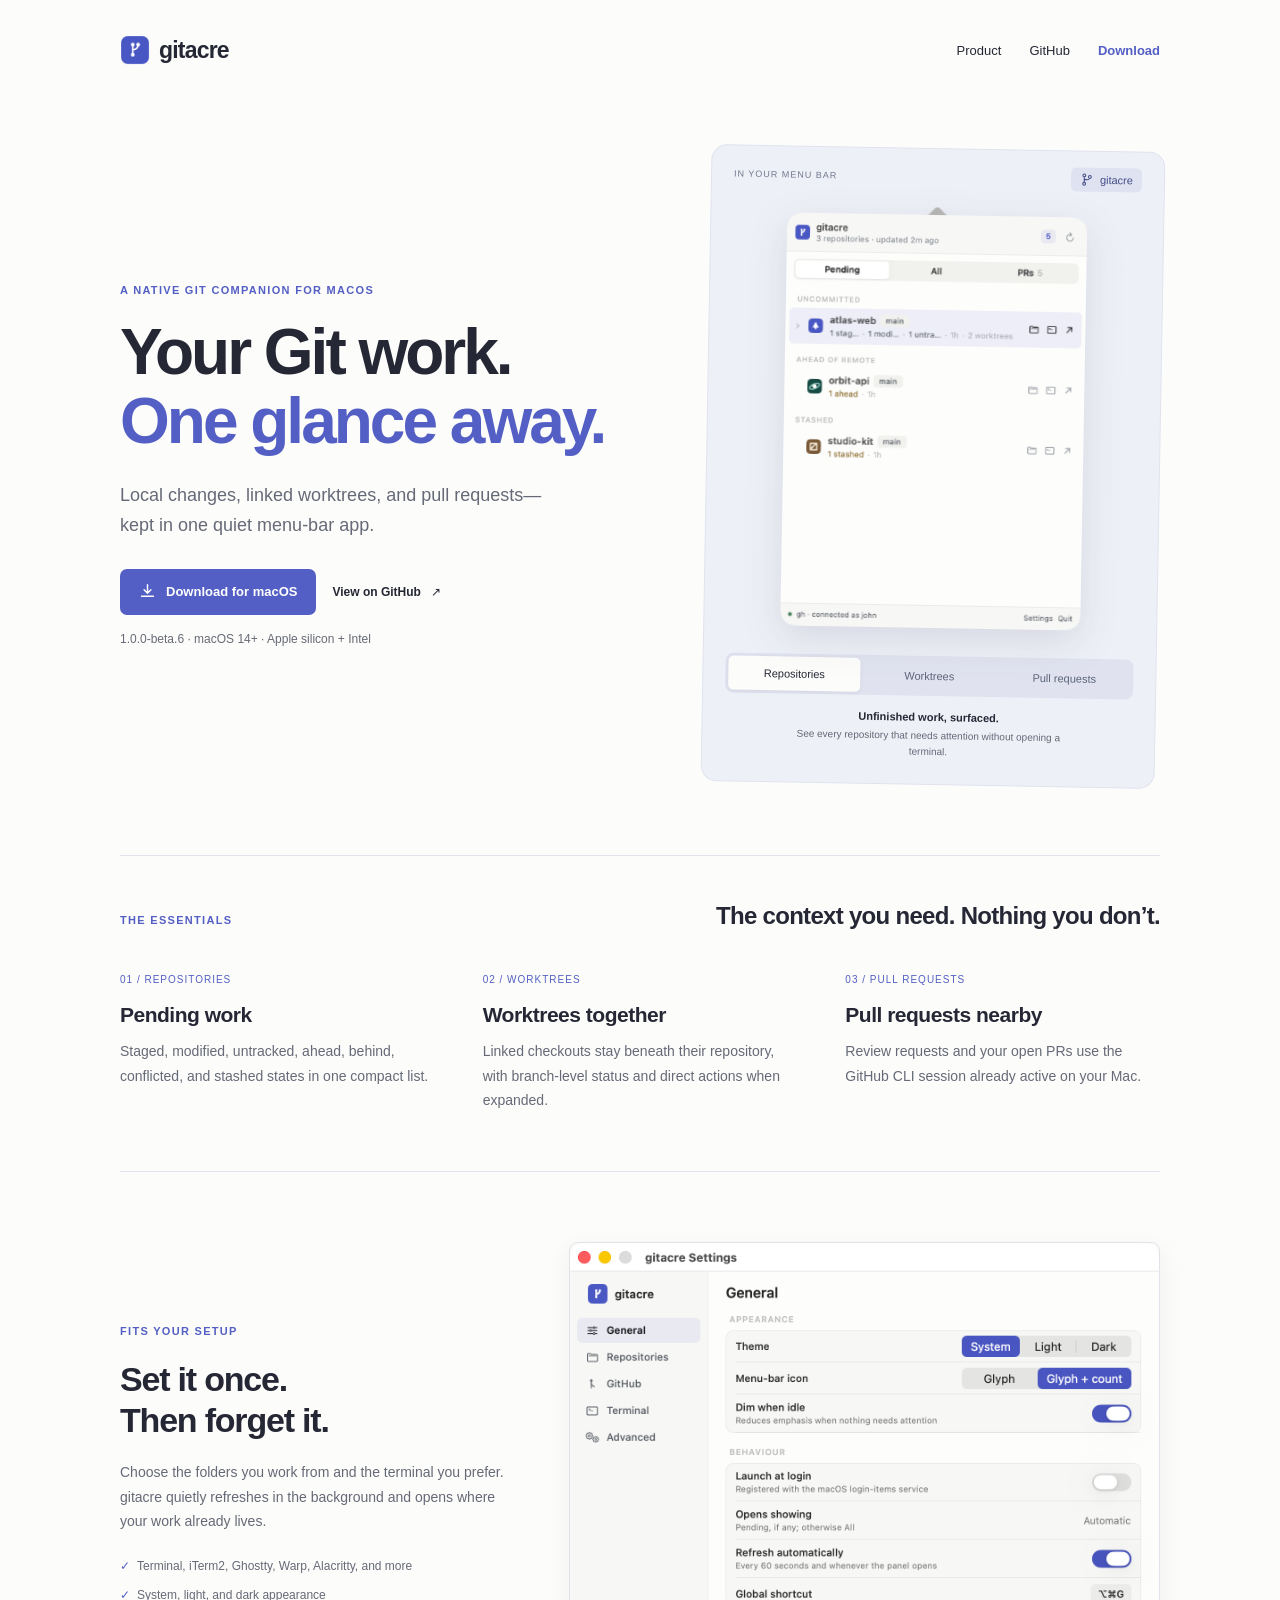
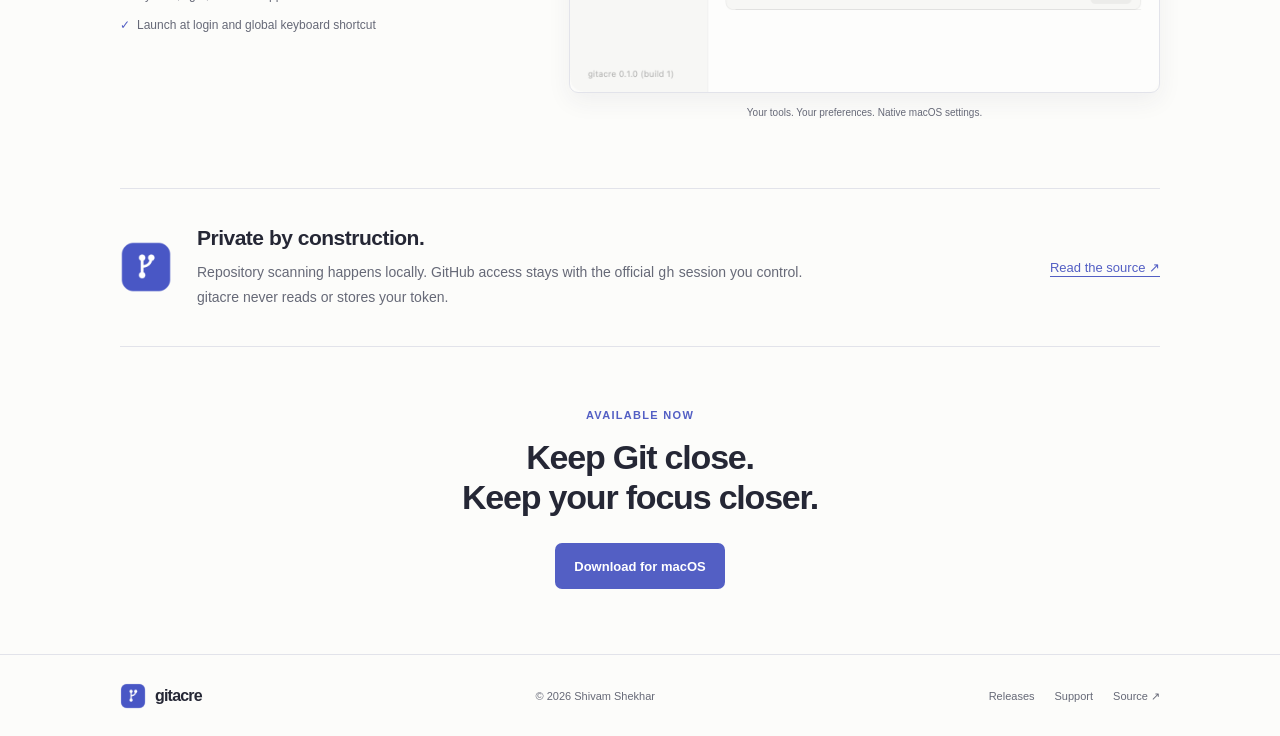
<file: website/index.html>
<!doctype html>
<html lang="en">
<head>
  <meta charset="utf-8">
  <meta name="viewport" content="width=device-width, initial-scale=1">
  <meta name="theme-color" content="#fcfcfa">
  <meta name="description" content="gitacre is a native macOS menu-bar app for local Git changes, worktrees, and pull requests.">
  <meta property="og:title" content="gitacre — Your Git work, one glance away">
  <meta property="og:description" content="A native macOS menu-bar app for local changes, worktrees, and pull requests.">
  <meta property="og:type" content="website">
  <title>gitacre - Your Git work, one glance away</title>
  <link rel="icon" href="assets/favicon.svg" type="image/svg+xml">
  <link rel="apple-touch-icon" href="assets/app-icon.png">
  <link rel="manifest" href="site.webmanifest">
  <link rel="stylesheet" href="styles.css?v=20261018b">
  <script type="module" src="script.js?v=20261018b"></script>
</head>
<body>
  <a class="skip-link" href="#main">Skip to content</a>

  <header class="site-header">
    <div class="nav shell">
      <a class="brand" href="#top" aria-label="gitacre home">
        <img src="assets/app-icon.png" alt="" width="30" height="30">
        <span>gitacre</span>
      </a>
      <nav class="nav-links" aria-label="Main navigation">
        <a href="#product">Product</a>
        <a href="https://github.com/shivamx96/gitacre">GitHub</a>
        <a class="nav-download release-link" href="https://github.com/shivamx96/gitacre/releases/download/v1.0.0-beta.6/gitacre-1.0.0-beta.6.dmg">Download</a>
      </nav>
    </div>
  </header>

  <main id="main">
    <section class="hero shell" id="top">
      <div class="hero-copy">
        <p class="eyebrow">A native Git companion for macOS</p>
        <h1>Your Git work.<br><span>One glance away.</span></h1>
        <p class="lede">Local changes, linked worktrees, and pull requests—kept in one quiet menu-bar app.</p>
        <div class="hero-actions">
          <a class="button button-primary release-link" href="https://github.com/shivamx96/gitacre/releases/download/v1.0.0-beta.6/gitacre-1.0.0-beta.6.dmg">
            <svg aria-hidden="true" viewBox="0 0 20 20"><path d="M10 2v10m0 0 4-4m-4 4L6 8M3 15.5h14"/></svg>
            <span>Download for macOS</span>
          </a>
          <a class="button button-quiet" href="https://github.com/shivamx96/gitacre">View on GitHub <span aria-hidden="true">↗</span></a>
        </div>
        <p class="requirements" id="release-note" aria-live="polite">1.0.0-beta.6 · macOS 14+ · Apple silicon + Intel</p>
      </div>

      <div class="product-preview">
        <div class="preview-menubar" aria-hidden="true"><span>IN YOUR MENU BAR</span><span class="menu-status"><svg viewBox="0 0 20 20"><circle cx="6" cy="4" r="2"/><circle cx="6" cy="16" r="2"/><circle cx="14" cy="6" r="2"/><path d="M6 6v8m0-4h3a5 5 0 0 0 5-2"/></svg>gitacre</span></div>
        <div class="preview-window" id="preview-panel" tabindex="0" role="tabpanel" aria-live="polite" aria-labelledby="preview-repositories">
          <img id="preview-image" src="assets/screenshots/gitacre-pending.png" alt="gitacre showing repositories with uncommitted, ahead-of-remote, and stashed work" width="836" height="1132">
        </div>
        <div class="preview-switcher" role="tablist" aria-label="Product previews">
          <button id="preview-repositories" type="button" role="tab" aria-controls="preview-panel" aria-selected="true" data-preview="repositories">Repositories</button>
          <button id="preview-worktrees" type="button" role="tab" aria-controls="preview-panel" aria-selected="false" data-preview="worktrees">Worktrees</button>
          <button id="preview-prs" type="button" role="tab" aria-controls="preview-panel" aria-selected="false" data-preview="prs">Pull requests</button>
        </div>
        <div class="preview-caption">
          <strong id="preview-title">Unfinished work, surfaced.</strong>
          <span id="preview-description">See every repository that needs attention without opening a terminal.</span>
        </div>
      </div>
    </section>

    <section class="essentials shell" id="product" aria-labelledby="essentials-title">
      <div class="section-heading">
        <p class="eyebrow">The essentials</p>
        <h2 id="essentials-title">The context you need. Nothing you don’t.</h2>
      </div>
      <div class="essential-grid">
        <article>
          <span class="essential-index">01 / REPOSITORIES</span>
          <h3>Pending work</h3>
          <p>Staged, modified, untracked, ahead, behind, conflicted, and stashed states in one compact list.</p>
        </article>
        <article>
          <span class="essential-index">02 / WORKTREES</span>
          <h3>Worktrees together</h3>
          <p>Linked checkouts stay beneath their repository, with branch-level status and direct actions when expanded.</p>
        </article>
        <article>
          <span class="essential-index">03 / PULL REQUESTS</span>
          <h3>Pull requests nearby</h3>
          <p>Review requests and your open PRs use the GitHub CLI session already active on your Mac.</p>
        </article>
      </div>
    </section>

    <section class="workflow">
      <div class="workflow-inner shell">
        <div class="workflow-copy">
          <p class="eyebrow">Fits your setup</p>
          <h2>Set it once.<br>Then forget it.</h2>
          <p>Choose the folders you work from and the terminal you prefer. gitacre quietly refreshes in the background and opens where your work already lives.</p>
          <ul>
            <li>Terminal, iTerm2, Ghostty, Warp, Alacritty, and more</li>
            <li>System, light, and dark appearance</li>
            <li>Launch at login and global keyboard shortcut</li>
          </ul>
        </div>
        <div class="settings-preview">
          <img src="assets/screenshots/gitacre-settings.png" alt="gitacre settings for appearance, menu-bar behavior, launch at login, refresh, and keyboard shortcut" width="1320" height="1008" loading="lazy">
          <p class="settings-caption">Your tools. Your preferences. Native macOS settings.</p>
        </div>
      </div>
    </section>

    <section class="privacy shell">
      <img src="assets/app-icon.png" alt="" width="52" height="52">
      <div>
        <h2>Private by construction.</h2>
        <p>Repository scanning happens locally. GitHub access stays with the official <code>gh</code> session you control. gitacre never reads or stores your token.</p>
      </div>
      <a href="https://github.com/shivamx96/gitacre">Read the source <span aria-hidden="true">↗</span></a>
    </section>

    <section class="closing shell">
      <p class="eyebrow">Available now</p>
      <h2>Keep Git close.<br>Keep your focus closer.</h2>
      <a class="button button-primary release-link" href="https://github.com/shivamx96/gitacre/releases/download/v1.0.0-beta.6/gitacre-1.0.0-beta.6.dmg">Download for macOS</a>
    </section>
  </main>

  <footer>
    <div class="footer-inner shell">
      <a class="brand" href="#top">
        <img src="assets/app-icon.png" alt="" width="26" height="26">
        <span>gitacre</span>
      </a>
      <span>© <span id="year">2026</span> Shivam Shekhar</span>
      <div class="footer-links"><a href="https://github.com/shivamx96/gitacre/releases">Releases</a><a href="https://github.com/shivamx96/gitacre/issues">Support</a><a href="https://github.com/shivamx96/gitacre">Source ↗</a></div>
    </div>
  </footer>
</body>
</html>
</file>
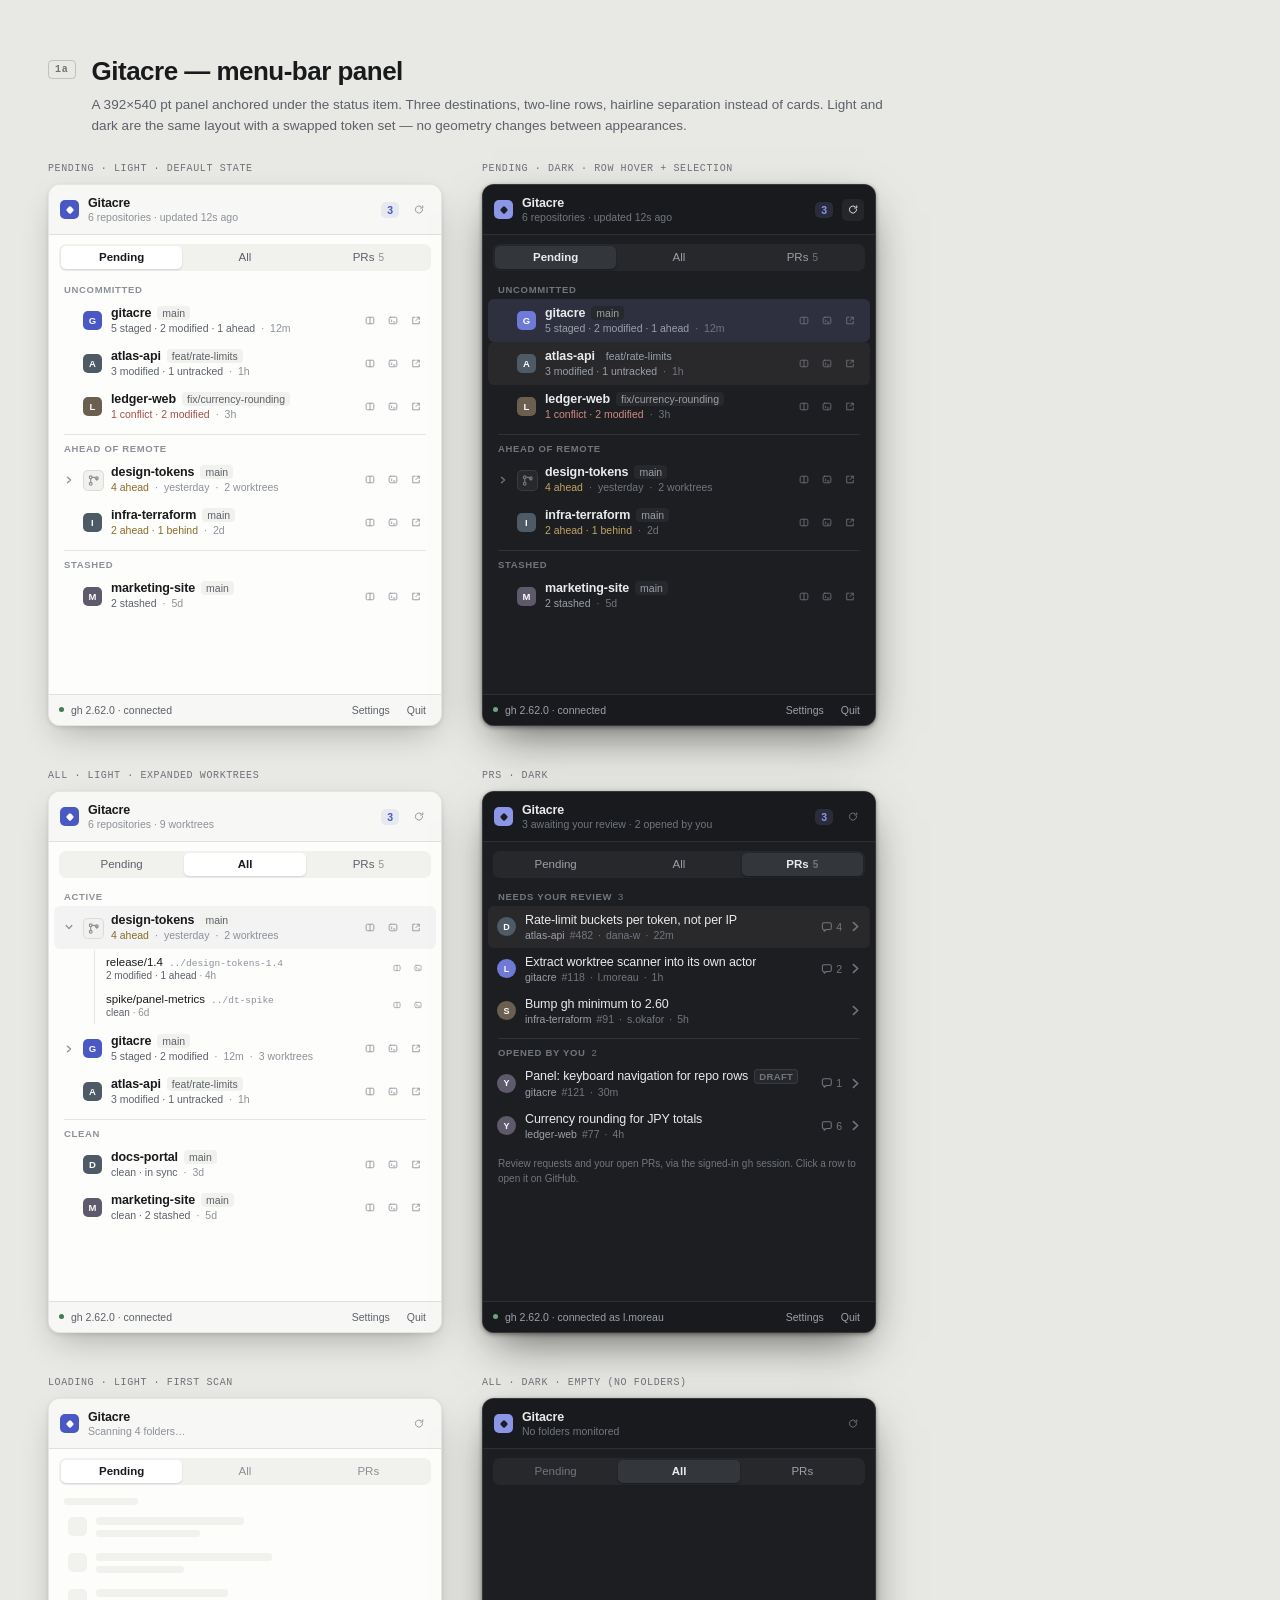
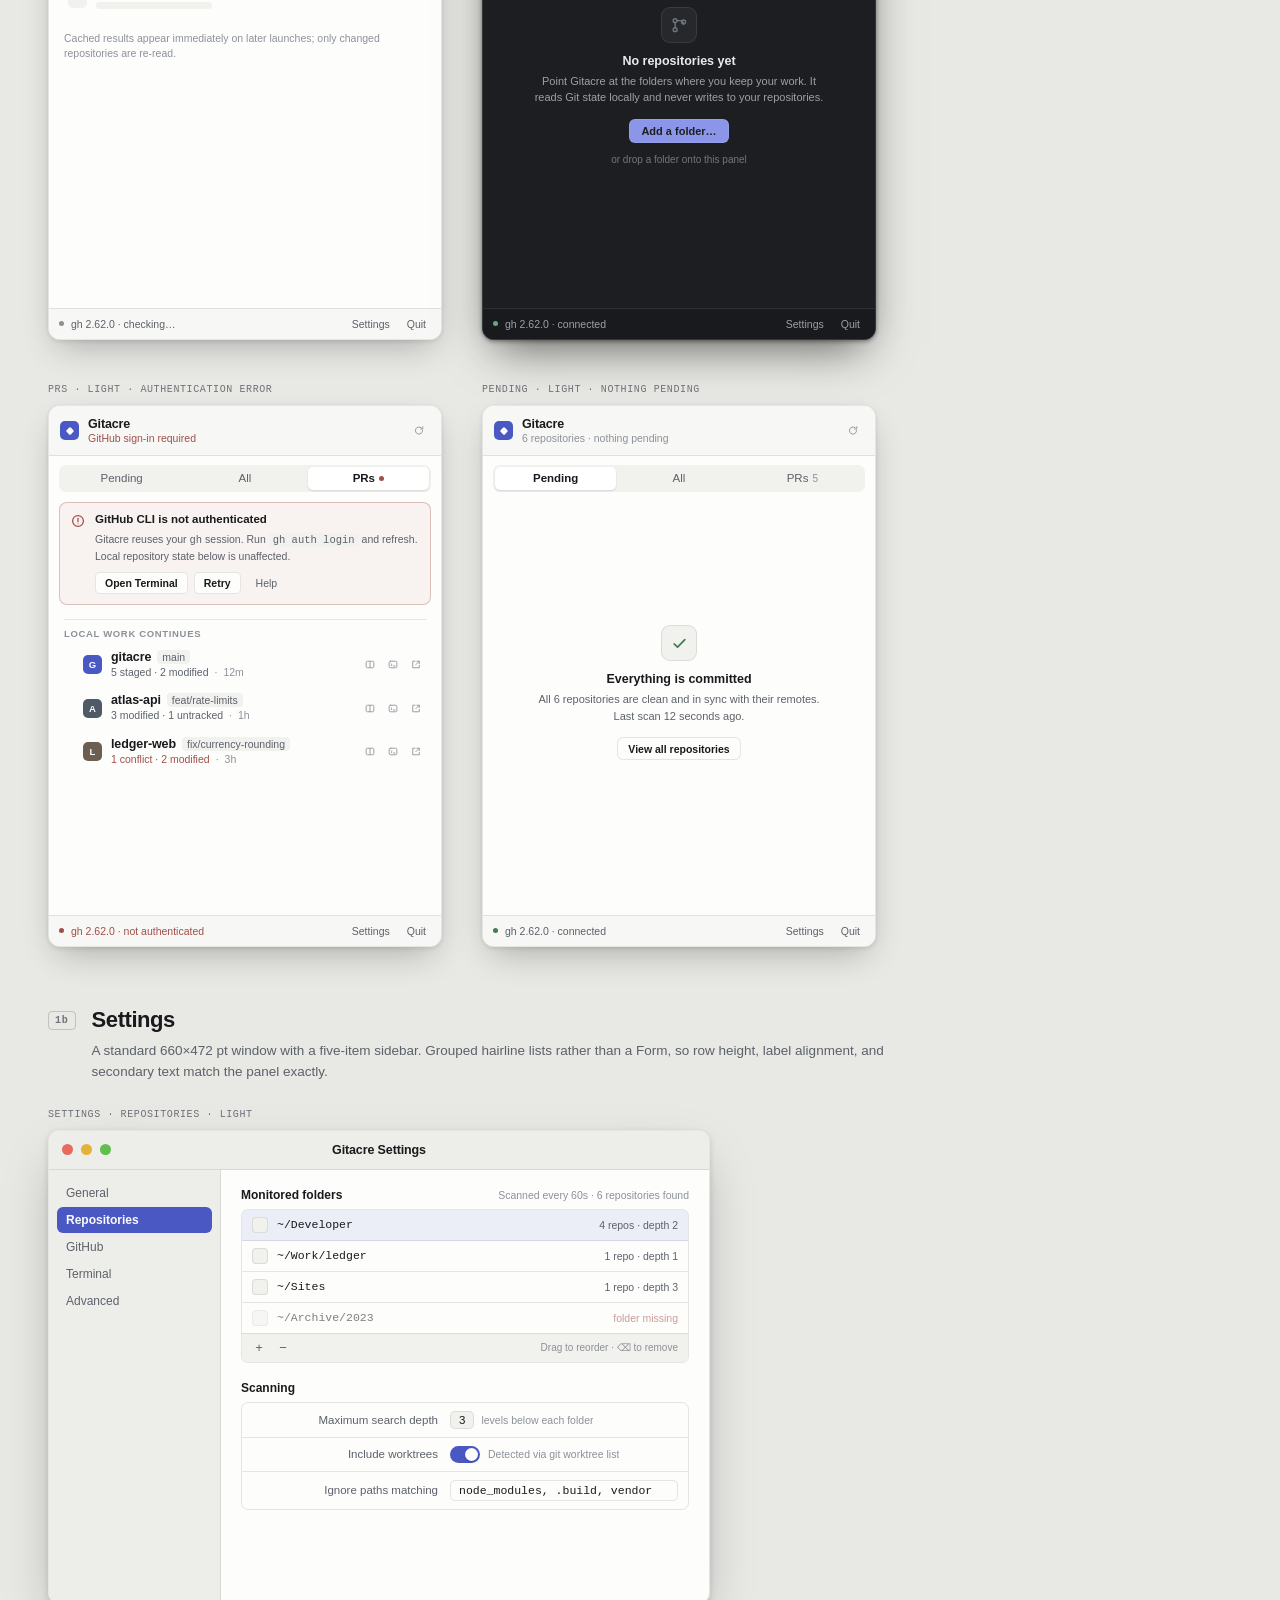
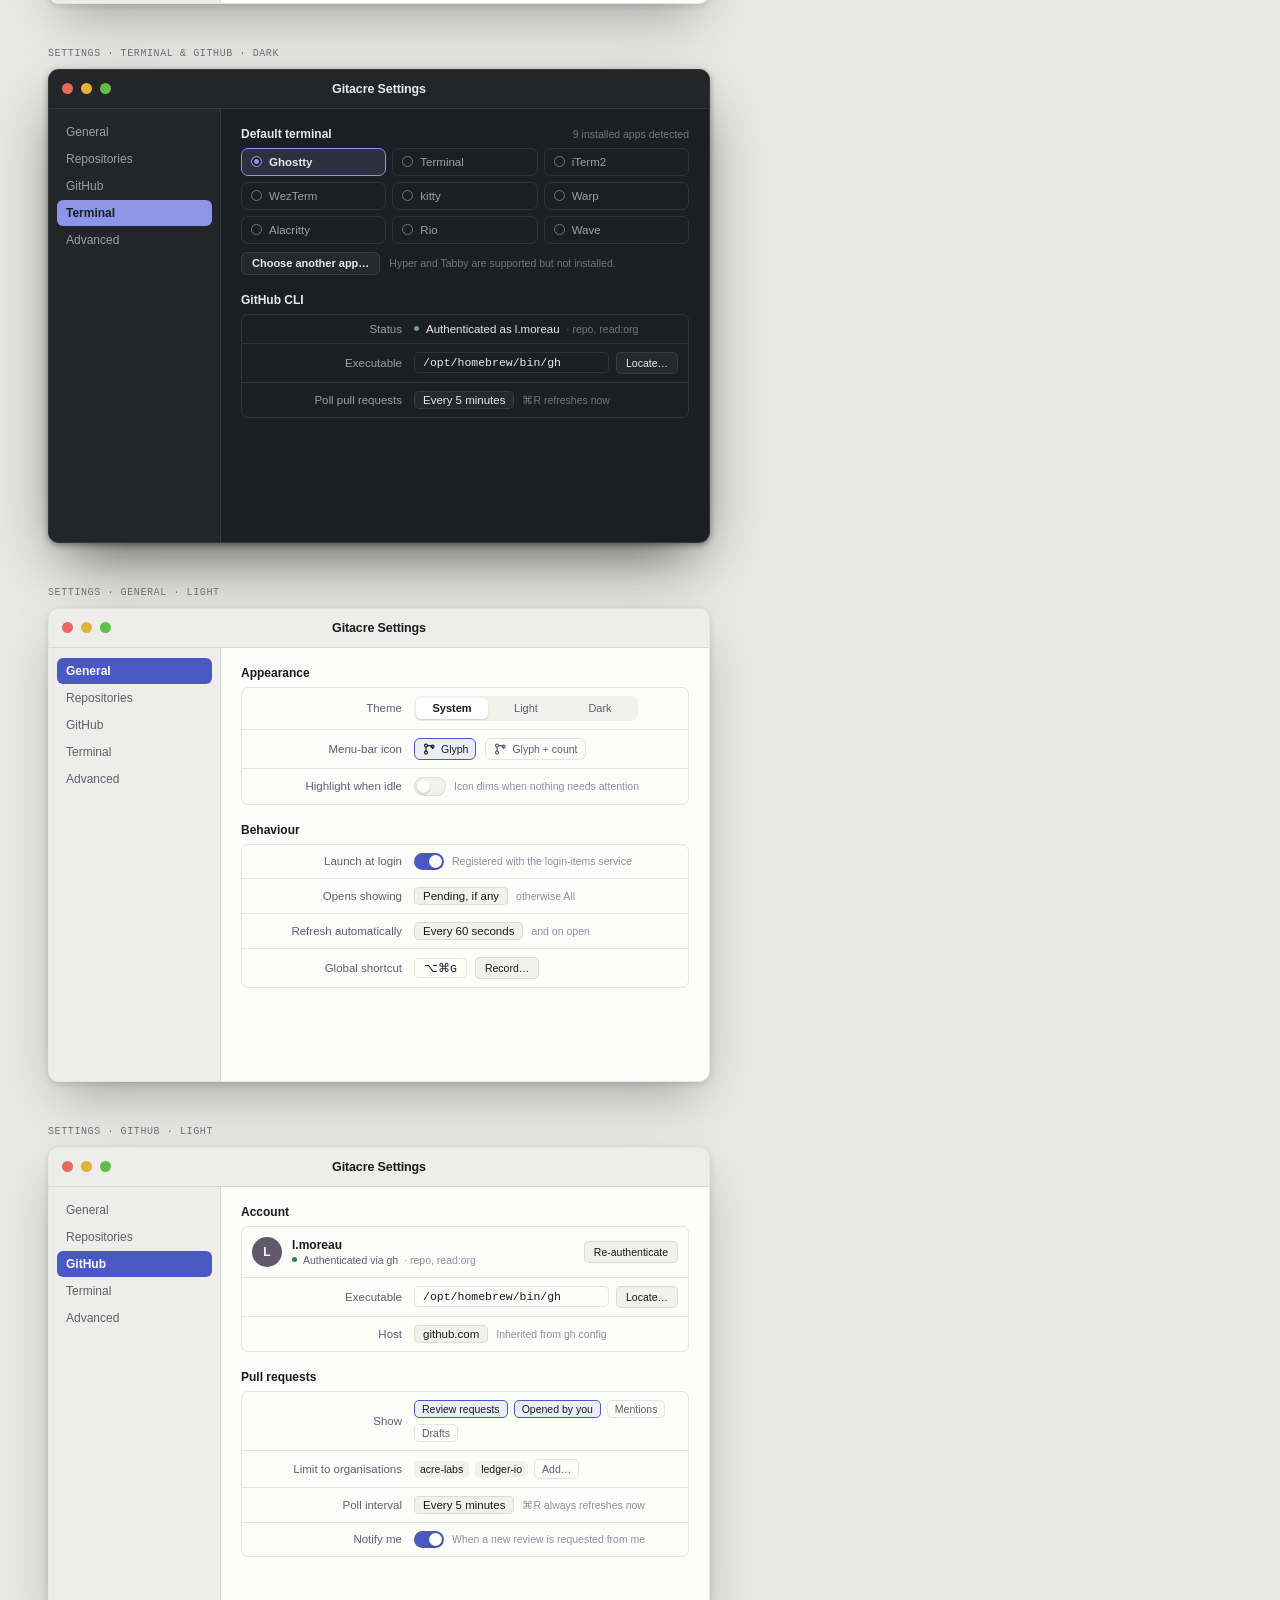
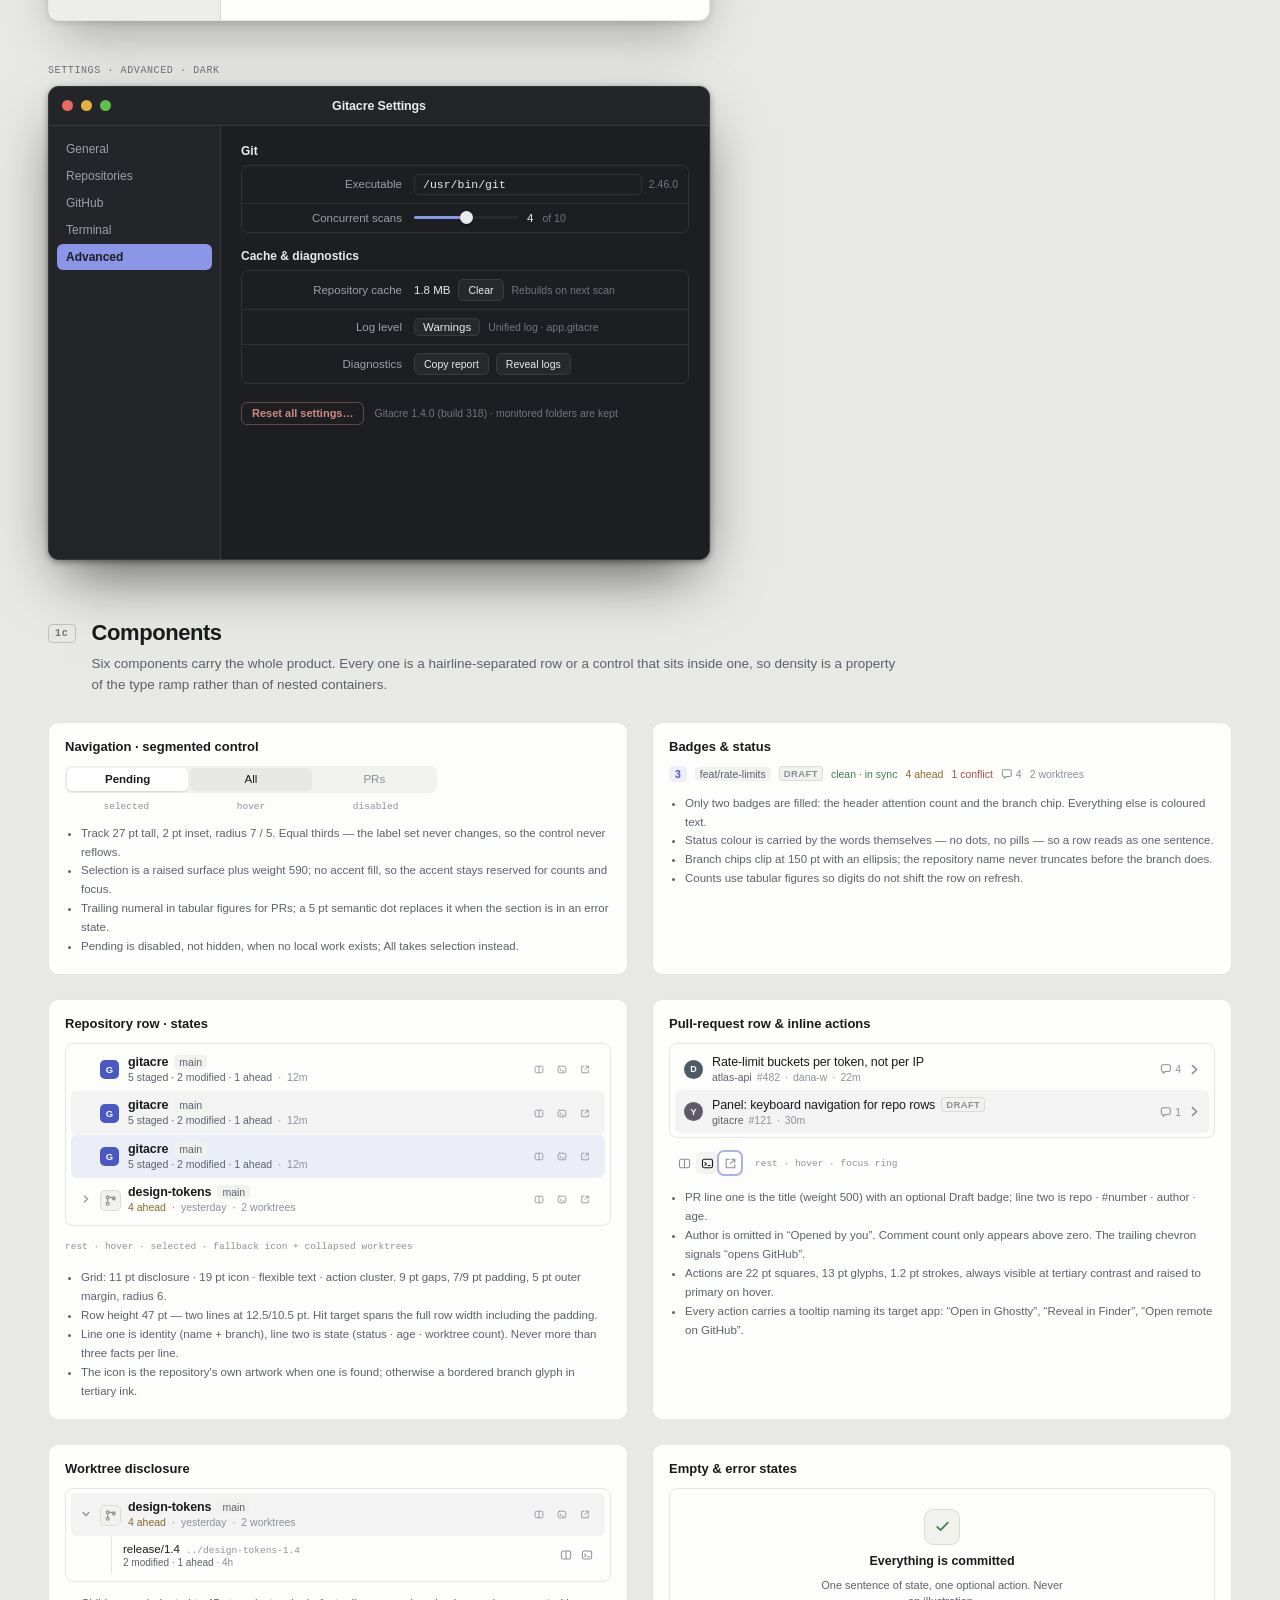
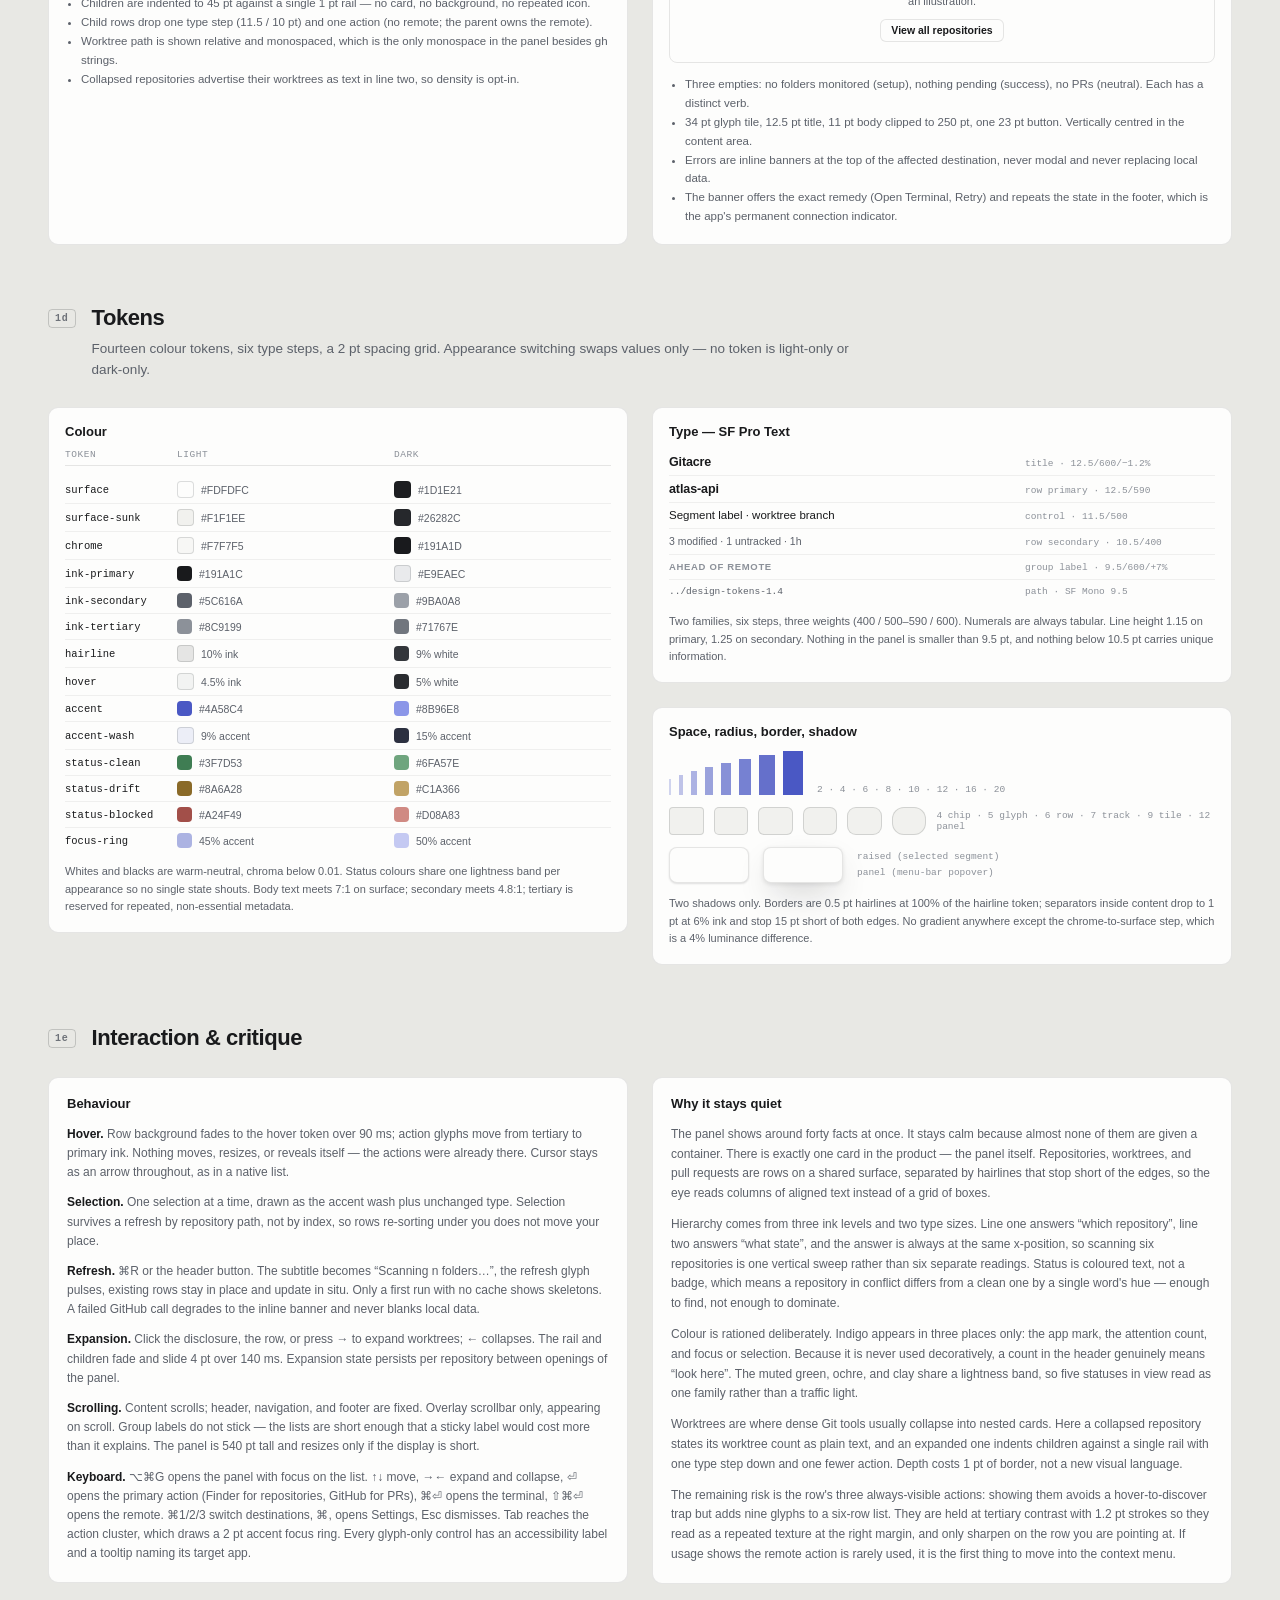
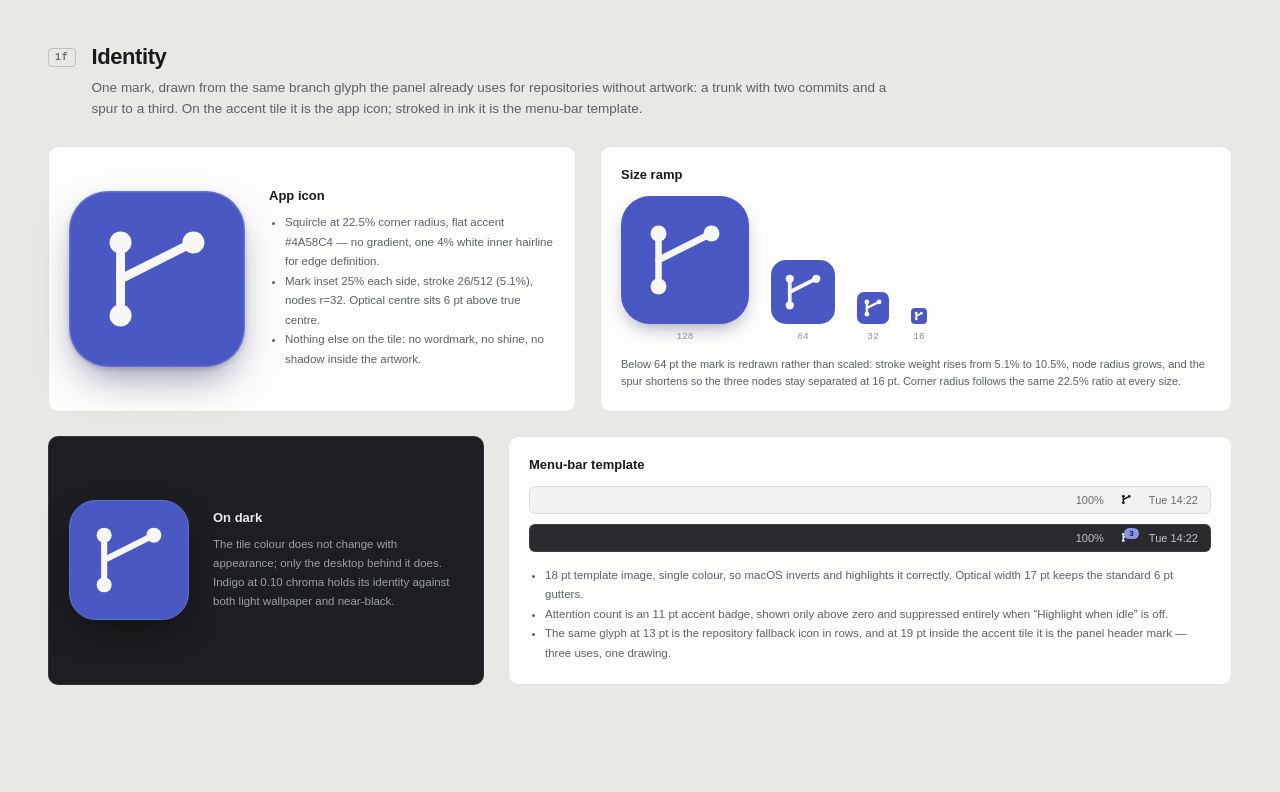
<file: DESIGN-SYSTEM.html>
<!DOCTYPE html>
<html>
<head>
  <meta charset="utf-8">
  <title>Gitacre — menu-bar app design</title>
  <style>
    * { margin: 0; padding: 0; box-sizing: border-box; }
    body { background: #4A58C4; display: flex; align-items: center; justify-content: center; min-height: 100vh; font-family: -apple-system, BlinkMacSystemFont, sans-serif; }
    #__bundler_loading { position: fixed; bottom: 20px; right: 20px; font: 13px/1.4 -apple-system, BlinkMacSystemFont, sans-serif; color: #666; background: #fff; padding: 8px 14px; border-radius: 8px; box-shadow: 0 1px 4px rgba(0,0,0,0.12); z-index: 10000; }
    #__bundler_thumbnail { position: fixed; inset: 0; width: 100%; height: 100%; display: flex; align-items: center; justify-content: center; background: #4A58C4; z-index: 9999; }
    #__bundler_thumbnail svg { width: 100%; height: 100%; object-fit: contain; }
    #__bundler_placeholder { color: #999; font-size: 14px; }
  </style>
  <noscript>
    <style>#__bundler_loading { display: none; }</style>
    <div style="position:fixed;bottom:12px;left:12px;font:13px/1.4 -apple-system,BlinkMacSystemFont,sans-serif;color:#999;background:rgba(255,255,255,0.9);padding:6px 12px;border-radius:6px;box-shadow:0 1px 4px rgba(0,0,0,0.08);z-index:10000;">
      This page requires JavaScript to display.
    </div>
  </noscript>
</head>
<body>
  <div id="__bundler_thumbnail">
  <svg viewBox="0 0 512 512" xmlns="http://www.w3.org/2000/svg">
    <rect width="512" height="512" fill="#4A58C4"></rect>
    <g stroke="#F7F7F5" stroke-width="26" stroke-linecap="round" fill="none">
      <path d="M150 184V328"></path>
      <path d="M150 256 333 164"></path>
    </g>
    <g fill="#F7F7F5">
      <circle cx="150" cy="150" r="32"></circle>
      <circle cx="150" cy="362" r="32"></circle>
      <circle cx="362" cy="150" r="32"></circle>
    </g>
  </svg>
</div>
  <div id="__bundler_loading">Unpacking...</div>

  <script>

document.addEventListener('DOMContentLoaded', async function() {
  const loading = document.getElementById('__bundler_loading');
  function setStatus(msg) { if (loading) loading.textContent = msg; }

  const FONT_MIME = /^(font[/]|application[/](x-)?font-|application[/]vnd\.ms-fontobject)/i;
  const MIME_TOKEN = /^[\w.+-]+[/][\w.+-]+$/;
  function toBase64(bytes) {
    let bin = '';
    for (let i = 0; i < bytes.length; i += 0x8000) {
      bin += String.fromCharCode.apply(null, bytes.subarray(i, i + 0x8000));
    }
    return btoa(bin);
  }

  // Error sink persists across replaceWith since it's on window, not the DOM.
  window.addEventListener('error', function(e) {
    // Failed resource loads (CSP-blocked links, scripts, images) fire plain
    // events at the element — warn only; real JS errors carry message/error.
    if (!e.message && !e.error && e.target && e.target !== window) {
      console.warn('[bundle] resource failed to load:',
        e.target.tagName, String(e.target.src || e.target.href || ''));
      return;
    }
    var p = document.body || document.documentElement;
    var d = document.getElementById('__bundler_err') || p.appendChild(document.createElement('div'));
    d.id = '__bundler_err';
    d.style.cssText = 'position:fixed;bottom:12px;left:12px;right:12px;font:12px/1.4 ui-monospace,monospace;background:#2a1215;color:#ff8a80;padding:10px 14px;border-radius:8px;border:1px solid #5c2b2e;z-index:99999;white-space:pre-wrap;max-height:40vh;overflow:auto';
    d.textContent = (d.textContent ? d.textContent + String.fromCharCode(10) : '') +
      '[bundle] ' + (e.message || e.type) +
      (e.filename ? ' (' + e.filename.slice(0, 60) + ':' + e.lineno + ')' : '');
  }, true);

  try {
    const manifestEl = document.querySelector('script[type="__bundler/manifest"]');
    const templateEl = document.querySelector('script[type="__bundler/template"]');
    if (!manifestEl || !templateEl) {
      setStatus('Error: missing bundle data');
      console.error('[bundler] Missing script tags — manifestEl:', !!manifestEl, 'templateEl:', !!templateEl);
      return;
    }

    const manifest = JSON.parse(manifestEl.textContent);
    let template = JSON.parse(templateEl.textContent);

    // Nested page bundles (iframe targets). Each ships ONCE, in the ROOT
    // document's manifest; frame srcs carry an about:blank#<uuid> marker
    // instead of a substitutable uuid. Every document mints the blobs for
    // its OWN frames — from local text at the root, or text obtained from
    // its DIRECT parent over the relay protocol below — so each frame
    // navigation stays same-origin with its initiator and a deduped page
    // loads at any depth on any host, including a file:// download's
    // opaque origins (where a blob minted by one document cannot be
    // navigated to by another).
    const pageOrderEl = document.querySelector('script[type="__bundler/page_order"]');
    const pageOrder = pageOrderEl ? JSON.parse(pageOrderEl.textContent) : [];
    const pageSet = new Set(pageOrder);
    const pageTexts = {};

    // ── Nested-page text protocol (parent-chain relay) ──
    // Page bundles ship once, in the ROOT document's manifest. Every
    // document mints the blobs for its OWN frames, obtaining page text
    // through a strict parent-chain relay: a document only ever SENDS to
    // its direct parent (which, for every document the publisher's own
    // runtime minted, is another publisher document) and only ACCEPTS
    // text from that direct parent; requests from below are honored only
    // for the document's own child frames, and the ROOT never sends
    // upward at all. That last rule is load-bearing: the artifact host's
    // frame-ancestors allows claude.ai (and friends) to frame an
    // artifact, so window.top can be a FOREIGN document — a top-addressed
    // protocol would hand page uuids to that ancestor and accept forged
    // "page text" from it, minting attacker HTML as an artifact-origin
    // blob document. The chain never touches the ancestor: requests stop
    // at the root, replies are origin-addressed per hop (never '*' when
    // an origin exists), and both directions are origin-gated (on https
    // a foreign sender's origin can never equal this document's; in
    // opaque contexts — file:// — everything serializes as 'null', where
    // an embedded EXTERNAL frame still fails the gate by carrying its
    // own real origin, and a sandboxed child of such a frame is excluded
    // by the own-child-frames check plus uuid unguessability). Shape is
    // deny-by-default: one request form, one reply form, no error
    // replies.
    // window.origin is the SERIALIZED SECURITY origin ('null' in opaque
    // contexts such as a sandboxed preview iframe) — location.origin is
    // computed from the URL and stays 'https://…' even when the document
    // is sandboxed, which would misgate every opaque chain.
    const OWN_TARGET = /^https?:[/][/]/.test(window.origin || '')
      ? window.origin
      : '*';
    function trustedOrigin(e) {
      if (e.origin === window.origin) return true; // https chains; opaque==opaque
      // file:// trees: Chrome serializes the file document's origin as
      // 'file://' while the blob: documents it mints serialize as 'null',
      // so the two legitimate shapes can never string-match — accept the
      // pair in both directions. https origins never serialize as either,
      // and sender identity (own child frame / direct parent) is checked
      // separately.
      return (
        (e.origin === 'null' &&
          (window.origin === 'file://' ||
            window.location.protocol === 'file:')) ||
        (/^file:/.test(e.origin) && window.origin === 'null')
      );
    }
    // Non-empty only in the root document (nested bundles ship an empty
    // island), so it doubles as the root marker: the root answers from
    // local text and treats a miss as authoritative — never relaying to
    // its (possibly foreign) parent.
    const isPageRoot = pageOrder.length > 0;
    const blobUrls = {};
    const resourceBlobs = {};
    const UUID_SHAPE = /^[0-9a-f]{8}-[0-9a-f]{4}-[0-9a-f]{4}-[0-9a-f]{4}-[0-9a-f]{12}$/;
    const pendingFrames = {}; // uuid -> [{el, frag}] awaiting text for own frames
    const pendingRelays = {}; // uuid -> [childWindow] awaiting text to pass down
    function mountPage(el, frag, text) {
      const pageBlob = new Blob([text], { type: 'text/html' });
      const u = URL.createObjectURL(pageBlob);
      resourceBlobs[u] = pageBlob;
      el.src = u + frag;
    }
    function deliverPage(uuid, text) {
      const frames = pendingFrames[uuid];
      delete pendingFrames[uuid];
      if (frames) for (const f of frames) mountPage(f.el, f.frag, text);
      const relays = pendingRelays[uuid];
      delete pendingRelays[uuid];
      if (relays) {
        for (const cw of relays) {
          try { cw.postMessage({ __bundler_page: uuid, __bundler_text: text }, OWN_TARGET); } catch (err) { /* gone */ }
        }
      }
    }
    function ownFrameWindows() {
      const out = [];
      for (const f of Array.from(document.querySelectorAll('iframe'))) {
        try { if (f.contentWindow) out.push(f.contentWindow); } catch (err) { /* detached */ }
      }
      return out;
    }
    window.addEventListener('message', function (e) {
      const d = e.data;
      if (!d || typeof d !== 'object' || !e.source) return;
      // Origin gate first; the structural checks below (own-child-frames
      // for requests, direct-parent + solicited-uuid for replies, the
      // root's never-relay rule) are what hold in fully opaque chains
      // where origin strings can't discriminate — a sandboxed root's
      // FOREIGN wrapper still fails all three even though both serialize
      // as real-vs-'null' rather than matching.
      if (!trustedOrigin(e)) return;
      if (typeof d.__bundler_need === 'string' && UUID_SHAPE.test(d.__bundler_need)) {
        // Requests are honored only for this document's own child frames.
        if (ownFrameWindows().indexOf(e.source) < 0) return;
        const uuid = d.__bundler_need;
        const text = pageTexts[uuid];
        if (typeof text === 'string') {
          try { e.source.postMessage({ __bundler_page: uuid, __bundler_text: text }, OWN_TARGET); } catch (err) { /* gone */ }
          return;
        }
        if (isPageRoot || window.parent === window) return; // authoritative miss
        const waiting = pendingRelays[uuid];
        if (waiting) {
          if (waiting.indexOf(e.source) < 0) waiting.push(e.source);
          return;
        }
        // Never-answered uuids would otherwise accumulate forever under a
        // request spray; past the cap (far above any real page count) new
        // relays are dropped rather than remembered.
        if (Object.keys(pendingRelays).length >= 128) return;
        pendingRelays[uuid] = [e.source];
        window.parent.postMessage({ __bundler_need: uuid }, OWN_TARGET);
      } else if (
        typeof d.__bundler_page === 'string' &&
        UUID_SHAPE.test(d.__bundler_page) &&
        typeof d.__bundler_text === 'string'
      ) {
        // The shape test is load-bearing beyond tidiness: the solicited
        // check below uses the in operator, which matches prototype keys
        // ('__proto__', 'constructor') — an unshaped key would reach
        // deliverPage and throw, painting the error banner.
        // Text is accepted only from the direct parent — the document
        // that minted this one.
        if (e.source !== window.parent || window.parent === window) return;
        if (!(d.__bundler_page in pendingFrames) && !(d.__bundler_page in pendingRelays)) return;
        deliverPage(d.__bundler_page, d.__bundler_text);
      }
    });

    const uuids = Object.keys(manifest);
    setStatus('Unpacking ' + uuids.length + ' assets...');

    await Promise.all(uuids.map(async (uuid) => {
      const entry = manifest[uuid];
      try {
        const binaryStr = atob(entry.data);
        const bytes = new Uint8Array(binaryStr.length);
        for (let i = 0; i < binaryStr.length; i++) bytes[i] = binaryStr.charCodeAt(i);

        let finalBytes = bytes;
        if (entry.compressed) {
          if (typeof DecompressionStream !== 'undefined') {
            const ds = new DecompressionStream('gzip');
            const writer = ds.writable.getWriter();
            const reader = ds.readable.getReader();
            writer.write(bytes);
            writer.close();
            const chunks = [];
            let totalLen = 0;
            while (true) {
              const { done, value } = await reader.read();
              if (done) break;
              chunks.push(value);
              totalLen += value.length;
            }
            finalBytes = new Uint8Array(totalLen);
            let offset = 0;
            for (const chunk of chunks) { finalBytes.set(chunk, offset); offset += chunk.length; }
          } else {
            console.warn('DecompressionStream not available, asset ' + uuid + ' may not render');
          }
        }

        if (pageSet.has(uuid)) {
          pageTexts[uuid] = new TextDecoder().decode(finalBytes);
          return;
        }
        if (FONT_MIME.test(entry.mime) && MIME_TOKEN.test(entry.mime)) {
          // Strict artifact hosts allow font-src data: but not blob:.
          blobUrls[uuid] = 'data:' + entry.mime + ';base64,' +
            (entry.compressed ? toBase64(finalBytes) : entry.data);
        } else {
          const blob = new Blob([finalBytes], { type: entry.mime });
          blobUrls[uuid] = URL.createObjectURL(blob);
          resourceBlobs[blobUrls[uuid]] = blob;
        }
      } catch (err) {
        console.error('Failed to decode asset ' + uuid + ':', err);
        const blob = new Blob([], { type: entry.mime });
        blobUrls[uuid] = URL.createObjectURL(blob);
        resourceBlobs[blobUrls[uuid]] = blob;
      }
    }));

    const extResEl = document.querySelector('script[type="__bundler/ext_resources"]');
    const extResources = extResEl ? JSON.parse(extResEl.textContent) : [];
    const resourceMap = {};
    for (const entry of extResources) {
      if (blobUrls[entry.uuid]) resourceMap[entry.id] = blobUrls[entry.uuid];
    }

    // Artifact-host CSP (connect-src 'self') refuses fetch() of blob: URLs —
    // consumers read these Blobs directly. Survives the swap like the error sink.
    window.__resourceBlobs = resourceBlobs;

    setStatus('Rendering...');
    // Page uuids have no blob here — they ride inside about:blank#<uuid>
    // frame markers the pass below resolves after the swap.
    for (const uuid of uuids) {
      if (pageSet.has(uuid)) continue;
      template = template.split(uuid).join(blobUrls[uuid]);
    }

    // Strip integrity + crossorigin — blob URLs from a file:// document inherit
    // a null origin, so crossorigin forces a CORS fetch that SRI then rejects.
    // The manifest bytes are ours; SRI protects against CDN compromise, not this.
    template = template.replace(/\s+integrity="[^"]*"/gi, '').replace(/\s+crossorigin="[^"]*"/gi, '');

    const resourceScript = '<script>window.__resources = ' +
      JSON.stringify(resourceMap).replace(/<\//g, '<\\/') +
      ';</' + 'script>';
    // Inject after <head> so the DOCTYPE stays first; prepending the script
    // would push the parser into quirks mode. DOMParser always emits a <head>
    // (synthesizing one if the source HTML omitted it) but may carry
    // attributes through, so match the full opening tag. slice() rather than
    // replace() keeps us clear of $-pattern substitution in resourceScript.
    const headOpen = template.match(/<head[^>]*>/i);
    if (headOpen) {
      const i = headOpen.index + headOpen[0].length;
      template = template.slice(0, i) + resourceScript + template.slice(i);
    }

    // Parse the template and swap the root element. Scripts inserted via
    // DOMParser/replaceWith are inert per spec — re-create each with
    // createElement so they execute, awaiting onload for src scripts to
    // preserve ordering (React before ReactDOM before Babel before text/babel).
    const doc = new DOMParser().parseFromString(template, 'text/html');
    document.documentElement.replaceWith(doc.documentElement);

    // Resolve page-frame markers: mint this document's own blob for each
    // framed page — from local text when this is the root, otherwise by
    // asking the direct parent over the relay protocol above. An
    // unanswered request leaves the frame on about:blank, the same
    // degraded state as a refused embed.
    {
      const MARKER = /^about:blank#([0-9a-f]{8}-[0-9a-f]{4}-[0-9a-f]{4}-[0-9a-f]{4}-[0-9a-f]{12})(#.*)?$/;
      const needed = [];
      for (const el of Array.from(document.querySelectorAll('iframe'))) {
        const m = MARKER.exec(el.getAttribute('src') || '');
        if (!m) continue;
        const text = pageTexts[m[1]];
        if (typeof text === 'string') {
          mountPage(el, m[2] || '', text);
        } else if (window.parent !== window && !isPageRoot) {
          const had = pendingFrames[m[1]];
          (pendingFrames[m[1]] = had || []).push({ el: el, frag: m[2] || '' });
          if (!had) needed.push(m[1]);
        }
      }
      for (const uuid of needed) {
        window.parent.postMessage({ __bundler_need: uuid }, OWN_TARGET);
      }
    }

    const dead = Array.from(document.scripts);
    for (const old of dead) {
      const s = document.createElement('script');
      for (const a of old.attributes) s.setAttribute(a.name, a.value);
      s.textContent = old.textContent;
      // text/babel scripts with a src: read and inline. transformScriptTags
      // does XHR against the src, but blob:null/ from a file:// origin is
      // silently dropped. Inlining makes it a plain inline babel script,
      // which transformScriptTags handles unconditionally.
      if ((s.type === 'text/babel' || s.type === 'text/jsx') && s.src) {
        const pre = resourceBlobs[s.src.split('#')[0]];
        s.textContent = pre ? await pre.text() : await (await fetch(s.src)).text();
        s.removeAttribute('src');
      }
      const p = s.src ? new Promise(function(r) { s.onload = s.onerror = r; }) : null;
      old.replaceWith(s);
      if (p) await p;
    }
    // Babel standalone auto-transforms type=text/babel on DOMContentLoaded,
    // which fired before we swapped the document. Trigger manually if present.
    if (window.Babel && typeof window.Babel.transformScriptTags === 'function') {
      window.Babel.transformScriptTags();
    }
  } catch (err) {
    setStatus('Error unpacking: ' + err.message);
    console.error('Bundle unpack error:', err);
  }
});

  </script>

  <script type="__bundler/manifest">
{"5e2a572c-d827-4810-b016-e7a4b13a6c59":{"mime":"text/html","compressed":true,"data":"H4sIAAAAAAAAE+1ZW2/bNhR+z684Y4ehASpFNzu2bBlYu7V9CTIMxYBh2AMt0RJbidQoypcF+V197y8bjig5duzEiZdeHgoDFnl0RB5+/[base64]/XcMvLTTmsm47qKyFQurSqjiVyEDuDPK5dg9BUX6SmZnAA0+N4CcJaz5T403teV5rOV1e5+J45lLlVryCz1zbgA4yq2+AzmNK/N3sUZm7/C3TP3UWOegmEQGRDIGE8z3TSRaS8l7i44MIABAao4tTKeJExERKuakcm4pDqDJCIXnt0D1/agZ/chAOz17QGBGc/ziCC+iIySH1hE4lopJvQrtLmTWq0Nru2vRbg1MS0j0sC8JX4vuejkk/EZWoE0nqftus+ahd8DwuVnAQEBwKUHDQx9e4C9bwCE8VnC57ep1kwWoieOzIpNG5nXOMRdHMqZ1kxt4Xd41G337O24p+ZCo4Meyf+ZFNqq+L8sHNo4eNNfmPnPHWdkbLaqksYYQWzHY0XrNM9ev8QfmWwubQ3YIS6l+arM/j8WjSR00HaoZM6TNkhklKvT0U6sqWo1806PBeuOYHHbE1z/xhWwveULbgBusM8bjiC717uL7ZNxzFWcM4iXEQkIxKuI+HafgMLnesh6o7BP0XUOahoVVA726649Gz3anQcXPbsHvt3PPNulPvhNTHfBB3+fB2443mF33NpM/[base64]/ij7Tz4QDfFLTO2sss6LhwMEHdsv3tDWCtnM4186ELEtNZaCtCrkkXEdEhX1v/O5ozmwAW8xppetZE9p1OW77u7leA87ybBNe0j81KbBZtifMM/m7q8pJhA9qTOHUpsl/gPq9pvB6y9leGXy4f3VHmYEQAzF+arVUQ8OyBrAx17o3od4jhqGREPUxM+t5HOzsGzgzmq7C0cDTsewJvLkgnkxZtMVlqvtmnT3dRMFVzQ/DttviBtHvTO8ERsCmwf+rnbvAEGVnu9OLf7MLTdzHsalilWSM1ACnjD9dt6uodrRuU7zb41mt28H7t2Hwa2P/dt/61nB394dpD5tn8xaF6csR3MfTswip4dQN8ewrntHiJQmzDXl/[base64]/9wavgmOsaE6TngaFY6ZfHIbgs83dnEx/3ekvv9700/Rp5t6oRo7zgvIrYHC9/Qmq/fZ0Zj6N/QfPcZBpMhsAAA=="},"1c7ed62a-b4d9-4f47-95d6-4758c1098584":{"mime":"text/html","compressed":true,"data":"H4sIAAAAAAAAE8VY7W7bNhT9n6e4Y7ehBkJGkj9iS5aB9WPYgA0rhqLAftISJbORSI6kbKeGn2v/92QDKTmxnaRpXQODAUu8Eu/HOYfktaffvfnj9fu/[base64]/[base64]/LqWelqUoc/0UlV/GC5zkTiWVri++MrKq4Mtx41Pw68qC53O4TzTAvYEmrpl1kuaaFo/WulONidlTsE/[base64]/zGd6+OvA3o+QSK48X1f2u9Oz29ISKxveqxRUrrN9mHpZz8SghmaxrJqzZp+Sg0C/JoP+Yjr8AkD1GlyW0DQIKIwTtwdLeu1bilXTHNwQQDiAcIHBecav9FFndMAQFr6oU+V0fjNXyxpHUaM2Efe2w2FnxLgyJ7kzuhP0ouUiR3yLQbKqoXUCeot/DCMYkygIgE0zGEJJrHLbXX0Zk8FufjCCMPkzIZIFJ/3VEBjAhEwjJCCYk9NcxiT70yXUWYDIhYxySawjb62JExlnoqiJj79P7/eQ6HRffNTzL8h6kQ7buJb0npf1taR/ScA/S8AjSMYwfA3QPg4gMISQRDMkIBuBGIzL+dsQzqnaAP03EERLdIrm7dJ1f1zTaW8VS5A4N/wBBTi3FeYa7536otFQmRZsf/26kTb5Xmjk42lHcWX3Gnak/iS7b2xbCzjyMtp3ZH5WH81nOrdSdrXuLrbup3bSuwzt46U/XgVa85hbmTXbDrAHFNFh5w8QlCGn98Nd3B46seX+r2IEfY13v1t7v0nQ7/3mypLaiBlPFT0lDNPV5shiMo1Pit0fDeVLIqaB4dVIW5ZkUE0X1KfF3G8mZqDglBd86nif+KeHbfvM88d+ckoD7QfRseH+MPxv/xfCnUTCanJLFvDwPBL5JV9Rt/qeBof4HKWwP/1To/k24av/s+A/stORRBBEAAA=="},"f5e4a34e-1112-4576-a8e5-cf44b8a2c3b1":{"mime":"text/javascript","compressed":true,"data":"H4sIAAAAAAAAE91963rcNpLo/zwFxPHYpNRNXWI7ScttjS3JjhPJ8khyMrOSRmKT6G5KbJIm2LpE7u/bh9gn3Cc5XxXuIFuXJLPn7Jn91lGDQKFQKBQKVYXC8jJ5v/1xe//N4fYWGVbFhCRxt5rmdTqhy6yKlxfDmpH//s//IklB8qImNEnrkOzTwTTNEnKV1mNyFidGK/L0KRlMc1JNc4KVzsJvvCmjhNVVGtfe+je+H5D+a3L7DSGXUUVOTxM6/FQVJemTvcE5jeswocM0p1BGq/pm3az4sagmUSaq+8XgvEMu6E2HXEbZlCLcC3pD0pwUg3OyoYEbVW8JzacTWkWDjPZIXU1ph8RFPkxHU6vsqkpr8zd2QWYB6QHwowt6c0L6vFSjWE4HWRq/S2mWzEPQGQevU9+UtBgi8gv9PvHYzWRQZB7ZwKIl4nmkZwJa/+YbQpaXCcxRRaO4Dmv2DSHDaR7XaZGTEa33odgPkNAERshqsk/65CrNk+IqxM/[base64]/UdZUOpjX1PYSPULyAbGwgktjEJv2tAFPTSZlFNe2RJA7TPKfVj4e7Ox3x9Zz19Kg21J9hTa/rzSKvaV6Tr1/5wvA82YqPQf3AkeCvWYMdxbwc0uvaZ5UzJ0VJ892ojoExll/BTPgbvWN29K/XJ4vBxuvlkF7TGJsZ86MazZ2mOCsYJX3glTCLWP0hT+j13tD3Xi1DH6/N6RZ1+33SXYWR8t+vNGphCq3n9iXJK7pjWRpT32lMljS4o5WTMKP5qB53eF8WeyQFcCmsv6293U9AusoPQqThu6qYHNRVmo+AIB3iwRQtj+tJZnPY/2Ye/R/mSjWaKrqSjIkshr8ljhxuD8egaMJ/csiEZLTmIBP+u65u1Nh4OemTnw72PvKpxP54zRmJkf9l7Ud0OtP4ij6+fpU7nCjATa7A7d6Dr2+qKroJU4b/9XmlIPj9nYtVPDiXDJKYfCTZpw81wify59OnEkuruG/iumF/6zWWXUVZTfrkVqAzLCri8y8XpBhKFeeC3jDY+Y0xAr0ujlZOOG2eeAGCOro44WgeXZyYA3QpYsKFdoFYy2SDY+TQrIXzkvhjNMHF/Cmqx34Z1eM8mlCJIHISUpOXczZv4SpY3jQuEvp5/8NmMSmLHHa9spWtzMkaRCgay5CVWVr73rIXhGVR+gH2tF8UtWctUagfVrTMopj6y8dhEh+HIHSeLHeI5wXmJyjeEOU2tJmxeQ+KQqhRoBK8fXOwfbp5cED65Izv+SzuIsRxkSW0uh1E8cWoKqZ50ouLrKi6k/TaT3PCqtGgE0+riub1Jnwg3/+1U1dRzsoIygQhCBkUVUKr3mp5TViRpQm5B8yLlbvgdKsoSaest1Zerw+K6y5Lf0vzUU98HBTX68UlrYZZcdUbp0lCc077v13Qm2EVTSgjLO6ycZrT25W/[base64]/9AOLUqRD87jlohdyopuDf6pHNIf3jZMKsTcR0KRx1bssoSQDF5+U1+b68Xh8Wed1bXS2vl1fD52SadidFXrAyimlH/SUR4ux8Dy7fuYLlqqiS7qCi0UUP/+1CgUaxuSyTlJVZdNNLc+C47iAr4ov1qzSpx701Olkf03Q0rnurdOIKIYnnJa3qNI6ybpSlo7wH6lR3UNR1MVk3aMr58MWLjvz/8NtgvSFGsdZKB/4vfPFoKdkQABLAlNGqy1BfxTlvo8c0rygrskua3MIsdYfRJM1uenPmCKvgigm/f0Enj5qzuZvBgzlw1YVgU+jb8lpJIcGAK+Tb8loPe1ywGv8bMcmprnTWlbNilMZuNSXV6qLsAWtndFjjH7918XzSW1t9/t3z7799+fy79Ul03eUs9XIlHru4vSyvyeoKzKomwF8GKysraytiSv8yHA7F2ll70Nqx6fG8vF6/Gqc17WKlXlnR7lUVlW2SmA97eZHspjBgRj7tf/h4eAoqxc6Hj1ytSHMSlSVbvqID0JcuuqyORrRLr8uiAjWEHE/XVlafkwtKSzIo6rHAChqymzwmYPzITMtbRUdRmjMSccMbYTUtQ7K4zPf5CU3SiJRVmtdKV/tbGY0ouSWTqBqleY+shC/iybrQyghBkxjtEDSDkVvCZUGaszShPRJdFmmiK/8FMCmKuqP+Iq8Vm5BbImQAiaZ1oVstdsiiktnwZzSsaaUQJBxhvit3o+R8yuoeoddguiLdKzq4SOvu/CoKCjBFUhVld5hmNa16BGaJLKQTIHaUG8Duralgqh2gm1CQfaT7ww/MgmnUmFZ8syDhysoquwdeWlNevRsX07zukdU5YIdplnUnBcwGcMg9YEFCA5eBxaWa5jlshiZcFAapg+9KG7IzpbyfSdPnu887O6ef3ryXOrMHe29nUCQ3t1L6g0IgOG1lpthF/vFa8opZf4ZKujqiQD08pBSVaU7rkEzb1OCcApo8HGJIH76EbUcWPJ0ap4aNJ8tpWFNW+ywa0i08wPgSTmAc08yzDjF7AtvI5/0dQCiEs8nn/Q/YIZ5jBAaKgM7hWhNUHW+c45hCpXFuM/BlEk0TSQmveSZjdx/1mT5vWh0CKr4QOh1hGErEdNhWNGVhaLOBGvMgzvvzLFnc5tw3bLLWgVswBenfyR/[base64]/ooasPmwPhzSunVlX5JsOwL2C3wRU38/xZ06WyGqgmRDHErLpgIVRkvhsOjA+CungdmK1SmhGa+o0nCn27JCjE/VB8CEdRtOsZuY4d+mkmDOYxLDtEde+l+YCFzTK7dI6gh3gdhZY6PLal6TvVt4Ijy5ONkKB0brRBJj0Eg2DoHSRlYAk3DB4aYzSJVRiDtvpSlNBVB77+6i83YJvS9KkAz90y71LWlVpQhkfVeuyVj64vu3v04tNlonlBN0GJj/Zn+RiDSuaJ7Tyx77NuoGATDNGdft5lTvEWvti7HKRuAZBel1W2iD4YWv74+Hp/jZ4hP519Kb7H1H3t9MnJ+Kvle4Pp09OFpelPvTx8+7b7X1ZvbtxnCz5x+FxshRsPFm2lRp+YvQvo4x1SMMTBUiQPtEOliCsq3RiUnQB6qjdk3OI/gofwayMZmzfAys3FuHohJG4S1ZFhQAr4JGQ/VpF5a/jIqMIo2mOtzFHeNzLtNoh3dWghTvoF9InwzRPDotyh17SbPvLNMrS+ob3YCD9xRVJGSyYuT2udAj9IhxizgKv7mwoW5ElAFCUgiIaCLtKQTfy8au5kGOwYXn9ft/rGStVkAaw7fdJZaxPXn9hbv2F1vp3gLdqiyU7D7RR19Q1G/yx4Ck+Wpg/vUFgsxdvC2ESujn8aqs1jDJmVMOfbfVAO/FaVEK71jTnwSKJN5f/1Urk6r1gZVH543QyoFWD+4yl8bpP1mBJWHR65j0DGWiR7pkX3L22RO3GMmosnBY/j5gLPAro+WgeBloXrnEySmiJh5UVwzsF5SmWkZS8Ig7u6yRdWrK9VDiQVEmUgENdWpIchrK4UTHwzNWDTbpdW/8U2PX7sMM1GaT1nCT5zCLDfBHzu2nh0EH484mY1vRk3SBQzEd8hK7N+H46iSonZv1A1tdEUvUNOiFriiZ9s/2CwY4pqFknspI5DQAtJa8FHFG5a1RWbG4WL3hBABSo03xK7SlcsIVyKnertvoy1EIRkSyRNd3zBokh8qnfB2c6/9NraIO3hBsKSdoBSLM7OEXKkFnL7usuLGsLBoVd4BhO8HgjdQFzE4ZarUIIeCqeVjxYjIHgRn/1hqhEelh+BO2PVk5OdCNgRFEqmRC/XY3TjMK8WQx6xxoNrTnng5rIEfG5QhYJ3OHJ2W+rtPyv42RpOXCmf9JKAuwWSYD/[base64]/IF8IIiyYlYZMoywgroxyjYC8wGLbIR3gyZtOSTBGRq0HlieAHMWCPePgXnI8Cie/+m19Pf91/8wkOovhV+KRwbFV0JXxUIvhIhLDKb/hTfgLrrPEJfspPIHaMT/BTfhoWhdEZ/pSfKqO8koUmHAVkbAIXhXFUcpuz/CIKgAYzc/SfP4rxi6AXCFzezusqpSL8S5RTUSYpBpKr9P2jiw65PMHT/dFlh1ycWOTd/gVk365B3yKPszS+6BGvyDfhL4FvkcfjKB9R/gH/VF/SvJzW+OED/KXK2XQwSfmHA/xTfbmgN0lxleOnn+nNVnGVm9+mpfzyuTTLy4oyJj99gh/q66SYMqpg7sIvCyp+F3DxqwEZv9EcPSDy8zb8tGtkNLqkusYO/FQ1hkU85ai9g79U+SCbcqhvs6mGlxTTQUY1pbfwt0NvMK5d1xOaTznR+e9dmk9tvCaFidZuYWCF38ELrb+DXcP5LiaPfzbmTzj7FFU/8d8WXUUdQVlRw6Ct+K5wFDUsLEUdPQOikj0HopaeBVHLngdRK47ymGZmtU0scesp2ohaFnVkHUEfWcWg0KioVYdlPa04Yu+LWnWKpap+VrC2BjsFm9eiLqbxmNVRxXE4hJ8H8NOuQfNEf9/OE/uroj5+tmiP3w1qYQ2HVkkVjTQKW1U0sjGA7xIB+Gr2z7/JieVfzVmF73pK4bs9n/BdTRJ8tmZI+fs0em9kkY2jqikRVfVMbFUt5ZW0636QxZp+yo+opkCVAGRTnMO2jCF2/kbv6F+vvWcnX72jf3kni97XZ0f/enay+CxYVD7GD7uf9vYPTw+2d96dbu7sHWxz8xrs1vt0tH1dig37lX/d5T7Lr0ks/gp8jyyJ7paIFyy/Fvh6o9Qz5b9WF4Txzj9mgX8UdX87WQJbn2HwO1kM/GO22A+WR5ZFj2sgm6BmQOQx88HBKLU9aW+F0CQZoii2e6trGS7sn3YIKzskR68L2MXAjF6SJVOxWcLPOuQREV0edYgfY32vC6OPw7rYKa5gRTEKRzKweXEFo3EukmNg1MIe/oZTSQv2bbNjDqLukIgj8wqQqckSiWAqXr9alr+9155Gp72z5Vdjmk1o7R+zr6+D5VHaId4r8Bxj6ZNV7862x8u83jFbfC3aLqvGr5227dNoGAuEr6SiUdYhUZZG7MQI8W1oH1rfv4OKxGRnz3+1vBEAdaAPIJC/[base64]/gUNDyzuwg+07OlSee+mLsHq7i4YQIubBcwoFryxQG/MtaH3pCBQgom3tNYJNsPVoVs0XC8CPkcQqILBkpbdxKCVuompOM4awmw+0tyT3zX5ldgzFJZTxuMGQqPcGMXLQN7MDB6IQpqLWzBJMWmYZAGwXkpdbspd4I2QGlLBQW9dYzxRlUZdftXB/YTz7AWBMT3zJkhHdbjWGWtiYiCFFwgg/Cd4Uw1brbKAqUbDotJNYEd6V1RzGljoF7nXgrk6s/NbuRB1VeSwF17Qm6O1E3t34sVi3r4N3MkxVi2f9SO8dmuKZD7RJ23S5NZs37GZqKO5Vd2+AY3zx72Dw9ODw3/ubJ9+2t/7BOrw8iL52+npp8/726enZHFZGaSOuMoqA2ilCgths/LvCoLn5I+6kMdOj0dTy194jUD+wKha+YNH38lfIg5XwQNFflhUE9DTOAGUZBzjiY0jdgALysdlZctEMIT15S0r/C6EErq30eYvVQXRuieqLQjDor6kZTTXt7N4Yc9xGC5EWdZq9RRKyHTOlS1uKmpR6gCeu7vh+oF19Fg93JR3LjOE4wjkzCAaBAHgaYV9WKxn3SybmhfAYHg9Y9htusahCOVCJbdtN6vLzIjzc2OhZCSY3GKXlxdIXjA6GVW07JEkrWhcd/GSbxd66EaMpaMcGmP9usz0FWBD95bHD7071mX2UTvtfB0GWUeTEndkZ+ODbRH+ObwpObd8hJLtne1dEBof97a2TemL1VnzyqjYGjsyEAPQWFoKGuLDYJ4Y+Abh4cUS6JYFAk8Z/jgLAFIobv5YcV0YxM11h6sou8BQsYrmZn0xT2YrHvmC19m5IhTX18h6EhzXngZSexpgNR7Qg5XhgxwWBxaenkZ5XkDsF7jBrKmy42iweoPDLOy5ymSyl2isVBhNrBOOK186AMWPRdMg5OHZvj/go5DiITAF68HOh63t0w9bp7+82fm8rUJ3Vro/RN3hye33sycqXGdre/Pn0829j4f7ezun73b2fpW1fbjfMfzK4u6wqOA/sDVps8JXuREHDqw3n/+hQMjF8ZVfF/6KMuqrOnd+5f8JnLiglG3R+GIXIsAPo5FP1RkcXUlZCMGi2UetwKk7BG0xGDLUoNHMViRo5lyXjmWwcBeM7N1RVgyirMvioqTiKqUXNPpv5QAYjOIC2ipiyijlqjJEnWXzGMG/[base64]/MekyoGU3hdAgN9hZu0YNoqNrViHU5nS0aArEI68s0q6DA9ZVC25JLPIUcIJagSItxERHpEtJqCxq/4LHPjzcSqMCX4FeG+nFrWpnmBvEKyZp0r1iPVBInK89/TWaXnvrDaDAH5zhMcgY+sDj9opZVVRgokKnEeyL2rtQsnMRzbLBEe7x/ywRj+MXODg4gSSN0NdbXOOYeofZ6QHsU5hB/4X7mFkje/6AM55QAUCEgWfctjzVEfA7fmyuCsCruRKiUfD7kVEg2xcRwn4A5XTgMkf9vmVnjmjhEnaLhcaWzFG4xL0E5C3qu5fWWB8xpwgBIscvVeeaUsjUyE+X7Uc3Db8lPQJXbmAX+zlNmC/qpsnP9Ibh2V/[base64]/vEBC+/ri2uPuilaqYSThGZtjZT2avenL4Y5PRp15IHPqiH17auoymnyY5GhSfNOtclgnyr/rG5N+8jWV+PI0Qy5mQe+boSnp+ou34YH1hzveAUWNbQyjN0aF3GEvlFCjtcya4DI0BYv6LPIaAg1fO9IX7E9IdBRAw19+MUdi0hs2heLZnT7fH1dC4Z1d3nDjFFf13NN7KqC0AlAc7LrEy9oWS6OJby+rk3haBvuAd79hnvTbC8lFb1B6GPp52oTPeITCiAykz/DMDTM/qU8uNq60YKPbgA9vtKNamveAiiNnZNfsOkbF2zcSL8FMesqkcTH4squJeLspIUEwqk2gPdaTAmQRrGoumjNdGAYN3KcckI8iCHzOo1yIbJTSNwlrK88iopnJiBWZgJPk9aAfHuLbFtK7lkiHpnNPKeipYfZoYfEXcpOU2ADp2hOpySnl7SSk5XIi/B8A6YJiRihk7K+sZFzUGthcxfjdjq30fgB9BWZMBrElWMzCs2baRYDGmsiZb9EWZpIccv1IztJ1qXDOmo4d+3qKezql3Mx4EsAVQedsosXeoOiyGiUt93JsLoXBLyPaEApaUy7NOxonFLtotPaeS3pmaWsfk9BgpqG+oY5A6opu4WpGERMXCFuNImYaJDWdOKZbcCa/[base64]/MkqyyXR71WgWLq5ZY8uYyyB4gTdAS2yhOY1328en+/ULiMsmZj3rsEs6Ci6k18xNegJQvhAyTJA8XCJXett4oEU2OCVSwRf/qUtAqCSzGkBjDpmcNT6e9k7FZOMQanWcUmWDtntByGLAbJ52wXGFrB783MtaXb4plCDBiEozagzP9ugLKOt2WGtuNG11Z0h2XiBlfEHEa18hu0YWFVMOBx3lWg25lXfm7jXseLrt3muCCNAByYG+M427JT/jkLQQf0MHUtgHDjkmbA01OJaE+hbH7F2enxSbJaFaxGh3lPk29jnjtdLZ1AuXTlBmFZ/rX/eoT+a4OgTXs/[base64]/XN2/bVm14F/vPH1L1+fBDLt1BRHfs6uMXX0OfP+fxTskDCPhxB8SFRzsPxL6Av9P7gZXN+xF4wjptPzSAdzRXN11Z+soJNiAVi2kdHbjuBVYcoXP9MbjIswoD992ua937jLDz5XhdNdbOi/Q/zYM/vcmLPHNdhZ+ggM0BsYNSTToTu8/zbNE0wAqJeRbYLU9klzQYD50WgdWEolJFpq2a6msFMBkABrAFFBJGdFlGxf17TKo8zna8qfBh0y5ems2/KMXMoYB+KPuHemZT9v2fZ0wqdL4yorCiRlq3D2DeaQQ9ZnxpbxCCVDbxfApGIcvrWJiAHZOAuF1GgOolK2t/aG1vab4IGXJm1z2jlTkJ4JmqsnoTiSy7l5jxWACzpGZeDAttq8Xq6TU5n5vg54bN/vU4hscCBzSgyJQumzMU99c6xU0F332jAEWrK2ocYxrsBp3CGiisi8uMQTEVvM0wd6JyoB7SebTeUMc6byDciYEyXoyBmsyjMSY4wWalRRmpPbW7Sbrr0Eg6qwoE6KZJpRSFLISFRRbWGNRKo+Ak6Odch0SyKS4YWvDKp7c6aQP8XSnEelMI/lEjbOu76pQ+KhX86QcWfcmhnCA96N3031mnA6Gef/hmlSdzPmieM6sqhDyjGwT6kTDLQq/hrCLcyeOIKuG4JNm9l/5Lc0rPQlj9HMDfVbK2kY0e0UQopIvvIOUIMy6gglzDHuzNW47zkM2P6Rxkh1sBn5X3B6cNDXFgsINz2YY778v8XVPf1MyZ/I241D1K1NPfM49dDoB7ePB6A39jflIQu3Cv1z3plLyNKf6Y0RFake2MmFXQb/hHgBHzizeW8vwftlUMlOQfkmy3xv0XTMicwgiXG7RtEsaWjPZjXIXGJIRlNFAXnCe3eCafEK0Brpkxfffr9qYO2kJmJ2XiJs4Y/XyKtX5AV40sZrZInAHEbVZpHQN7WfBuSr3ByV7iK0tSVIEgO+7fEaef0aUp2EdSE0nm9fWl7+j9u/bO9jJBHEYPy8/c/trUbKDB7oKoLxQZOOKhqRAtM5kDqtMyqyVsC2dRkxkuIbFOQyTWhBommSFg9JhfFx7/BUpO842N7Z3jzcwxwfvbyo8bovBJK66T1OxGWwDvfWB3aG4dYYB4vD4CbmIYaR6FQUR2Zc7Yk4ozqBXb/3IMdT6u/l2Y1xaMGoWPPYAtp2y8Rg6IPAmKeDypx8qy0kDJQT0Do20JuD6XCYXkPmHI3TBvG+4p0Ge026J+G77sXMM+vBbZXmIc48cv3PHLLud8c98Ej1xwyNPfEUoJqIu1XTP2IVlHb/u2yC3EbQ3MBFfBk39qvLPJcOEAmFe1BMtWZM4wtM5/f0KZkfkQHAnRZg1QFly+A98iiVwL7xN3dTlMcE8Po5RZgv1QJzImPS33LvubyKSrx5W+VYrteOfOwsDMOHbr/2lqnvsuLrCzolEtdv4CSxAx9wJ4oYM+VcNUXxwDdiRQTrgUu/HqesQzzxmtr6XXUw7TwEBWjdZXlxkbyN4ouuyP5B6gLyDildQSm4HUirVEdZBicVfB5AYQi5suULB3N65vZ1jR4Uh3KB8f/i5Rdzh2a05qmOeebrDokHRgJ4AMChIvfrn+DvojWStNHcBD8sqph+xm/+g+BaDWxVQtBoK01QDCp4ze+i/SmYTD6Z0+pU/TXNss+QBqcBDWbscEzJMIvwbTXYv2HG1EuDnE0ZifAhipr4E1qNaEIgW4nQ6dR08bq/RBkzaCBDcY3ZmFn7Mxg0tmIksfloo3PdDGp1ozzpynZdg6cNuT3MhebyTtRT2sbWJvahjv+es2T0B/RQqp+Mxxgc5+tS2AvpqPyJkABWZy19+lR9CL5+VeXrz7iyY+0bw9x3sOi4K7lj+EwDVwioGXautLNxlGXFFebJ9KMOUbyOFolBWyZOETRzoXNw4bXDSF/BueCP8fIrzvIgYWs2A7f54IHNAa/oQqo/UGVwoeR1E1n3Cb7oIuAgYC/A1kcXJ20N78ow+qlx9NOnOfscp1zg/Kc0U8xstfLoqkPGo/oEtXhp4ga7MzyD0Xm5Ul570k0BqquFoHKZ86OV+GEcW23LlnFqRZVfP421QTx8BU4W8Fcsg4aV65bwh3iIdKB01PMu4xFKr/FIxaEaLnrU/HtIKbn5yY/cymW5/63RgMN//jj4w0JW8B3PeLDB7aIiLBdHA1lvDFOR1Ar1grPmGebisNhNc5wVa2XwgrmXio0ZhZrzJu+WTNL8V5eckzT/cT5FmydivI2rRMm7CATdjS+fAugQmrNpRcVbF87jy3e+rvEmjymri0qkWlNZ8mWPWOqrrPpcj9BSSaFE6HVN84SJ5rrc0nzbtQ4CSRKpLNaq3Zz93gyeuKMamw4eUCunNGFyd/U6XDwYzWBPPMijko2LGoQL7IeS7M+YXvywaY4YqaMLmoO9VdzTxYeb/vs//0urtotE3/ytIPFsCnA54H1stFlfE0QwAJWpTOMLYiwFcsksYLyjbl7UY0SjqAzTHc9ZwQwdaj65DJtYCx3m6V6ONW0OBX8dA1U0D/DnvlmHVHRCIUM3Dt9H7uoo+oaXaN5CrrDGXFdpCSaGQo5evI8VF3kMppykoCx/BpPQjWrQXmqkMqgXtLrhSbRrh4pdcRmavFH9k8F0UhIfFAiBmXouGNkdTOTC6O4AA+rDbFymEQJ5A0GPPJskI2eXtDojUZ7wXK8Mxz6hkwIGFOUWKJpfdhMKT4nAWjLWEBhWwMYy7I5plD1kgodRmtFEaDfmpdl723xmtOIm3se1+wXS1umE55IZPtGqixp/HlNrSHyP+O///C9yQUtIy1xRuCOEM2euO/6uhs0SrCBgGZRwYWlO45gyNpxmBt/FEfDFOE3AA8LSQZbmo2eMAL7TyjTMLhKcochuK0LXr9KSQngp6KEC6zN+FviJnSEfVgmoxfZcnlUhntPQq3L2kCkDqmDtBxIewZtCTxwyhO+Qn2b5T6cOnt8wHvT09LJHVjrk9JRWlXsPT0E033xxrf4aYIhAAtGFPHTd2rAtkz/WbDkOEdPUobCYRBdcL/atR3GMUQeh0Jsd8ln7pdXAPbYDx+IcdAfw6GBU3ZBxUVz0SCRlfFxFbEyi/[base64]/4BtdXnSLkvBr1Shl4IUxcgYnd6T7mTnFIHCAZ+At3TTKCF+qICUh/S9/GDCqCc4uQsNcPXWXXUWlZTzRq0WsCdVf0wcGOVq47ejrV/cQaixD6608sSwzYXKCbXNHLq2p3EL8oLnerb3JSXPQqKQ2o/kVldhsVJEv4dn87PIUvR9FhxB34NgkwNxmv2AUw3xRdsmTr9wxWoe/+VVF/3euzyai5tQ6TGFfB2gO2vjcejtJw5c2Mj4a26ysObYVNWMbC8OwUS6S4IANV8JpyiBpBOOmQ1it0bQeF9UzJpbykraHMcoXIto3QRk8Pe2WFR2m1zQxlvBVChTF3PBlSRNrURokaixCELA8FaAOPe7IQOOOGVksjMisRl+LNoE2/MhQxx3xHVbNpm+ch225pG0EhuAqU4nAOEQRsyDOtGDP5+U4q3BM5z/X23jCmlioz6cRu3H1AqVo+EwmlEGlBjjyEnJUkFlg2GztqT+4ikpDbis99QpOMM7hb8cQ7Vy5N2fdsLvALpJRGDU4l+BcAiFvQUg4D8ZRBUnHUNSvk0QcRg1QFe0O04oyYR4HNEC6A9wJbA14EBoyQq/h8o/[base64]/Aoc2r1Y+GJ3G1Pw7lk6DJ9q8aeR+NhfvmLZy+v8uYaLd2/gk5x/cYWK8ziHjc1F7rULLyNhwYmC+SW3796vwnN1R+5yJum7XqGGJsORmn9pPoLWrUKtlzeDktmhnu6kZSqw73+A6ji7QWuv85vBY650YvOVpwiwBqL0tccbMo68b62x+46EoMsd0zzxxNKvpiBUTczN8xbLqyJxaEN/cd7IhIATxPgxEAZm/nRvVmPgLgOjAfZPl2rKoxTcxTtCRtRDCMORweC5hCZOnordAdprrkH8yymVgGkRrr/6wRjxrYc1JVmG7yAi6yYA7xJR2nFnEDBuweCLW4jKD/419w7PZaeQmyRHSnEklhu/TmdO20Faiw1u9OK3iaRZVhJu5+MEUqW41mD0oj0bTwNiaJ+PfTklnrC1dtHg1UT4LkB0is6rBdlDTbjyuClxWXksWl9bDvUsLq03w/8Lc34nh/RMu8HEPMs52WXGt53fxgWKBO4nVQp77CPKA0Yl7UQ+0F7VomKqeroXRffgS5byvfK/ernBrNpwSmBTGsSrN18BFH7iMVEcdx/JihQGJneqP2eNM5J0lYfX2pxm/GrxoukrhVtVCQ0f5+pVYakjzIOU6ThGOA6ZhvbF4ucHJ98kzX1NuoyHcuPpkyRxdHcITHiBO/yRJp/o1F491j8LGxQlhCD9VBcSZVy566AvvYdA4buUdk31OGliARBGhvOiMN7FRfzs2JP6v7ZtrCZboiPti1zUkPvQ67hCsCA3ALrk/8bCKFQEfzia/3O6EHY/TWrzwgbk9fUsDBzE6TnXAyzhVhkIFeitlaHKDWI2mon/UgcDKwzTGEFweBzJllNviVowloD5tD4c0rv2mG9FMUcO/Csi+n+PPZq5Z64jhGBTs85WTEO/WYb52MOLA5kIyZVmHqDAZ0nAxOqcdtaBbuYNbOTvC/MsDqgxHqRRIejpCcRFRxC2bDl4+3UyMpmM0ci+66i9mCKp09om6yF1ypbQg/42iihmaOJjmSUYTJzBRlL7NigFcMrTDlgZZMcA7eWmeFFeoAbBiWsUUqjMrzhDSpmLtDf5fuLgvw7H+4gXw7LBzOBKDGph7A8AFCMYtAiu6Msl1gPX+9pvNw9PP+zv8eZO6ZL3l5WleXozg5L1cAYP/bfX78NtwdXk6SXgB7NmJCGqepHkocgBoeAf7H/DwO46+/f55d+v9zc71m5vzLyvDHw4+lb/Qy62XH0a/1Zvvsnz33cvi1+V//P39ZEiXPrD/+P7wy3a6VcU/Xuzu/Pzh5TB9u/wfDvCtvd17EO4mxaSBNBTeizjAtpEfHb6/Hv+2tpr98v6fH3fj5Ke9my8rq9vJaOV8nC/Ha2s5u165uPnyaeXwOvrlxa+/JOzgx9Xhwdbn4Yt//nS+qjp4++bt9s58xP82iAY0W4ZJTCK4bfW378K1H8KVZSx3seXAbEwnK9//nCbpxy87SfnTl50vP7x4v7yznX7/98vzbPn68z+z7Nu/f9i5KXeLv7988fei+umHncu6XNv/xz/fv313vnpj3y+Kk/wA70a9kxdnWZW6F4xa2dpiaZHMkr96Bew8h4Fbr2bwmxVgR2BV3COXhN9lxR+IErirRlVa3/QAu+ZqlbFNmt9TtjlldTERV6fk1XsuixeMgzY+Rf70Kcnt543W7YcPeJwbyA3Y//yRGXYphjRyvEVqX1pImcCCv9HkJCW1m8t3Y54+JSOVfs640zIKnzwRf3IK3kwGRdZ84EDE020VdU0TfEu+Kopa3IoWyOtn4OFbIzSZ0RG+FwJZiYVsCt30rsYD23Pe8FYPcR8xOjppkdPqwWw+ce939t6+2Tn9tLezc/rh4+H2/i9vdk534QmiFyvrLXUOP+xu730+5FW+pc/Xm1Go8nL4Lga+Mb/I90W0oXNVM4rH9H69BciGi3WniBL3mQO5YsBmQJNdnoPzoY8wlEWWza9uvPBgPIoJW/ZbwMa3Z0YsV/ykpuZTVUxSRuWted/SpcwxqRZmoZpSkcd/gBmtLQGihF9Hiy7ViUs0eiUR8v2KYhjluaPg6Jup89754Rc7TdMUCxkmouQClVXOcxG8WEkU+xjH9AcFQZWsWxXjqmBsr0pHaPvzorzIb+Cp5tabXiyEd4WjRGmHFbXOyfBdplWo6Ln+oIYND56HcA8pT/Dqn6/dBTNXL2pOmpU6mebJg5hScRlg7vNHBVEco1PX1dXRlcvhih5QIwU1yeQyWU1xmCxQ3AWrENU/[base64]/KJDW0J2GSE4KRJjZeDLinV1Y9eC1F+TIoHpmhTJUS6TWMhmcDoS61Z9s9Y9v6apb7VCC7G4VQPdQZjQYTTNanMk8pbsvFPdpo0xfw8EEjOq5z/ch4kXnFOB8QqIGYVh12G0NpnNydeDpOMsCSN6lhdCCggbLGYaF76GZx7xxxHrEShzxIJMAtAhMgfJPOH9qCUgd587WJ+LNzKYYjJEkhc6UIWPwWr908Hex5AbDdLhjciH2iIKo8sozTAv2UOE4h+ThFbjECNxhWIwmbKanNlSF/Y8T0+KNzsjRQW2YnImtBrz61l4R+x+Y4056/[base64]/3QCzzrHGLBFvwsw3Cx5IG/SbTGgxrX3giM48i5BeD/KPR7Zs3/7MlJFte+BDeRolvuEjkGXQvqnGzuNnvZM6r1S2LO6W09e8NyaFGr6mXyCatzrWHeRdQ+iaRnG0pivfiV4LcnZ2wz+kZ0giYwa9x5BVEEVqJKGtYWxsPJRU7YQy6GRWROuqZYy+Q3lylAyO4J+sbODb8s7dQ5OkC/[base64]/Gq3EKEUkkNO/EZ0+c7xUUV1M0phpJ9Wbw73dD5unmwfgu+CrZHmZZNFNMeVuaS8cXt/KlL3DjF7PwrjIrJJ1+KfLn7NPi7wXF9l0ks/CUZUmqiL8mIVRfBtl6SjvwnM5rBdTuAQ2C8/j2/Mpq9PhTVfkzNOfBo1PrIxi2h3Q+orSfBYOV28Bgd7qLMwLNq7S/AILuvzv3soshPRZvAz+6sE/s3B49eJ2WOR194onFXmxsgKFL63Cl7zwO6vwO174vVX4PRay1VVeyiDEbXW1vMbCNbNwTRR+axZ+Kwqfm4XPReELs/CFKHxpFr7khWsrRuHaiig0e1/D3qeQTewW7KJdZbzsYWEcMToL65h/xMlSc5EXSMircVrTLs5CjxfNwlFUfn87isre9wB+FJWrK/hzdUX+XuO/1+Tvl/z3S/F77Tn+XsMhT1ZuJ1E1SnOYvEn9vfjVrQvRwaReXTMLOdhJvfrSKkXgk4FqPyjqupgIEAMNQpQLKAMNRX5AQGXBKprdliLfdq+iWVSnlxS/RAOmv0QDVmTTms7CCnT52wHkNqi6VZSkU9Z7sfLXWVhAPoVbuL02zIqr3jhNEmDmwaC4vh0U1zBZaT7qiZaDAvvHO5O38bRiRdUTP2fh1erKyi1PPgSJkWbhYEX02MuLnOKDhcG6IQX4Q6haCGxtH3x4//F0a2/zdHdvC14gBs/Mqwmto+PB0b9enyweD0DIHrPF/jFbPPKenSQUUhCfJkV8OikSCkWior/REwv1KwaPBUYr//hqKYA/llPpSN188/GXNwenb9+f7nx4/+Mh+LH+MlyhlL70mlW23uz/jDXW6Fq89tIJI0Cv3I84tt0oj0a0gocnOyQ1Ygotbyve8JgbJ9Z4zj5LLx/om+XU2SriXe4+0BsTOrwxvSveEtjOGl+jsjwcU4wV8DKQLMKbZ240IuuncEqG0kMnNocQogYZTDDAkbupARcaYhLqqLrAPJOygPcH+T4hxycM7PP+zgGNqnj8KaqiCfOxO26q+iWlVxuY0RWDXBhWk2+wj0yjkYeISA0kMDvfkH/07NHaW5ujhERlmd1sIhXfjhyn84JFXdeeILwhoGFrepjYOLzWc/lTuwiNXqx3MfrkDAJSO/[base64]/1fwZpQk25c0r3fgrJTTyveEy8TrEMenI8x4+LQ6oSgIucMF/gqh3DWwcz5AFudSqhmjWytYtkQVQCzRCV4AQ6LYJ1JDBNfrdnn7JGpzic38ZobeBXslCDcEP1bgsMqqGFCvaVm11oi91oQAcoMwxItG1kPdKogBn1WCOHF8rlumpzyxJS/XPDazguG2y1/2ptf1Ac8qZT5/hN+4WILM3htt9SwzBtRvf1lanHp4lN2C2PXRHIEU0t/N6ZLVwPTsVHOdyfSh6xxCeWDcNjzru72V6OPZPSubGsvZPg36pzoVcptZW+S5iutr8eCD+Yq75w5V52fAOxxYEV92UiqW75q02xL1V9GVnaq/5XohZnHqQ9Wj1PKGi1WJ+eaxVlhHo4+OdVJoeNHNW/opqjAJUN/AHhjBYkYYBC5cjRq8X2aCxNUeiWP9web+h0+HDV8+bi9Gp0HLgxzEsaYJWJgy3ucDmvPKmxht4xWu9SYOBpNzm1s7HiaXQ702LOeydyPujdgxFPL+V5R3+EUSMoOoCn6ZBEaiH4U4CSwguBSsfVDBaBlsgyxBcyU16thg7ltURO+TFhvsfPj4M5f6smR3+/DNn8IWAHFJvCTQyhbjig5NvriTaYppzR/U+LcxS5MuLhV0wBtwVOuYKpqpNwvDutgprmi1GTHqvEe43goXCDIPsCaW+2pdE7u7Ys3d2jwYDtpAQhWM1ZSWdBT/bExpLXYe+3OUYUxwzd93hJh1wNENWnf7g8saOkkQ9u6EsUPZhhWeh8F4vUbmLzlpALI5VY/e3EyQfAac3Thl4ItIvKCts+aK9yY0SSNQeNEAnmVtnRlrsm3WOYjHdngXpBYU7qCADQNTPXuBK+paceF123GRcJq4IOfAfIqYRxHdGDPWcm1L9exIStZgdeJknOT/e4jM5P9rFycu6Wb3S2RODecVozYh3czOIcWqdJSgXE1tjEBLQX4HUw/aMNrF3ALNxIM2QvNAdbuORk1GQ4dHFugnRZtiZ84Kq6ORLQEbDRFL5TFrofzDZsim++/dv+eM3GbdKA+QVHwnf/AmP2vMgMO1ALOpBTRVikfoBG0xl21u41aHkzgpdRr2jubFIf40ivv8QBzln/Mv06KmyecqgwXcIepOFMoXxo7SE+E9QrlvlnxGnSRmTKThSDskJUvkubOniuZV5mP95aOo+9tK94fT7ol8gReB8od8uWWv8S5Fd9WkAKygcwhOgN74B/FS2Dl5hQjpp1CXj9my7uX8JAjI+dLSujXEcx48+8x7JgYkS7xnOhBOojC3J9EORxt4trnJhHl87Bk4EP2nNb0O/A1yjgnyekZhw32IeQw3iwl6rLk81jegIEdtXx22oARn3ihrO0MZvdlnKHF+4qLcODvBaBGwGxASG6M3VzHgtdQnMSqgyAhLmhGsk5EmGWkV97OW/gQq7lDNjh0LlYHrM87gkjlMvCXA+DHwlvUS4oPE0sUWaxDFIDAgvsxq4y0ue3x9rZkRCxjFwW8NdFchYEyzTA+/LJnHS4GiRzwHyfb+5wgI2zSluw8aJCDNfVJWMaUGzRN7psWorKOxHURgrZViWjdd6RhuAfl+hzfmUogZ42d0Z6WYPpiE8mxXMncRrAmMXMN1oYoSWtZju+j/3pKyVofDeHMXwQNYvsHobgvfCzglNAJulUBWIX2yG9XjcBJd+ysdUdY18gW4LddxxYi2/b79GBlOU1hO2djX7ITzBFxq3joTc5eaq+HP4fwFwfktLGsy6nxUJZ6ClXnFSVT6foLadCKOkUHjPTOj0vLCMVtUHP9E7qsJnPkS0iMYcE8WVA1PBkKvcxHb8qTJJ9QYDuBgCf44cyehWctV0EdcKs31mpHmQ66fdIh7hpDXZPri4UKlUxvnBzOFho4HunhI/gyhZptM9eCT6EMtpE76vBItLfnSUvOdT107ZZz8MnxHDR8XBb8KhAvVLMZIVc8GxHA4LrgN8eaoyKbV68EPAarnfNOf9BoN0d4QpjmjVb0/zaj2wkKHS8TD2G+/2S9I315TNmMw/syIblN9xIxBB1JiigqaXOpyzQXk1dFX8+Sl68x8DN7UiFU6EVsn5rO+Lz4qt6+OOkvRcONyuQiY5619I6zQjGlzYtONmLSUGhc8fLvEzA0IPl9IzGM87FRm3OaiizAPl1topDzq8ditjgV1/tdLWsGzE3qGpwPWmx/LoCsOeYIVAVCuivagZHiKpTUzTsXfR7JDazGlsN5ujMPkMIezY4WZYQJ4t83qzsmYIugsMR7RWv4J6Jh/w8vEppAweszhCQMBKRDjcHMPNXiPR4Xq2JjNvd1Pex/h8ditD/iQbtgWdbLPm4E4Ni6KuzksxEss/QYrm9LaeCpT1XQlvlmfezFUVTv+5RslECXNxFTi/e9G1h6L3b4xlrO8Xy1StvfnpDXwbcBqfiwoQ/4QlwLy4Be6rFHzbPeaIwWMnjFA0VFoJHeSVDDehuoR+bRW/7WbwI5/kI04pXtE+D+hOg+ksvyisjbEnEr69EjL3fX+a0XQsP16uwQlolQNaEb0rQlGXu/Wn+eA4AGv9wJq3ESYA26b34GcB60laFhNhOZ2vSAb2SWshFAtYqjJyqYaUYVD+cab7QNXH5yk3CLBYAWMbq//JTwpLhGaw73lz/sfFPMK3CChXhLjQnL2+/vcCq47YW4aG+0ArUa48O/1BcC/eAHdBiBcCaangMNU1EPXgMgQJSzKpCcu7Yuq8t4+ZWuOiVncAWBreHd/fqZC4wMhz6zQfPHYFO8RRbtznZBfuu09uy9yn8+7c5UP2XhNZA5wGogge/54wZBWFN4zUE+5YoQ9PJF2Y0qSeTH2andrf4JZvzKx5mQqmAWSvHUbbetmxnL5kkTF4yvwj634EKDWzhFpgdf6N83M/VMi7lq+uu4m8WvgsPhCXm3gFx643VQ/EnsfeedZm/g4QyHkK/7HLq0jSaDEfffDakUvU3rF2+GfZissaG2nnjtBvx/Kg0C81fFjPclEXjmnsptDg389ZwIIao8Syk/MhnFuJmMRF94VNBElNXd2H7nq6nFFr+wZdubXuDNunwu0lRiiIGXqPXVgVXK/QSpOwceIfk51eGm0ntiRQpGI+pQoNI18PEKwJTA6pNc09hGZjfCIG0Ntv6oKMMQHB2yVKpAaQ3sYpHs+tSM1MbkmaE1c2zgUTIPIdFAhaoRi+o2h6em3L0EpfhXQZe6AIX9HD6egiaCl6ZnUn7XNpmJZ45Hqh02lPDF/wdy75+wA//Lln1+/gvXJMCDZhBMX+vGY776Vbc+bBAimI0a/NOWreS0/Y9yhMCevh5UjWLsdpXbQI694/AyRUWr852t+Z5tfByJn/KGc5oux4i3uM3NHaVp0XRycAAAhUkDLyVhTfLZz0YPo9MB7+uY7b/gupMl1RqtGpnxje248tA6v/[base64]/uUKjjSnDVwuq9LEXH0trAOo7cmapK9bGfdVdZmVIVQ8u6K/zpwos4euCHzL8xMqspZW61ztkYVtd3ruF4WPPQf8vlNAyxngEYq/pfbfq+q3mk6V9Uz8RutXzzaGyW8aL7vkJ3UclrJK/pYsJn8bM2dU2ReKtWmNMxRZQ/M3orZVVq1JVF28kxbqVgAPFYAKZJTnBaRUT6TW3A74gUtb5RUsM/6MXl1m4emp6sS+i26gIef7AE0/vfuNsRJSM3k4am6cC1wbNpeWXf58SJsPhUM5rKL4glbg68zoLiz9l/R5h+T4roJMDWObsFkKZpAHppKF6LS93Mh57FzSAV8uwONDtpYAv0LDZWXQcq1d3vjgmWtq8pqIQVgbDQKXGXOa82fBcy5NaCaarbctMnQXi8OM3Js6BOQAuM9+pjeuxmx8EteD4i6c+bLGxZzGds/HoZPR47CtSyWMOoO1dgplkE4vqWNBNc7DC02Ciwl02d/S9UQ4IO8ek1IFJwFCVa11OhFbJ5s/DQ2Oxkgbh5Xh/vR+dKWOwQ6n3pWv1/QXMycm0AN7lMpaAPentW9+Jk5b92XEtXz2YNrn2Yl5dtBG2l8ZVOjkIlYZKmCvtdaPk52Tj04cH7si34d9cH5E8mKZuthINoq5V9qSFdupiluSFD8gRfFM9Ruxmzx2DxZtWYt5isDArCITF8s6QDNfJ4o9s5Mzkie3rIpnZ3oV3Z/jeNY+s5iq9PMkcdjvSpn6eWu8nxtiZcwDyP/c2tu9Ly+2yhAc126ia/WeQkc/hdBstVVM2huKtw069nMEdshLW0Zig5/5Cw3I1fxPzSWdObW3ionRAH7pNtjkJDBTDwuJ1CA9vOvukFwYFbR3VbtkuTOWj8wxPXqgqngm1eCF+U32YPkhqjtS5O2bg219a8/mrrKiwF6+aGlNWV5A4MWP3Llpp6F7zBVvQ48R/uzGUVvSQJ24H3ot3DhT2xHf5m3xQQHhWa63RXRplyo1vEcqrk1pxdzRfmQDVLiN6lwjF5WNulaeVm+xLZFh+511c0r4Tqx98bbyZM1eVKaGTxoIwZVnoejNP+o7qoOlk4r+w/tVDmNrFbP+UEuDrXs07OPof7DuTjbP1ppz/abqAaQwwli02isHp3UTq4k4bCj6GSdaEPNilHOPvRIWvFGO4yiGaDLU+T3jaQUMnt2oXCARf7++BGsejB/fqt/[base64]/Y5CKYEKz7uIZgXsp2qO7SMjZKxZ3q+iqu/j6bBl/cEfM6zO4tcOCdQ6R0yGhABisx4TRKo2y9DfqTNibu86Tki8bh06bw+dP6mKBClOULRKfI5MEjYm0ETqcf7KUEU1WjeZie1sUda+R+tTYKkGm+wJax4hxgrSEopaWI/eKAxn81Ju7RTkGjOaIWuJ6lpfJmXSNQOo8oKbEFDL3wYu+3N2Algdy5hyoZSMNLp2UfN+PuKUqSyNGLmhZ4zkIbM1lVYC6yZk1yvhrDipogAHfCnACMz1kp/c5p/y59c3NSoQ5Rgy8iiorZFTKyGgVeJLEQk35md44BhMQ/kpXwXHgO3TczSXftAgAaCg5Rs4uHkJV22bGjq29XdHtjsgmL1jNBqY0vcbpDj7YCjfXE0ET1AneK/P9iKa/84Q4BwGukcMKBO73OpDNXYyIPzZBK/40ULD+zSwALP4P0gAYGB4OAQA="},"b27a5156-7ade-4b59-8e8c-737bc3ba6664":{"mime":"text/javascript","compressed":true,"data":"H4sIAAAAAAAAE606+3PbNtK/66+gOR0dUcGMZDd3N6QRNXGU1m0ePjtpr9Xn0SxBUGREkQofthWJ//vNAnxANt3L3Hw/JAKBfWAXi8U+/Oz77wfG98aPccRFkgvjSgAvcCbDgb3JUr/kRZQm9jpK7M/5wJDw5+lmm0XLsDAsTow3wIWXpitqXCTcNiDxjajIDQiCKI6gELldo30Mo9zI0zLjwuCpL4woN2rOvlEmvsiMIhTGu4uPzbQRpCWSS3ABSby9OJ+9v54ZQRSLetrI0rQw/CgTvEizrZEGRqExKjIhcAPPBlZQJlIYi+z+VubCyIss4sXf3G6B03uyM1Pvs+CFyRgrthuRBoa436RZkQ+HJu4yiBLhm0ft6jr1y1hM760ajDhmQ1CjofCGQ/Vrw9qfqqE1N2tE84beE8fijO/3uYgDem9xWx4J21WEVMRCwWi3W7Jrxsa9BWQXBVZSxjFjDPb7Roxuo0AyUZRZYiCQC+y34RDmv93s9zA3f/wxKkQGRZqZN64C65MCpuAgdtUyvrOAelSQHe4NLWaTM3DlB0+TQtwXzFOfmQhy9rsalxsfCpExsd//u6P1h0V23dev/4+U/[base64]/Myy0RSVN2BpYAnRnZP0bPxRxL1JFHAY6kJgzKWhjzYalBVg5b8O7wutZk/uu4wHCpLYFItDW/G2Lbb4AaQBKrdYzuTmY7JxiY1HRycmFVzh74zR7i1TQxcWM/mzLl5tuxucLsJw5vDTUU68u918f/LFtUI0PamG7BMZIl26Hh2kV4XWZQsrdO/a8RfqZtF19RXIvCWLtqb5uUYQ2dkemkaC5COgBNQ9wXxQnY0cTWvQ0J2NFbGmd9FBQ/RR3HIhWHmch+mo76Scu2JzHQkvJcJWLlqoZbUqdE77dd0torAF5CoFdpu2Li1kAH1mW+FhAIzcbPrqWmbo8F7K6Rj4qwpB8snU0sw06S11oZDS7DuiHyg5nfDZyYZmc9MQl9ZvtSUafYdGlSEOIqOPxxa7yxf3mqWguVTMbKOfDyH/T4cDkMc4Y2Rp2SaDh6T/CBP8B4BIdSzN2UeWj4hdOKGbOyuNcGc9ch0TNQ/R2MkjR+I2diNz6D2IW48GpEdZzCPb1zlJtaj9xanMXHDEXtlcSlhQH1SNW4lYPie0L4XIJBsgAXKwQGhyO7I4gzsRNwXFiG2nybCJZxx+xbiUtCW42hE6AOerSvTjJyTIszSO8NjtfUCobMsSzPL/[base64]/f0CqHbEJbekxr6L/I5WTAyrEPQQcDq0OdDDWYUlVv6Md1UavDVDzyLnK9jrxO419UE4Z9YM+o75foO6oR1xw8G644zPhNn5VHE9evHgxoT6DOb/Buzo+e41OhRCcYB6FubhhPhWMq6sgvaEB2lu40Q5WaUpxnqKJODAf33Sws/pMdbiDsK8+3Pn4hqIMm3RjEdyWwFiG7HCBiVoSJcIYN1+ToivmozwuP1vVMobs5HuLjybkeEJjBvPwhgYsHE3oksE8UCK/eG3FVBASnPnDIX4taUymltTAkiIYE5SzgDhqLqZIR86FnYfQsEWtPh35gfqam6C9+q+780N3ladZcZH44v7Y68bNRcHYjk+5A3bkH3t25Hc6vkQdN/rx2MbKiFu/xp6rR+HqFnrAV2SGQI0gnp0XkBUfo7U4YyDXqLYF5tnifhNlgNwQiH6wvlCPaAK6iq1mJP/CTX3F9xi3h1o/Kkkb07KN9YWQkh2N6ZV1rSjterY/HH60/kW1/R2DzuRaKbBENl+HQwv5UQHWS0JfsuMJcd/ge670u3KLbLu7xHuBukrkFhpGyXBoHVnJAzlfeGS/h+HwKACLkNq+1ixp1Sijk55HaU12HZAKTwYrltibLEqzqNi+FbdCmb7P1o/[base64]/61utU1ST0vneLaXYHmb/IRGASuu3dZJlvsBhiEvq1b30t1qlJ6Mu+tRi+bk1Cf2uWmiSf/pvtovxdWiaF8J3HAcTRpKIi+VKKUrxJMy4+yaxaA6Qe5WTXAl2pEPa6eAxF1xrctSiehKloDKyOwCDPo2VCf2e7yr1DHRcp3kY7yqXJnKfrTZqIpHi4ntf0mUZ/oGKMnnrIcNjd96PHuRWQA/NuaEsbd4wCViLHuK4OJNPAwMhCGLeQReDFIsfgUJUjjBTjw65mEkY8NJSm/5oE3g29rGE/0KOqCKEO2+2Z5FAlQXd+TD/oPrLaWTeUTQ0fSf/RkWYaG+lcC/artpqIO+MPV96AvMhKrM6xX90YrIJqiMQt7Ci/LDPx4GSbhwRUVcOOcvlLoTWSTsbD4gp9y3Z1RUEVq+jAA7bDYsHRWFYLjsZ0scASWz2SpUL0lNQH9uz/no2eLenyIZFf2K7IIMkj1KCacw/zltqANiIL0mwNCRe6hfUC2El6p965V8C0eSn7LdOccO3bXwGiWKSq2udkDew1FIKeA1vXq24farN4fA6VdLhfMJvI8L/XwCa0fVxO5eNC8Zmn8on/DKxPjlzI5yoti2k3lJqhoh+DxwKyBkf/UFgJsN4Say6Ki/Va+FhOnuofEs3txUngNlqirxsOB221rp20cx4Kv4yjZDkc/uWyHeUXyaYsLkXiS+hvALK9KPGtPkBV6fsZlfqTUjcGTjQC9pyGgMNP+sl1ccRPykpAhikhMKgj+aOxjLM89pN1NKZA2lDBm15YxLE0VrXNSO7VU6FUAjJgudB3kYD1iVRdpt6n7nciz2EpzkNIEhGTXSHv/+Gs3PIMmHq3T1z1O7HTZK3g2Cf3gPEME5S8qKlYuhAHcJ/B+kTHpHILtlNuRN3c11G+gYKHInOWdKCvfFCVR6rPvULQ8zQJoqXzC71WZyYyZ7dYSFezWCgrLZO8QO+8aM3wso4znUm3+CkX2as45asoWbbrJ936e7zpcbtyqpH1447i827+bXrXTv/QTWdl8ntUhO2S/rSSXVNIq+tnE1U/O1E/p+rnB/Xz3FG5RZ0IO8BOqyaWX2HpPdu29QWrM7QV41XVbQeLQAcRRb2D1RM7UGZ86h7y9thK4+3pvOFp3vU9E+d1uO4chAEYsajcXYb6j/w2b4uqfIpdGNsXMWwpZ0258gB0fManYsQdQRzOhPtIzyrbOJ7o5c0Tx2cnzw8qns8dn03G/zj9xw+Tf56c6is/4MrshweK8dnz2WnlMz7yXWC7yHdew2hEmwTF8ehB0uMAbdMKh9PDxMfxaZt0OseTyuUvxNTSEmPG6Qcro0BondGqxAfkKMNi59eppeV/zlfMKTCb4ceCEEznNWK+zGOB0HK/f7PfW206StryFGiHyfEdjHuOkuzgMNnTkO4y2PSiKDMbrBpOmvd4ys5s2GzibR0INf2TB7ansV6KxpFcHpzA44d4pZtsmJax/0ckYt8JQLvV4ksp8uISoqTQSegKSpMiSkoxuxe8lEGJBvdIxxriBsq8H+tQnDdRlheNNt+nvuiRRaa7dCkKo/[base64]/aGfv9/KaiaRIf4mE1CVtmhwmRyt4boW3Ewla54Jjyy8I4F3hCYORRsozrPy8w6pReFci1OjgoHbYJwJ3L7Td1Bs9ycLl9WefirJRfZSY66F9dbl/LdP5d6gtWIMR1nTmzLX4tFtez86vZx8XF+4+zq/cv314vXn9YvP/wcfHperb4cLX448Onxe8Xb98uXs0Wby6uZq/ZoHC5jf33FRLgcZqImdo9e3imB733tkEKfRrT6dTJ5MdQGM3JG+syR5NuWxq1wqjhlYVsPWwgxz+ZMEcwMlGB6lGLwdpVtG5+Elm0XYktXTHVGw1Z0wjVW927Ry3ulRrRkLV9WeI+anf7Xbsbyal+LHZLZT520EmuW9uPV2RdMMDikN4wD/ob5jhtCSz2tsr15sGNFrzH03ge3Dg4SyrV6Hq6nx4Q0bXAudZPD8guZgPVSA9U6VIV8Mbu8ixwl6MRiedLvaG+xIa6Ri2u/nvT2pdp6KpuWIumVR3KK8AzAYU4r//G4eDdYx3RO6CL+nx+wy6b8+D7BCeKMBPgn0sfMqaXda1KhbHnaZKX6+ZrUZ+MoqWmlnHqQfwe1qJOd8FuSGgbuUXGarMOVO1tthv6DDqhmtvzZzvzBuSf7bDHHu7POovCrYDsP2FVAToX19K4EsHjdPcwe0fgutZ2AA2P/8TgHuhA9fQc5ZKi/DfsMjZ7f+dyWVf7SyIvgS42sI1T8J1d3XJyjie0bio5UNFFlESFkykeWMRjh5H7Q5JfoflbCp6uN5AJp7sJqhXkSVIq3msrFQ+oeuwXuytjuPoHFtMw/tED7IN1Rb99AVvHWOZtxN0rg7FsPIkOKiGqGr3H2HtxFZwFDeJr4ZVLabMPOLfrgcgy4T8E6Sd/AC2ZDCSVWRAIXnyDbApQl+zC76nEHOBc+FYLvN5gfTa6FT9D4sfi0SvTi/8AqYZtSCa5yJDEN8vwAEMX5i1s07L4Zko6uE7m3VPGfoiOYDralfBLLrJvUkoNe6iL/pv/EDHQDv5hMbkfR5ViW5u83iZ8dl+ILIH4ukizbzvGR1iHe++70P2EOkhlV7ciyxHNnPzTPrUnZkXcQUUs4g7+A4hKO9r/KQAA"},"07d8180a-a9f3-4e82-be76-243b16b5996d":{"mime":"text/javascript","compressed":true,"data":"H4sIAAAAAAAAE9S9+3PbRrIw+jv/Cok3Fx+wGtGkXpYBT3gc2dk4sZ3Edl6ro0oNBgOAIglSICRZFrl/+63ueYOQ4t0956u6VS6LGAzm2dPT737yt7/1dv6281+zCRfVSuy8F4w3UFLDj/1sMR8s60V2zZvJohrMJ9XgctXbwW/OFsu7elKUzU7Io51vGRfpYjElO68rPthhVbYzaVY7LM8nswlrxGqgPvtYTlY7q8V1zcUOX2RiZ7LaUb1nO9dVJuqdphQ7b19/1MU7+eIamqvgBTTx5vXZq3cfXu3kk5lQxTv1YtHsZJNa8GZR3+0s8p3G6aiphYABPOmF+XWFkwmj+yd/6+28XWSiriaf653DwXAwXNZiJzy7XjWL+c4315NZFu2sYSy9vz3p/Z/rldhZNfWEN/8nse38TD6n0X1/kV4K3vQppc3dUizyHfFpuaibVRD0YVb5pBJZf9e8nS+y65kYf05DVY/U4up6Uouwj0vfj6K4r/twWpUtBYH8O2DzbCx/hud91VKfqCYuYGRx+DP9eb1eiVlOPqfhzwPc4pc/vqX3G6KeomgThbBepDUr/bgzD1l0ny/q8IbVOyntl02zXMVPnmBHl6vBoi6eZAu+eiLqelHvZwK2th6UzXw2nlQ3rJ6wqqH9PUY4HSX8OauL67momtVgJqqiKRO+txele7QfsLpYnV/Q/p6ooI1f3r8+W8yXi0pUTWi+OucXUVKL5rqu+m8n1SSfiEzC7g4OYOf/6e+xvX6yczNZTZqd/l6619/JFxK08uvZbGcuVitWiJ1FvQPbCuXVotqf68YycbMjqptJvaigR/wYP8T2VwjgLMsmsDpstlOK2TK/nu3csrqaVMVq0N/07OKlISNpdP9C/k3g717/jC2b61r0SRptTFVV5f6r9Jxd0DSBJWd0mLDnqV4ptrcX8WLAsiyESs7H6SXs0iQP/5ENOJvNwqwgLIrkOu0OE+eNcN+M4A2/HDRi1YSmeCcrYAy7w0ToH7q+7TK7hPESTjLsuLqezXYp5UEwpJTyAQCt7WV1O2l4GSpITqN7zlZix0J5LJ9Xd/N0MevHZtyyOF0sZoJV/XiSh5k3dN2rLuQDxrlYNqtv5CerhFE2aBZvFreiPmMrEUaDFSCXcEiODRxlrGH7cEJZEPQBYOVDkomcXc+a2Ezezl5sz55S2kvXa+fM27ObrtfOenn78sCE1IqphZTrdahHksqFOTIjo5SqsmNVtjNZvWPvwjSSxSft4vV69HW62d7WP/QoiSA5KaJ7QA7tVaUH0OF6fSj/HGH3smLT1JP0uhHv2FzQrKNwtWRcUCHfzK9XzS8r8VO9WIq6uaNcFi/VMzbCZBmsg+5lxapJM/ksfnn/huayqBbzxY14NV82dx+aelIVtLCT+iqzuwVoTND3g5KtfrytdM9hGo3fn6cXMWyAsxFiPIT/sfc4W693wwNzHqP1ur8ASOml58OLIOj/CA/we73uV/L3CMrf6d+RuAxhGIJkURCEnEIvEcnWawVAYpxehim8UwV8zNTUXuhFDNMoZoOVaJwS0u/v8SiKRXtFx+xceMt5QU3LsHtyZuPdUdzvxzwOUyr87SJZuwQ3kDw+vlColgmn2I0EEhEEu4gexv1+DEMm2difyrsPYQY71TFFHkUOxmNcYTw1EAabIS9ie9UyjdBwVxnNiyBg53lxsV6z8/5//dekETVrFnX/QqOCjnuXjRlChYNtOYJTj+MAbhaTbAdmxUTU1Hf3TVkvbndewWURRsmGMzjHWXTPBA1Tmg1WDePTQVNP5mE0mOPbJ/9dhTt/C1mzE42jJ1EUBAAt63W/r05o/7+r/h4Te8wZhJD3xSQPd9l6zTW27fcTLgBlA6BziuMYLGuxZLX4AF1/rBkXyQPlVM4mgYlM8jCN4D/qUE6t2ZEfcc0HEuXZ0wQw1ywQAvoAfqs+uV+JJn64pU1Etimp9yKfCd4Egfox4Itq1dTXvInuYYhbxWFKzi8iteiVPO0ZrTbbFRk5v4ALWMxWAttK5f3ofAwfMlnqTMj5xJ9Cr/VlGG1sCUBqEGRB0F8henImWUmQsFSWoKposFrOJk0Iux+R3MCOW1pQodDR/oiUNDcPyeg5LYJg+JyWQSDOi4tdSvPz8iKJyv19pC6cGkmxv0/K/X3YbqcuDnu0S2mxXsOfMrrPFjuTPFTVyfDrcr32PoDxTynCK5QParGcMS7C/g5rdipxu9Mn+LMfJWyQTVbLGUO8FATTwaTis+tMrML+c1Ytqrv54nr1dR+w4ZRObUvuS+I1EukrfWe6uS0nMxHaKUabtBZsutls8knFZrO7ezgmI/LQQeDq6IWMsrHXy3rNBhWbi7jfj8aAC6K41+/bk5kjMaYucDZoWKHub3M3w0fyYpe38+jEedN/wz7f9fWbQ/fNh+vVEvgi8/ZZ19s3k1WjawwlZXUg/4zMCBgF/CFR9O4oIkw1OOqoMKgFMGdevc52hvDeJ5r6fYdoyoSHs33sPMnDTuyrK3Vugbw48dutY2W/1OQnU/vwTapH923NCiDy+3JaZ+bFT4u6YTNVLIQprhfAetbqRW5efEDmEFjKftLDd4V9p3dNflRuvcAN28AkthAgiwwcffWVLFOTKIpYA6i/Mv2zRdWIT00/2usPzhbV6npuBlw6H/3JZb1Hvv6pXtxMMvP1RMSSCWQKJJC6dj5P2HodMpr6TaZqq/p9wmgfSetx/9tFfcvq7L3IQ2TYon7slPXNQVYAdykMpNPWfAECiCLX0nEaZxoggT57K+YLNfqPLIZv/1yyu9mCZTj2PyfVpMHLTnM+ImRhGulLgEf3m40DpRaWCzzkejmgu6TXceQPNI3eP2O81CCgj22YfvnWjYb2o39960anehwvRXmX1awRWQv4vbOvzzxrrzazm9kafPjFW4vdPX3gDFok6TM5/pHUaLH/frHQX2ok2v8Ii9DGrJkwzNCphSVKczF2T2/cl4dY7t6BbvLHPF/xWohKt3uwjRLkuT8YmePNF0vdksHjbWxgULiPDVT/x2ZKNeOTqnjL6qnd09hF8aOnPqo/Mij/Acyaavz4wHF9GLPaL7vPxi/MuQANIrtvMfPysbqep6I2AgDZlXqynHTsYwONJ23xI7fOpNg6qfZmH1SLDLmaKAj6k2p5jci3JTIIgrDPS8Gn6eJTX7K8/Zplk0UfeX6HKykdrID9juWHMIX+DZtdiz7hVNHMhWgcDvSlWPF6smxA7GPJVCRNNCWdRiSj/f4eO08vEqT7t7nYB4SOPAi6YIDDIB56tRKNZpexHskpFibdND+wRPd8UeWT4rpm6UzEu0NS+DS/2i8hiWpg3KMN8fgCBsQzzDHJbSXCos0meqxfUQGqxF75wD5s9D1yX4jmV1j/jtFkOITWWzOODVk1iyWcv+mkKtzP2eBP3FJ8J2rawxOTiZloxA7s0WbjgOFPyLC2voHrstUKgpADUpeFIpp2mZUUaWj2PkWQSK1wSTKA6UBPPYwSyQ71+wkLgjBTIMoGCkbH/aa+BhSYs9lK9GM2wOajhNHM3McgnRqH6UAvWcgioPxiV4j0s5wrMOVhJzhmC47i3LH+EUu+M0KE0yVB84lF58ZmA8abyY14NRPQENxQ6SK7Uxd4Gtl6WGwHOVUMtF4mtQh6oq/C+w1AlsIsZ/KtGidRpRJoVFnvxn1SzcWSMuFjHrPBn7c1Wy5F/aFhjRgA7TFhM9XyxtnzaeEOTVLL6cDtEwQofgnJqOzKzGRsftmqqrOE019YqOvjuMfqb8yBM/NGSu/9ocYZUQVy/pwAPVIvZjORxT6mRHzroktZMm4NNfaG4mzSTK1E6myQqhsEKNYzCJakwKE4n6r9VU2o4/ALC1UvgEzlaKy8jwMDrO8kSqmU7qLIKgj68mrAjwHM8Mcu7fFI/QZ8wVE6sGPeYlkQhG6VKME6eLdep/MJ3jkZrJJYiUb1uy1XUxeIRmmbtI39dYXxHKeuBHBRvF3RBRxgsN0PcIXcClGUaBBUax0Eer98sMJ5+kV0d7ddy9mjeSEFs7jMD84HaJLHZ6AFPXY/d83a7lIKYhe5tru40PKIAr8gd0XPRz9rCX2S4hXQfW6x66TH1+vUhQuz0ylKOJxh0nTDqaSfE6SVJVzAM+33ndp26R5HGVutcHdphbO0GqR3kXgB9DxY3FaifqnQbwSUeyR3GUS63rD/Ygliv7oL8u1m3PG9TK1MHgixxRKKVwlKHe9Ter9JrDxsmIjnXKvBBCgMz/tf9ff4ubhA9RTU5HQI6kVXrSjoNuB8BfQTv9A4AH+vBAgHRbaLIurQK6MiIgIld7JczemDft3bHSqJIIcp/sJCHiUp4mIclhw8cwcPO8LOhRoDIJfoHp9Nn7vDRHYotjvcHRoMoKEWxNlQc7ICoidbr8OUQklkagQBXtm2CQfHVlaSbI41qwpRL65Xs7sPonldVaL+7uPbN5Er8JyHz0ZW4KavS+8O7LoleTmZZbWo4r8AK/c+rAr/qsZOEiNI4tG9vMBly0nauixd/O7Msj2bgwjJD85DHknJp4G5dtXDKEp6nPLz4cUmpXyj8COsMh5lTtPNQ5eoXA2EE2cTFt4U/VtqGyOrO5CjEgkVKXzX4CDntuER6aIegmDrzHYcWB7pfrLO0+wi8qW5p9kAZBAoiqiaRKLGh3cZblUJnw6kWgxqO7gqXKGqZiZXN4VmAtEwIX7y5Pb2dnB7iGYJB8Ph8AlUUVzjnDXlI9VHz56dPnnLmhL/e/um3+YqOz959uQT2Dr0N47af6FOlEOySg3Voy3AUo2vCtCfPTYZKvXU+aIWk6L60UgM0/HjzceO8qg29643RGBsNX/uKa/7qoN+zEG3aS4TW2Mo+eKMtxEui4Ig4+fsYhz2+3tppDRfcbrXX35ypOYrBUFwF6yau5kw6J+DpY/URLUb5+bml1YHkyoTn37Mw/7+fj8igtZFyEl6zi9IFiX9fLZguFTq3PDV6lssihKlh7QNExHFgO+pS40uLaaU/08uz9lFEPRCS89KHCTFJ4+h0hZKGR0+BbuM5AuQsIuodX+t1k6GsqltleiDzYJuu//nnwgqk+rheu2Bn8AlsHGGhJsXBF1d46v294B2nTW+smu8P0LsYTe1rwmzDpnUYLJqy/n7rKoWDYNm9z/[base64]/QSkD6sFw+cIBGe7WYJ6Z0dGzejuCBCmL9LqAenpimId4W37GB2OSErMS3N+uSM1vPTtuEhJptF9wenuKPkgRUrJ9HLAlsvZXTi7JMa+0uUgO9u41F9Jwaz5DoCrkGcB/gDYVfQDT7w+pXCkdfM9O42i5CNfr8OPnO4OybWglcefpI4An3DKoCs2YLNG1BVrBB7ZBFRWyLNHKTW/[base64]/cwei6uQgoBetb3dRdMZploBEclJdC2X1AXYtkliCT+UvaXAD7eNjkie4VrmLQl8UIQgJElWe+eVpktN8sJqks0lVbDqXFk61GiQMTgMap4Ba8qSHEKrXpgCDlNIMqJQDKqWEoID7hFORwHdmVqWUFuLLjIqEm5clLc3QYP8KOd9ST7+7+RxbeaD5HPt/qPn2/J8hYYcLYDYQN6h9/odqoQ530XKYbTflABW3d96AX9dAoEg7xDi1cPxNIQkmhOfEORsIkWfwtnWGz/RROdZHeL0+MafZ6BkldcDUCuoWE31mzgrneHhnFc0N9Hq5h9XhGi8N5XvGupVyZ2ywqM4W8/mk+XaSihq032h02PUi/IUTRpTYZXRwSikF1aJcM4UDRwenvrGD5XUQFbCvv/6aavNvaeU4PjyID0f74RVUeFJfrofReuioQLnLqAf7mhg31gUjpdvWzwe+nn/nqKWkP21r8kcnygbANHGo2jjRSu+DU6UMPz6RP45HWi8+PFCVDoZHqtbR8Jmqdjp6puudHJ6qiocHT09UzZPj40NVdXQ4Gj5VlQ9ODkZHqvbxwdHB6anu7Oj0+OmJ7u/[base64]/ikSKCnHGS15WEZxmAe0QNIgR61oycMcbI2RVoHW/inwbSG/KKK4XVcPOLMDVv2mQZBKBQS8D9MADA16oaBZsJ+RnKbBfkrE1zRfr0cn0kIaaZQ8UMARRRaF4JssOAKiJVtTHoxOQNTMBqJqWFXM1AqYviONrfR7pNRIGtAsGT5Pk4jTw9F+AwZPRNDR8+ecZGsKUg+o809tJ7GTOVIahaNanPbIsz0xoJDuHRwP9XHWp1if3f/fndh07/jV4f/gYd0fKZMhe0ZbR7J1ArsP3P6odc72XUeVRm2YQ361D1DWOkBwxsSn5aRGycnHyVwfMveIDp/n6tYrFBDlESkBiAoypWD6m2gJztQoUcMy4NF6jXBcBlkUQT26ugxLbYm9M32uRMA4AjWkNS2jJA/oP0tnZjdGKOIOLNg3C3Rsri289VnMArt4Y2cdndvrJUgLpJjgN578xp8/p6MEh/4bN0cyCMLfOD05skaKjlBA+P5y5xcEFFOHo6+59HTT0oqkZ4yorKkS1xIFf1JrmiYGDIyQ3N9GOiTeNtJhhDSHuBFVg5uYpOa4J2CeQh1+8fryYXQc/DNN/BIKBe3uk1b3ib+HAX40v26Ax34vmFvq4y8oS9tYS90A3nwMevOBNRk+54a7kDPmYD4/ev5cJOm5uKDDJIM/+6OEqb88oP/MHeD6JPz18Ee4Nv557VHqjjPbMWLWLBFBumbn2UXQw907zy7WoCKGjl0R8ytJuQZ0n2noGj1n46PnDD2RQmbvtmg8OoktdjiKHQucb4tOPN3PF/x6NamsiJJfrxbXTT/+lUmhgGS85NusZoWQEhJbMBMMJDG/ddQHk3yxuLH1ZQE0/3tH9eViAo27H+gi+OSSD6QtFThfyPLXWeS1UCwa9Yb74p3ZYrX1ZtrZnmtrwl15R8u5CDTsaGYE4AfXv+EJ6H06W4A6/scqTkm2mGMVsCmMOUFo/XC3asT8WyC444z0nIbinEiJLujL2KQS9So+FxcbY8+M0gCBglFb9HfQEQFXqk6D0/6aZnh22q1qVkUEAeLk1EjVgSBRSEl0IbQbRwpk4Cndgif14a+Mznj4KyP2G2L8OB14UtV/w+q/dVd3wElV/x2r/95d3QMnLTkwG51cou1imJMZDy/RnjHMI2U9bpvTK2Ba7QAxNRiveTJ1mp92NN9T7ZPdYYfX5XeOjeoiDfX++aykNgdLAYG7vqLoo4WMM0EJlNJQ0c9FyC3cwKViIJWmye1lyAbLerKoJ82ddf+O7j9dgmraGBlstLHSoRRcdTDgvrRqMFlZI3O/10OqOPyx14oG09dVvpAemLpv92OfYf/ddQBE5bepae0k7T3ccSSGVsKv1/YOlA/uESbbR4yAhyfx8EHkSd/vpZWPeZv0lBeauN3hrmmv8u4FbcFncJblaoxojw0sOX4eZvjaik+N8brg7v4qvEDcJeNkd5Skg1U5yZtQSzJ3HXrntdFh4HrC7mok6UiC7y7D6P4FuEtpPPIrC4Lf4aADMaTuDm0tQH+TL3/Dl7+1Xv4uX/6OL3/XLy/5IF/Urxgvw9dFlEy9R0ckrbhGd46aHPIBhbwAWywY85B8X4Q/FOTu0nMgrTT8DJ//Ycw87uc8/IPj/kYO8IyS1FZKUjDhkfDyBwe9CfdGAxJctwQlu9Fm46zcXKJIb8HmEg966zSXyA6YPHM+rVnBnIcpWEa7i5d6a5fKSaR0CBNg7gQ4/QNoQPL42OXmoHx9aBvAS+kPBsukxcDO4Uui7wp9X/mvguAPZmDRSs8dV3pJs30mOf17OmhqVq0wzELiPVFjAvyZjsg3wnxuFGufqSD+Jy5t9+I/6fDoCzvsuT06n2CQBq47vrMvPPH3mSzPyFec8IggNZdZs9Gby1AQE00A3EIXSzBdYAWTONzUVF+SNDiCm//5N5fm4gfFLe6sJg0UFswBrxgTI5BznF2GeZTk3mi1FD4I/LFqSbkW4Quabyzt0TFUidNMI3h2Pcsop9f7r5TqitFaAF5keFu6tyGTtyHqKQwIRor61KvCpSJH3pbAbcFVmfrNGJEvc1CvugW1veq/dBE6aqSe1COlj9+BbsepUg1pfPkVqME6dT5vOg2lOKu4sBYQrqaWzxYrYW0j0IVsLqprW7S8M7+vjXUDu/7kNZOlM/8Zib3MfVw1rG5swWLpsSFdXIl8lgpX83DDZhPT7lTcZY4eeSrulrVYrZzn66XHjri1scC+X7JVI+zDtV0W8I5q8Sj+iqpCt3FVZJsHMOAlWNWYErRJtg+Tz+bVSgj0GlJP0pRZPTWLa176/WORs9z47K33zWJ2PW/17z9JVfZkUfnFAA+v3R3gEJVHojmvB6fcGYlTer3MmF3gVIAJWzq7NtwfyxtRuwWyirf97muIyiO98vwRI/zoh5KtSv/1crHEc+fP239SEzMqi56FYh/AW9yx+DRp3GfFLduCLfZ47hg2WH75AYZawZT7jcsyP8hXrzh4Z1jgKApr+YSg4rZ4WwoLWDgEb5pY4s1LdejVUmWqnq/a6asQTH1tb/LyMowUpnopWnqit0Xra5bJLl5dthVC74ptJUVLBTE62WyXWOT5ozIWSg26TjNJvjOS0lcQzkTzDMDOUeWhMKl2/sHG/1B2q/E/PBtYkpsQDU5QJw4xPtgF3JTn7AJNjBIpTeX7Us2Y0VGSYfiC9JzvZ7Jqvp9dJBlUNuOjQoU0YmT0PBuP9rWTkkNj8czV60/F3RmYDMH5r+EXTICNlWJTFpGhJAdHh8ZcYXQYRTEYU4zUO1lmrMcOnoOgRNpAjJkrVc0y423nMh8/FbbYYYan6D5qA52EaSsa0Z8YewyDA6mAQH9Kxul1tWp0aCGMF6QCEDnMmI4XJD+ghXxS1/[base64]/GWyUhxPLoGq68br+5TtOZHK9bAA4V5OH9wCEvRb2arLz13pDJ6idZDLLALNvYY+2Ich2bnK1pGVOgQoD/[base64]/FkHwoVB2Vu0LDydgZ/C9tTH5ThuntIcvBd67fxdBoDYerga4Gkma0VeC/kNyIeS7FOyVlCnNlvG1oqY9O9PtpdgN0wFv6tkP4g7c/NisUb/momE/iDt0/lMVQFAtKyj+Cy6rIBg9l7+0EMecCShEo15/pWV8uEFeL+Zn6rYzVVzTHE30PbC7vxRB0J9iALh0MFtwNpNurbHcmr/YiF/dqATgj6MDEbi//TAEGnSN/Wk63t394fJcWqpexJ71aTreHXqH+40OEbn72nEkZ7S/gNBi2igb7jrtk52k6EimHwe8FqzRRuNhP5vc9COS+mHaGEQgRYs8eEc7404A+unAc78Vls+/LoC7T6nIILbdojqTBHzkyGxl/Dxxu/OdCG0NonkaJUgA2QeT2o17vEFiTmaIb0HVkm5cieBbXKHfYRg9l3jKHeLptRY3XKIOZltd8s4eMD0U6ogTnPn+AdTPAlxRFhyRk5b39heVjtinJ/OPIiJLThcqYqBt5B/abE1Romix5sb7C4I8C5faTwb00clvRZiSJdiGoV9BlNwW4dtL0MA7hPCllgsb5hzJuhBGTRacQguUkwWH4IB/MXSIZ6uRtqQcoRWHDnTWrM2EKsNqedPYB7wQ3IWVs3SuLHcfUC7Rqu3Kt987lc3p6kFXHVvY+vbDpefrxRS5jDYH6/XoCRSMnkDATSZlOCDKccDgipu+rxn+9MKDdgQ1NNEiO2MepuZ1ao+5lFar+BlTcbcC6VjmFUjxlxZyo62qh0+VNiUD5bn1xc20LFxQfp7JqCQ60mxKIATTLszqXFwQ0LzbwLMduoivCm06kSBGzCf1qjlDQ8sILnDnefvcsdJV2GNTCXBamorPUDWv5XfGyQWMiNked/k1PTUwyGdojZJ9bdbyHj6MOVnkOYQtSffZBqJjbFgsB6464YNKfGo+SHNPUAh5BdojYAPl1sdmw1X0xQ1OwBOCpqUPZUGQjplG8ywIWq47u6M4lYWpLZRtOB1GcV+JHVea6NHPMsgo3HysFtpL/Cd1C453d8MHX0IMmtEJxAPxrh9ehtYshlHpsURS+jMPoyTdmYAoqeKS1gY3s9ff1myuL5tERnuUe9vl+8Xl1v2GreJlDJ0OylrkNgAnV34XPALyyftESoalxLqHgwI1oPKN32zj7tfi3729dwA5OFc4PGHQLmlrLKNlrASreekVNWLmPV/X/vOSrVa3izqzhVHLHwXcODG+C9ZQ03+VTdAgx0FoHx1+A3YNPC4GiL9FBvuB9mIGTb8H/[base64]/iZd3uOedw6Gsn3QtMf36fr9feAFX7mIfrUZfT7tOuoytOeReOM3iOwx1nr6BJRZW7hqyrbgNNemLVRTdbGM9tnM2odRJLR3r2F8jhzQJ64YG7eyEdi4DzOLMwTB851uXzaRKTmQXDFwxrO3Hod1hzPpsjCHwRwOXJQ/YgMn2euqt1yOaqGXkXF5cC+tbic1OFysg2cKCXw/D71rCCKzCWb7jcJP28Fv7sAXal3kfHz/m8inU6a/h67oP1b9TuFF28Xn2XpHH6kHZ6JZaY4ljcg+NZENT4g9fhD6hRrvhQLCZeH4LFwAEGAr0XpNYxnpINo/[base64]/ucG0vNHgv5qH7XDLaPXgoBT6gidUtGWz/GW/MaLSnP+Vlwk5oaWISawEM/vB7DmU9u11//zzxQFx/0E42VI/FiWYM9DDjDQMsc0H5l7Vt8JHwqH6DefrelRlJRwkTOSeSlFVtrEaZedT7ILCDI0yTBeEi+MjZBrWLTFfSsT1F8ucZTAxL6DUPwo9SPyJ0A1WAvKg/qsFUIgbgWaMg6w63UKgwEJkxoUtLc1AOjK9/0vyw571DcojdG+KIJ+vnTthI9iQV/oEi2WE7T3DbBcYpBOqizUiBTOqImCv/sjkt5Wly7Xw1GZqgKpMpWhmEJUByTZ2EQZg1AKLMtQRPJGwSjmgbhXNqUQKRMI+MmNiMUGOK/O6hBm8Qsa/[base64]/1zqW1+5lTZbSRTOlPYrsOqnvmVFp/bNd51JTEqa0F+tJOaZKHB0jOyvAOrSn8lX1TtzHRljVHy/roMeMOz/ZqSiflljPGI7ZV/5klygPWWVP6m79hX2p55C6Da4o0pb97DV6WstJU/Z2V8ZT+4VWZQ9E//GFoc5YpZVPvhTJdmdLUL3/Ahk2pqKa0x6f/vmPJv2UW9i+b8DjmZFNalRs4pDNLJpIl3Z1BdhG5NHANk1s6G2vcMy5t3jHU18VlMtPMLbT1gmak0ajqBUjc6AvE4m9p44SZAdTUAJ4yF8HbIAgb+lbbod8GQfiW5jx8QW61cfrbIJhJ9qSB8rekiSLpNbtUCPwFfaFR2PD5zDI/JRJP07Akc63REREpPF6ndHidGWh0NvbuehpF9yy+L6lz3JTk3F1jFPcnU2oPaauSKsGbKQgg2N5nMAOYY/SKGdh3flSRmTgqFnVoJdDupOE8Wq/n59+zC4sn4cZZr0sgb4XltcVYxCGU+NE5x6XPyGr0L4WXsQr/BE3iXdw5qmahZW1TmpE5nY9xYAgLeu/mQRAuwXZ2HpH5LqXL9foYiuV+n+ifUTR3TFOnkjCeS5oB6O55dD8D9PWW6jg7bxD5JLfUD7yTvFAr3kdVR2uxt/eIRTNalQTb/Um+ki2TW6dItk1eUP15P1mqIMrTcRm/TsNplDSqpDeXRfMokbA2C9+SF3t9iS7JFAEuKTX7vExKf2lpk7yVBkOLNBQRReFlOFNN3UJTEjWTuYTdmW6qIbNWU0vyls6iZEnf4koGwTxK4/[base64]/u54z+dIkI8obRHy9xsqE7Ji+jwPTxjALlVpxsNRzAMYz+fInzmDP5OGdo1B9F978VYUHmTAKp1irdsCC4gSqljHroq17DG0ZLPyJnBPUHNoZ3EDghsOVAMER0SXQ5KVV00s0Na+/Lgy6nci1vWOQoIm62NRHfp/SGkR9Abl3zba9Rx/yH0x8E/T59wBFVXrrfYxg2nxbYMnFvUWqGvPoeo7MlGYCjXWJNhLTNpSGZ4zRyq3STwaY5vMNZClv7dwFH/RG7IkVAIUWPRhtn9p2UpCb6NHZbrWx99arKHvlG22pvffaLfKG/3GRMay3xwHyXjtFoCK0jO/uMYk+BHwQHB1KqrOzAur6TM4ySDADYMbzhyvAmCMLvQL/V8RGwqmy8PQzA1CwIvkPb1hTNm6I4/AejgrwStPdFlr1gADWMInLDQIibkYyB7PbG8ZPKGN4EV2WYgdfqQyRMxhwa5oZtIsLScSZt0ChLYxjhe9ebk6Hox1TQ5BRLqZiO0UyNR/[base64]/vZm1xMs6mtC6VeQ32JGWG7aCORwfHXii+KdjMO/ZMXkhpP9AkhGReyOxBJixlh42ECU3s3O5db7dMYx+MBezkTfiLGg9WGMiQw04MlCn6rwmM8bG4blx5lpLKJ+7mvffTuBA0UFqY2IKu2Y1WHaMNkYqHKoLglGrFNloEoX9gT+Iv0n/yVd84/A39zByyGfCUhPgM2mU929/Hm7D/lUrO0P9qbH7t4q/1Otvbg1B6KkklV03YSf3AjCmUXD+GSMQzKtLeHHrgMJuRk5fZikZPZUwAzJwHlqlAEn+lTUK+2jW/xn3/OzX51MVIJh2eo0bDeDYyEk8tbiaL65VecetCPUyYZCpOPQ2BjbDij4ybkXEzMrsJqdUPpnq51UYFQbq3t+kYS3eEzIUbW/T8JbtA2bATts+Nm+To/pWdV0o5sPXrNYdvZRqCrWCVu1QH6ja8FDcnh6tYlNLGQEYGcm4uBEYcmB4SmCFgNWuWBLYJ/vi6Jyt0WiZoD3JGfM+0VhRSCJtLRbL66ufo0P42P01QT2MQpW+xR8MnOreHj/wODz3c9547jgjs/JpfyJVz7OFSW+NekQmxG1/uRmKF4ddvU8zJokNFfhDnb9MLIv9IycXbdH8/cuIw3mna5G26t5eomqYFq8F1rTjfpX68IMybqjgNgHMMyrZrAtrx1MQz8i7UDOiHP+X9/LpCOJq9VS7Fv1RztpqKDNGOSvXonoUHP3y79ZmyPbrfkBwBPN9BiylxnoOqPL+QyUeoH4f7XxlW+nD97dFQG3dGOMDKNFLhTl25lg50S5tao71ww5Qbpf0kD7/XmwZHbito7QnEF+3dhd+D/v8u/EBcS+LrLeW/E7hcn+yz1lZ3hXHOQN3iTtweadDgtF6GVvMv0Co/Qm8JIa0f2jMYnhLMSLpe939R3ktONBuZnUVGLDDRjjK5vv4+R0A0PbRzoi78nVuveZosU2pWN4E1ZHINP+hCG1PHOZ6PLCrMcytI7AlEk+XgiKL2YwnZEL98qJSRm/BDRG7C7yMiRxnFUAL77m/4LV5nihx/w8ZvGIaVf8N06DaHzENiZY5Ocrf+qyyVrqS7H216qTcsuv8orEfdkKT0c2JNW99Iz8/PdAQeom74eW2WBVYy2WIno1kISmZJPxiN7OaNCnQAIxopy1eh6SYziCAI3zD6hmm/0b1RFJFPZfhSkAxCQSZOXIuUwIBHD2TBvVJo78f0/Kd0b++CVllifi+yZJFRllSZiynvzM5X7HzBoOJblpjf75zfdZrUKWUKVb4FGugdU7jr8ADCq2URRD8M6D9DCO4WJXyPjlTUaFkhjfYQoA6Hz3MdrlDsi//3OOnlEEsTviui/VE0aBbSLyg8PIiS7OuvaZGIfVokbxnEb7Otrfnz52KdJe8YzfeYFHrIOrl6Rd4xFw/9IjQ4SetKXMcgCHHtRhHBBRmRoWvq8auwpvCUwkpGCzDXP9/f/ym9ILjE6vaqussT83GdJlGd0oqd7+8v2AXB5VUfv2Pd5W+7y52gLZ65/[base64]/YRiqNWkHq6b0NRx+npKmFULg35qQWTX0HsRNjG3dzQxByRqce6BAPRIgFEaIoAco75/iID+hvrl8rUAm9kA3mIGo0pi3MiYftmOPphPUvNY+QM5WgTrGbeFkpmMOa2FebtR8BfZECFPiOIQqzzRhYcqlWxp/LMAPpnR4T1WPbPxo+e7o+IC/BHg2WIJKx2R7v9oFWEmglgVbcJLXflBrvOFInS2Ydd7ACLocg/XTUZzMPCy612Sd4Qc0cD0RYwJeaEsL+YYJDorPcJmFKTQdREOyGKT12nkOd1RncDUvBMm2TBele1e/dn3VOeLDw1lCLx0vKTWWcxZy5e6iWIWfAueIR9hnwpGu1pcFPmkQKQZJUnn33ww3OMmnli2BbuSKYPoTojWzPVqUSc++2szkcjp7Chsf3LVmBCQL2pSx4W+gBgtauFdAap3Rb5rHbkn6s15ovd1rYqDOsYgzmjM7YGLuxllhuh25sQJea/BloLfxa3n0A246jpXDoud4tG99Kgu62g6C7sRF4UaiYuzGhurOzsK5cV0y5gf2JinzpASZ/o5edzBbyQLqDw+GzSKMGBxluOuniI5k2TBJFEFEcc2c7kgdHRleLvDutgHqFfwZ/Stnhe5FTJ8wpvnPj0BmxCeTgyM2VzcYqATbwkTH8R9kmSd1Wc+v866SXd9eunTXqSJ7SXbOerQrP0Ag16RBNXWU6q1xPOTuaSBiG4lPeiu0DfTgi/XO5sTvy2wvpA6t2e+d20pQ74Du5c9/f810pB5eLSRX2yU4/2utv+jHzxBtnpRuN5U/[base64]/lyiWtVpJsa80chV/1wAYd6Q2CiBcPWCJLgbFb4leezJdy4dDbAWv7RXbzv/rrzXeUQucXfwEJM6NszFvzeroNeKvU6RvUe/8G6F276a23dXapzizbqe7yzgCkJdWj4a2xOB74zuf2TrURsQ0AKm5zlWl2iwMYqeTqCrt1gBGPkNdRYCTdESKX/eGSjTtLY3cPHxw5Vv7IYn09eNcMLB6MyVw1IACTuY8xUgF3glvgdtlucGitvtQt2y0jqtvRVg2biYthyNltnSVXe8i79tDLcgg8nWJjJf7DnMhZ1L1/jvbF7B9/ZP9gmGicadGdHHVrQ2zFqqviR6YrgmIS94PIxRFAKZqtyPRWcLkVPGpNVc3UHjncErkL/IFdWLrGAJ2rnanVzrpW29xqypEZx4ZAKp2WIB00GEh1rnfmOI3o9c4eXm/dhSZjkDjgMf7VvU6x14z0dHQpuwtf8nmlPtdfq3OS08w/J3rV8jBzNkjoDcrkBmXRg6sz0x3ZPUphgzv36FModJZFLfqvtHGtbI0WpKEFHZIrz6pyFgTN81LLixuQF88k7fF1Mw6vKHyJ/cdXdGZoKGn1XYeCzEh53lyQqeuX8sKwTDM0aL1S7N6GBcHMUCYvXMokhaaipKB5+IIUpDFRgufjir6I54YKe5HM6YtkRq9gHRs0F/FjN3FsibwMgitotImImx5wpkSjzfOeN+kZvQZfPjkVYtcmhBHNcETEGdHMGREs8SxKbIeGnEWOfkYzObfWMl/RZTgjgjTtXq9AgWbA/spdpZmOsK6GcoUA2sT4F3x08vBqa6xXzlivyBx2A/Zh24vPCrpgHgw88zonZRS3FuYkvDGu/JO6eN12nunRMeTuK2kleSjXsancqgqJojVcz6iC7CsD0i9kwS2Y0Er9l13L3dtBtqgErDm5pT1dI7q/smD+gl6pYxHFL+iVB+afEMyvyK204/Mh/ZOBdNi1K/rCgfQrA+mf2pB+JSH9kwfps3FFP8XmjNFPyYx+Sq7oC4B0OQkXxq8ehPErBeP+zM3EbxHU7XRc7wsY1a0HQTCqW2dUt2RGbx+G9iuE9qvo4c6X4RVCffcALODfuot21QL8WwX4txbwHx92T40b9uU/h3ywEMhITsro/i+Zi0byId+kBhxyGHQQhJAA1GdqHrgEnRbNJZh3XIIqkpD0wcNeSEVNqslKeVsqSmMa3UMlzXNNJc8FNZ5SSiul/AB6Ui8ihBERYUW2R+0wLYyarMU2/UfVYsqmXUzZ1MwSjALbTNlZGU4jOTAUPD42Mo+r6lUQs+SBEWIr+szKQD6ypKKm8Y2zh+MwA5K2vQKawi1JLgHS4QUZzSJwzKmzUDYk6+ixeoR8GZHSjhzZm9JtyQYZxCBVmnpR+17JPXdELbCbmdrvKlKerpkUvT/[base64]/dbxVrW19I+1sGaovpCGjY33tRO1ThgsNGCjI9alkzgVQtWBeu4pPxMpRfhkNvtTjStWmivQXssFMjQpMnRkGBPZrtiM3XjFPCOwuN2qkcp3MgtF7ZUgWM6I1RFgPVLZQjNuqL833qSt/adoKg8MhqKneg1lFk3lTpfc4hXhI3GHH+gZ4n9L3Uo/VKY4RuaNkadJxk6KOpUm3dSyvyrZEAKSuOlh8lvRUK2Ks1KWUEwFKVzgWskCqhYhQr0FU5LRAuR7gj9JTyolryXQCoZlO5Ke1XxZstXAAk+HMDFxByo0HVKNJ1AZqr0XiteiDK9QkTpNq5J2ZsloW/jmuORtIX52fr8W1oPcpWwnUH8YtfaLc1m/YSkgXHqnEn7HtslXJapHF98oMQRY666u/RGjZEJHnkDFBDs6JJl1qibw3wiT1xqsy3ntlPW8S5vfWBNQBsyXt2cAue+/[base64]/p6f5+rtn0eRtCvFvNS9OYQgb49bluHWurJPk8m4BHXALYL00fvfKbaGgDqxxm/BUQp3ESAh6MuWfBj8IJYq/LAzygf7pQKJJ3TQWEFgkBg4G96xIdJzSjWdXyCP/k9R+ksq7AUsT7iKf7JFzu3VOc9JTJzNrn8zMnMzER3Qax4P1e+uYW1301oLTNGZq6En7M5fKuc3ad5R/[base64]/+caxLBzFn+iNbteXnVnO4FN0P6efpKAMfNtraz8zp5/0b8njHMaflNnWJ222BYnMn65HB6eyxtDrsu6MtP5p7HUXf3Jul3q9NrHKahOVYk7RUtwdnOzuIAaIH5oshnbJZMJ6uWWYGEMpp0+OSE2FPr2aOq3Hpoj2zsuLuJb0YRmpRHDLjm2s/[base64]/k2IfJjKyId6551vIba3KaeKiOIPSbZFW1z9bIQOFEKeIEgU7eietbcT8Jm3bU/O0dOjqCuTcqH47bvwE5eOJndcOku8YuSWg5+wtclth1F4JmMIjEZxSpESakVQjoDeY3OxWjIufnn/Ol7I+xvcUluR7xhFA8CxGwo8Tgn6Ejot6OTF0kARvYVTuhAy5+hN+EqP3PVb/Cjd6fDlTXjH4f9PLrH3Gmd0nYafuHUP6Uku+DoNXzFbKgkx2aGUFyYqxnSoVo5g/9w1nC+RJbozjeuYFzAigiNyKn/KtLWrYsMdy6R7bZ4pTRe0vW/LRNMh3zDeI3fsNDWmcBwY0cLSejbio9WzG0nr6Jnu1/FsSn271QEkRGKzH+sMzAs1S5A6Zszb7erZKZfDe/VDS5RS685kos1t0MkRDqKEISPzwRFqFYtn8aGaA8MU1XDbqT01lTamDV23p18ljrlXt7r0MvdCykNWtWnuOs1M83N2MfjzdlFPX0OQ2ALi1v0KCZcW1U/1ZM7qO4kXzGfUMSr91TgcG9nJwciz45vlJnWDnvx26mk/ZnMQtEK4gpkZZkgA6zxIG2Zb2LZzned+hvqblObJGWxcC+fKZfboZVWk0HZyZ0R+VFPLNq+E39p4No3nIEfjodbxfwbxn3S0/gzhUZMXME0IqHf8nOZbIifU/IFrzjv6w4Nj67lDst2pq/EzjzZOhc+Q5l7B8w9GNveDvMBu4MKArs5kyy/AG0ra7bdHNuzE1FVuEonBsXrB5fy2K37LTMV7b80k+2/ZIfOIE5aPV/bnNnf2bnzW2tN3lMXv6LuWCO6d44bNQhcWf9AjO3P4AM+mfHvEElUws5CIFh8aUfzOo5mQXnhHU/IDZYn2S9AQtWWpDgv/g5Txt1buh5bYyi7iDw5PaddSlkpe5kqV4N9/Y1U326v6DfcCL3RZT4/h1osd7nGRW5EG7EoCN8dVS77TJhsOR3BMJFP6HqSytcjei+yai9r4wP2AxI6dLxhcbrOT1gJPkkHK7U3ulhLQSAY+0az/xmmVCpon3KdPvfZy3VZGHTY/kUFD5AdERYWrLF83oxViH+TkbtKgN4vQlsPqC8OpYnOlKDoeEobrGVcD+YOUbPWKFSpsVVwNvGci3Ff2wWXqSEZbX43dqjELM6J7k1m0cezXakSz//ERacicjsOSTuk1KUD9YxbiOjnTEugZUtqzDWg1t4U0VRBUuPW2wYJmsWqmTK5hZq1rAoNOo65i6wIBWZllPAr1JMFj2gJS9QUKYrrZDQbsBgN2I4fIGshumHnlBOaVd/EfzOc/hBXII+OBJ/K8NXTCB9lktQTX1wvH/O1/60Ta3oiwh5Hkj5CKoPjeFvMU1CwArhMLc1JoSCQQUthZnAKbgU3N/4VNzS3lZnYThe92p/P2fFWxQoznOcmcVf3e+PI6oUtMGadnapFgxUlP0BRydVCgd7LWpokoyVGX549YEDUVwDRyu67y8E3pxOwGYohFGLAfIyhgdoeKLVflopH2v7kJu/EuCN61UrQDkT2CDdE29cOj0+SMh8/I23YvAgxyVSR/VOY5oPNjG3SOwIcHafKbNDgcQuR0CNEOObH0JeMEO3hnFs3xbz08PUoYvXfmE6dExiHjmySlZ55EUm/tOEwBWa2aV8hSK41Os6iF0tAQ7zuaQrYVfA0KO1CxUV1gOJixWwUEzVKl5+bOc3R6qTQKojxJ3c2gvSz5EQIhBcFPvkLwjZm9MY1ygv5437iqPM+LxukIlbg4BMe1PjUZmJDcBtm/SQxlCG1H9+M0jhoLG6kyDYJPDM06R2TfjaP+s/MNEIadmV1kziIWRtvH0z2HYE7xZfo3ovGP1ee1cFX8DSdbRzpGryw8Uiq4kG6HLqYO4J+BhOIBTMscVHDGLQAweg8CO0ZkVp84Jb1MrJp6cRdzkonlKs7cG/B/EpJtdeVpSJkCafvGBeuO+pBYRqpBiNI2g+sx/shaPXQyD++daGJIk/ur5lCWWzoGhJozjQFYIloQcsbD0Rq+UFjI5oOSFuGupvtsq3W899wkUuqjpJ0fRHNTmnJsUeRJTouB2lBfGTbLw4zAO/CrvW+PvnfG0c0qBxsgbZHxJbPNPRX+Bz8V3jdZeHr4bHhyfEJOiS+Nusq9mmdZCNh9q9rHsl3tiBy06vzSUeeoVefX0maR7GITHCNxyHEFns4OmktxHaONr/S04p/W14YTZl4jHlPvusA7t7KVWJnWIccTX1ScNSFeApXjJqfm+mvpJcpgkafErdVSO77znj61h8CXWuBLdQQFTUY9RC1Z54EUASwl2fnowvpznQ8vktbX9JyRtCvfzx/emP5Xh4Tb9MUD+4cbqwgDEtykAUibdFV7NaCOxV4UuyNizI38vjiQhyBoXq9DTl9C3lZDc3OkucEHy2lp2OVOuJxawPmcfEZ5CA+Co6/5mMdHCcMwNIrKywdNzSoZYjXxnmjvfoOXMQshuU0K2V9NiBlO/LqZA7dfQdrIL8ClV1PfqKLEPL1csW2ZZtt4i1/[base64]/7SZz9JGY/3Q3FhTfUqF1rg7UpPTN8SBoEIFQ/c+LZTSRm+szpi0wHiOLWiCVxaJaWWY9Pq6DjszHrcYw9Jy6GaZnP/OfWM3fM3H3gfMt0vgIZY+M+lXrlNFIGlvadlZNDYDMWWWx8zi+AOT3nF5jgzEFO21iqyR32YyuQBkdRMlrwWZ2MzdQ1TmM5OoDTbSzqHxXPDMTBnu5lmE1cMT1RwT1sgLOHRYlgmLa4hqBl8yXE7W6kSnf8QDnYDpMC4yDpqAaYhdKEOJisfrquxXsIkWY+He9eSS//9Rp+gSIhdpUMYuKjJsA5VAUszHXiXBnqLul0c+hp7DDO6RULczigVED0rPEyjU2sOJL5ja0IROSi9o411EkWjTG+oohinsKVDYEEUpnHtL1fRse1kpeloz/DkrH6G3tqiJq+zBIvjlKiwyTr0HIrEGD9h2ERH6nfERYx77qP84nLZ6nJdHKaKWZoxi3/bTKbvRdcTG4EHjoAkgdfyoyw3S3+8u7Di29f/flIw72/riQ7UEOXttUvIX8tMqPvZUBl3MxQyia0Aa0bkzFvMzfu+RLSK4PyRIX73sIIMmYJ5LtEG9ovh20D2ia6pwbxvAvEbS0E4BwNCrqHBN0Xonkp6smNKvu2XswlkuzaDZCXKbyXg/f3Aw0/tJUP9bVed9UXroBFhoeXKMitvmvd70UnFLyFpMLdUXTEYLsmJAfUEdtJ96i6mu8qDaMHGnhkmI+8BA4Msx4rLPMA/Aq9KcppHq0KOZIY/9p2OVN6OcnU+KytFVzkYNjv8Kvav8GmTYew+Gjyw/dofhmq6C1K2S7FypnJSq1IpBwE9/3/rlCsuVNA7HTWTKpiZ9WAxdVOfy8fzMVqxQqx14OI6Hv5AF+pO/peiisZWS2uaw6SIPmhINmkEKst2+ib3JcEtr9XIiBtX70LjKssdNrbhdAC7ZZvc7sgfFGtFjMxECisTXUqEzll/njwcQ7Bxx2bnollj35i4f4IaAi0y6WHibHIpSYltCTUNbklhZTWSpc63b3K1uvwFdCC5FNOsyhRM9h05dR9bBQ3TsrarlOPe/uQ0aLjoqEHq+fkjFUzvqGINkmvez56+BvNj1h8rZFqd3Cq3IP9M9gk6UbxcCdJZ/hdy+hM0vEk1WlZw/OmnKwuoniSYs5VeIq0+VEqwTmBwu1xaNgh9+bVBwc4ETr7/Q24om5v2qRFZ7HBclIVZ4yXvhfAvfcKR11P1TlVU0gyGSsJlAvKIBv1IKFRWCjtmfmC2C8Ub4YxC0KBSwDppOnKFQOr8DjpoCkFBLfwhP+XyPsoNW8qI6hTJ7bdFkVOjO1GOjYEm7WcGu8O491RvKuSFWsWyvXk8nSfzLr3egZCU4cOt5IVE/oxcnizdGwNV4+PD09ii1xHB6fEqIdGh6Ph0wP9HND944PT4TEZaW8dC2PcMoFjeRRHT+MwVedzJFNyF/SA5Cmyk6MognAvSkAzighL/CEZE0vRIUBizNW/yDiZ2vZiPANxgFZjRfGvMpwLVmoFhZ57KybzagA/bwgkCAL3IZXShYw69ki5DMVBwXTGj5m3WzphtFx5ve9jkZolPRgeHxLNcdF/CvKznJxAh24eBL8IiNZmY3IlavYobTFd4fwcm542MBjTlK3QVQ9QW7t3eZhHmqVAQYnLyRrXcI6IgtXCqcp9htgMEuHimMjoQDQni4ki6HAuzAlAJW85AiQx+oLCa3QzlpvCrBWfvwIQhFMHUU/sGZCrKyIt489980J0BVHTSKzIeMzjKzSh5WFBMgwWXmOcQDTbM8ECzYZt3E2CyGwo+//icRtpWdfe7Tp71wrqCSO84tiZHaIcIRh1M+BpUy/KLoU0uZ4np4gi9axMKvHkW/dOZfmtxyyPpvrYQqyWVXx2LPec87Zs3QH+oKRls3ZPzx833ULALSdZJhBsM4SSyGTCNEivrXVEn503SpfI4Yr5abGYSaLKCmW1xu0u/DsjKYtICvLjpKftvLATHtjgvg52teKAgelrzWNO9KqljksktU20LRvcobK/Huq2iaE/ehlka0sL+y+tR5J1zi7mie4qga4ya8aCVcOMemuxNVNkF2IIdewNOdOYDsJ9PYjpriZeRhw3iil1PZm5kUcydUpQim2O7PHowAaMPBg+ezo6PnAigOfKlN9NGy5YyH0WOMmB9U1BVKPvDe7fG3iT/K9fG9nD1wZ/7Nqo26gHp6jnuztMZlmo3SRyMDPVs3Qtom16hW9lpDQiJiriJLlWsSdBsoySX9da295PhdsMKdvm4EmhZB6l8hkrtOSBVCpk4MNyjcom6oJQQyysojisOjaTVHIze5UikGeUPyhIIPNOp6RZt4CheEjAkMxbIgbzwV8Lo7q/e/[base64]/EN06QoPEU8M00isNpF76ZSnwzVehm+Qi6ScJZJ75Z/ov4Jvq/jW7mCh+46Gaq0c2XohrpqNqFblTzn74I3SwtulkCutlqMiK9sHLxTYX45hOZgjppFI3D2b+yfnLJv2jltLj5S5CObrazOMxwuP8C7rHNPfxWtfolKEg35xzfhz57AEbdb0dDILbjTqfGrn7X69Jz8VGwW2/7/YD4XffS84a4+9dD/Pe6wcl8AS791IVLPzm4dAqG/v/rq/J/c1EkZldk6gufgHbS37Q8xBQvoCzMt3wEZa6tINg1wZlBaFHiyQZDnZ6ioSH4mnedNFObBU87fnQf406MjTJnZX6oREyhR5pbPqCAkCNSIuAJrpAhw9DRzkssLEHPFiviHh62vRuU2tSZ7PBhFmDlmXY4yd/0HagUtmOZca5VulUgPTBVBrjY/AwC9bmm23dHUSJdhv1Abm4aZY85gSwYyR8iFM5KHhyfJI5s8ME5fpM7+RRdNrv3Vyywo5T9K2HGt+ZeB06JdMAjKRMgZ9GHgVoY0KxQyy9xdxRjCwIC4QAolxGwZA5PODp4tsVPWa63dbUJALy78FsCcpLE48B+R9aRPeLUoey62/6/KKTSZ8uXxIy1+GMUK4dgmYHFlJ/GpoaViaDMonDkQhB3b5Br93fVE4oYlKAw1/IVUtB7KIm1mIjoNuJiQ3BwGWZEUgPvQSw7VzQzhHiHrtCsiOKc/j0DWSBRPhGgOMAwfyZSeG4kfMQK+0huonoyc4Rz/at1XL+BjClbd8BZTlgUvwRqpYCARW2FuuNwg+mnRcfelGZvrqVBHsyklOIVyGEAvm7O6hZqTRNhJKoYIcKJNDt9cI3tlm3QpigscLHVlDGsN26a3KvMX/jMX/gpcTN7SGlRmIGAFWOxZoPVdQoJuL7FGCLCewxGRyenw+HJkTFzK8c5fAqoEuwYehAckxTOBtp8E3Yzk8z9qTczT/RmQvqEPDHAlxR6ydr0rNZTFGPc59hBP4UnJHsEExWO/ehqk+QtUCkSD469qIT/5FvXw5nJUJM5snNGDcwmmZRlq62+mUC56N7rKPGPPXo5KUO6qHsRKye0N8O4As5uW+8FP7sLa2V3sV46zpZ0+ombudoUuC8dd7m/Z+GD80w3OjSldonaztmg07Y5RkzfOb4J1t7rDzRA2L7kMTIGnnP/RnFi1xpN2cGjU3RUCtdTl1ACGz2Tl0lfHwfHJ638LyBlPH5KMnqThzZv+wFo7tSUCpV0wGg1/[base64]/aE2QHWJwif1yenh6enJUH9z8vTp04OR+ujw8Pj46OhQfXXydDQ8PT2BlegdemtxfHhy+nT4bHQAi3RyenR4fHR80ophI+hwI6ii/kK471YYyVTF1SyiaDyMBcKsCAKwMkT4ljkowbDdPlFB0MNPoJV3RhgR4NcXbV7loYIIe9ZBS98FFAiXYwcufcQhT/[base64]/PMW8K/YxGE+cJpDmta0oAI/DrabRCoaGoVsfQNoj3L1AxqmLjd/+9fqYScMEMkxyvRkZuwhrPIYSA3Lf5kQohlwThnNgtH6wLuFvAAeEop8bTgEGGKxDIerSTxd14meJA2AuhmuIOghlGAwLC/2kfxq+6VpRwUw0hSlE4NcU2tuACM08DEx7twQRqwzhBEzIYyYDWFkG3DMkFg7fJEJ48ts25ssoKMNMJaSNvgLhTweXpyxujeEujT6+aJGUOvH3Kw5zEZ4B55DtlK+HXzY8tEY9wqtwSDpFOSYVIvAqbCOJqEwzIhrUYTW/OYTwj2qNUq+BUQBLgMEzfMdtN5P9VGB8ffkNL15uN3o2YgEc/p1hl9tzchaPgmdwMNhzswvynGegrKNHOxQcTrt8TaLQjSlqPuxnlRl8hRr+sC/lbq2cvOQyEWpgu/b7IErULDTlggl3S4wvJnjiM402nDaSv1g336YcxnFT/v/WHsO1zLDy0Ll74LlYfXRbOd+OYxcsrhnQpBZ5MFl4kY/+bXlXThCCLdEqsEF5gQ7R86F6s52idOSD8IP7tetcdkzKd9sBNDDeDUBERHK4FxaJn5dotWBQ+rFQqvVoiBA8wH39VFc5NbxYTuzg9/W0OR3Q/PeP7XwUGzFi5Pmu3fhNcgWvHDzwIX64f6F18dhnD0i+Mpcg6zMkbFocAHEZ26eoIeWj212x/qkaQaiA+6MfDHxmxwBf2hgvpWSHYyl1PZKeeXWt+5Un8UZ9Qdiqfvt+w8zc+jRmbs6cae3EVtL5wilRJtgEJIgqGzsUBVqQCJXb+wy3IkXhtQ5n5JM1zS9Tf2uw+cQY3qmAd6soJN2lhuvvt2XkY5IaWgVfS8pUVeMmbiB/rCx71xU3nMTvroJTTltZXc1dxCz6xH7x9TD1Hwxm7HlSmRws7TGkLUvR/3LG0LWvgornUM3dcLiQcPemORvb2CxL8dxffCtGsEgL2cMzoPCeQadEg4iQKrsofXMrBDS3pVch3NdrYUDwCRbPyQFlK9yv0zYLCPCvUPRygkpji/vurfVt9PlQz0x7wO0fHMleLyD4/g0fYxYTn5FEX4H6jZMsvp7HKsAyzrgKv59qthbzZTHXlTWI32+fgOTe3sARybjo4Pyw5vwAwQj/T6KSKu+RLVWxfQRrhOonkD15BI50pY+SaZAUXrP9kvSLqBVK3KRG/ZRXspLuJLGlsGLbc0WBT+YrF4afB8EipKRsNQD8VlbjWmyhAFF8vc8vGURUfxqFCWflLISFiXZQmbHcQnQrzwfWiFkuboBt6nDXc/+7s4R+0VEGz2q/Ofho6aPkeGJdv3UvU7zLbLn5CTans2GtSPdTvIQ1xxER+7um0lp63vfcCc7f8kuQFx3fs0vaJ4w6ovoNLBzjaezCZstin78TdjnrOJi1geOBJ5mi5Xom2RNCqtO8prNRV+CuLbiUU9ingK2/Sbsgy+Q82lPvr+ZZGKhK7PrbLLoxxJxDBPx/BXXIVDF3l70TfiKn4uLdvfS5Qv7QEet7fHNC93DZM4KM9LZpJq2Ptsep1oRAfh7hbWbRVHMOlahWl43/XhaYKImaGlS3bDZZLuxlZjhCmWDP29rtlzq0Ab3t2z19nrWTJYzEe/u5oO5etg81hocVlYL1o8r2TXxK2+WQnpAK+5P3woF+NGjnXsObj0/3kLk26Wom7tQR1YoaX5eXCR9LR3oo/ZlO9FVOc4GMAxEHRUorsHzaneI0rTV9XIJ8XS/w+M/WVS/sbpCAWzvMgu9D0mJsi16bnsk5UUUb2fPKiFLmd9lv7/3Rb1+SafQ1kUUf5Vur4xGFmUQ9BfVB14vZjNclyD4Juyv5DMse/tQKfj4CdLAJnPcKrQm6N5LWW1ZhA/AjjprSzSiiH3usts5blGdzSYQhj/MBouKw286zaINcsGe4bS5rDPf9kibCz5D6aUOQD4WsRgsbitRv1SRxpN+2TTL+MmT29vbwe3hYFEXT0bPnj178qls5rhYPakFvyrARPqvq7MxLOxkibaBfBwysCLEkGEqqHnYzyY3fcDTk6oS9Xcf376h/efym6//+9Mhf6J+91UGpfniRqAPfaiTb+GNFsUd6Y4Hk9V4u0dO7ieQdWSy2kRxx4h4RPRmURkgBDTYmTnT48L8pLtDJAY/A4FZ4A8qnyOwT2k3/e4DBtVImELrDNF6lnyWV9buCC1CnPsB5F3xfUGvhPSo/wJ0//81965dbeta2/D3/Arw6Mhj3whWApS2drUZlENLC6ULSldbFm+HbMuOsUmCk3BM7t/+jDl1sOQYytp7j3c8XxJblmUdp6bm6WImuWdAO+J/m+Rbr/8HZL+hGvOkv6muzyT/zCD/DcU0bQFNX9PbAEIYcppzcWVSZWYvarWM55onFzt7eqOIjY2CiwAqMZEe0UL+NHvy89YOImvdf6rWlXIlFrsLB3thjltLAtuKwMSoE89EB+xp9c6S88AZje8K7qAAfgRfzj3fiVk/5eVgMiruTvh4Xy1nkQsC/27mK79+AWXwjRCbixAW+C7DMjzf2rCShg0r33SrVkvgeEfa1u5FsiZzm04uHzrOEjxXW4zcR3bjbMzCgsuNxpGOyo9tROo5m4wHe4NoMpIJ7vymk3ibuo3WnpNYew5TGIh5u/0CoSlJDkGSntiJGO5EYISz2H1iJ2K4Ez0yacU3YyE3gtPpiI+3xuMyCydj7jqYjDvqKURzFS70XtBqnucVSTRmNSq5hVhKfCzZ3AFRnZkHNtOupysjZ+g3Uaf53HYOYx9+ag/lxh7KrD203sPhZDyGvrH6u2kDr7o5xibr2WCj6ggahl4/Kl1VFMw9Z7P6Tq3FJ885r8yaz1EbvgjSNH842hI7Tc0+FQmHPPmoJWd51ctzUOt3B6Gofmj7B8eg5pMPMLk0RpYFBxz911DhU7DK/[base64]/[base64]/OOBPdAu3IuUHpguwfMKj0fV/SltoQrWEL+loI41DAr092KazoV71odS67xKzKENbZvWTqB1gvUKRUBEIoDHVqarbSol2xsEesVWjaPwY97QWTr0K8RzZdBhV4LUwiaoXPMLmiTz7uiJrZJVX9BUXKrbraqlpmhd1TKVYQdUXWWmpuraVsNz9U9re/+cJW0tkEvLbpY1smDVAn6FqXAhZBg1umpvU/NRKIBaFAlGrQIq2JDUFrD2zFbc1PR709U5pwfTNEORddTjtNtfXO9fH6zNGVSUGIRJzV8dtUCavUnxiRALI+9xG7upV7EfhkmpUVwdYlbN3blVEJmrQNaio6mXqrgR+aGyJQK/HlPDtLgzRznEjrL6P19cb7nJWgl7o3I/0DVUbmG/757AspLaREGIUI/VrUtSjNQujKN0f2xWar/U1zmVCVVqAY1iw/U2Ju8tq6xQmVxpXWOzjdYXDLFt6vFIZLivoC3PZgSzy4/a0OhHdp4GBSyj7zXPS67d9wwxaRrNhWuWO/PbbV2WB/usR+I6z7UpbpkZnqPddnES2GS1vTFXnOfXtqhVvZ1iWksap5qJs7r5x4aIdmShp73T+rpHVXO/VZ/BZiT0iEwyOKr2lBmQqSSUIc0l82+yA7o0Ato1o0Sx/YliFdvKcB98zkd0f6DSytzhJQv+G2ciPeDN/KuhQJ9DHgFoLWA2Z7ot2v79+Z3UfaMaALU16m8zU63nMkb/dE08Ot/UAdmcboaOPbRRvI3YJ+pw2CQCiDCOdSRD8GtgkPfCjFKezyI7uL7+5r52lhCFNBVg4DLkooYfE/ozApS7noh8ss/RhA0P2ShLyAZ9JEiOiIuMDXoYQQrg11tZCO/HZuJuP54JZT3zHyLqQk/[base64]/Jp5rpafm9ASPmmgwc7g6xFdhrB2vekU/3PBl7XkFOzhnMtncmmIJRFBX8oMHczQsTIEnxL6gIPNY9B6QGBPNauOYRYBsNFPBJSEtheVmV8ReBhVsCD6/KEOlLZVSwfP1Jr5MjwOCwlLuKANgEW5DyEtNFDQrUlZg7ljMvraN2xUNWOR7kvfMvirxuBWkKZreltjtO+NFLH531gRf7bozWNe5a4VtkNAx4L06NqI33HtkXsvuKlHn24qjm7NjMqvoYHh2JLu2SfkAGbHuBJajU0tLHUc/431vN0e17GLIcnU3c1lqEnjpBhTbkfqoG0LeusCSDBAnVUk5D2aWEoHg0OxVaoThBVfrppAyrIb5pEwLy4qHNtbep8F9xnVsK0LtxXJfx/VLZPM828lY9mMV2pwR7adpaSmIPEUMHFAGVyBYcY8M5Yh1/g8+krh++iA6Em7vS9CfSTgPstNUEHkLL2Z4RG4L62Vw1rtjUie4RO1r8KR0dCqfTRXe9h+hJQziHTlY9hVJdSBrGMkAMoNGLHE9NO3d36DJagEyw2C4Zc+A9yyGl52NHsK97OC4jEqs/UIHoSqT5N19xaYEHvK0k1QTFY7sQfMNoN8qdwlgHG3QtMbX8Ii+EII4kiibyaRcXPIjZud/Bwgu+Tdbn6OtbIFE1XkRl3P2mE+YA3CkcaA/YFtna0bWv9gXYJiHCYyA3RL98l0ulZdrqtLgxfDt5jFGjzXNQS+KG9sy/hnuYcISVr1jZeLehg3qsvua3UtKqGEcauecm9ZYKbkXkwco6lmPsEP1jxmiPaYgYP0ov5Ca9XAHtLjYMzvw8SmaaKWWeJC58fT6QbGLrbBEsLN1zX9hsFzrGT9ES/lToS0xo8a0txaEW5IzVJIWH8nguA4IYpRQNXej6V9iCfERtLfbjDAHQs3NUMWUwFkVdgtSkOIto2GtrByU1qX53Ldt0YoCBh43XfEnAKVOLXxuQEW+W91fVNnRrUuEfE8n9OEz79pQuNzI2J0qJogJLjRnAR3R5mnm8I9wzLdhLPZZs2Rw7dBm7s9uLzMxntZyMvT/iWeUoDZe+SZexpV0JA970GrgK094vt0+hdGbfaUSlWMxFfC6T0Lvgp6pRsZfAUzHkY19f/abrv3DAyevorm6XF6jStXz25mLhCTRYo8n9USPP+rnWKoY20vh9e+XY/W7ytyzF2zLiTy/K6Vo90+FquN9MGwwPOPufuVPFqHdT+mXwPZW9GjrOU9hNpt6kijqDrvva55cKBo34Vxf5OsFX1OaVxHhkTWB+ALLU5L8lWoP1C8VYIixrRiqWATxgND0l71NvcTDOyder5MA6mbTgRrnCaeq2ps/QiBbZHzjsTWaDWG7q8FP5OTH2d/rGL5RXVdv4ylVQOuI82FucZKeY/t6j3SgNWu35y+6kdSTLnpfgf8n++eJrX1SugSyHcAya4XqPg1nW5sV7sWO2YysBaPOM9iBPNso9xtI/RcsbgUfrOwl6OmelDuMsDPUNAEoSLW72tR9QGnAaLvC5g+jL4f6jj7MYKMme3Y0q59VlAQS8ZVeb50gvittrmLl5bUEaIVncXn+sybUEZANN6jaSB5IVlWL9DObj2LAH6lPaNDYJV2bcuWNTtL47K2Xlh//guzHu0pDqtifr7O2ZyAHHQnw1A23FNEWdRVmKvxeb4cUehNxtYLuHlbQce9dzkJSd+bzVC/Y0shVl+/XMdxCOvKyTDw9iByIrM8ngyv0DlUiKqOMNuEPLfh5PI4GdxCtGIvaH1gUkUbtdeFsPJ95K4RpuMyeWQ/hgS1rPeFBFN74u97M/nWS/Otx3PPLBqmKiLqEbVfdlcrQ412+68QJrwq1D7y/7NXDVZ5bbUJIQpasQfYZ47zVO1FV6Gn9PzJinuPRJ8nqXmitx75CelJKBaS1whRA+2pVnWOZFuanFE0xHdKBva1QuOHO7DIm6z02SVvt4sUsd2C1hVHVEWc9H2Kd4mHJ5CUdoL0ba4oRLpEZW9d0fwsPScT+FvqmiadV2DSycnkaZPOq827TOYybTavNrHTJ57/InY5uSITWECKwtTsGGFLnHPJ1nZ1g3T+qbLBEzGauW1du2IY1wZPPKOmh4aMOptYZopDMFPkxMxHhmimCIFWzWRp5LJYIUWgJLjh/WTOcNFvyqStzM/OfceBb3ozLtx/HpnGrdoq3KgtJUUNzFPk42Z8q8i2mCtpHnsBJiqvxN6P1qxWsbXGipmLPH7C+QyXRx/seGqxEh/9tsWM2p+2nZ/tZ5Xno3KaBC0pQqXKmtZgrBXQlzjjjj6gnp4mZDHRfA43lfTzaXORQY8SUFCDRSV0ELI2NZ7qihqBVdRVTd3ITL6rj3zXFZGNJd8hemrDgKBK+KFfObDOqTBd1tReCKa+eKVtipQhpJDyM3JV9ye9ktKYCS3olSmsL2kRDGkpc0vSUT5rH3wfueukJGXTDtP1/wpd85lQBpTGTH9EdXjbzGY/RLQMQqoKxFUBeA63Kmxtbc+4lYx3bZRIc/GuNbGB8a5WU0tumbUG2ROk2lnKmgXfw/vMnXhV/BRlIjPcdIeKEypJQYeejzlnV/RKszGCfbwS4swJZVJ79RI1YzhGFZ258h6u6ESQCzoxt9dNAFNcwS2n8WSTgC26MqPftO7AY2g0LNidQ5z+oA8W6tnlcFCOWX/[base64]/+hCqigJciVqAy65V2mUUnALrKljkoCwgsb3nQ8UrxXbJ3ulNa+on2x5qbbbVcxzkSl0uW1NYWhiiL1AMV/CO1i7fBytxUK+/ix0x7pyVJQDoqs69O6va6h28trkzr3Zqyq5ixsQ7yyCjuzTZfXO29eGTEvPmizJFD0fdBRMqoMmSm7lAdta1sz9yvRlwUBiqYxuFZX0dUSF1es8F2a2Yfp9CO+spgq312DMyC5eqtXRe3t1Qv4HvTox1iy/9+DjzFFabH7Hf2iFvtyF+ZGtVNakFybkWJ1U1FdmadmB7q5n7lcuekARLs+Q6ekoLnn4/PAlC0kgVfQhHyAAzrKdBIjvirU5iMEaPxO+7OPegyQOomgf/aB+/UrhOZSRW+6OpolJwVNPL8qoxrIj9ZA1i0C6rp//IQQu1QncliezRmfZSTwfTrdj92XpB4gSKmJLeZDlb/ebi9+9ypSGHnxPDiIK2X5Gr2z0UKgJv0z7AVqTyDqxHzQfNfMp+SEz7Aw8GYqoEGDHXjSbn+AmOxJzSF+zVcwSM3Su1TbBZnhV8UupAdD7EUmrdPW42Zgd3MsGjLMsIIpzCZLSCHWZ23YKmmhHkCoqcJpqrs2VfMGrB3/fb+zvPI5a7dbkTCxcmuhDcD7LF8ZlSjKhH+Kd/UTo3VUMjtn1bePSqZ9Yo2rFNQnbIzj1ldCh/6jFpFXIsuQXhkGkWrKDNvtfuQOgVGyt2llGqL247r9oTJdfYbpyPfpVI0fyp4OwKxT7jllzZ6klEJBYdNQGNZqs6jRzgTEuQ12JtG8nYlhVIIS7TrlElwEroEQHfJr39eotv+VOuw/WQcgjs8igxVQnT4q7cfuOtEdnIsOjmA3/z2h/I0yRJHICtnYPKI1kVK7FhBhfaYpmPGuOSVk3qRW45eaiD39XorfsNNCg6V5ZHZpAiRHt1UNb8976DUMb++p4f0Qud7DBxQ2LL3sdKoHPyvMZ9z6hu0Nb/OL6/nL3UVKP8Wbn2L/UwzvGRjVYCzzOAhvV2+4wzZs5XB5qh6etpdPjam6nxvh3k1whQNQ6R3EdCcFMLADiNl+r8plJo6wsHZd4dcQ1oJRDdPKNrsb/kHqChGt1xA3/NYA2oWTbeftfiTFZPsQpeuLkAMRTT5ev4TQhxGGMjXif0Irp1O2SOmRB/FJj0B1SHXz3cN4CiHJ1oUfXA4qrVPPIxlD/30BOCyM0ofapVK71rVcGDpyCUKz0DWhmvF9wxhKgWgLqfhFBRYT029QZ6za5qnf0TWPdQC1dvtThlDRVimi+VXalzIblNn4jlbIhiGN28txQx6hhBPlq+Lhu12Mv9pRVi2bF7l7kFmRkz3/[base64]/0E8WACy+ilX7E6lpP4CHdbzpMYdAkdCRLWjWJvwJcGwOgh92Axpx3ePxDdOaYeE9MBTzrOh9wDnohDVQ9dgvU+kGTkgcZCQ/plgVHHPmMJiPCL6MRK17XgEl3YsVzaIdQkCLG9gfvlQdAyKnkU9zQjaiqJgP7fbiwe5i24yuluJqmZiVDPBaiaqmglgGIg6PreS4IXXz0Y9Hv81KHPKjQThqqjFs2Ft5/frHitAIgUv5t/Cly4YOWY17l91BZxc43Z3rdNZXVtfXfekrXtIjxLYpJbBdavbeRsKXwpoKs7WjrJ2R/WFFS0ei+Tt2BNWtj9dMHYcZv1URZOfe6OtAwyvjLNLPpiMP7B+XHB6nLi3oaXgF03RJ7zZI+1br7UPvOdW1zvYOllxEA7hhgUeaqOgJeLqLHeDzts4UEKEte7ymEFwqYR2375NAbEGQn2l/8Jwo+APELfp/yYYHQo36GXAaXG7q51/xZvd1Y6//hqu1l93/G4HL+HP774RGd6sdvy13bV/xZtru2v++hqmwp/ffbPR+Z/D3I3/gCsPyoVZ33mLYbqf2Uvxb3rpZcP0aOba11bfoFBopmesAUdiklNwMazRYd82LcX1obfMTzDx1Sp8KhiiK8mRgcQFTl+fhR11sKrCMtMLaBCNDHvd9wnaAc8zH+/RwlkesVoXbPOCUeZfMIR6AVu+4s69YKC/r4yic8WiSwGjFMlrlwbAhqiwopvP1sLUBQyOBiUfaftI7xmmJmBpgsIvw3kBLZ+ERlUKUBYnzAXvO674wcWuJNqp4jQhHMqs8vVuMLqAllTg1l51miEhjbSbe1gJii05c9goZw61nDk05cyySp0grPjmsC5I1my2aegxU69WQ5RLn7WwTf/3JAng7zAO6jRniqyAQZbatPW/oTYkxl0Vo5AI8tB5GwZqWAVRQKOx7tu3UcDOonMgHPCl2DSgzxSL/[base64]/RIY0JHUG24idLqd4rcelWb/dxR3NoVq7RoBnywhF9/Z2stwln3OMOFhRrA+eMCz+0KAuUUqSb4g31aAB6fpg+YkOrEhstis045ERrkJrBGPLKdlmW5oi+Fo7Wi+pxYJcF+/YkjV0GTb1uypQiB0MPkrcuOZ5W7e2lKKvBp9bU1l0BLoPyjB2foX+jgqzUxoC1swB7QQf5QHqJKGHMS0Z7QQXjH6ak8OOQ7EFhbQThG/HodonwqUlEGRHdByehedo05qB3Ljg7LoC6YtBMmWkV3aZXBrokgScAIQHifHZRHFFIpxQIP6A8xEX6Uy/RePZOLTi/xvb7hd5zJJmwBH9gKsGzw531dnhHnelrdhUDG03B3+PtWYoXrkypd8iKryqlOhwZYY824ppa7E7u4Zu/Ew/0W1p0ogOk1sR7QSnieWjbMqftepWjbH3cEC7MIRh8MEUIjHfsApVmUmPRgA+H4T0NOgpngbRpEwrNQhk14D23SSRy9HEVQmGc1LQHhnSQvkyIC0pjGhBSBun025X/oNNwVCqPEtaGDS73HQLy5autKy/i5oDUs0AghQygEUp/j2/VhrSxnohOFIz4dp5kbmW3+2193Bt4scFeeZekxSgaVHaIhvZbmegC+vjWYFeBznta1hvky1rVYMqvUnv0fL4hI+DezQgRhNks8r3QnN2q59K7bAO/aP37oeqDruaVC2wWV4Bpa1ueIahwE673VOjhJW5m2v/nRS93JmRqGBI7yzeOM/cu6pXfnD3NHRz0vOqSswSmlOZGoCHiogQteopHu5TtPkpomfJuf9Jwh+CoSNNwYBf0vnEigKnsfCwTsAQLQMSngVYdUNT6JMcavW+5ybkRtdIiaF7NMesW9IUk4xpYsuksQNUNCIZ96tpVWw9ipY8nSqTrnHzghpboutt4J6rIFtZOJ0uZhiC0h174N7wnKa/oz1oek83/Z01GErJKsUpmurO/[base64]/msrTbi1+gwvWcx4bXxZ+56fAKrg/Mm/MQtf1A9dFs808oyP9Aw/oOZxzTTQ+PQG/[base64]/1inD5Ixs791nnVBwmtDqxFg3lH71Svhx1/UiQaNeRLBbkaS9kRHhLWhNLlA6Gygd0QdaiaMltHBky0FWAdpZUis1GTFtOv0ST6fuF4zXdZi5LCaGdgS72xwXDIQpwJDUvvXyzZtONQS174qn0ymCZtszZn62BIIxvw/u5dG0J2jl+hwLi/FyIi/YA40J84KvF+6nxMMoIYsfE4go8jHRfStfjIIPsDRB+h6c5Egje8E9TWsVSWbKJ1q/9wXOctBDXVKElJE/Ywp2SxVhEsPSEaFW3CyUPPrgwvS3RDmulg2YqxLIJjj1DPrHPAKUTQgtjdMGMH6C6K0+G0VLSx6nrfAMvPRdKS8jD3qPPxmzKPfRuDzKSZylfDT2wboULmb41V2Nw4YNYvQ2IbdSP8kEnu+fAvHdkMXgPJhvsPBg7HqbMBG/JJv70dKS7yqVJ/N8uAzi+iTSixuKNYDCilBt5bup+2cMzlC2aCKSoomGqXNPuxv/Qk2t6fxehJ4gWItdIetjtAiDQgxQ8OfvVGNrXc8z1U7rMgKNnhx1C4eEFugMqsWRWHShxaoV1kajm16vOiXmtBPkb3tq4HMlPO1DPPX8XFakX6/[base64]/bU2EEx+N3RvSCshitMWQ3hjWEpWfXDjPdzoOlUWHjeSYw+hddrGQ5xWqskt5tiWWfVUDvdY2YHqhqRP9czYG5u2n2OzZ1L7Cz2jc3pW5ximQ70nO2g/dt+AQtc4bLx3e0SZupBLhjLjHsa9tabkQjiTR5yGvnznPbxTrehVffnO6EvtgjoDjTESvt+FIvgygKClOuQABJ2oYhE0PIRgBC1mHqRmsHcr7ik2BLJRTSAbakVDt6LBJ9rgNYRjdCQkDalIRRTFJFTXIQU9qOJXYasDUX9Xy9dD06rkvRGMoUL9xc/h3j1HTsJA55WmYSfoFKudubV8oVtlebaxlww++PhJ+vcWYk8cnzE4ABMdCEcYOCND1bHTklBdM7MDQ9GBIQGJOnQgOAKops7CJuOrEfA9LcsTGJQ/2yzqmTGTY7G7YARNMWa/011HwZEIe+2etiNPOrKvGydifGIp2E/b7Zedzr9AXXyUbEp9i3+SgIlSIKeDofbIKmDbUJk1aYOvzZB2ISDLcUyO47dvaVeoDY5NnX677R7HOoKstlnB1tEj8b25uYlG5FiZyJyb17npXWGL+oBlMUZI2iAKWHgvwHaYlv/vc/Ns32nywu6u+Wq0qmmqTiCP4oBGlJsfNkE0EJKUzRknP6L17q6D1rt5dsw151COkwpY1quPo3EeG/eyETSTsgAvc35HI3GptlW8EXswXkryKfLoGAmiILBCxyvTLB1pM6Zm/[base64]/7GGHvzUdhDKwp72BSFPbSjsBsw2lVAqEguZSb+gwhXswjOJ6dNVE2bMq7AOYlW3q0GMWWPbfXMw1mNMGzdKgLXPDQU81L6UsXEVYRbEu13oYomPApdORol70MldIinhPspfR3wKX1talQ5V68ymM/dVQKSQz5dBbNYcxZzTuR404RIxUFqvNyCt9fE2/V304Z3e7UPv2l+tdfw6mmmXn0fA8iXaKXaUaD35nR4JpHQu54iFLIXe6mf0m4trEsKiW/stAy6slsLGHOBiet24lcGiRsyRKZWPdSEbWsdGQ2fbTJfVRgcFL1gFkLnpLJvAtsNigWCUQR0NtVHDbjCo7DaBrGvXxFA1gqB0ypsNGLTVCuuvbW6Wr1m1qJ1mhkFmeGEHpT3vL/YnTV84idXbDd+YIMIzKPf1ewFr04BQ+ZqTF6mJ/[base64]/FLyJLtVfNW8+JPywKzrCSJA7rKUlxpea4eNWY1v+paYOwZqj3NSwIIAjbieMj2SeximOIR4kV2yqOS34ZS+9jwfDCoSWAxrYgVVy6iyCzeBWVhQx0V5kEvaj4lpBurDuTzqcTHrq/P5SCS0ZGeeYD+P+LvBpB+zMuPi+SxIEtBgz6/hv2pY52tvWZlixOSRFCMa5kn60dna+aZ54xuKpAdFzf3tkOT8ToJ+x4IPcJylmGiawIi95MP6ejZ9FL4po8JFzYhGIQZJtR1FRwBmChIYMHETGtKukkrPqVc6nrJuY4ZuP7R0+yGth6wGG6Ca5j5L3ApbQkQ3rt6pubIeyhE/5GXKRczMbbtU6yhfV7fV2wAC55YyaGSViCOSfGgg6hZpg8pJD52IQm82Tx3/yh5bCN8g4GBMFjugDlGPcGpLyvQtcyUra8gDYzxsc9oLwQUnoV+YC3Q3SDT5qgJihJo5CCW+WJCAcAT9/yujSrF3cOELValI4qb5fWLsnspLT1mhJVA1kkLVOFT6G3oJKb5VNWtTX9HID+ukOQpCaFKCsQVWhuwO4GGrRcxmQVw5hck1UINP1v0QS8EZx7COplgCfcU4SQG8+zoW15WtaGpE1/4au/L0pQYAF4x0Xzb1k5r7mndlrgzca/7MNciMuQzGav0uZQKsKbRP1TTNMpjoJEaACiHJCIxr1CRG7Xb0NtyM/NCE7JBWsvLTAZozV+gm7bZ8YFQyF731DsFL6yYfOFhm0GL93o/cCBJdU0/hARx3oF+ZXO8ggqXGpDyNf5/nR1J9QpzcBRGrwqS+ActdM6Fr5zDa+S1+TmFPlNVuu6+thOnUWUCatoxhhJaHg6w/Xp70R7jpLjg68zeB52o0DIxvDN7T4saAUj0qf4iVvgw8TQyFs1D/fQWwLElWMCyKOPT9BTLVmDAieHuBfk0ch/zIgKY0RG2G4JVnH9k5aCvkGhpF7hPxdH3mBXeGvjIVeBscz+USkSPw7Ci73HvUwVip+x5rZe4FrZ7dzJwi/9KBplV8xzOamsum5v+sqUa1TmI3JLkw1NA9kBuLMjbHVxkoNNQFMVi1ne1jvcN18JKAPzYHjM7B2qWovxeKgJT+FDY5cueQFcYXhU97qmwgyYuQPszIPqOLrjPpxzzJ+jw26iJ8f6fTJx5q/Inn5bJx3D3yM6ZHeIKuhHm1MFGkFV3QP/6/M39r+ecvtnz/96TT2e4sw9/OBv6+xps9vNnDm9W9vb8nnbVXmG3t1Q7+7i3/PenuwZPVTmd7Gf924BezrXZfw5PtDt7s7e79PVnrdLrLf092XsE7e2/wyd7ONtzs7OHN3t7O+f+rFft7eaWz/AY+/e4VfKYjvrmBn1nbw8+sd87/58UfhKcwDWL8PaYPs0BHolx4JHDlghmCUd1s93iU83gh07mexgdfeAwVeEGE0FwZDYts7DoLjjcfJZh5D8dn7Jy2YC7/UKSBGXQBVuvZmcOiiA/H2z1WjvjYIfJ+OZIJ5+TMiQo2Gn1mlxACDa8xFQDW9walQ5xkUMqU8XD3apJdOwSvlznenJ83Vk8y3Wed8+D4LDynoqKg14KKnnXP63V1IrubHOLEJUtTeT0a8qLAPnaIxBRv/jD2i+qWVfzaynhwMLjh5TYbcdeb+zDEPznm17wcwYf4rdyw+QiPlqNjaGfJY+yKaDKSFYKx4+U13yqGPfb8utS+7rCiGNzsTYriJCo57y+w0V0/WtAhWfDqS8HuFqB7ykExUvMN/nm5EGdYoVhdfMmi8aTk+315odKP+eVgzKEk4EVBx3r5efCNFRlIfBcEKORCMRgMF/qDw0E8KfhCv3o+GPL+AgSgG+33i6zPgTeIj/rF3UIpe2ehFD0YL4yiwRD+OLss+Gi0kI355Qmk/cMpvfacsYvEqnOIoyKe4uUYk0TIGx4/Z3TWxMFnrnw2hF6EyTi46QPz/5zC1htXoxMNipFDnHJwA3+j7F5MbNZ/TpkbzWWWg5sTKIE4iKb1nJJe/r5jYfX+TOgfZ38v++fuGVu+P/[base64]/fFywi6zQl7DYFdXyyy+mIzGMmFc8nHUUzd3hcx4zcqM9WWmG9EdaXE37C1D2GZ5OSgzJUxZ7g3K7B7YraLh4TUvx1nEigXMtczi6+VbeT0oszTrL98uZJcs5UbXFHw85uXyCBoFt1CFrJ/KFl+yMuflMu/[base64]/uxKWeRubd3cLNoIz1FLopM5xBoL5duL0s+iP/tsj6+cKtXPC/3SMEX9GC09awYBF3fybkReI1MRn1rRa/5LNoPIEtTd6VUTko1J1xOeoNbuTlOBvrZGDRn1nHZ1UROSn/jz9ubm5WbtZWBmX6R/fNmzd/4Ncck9DfXhY+kCiH4GXB+qm8hM59jBv6z6ry/fAAqvP6D6A44jNmlcYs3AdtLTCO5WA0OsIxf84W1P39FnS8gn3wAa068DVHJzikJc6+YlB6mPS7ruwgqPyZMyojyCzeYeIAilzu5Za4+c/q34GY7HILPWH0Plz59etkd/t49+uv/c9fd48/bx2c/No5+vX56Ouv05PdX0fHv34cnf76a//g4Ne73V97+8e7O2QU05O7y3BQQFVcB0/TShnoeGQ7bHiMwYsLxyPvmp4mJUvl2wlveA4UMRr/goXpeIQ3ZZE7aOl4pJc2P7/OYnyeNj2XYlbHI1lT8cmgBOTvXzAwHkkbKynVH45HWr2nMvwqshF86KIpE4grHY98ZQ3PCnZ/53hBQ8nIwTY9iXk4SX+NSxZx2X049qdZQ/GwhyCf31hSwVMW3f2SCO1NOVBH1PgEvp/1019i/5V1SPQwwHbExoOS7CqJAxuNsrRPGCcRB6P/KKJbsOWtZCP8J99jcpc18HuGoGNRCzoOT7aGw3Yb/1b4LY9O+yOW8INBxIo9WcRmBXKj5EVP5jfFUFUgBNIS7868mc9mxhIF0TBIlebJwGqn0/ljdJ1KqaWiZafH+9Opo8/rAj4ZDFBkAg2Ff8D3mH6Pp9NmIQ6E5r52vOB7bLzovB1dp/9ylkLhjHGUuN7KeHCCpiaut+S8/QOfB8LV/XtsQPuiD1H5iFTRfCaD5Ia17CZOm/nMm808shfRuf4yrK+MkjCGf1u4LmkhZ7u9ZmHqeRJ/WUQQ105kEOzIAHYNZySO6APrZ5fI2OzjVMwAVG3SH/tw7BoNeTQ+hkS4DZEX3Adm9GgyHnHM0zJST4os4rWcfwE/JdJu9wp+a1y+LweTobw/KmMwhdZJ0aCYXFY1EbcjuExkIYko4UZdf0Hu65qr+5NeCXuQvPvMU2Y+PYIKwk1aZvFWyZm6PhYlysvdfmzcwYHOvEWYZHm/jTW074y3RYJZgExRZcBp4i9kteAOmMftgl0O1c0H/Ujyq3ipGjEohz0mumfMwpPsHtt5k8WDG0y8R3YArwaDS/xcVhRHVUl4SjLugVe3boE33lHcN457lSYY8Crfoeaxq7S5wtS8mJEXOT1z/uJhnoEg7BKO4IeDe4c4R855IIlizu9Gbhw1s3Uv8ka4rpCGS6ApY+XW2O149kl4CR02hZEZOOLGEXBecXTGzmeKS8gu6K77cMn7ExCVYF0fmJwqwPHhfymnJ/zxy5DjiPcwNbtM8Q+i/cJFzu9S3pcjijPzko+xtCErGQ6LEG3hOJbgHQajiJ+YeeReRi4Yyf9d4RlF9uT/bVojImaQGnKXmmL7GRnj5nIEvwhezzyFJnYQgbBVdrzYUTQ4wkFEWs4Qtqhr7pCHlI99o1QorTObeYEUr7M43oVz4kE2GvM+L11nzEdjhxxE5CDSuQQhfSKjdJ9g4gNdoXm5sBpr680F5SzkvlmJ8EdAn6SSQllRkDUP3dRCGX0rIoX64JXUFQ76Qud/5c1mJIVYHeREREghX/FOx5S4oA8ys29OUHinE5xEgC9M3v2bvOfKSdTjIP8ryceUvmMrSun3ayQfbEuFNvlkP/88KC9ZoayVyG2PfkzJp8zKE7F+xAtdwpfc/kJvMCniHxkvYtI6sZ+BoJGPxl9AWkC+WI/6gxuyc2ElpXy8LTReqj4H/JoXZIdb2fYvL3mcsTHXtT6023Q64uW7YhDlaAQs87CYfkrJrv3Fg8GNzvDZLmQ/LqoPnMoh3Zb+/GNGD9m4txIV92urm9WlP7wgVxfiWTFISSmvDz6vkr8iurFOKs8Hck87ZAtX2o+Inp2Tb7Lwv+T/d/l/EeER5pANSV5d/mDwzrsL6lwOJiMOks4FvJoMF8aDSdQToyauQd6DF0LEwya3CGy7EIeFuJCiG/mOvMMy5fVkuACSfSgI/kU5cTkYLqBjjRBuwFPjVmTK+R0WlPM7VJ3AxWS4gJQP5SX7eBUNhncL0WS8MGSjMV8Q1Yp6KASRhxCgtgsgwR8vjCbhZWYJHkjrfUhP2IowoxfT6B0s1e1BP8lSAi7FHfJCDuRP2be7cnWGwgiV/AjpA4qvvvSAiHdIOAnDgo/[base64]/w8HDj0E3GC0COn0wOI3vwZvKfgRywyeOgIey5Ep2ZoDS96e/lzpC5JWKX/qNJ/[base64]/HCI0lOr3okKejD7ijynd1RxIbcISdwwgxZ6TsLDjngydh3tspycAOXDjkdytvToUOOkeUW93jtkJ3BTV+mwKVDdnjhOzvoouWQv7K+7xydOOSQ9ye+I23V4MYhW8PhqJZ0AiLOwnfE/8EAVKiHg/svZdbH/QlWonPa1ya4sTMjaUEfXvvOOxblUu73xne+stAh3VXf2S44Kx3SXfOdXaDoDulu+M4JrHSHdF+J75eDwiHd176zVUDqG9/5wiYgv1zt+M42G45ETVZfVZ22tordtbYGeVMOnbO2Lq5FN6y9hC/GDlnb8J0PA9BZr72yenbttdGza2/sbl3vWJ26/tJ39hHr3CHrG1X/trrQyL2uQ7rQxL1VuFj3nb01uHjpO3vrcLHhO3sv4eKV7+xtwMVr39l7BRdvfGfvNfRVx3f23sBFFwrswBUWDWWvQtldKHx93Xc+Ty5Fh3ShWuZYra6u+84hHzNnRt5f0IetYuw7gpY6RPa070iKC5NizHxHkliH4Kj4jiLDzoz0jBULBrw1eoZW/EpynBRneH8+neI/2u1YcwVtVrWdqVx5aoO2KByNwEyNdNHxd1POHF9IRZD4gpnC9iDmCAvuyM2+KmI6dXC/NwpNZfXgrfPp1K6Z7zgzAvoPv0OKQSQsjn+3NbWqvankQ87G8mXcqpt2q0hWuokANXQD9gFs0LLWj7z225brZkNZN70s6v2jCvzjb8w88g2pcK/wSGZsDZKp2wcOBJVafocIXQ6Qcvj4pEQ2B9iv/jiDE0KVmBXISMA/sA3jm2yE74lCQciEjM2XMrtk5R2S3j6S3qzwyIUxkQVvOsIPwe7zVd8Lxi+uEhrYkFbjpGgY7plHvmM3XBQeyY2dYSiPrs/c0X5iIXnhkcLcZnkxZt+bBlI8UXuYzOfc9DgvdoxHy2zFSIOpgVkbWQHxxCryh1nkj4YirQwNz/UXfyKXWYzZoZg+HglxQy0Kj3y4oGdvSHeNrL4ia6vn5D2n+xANYbti9/GUDuWL/ZkcyUihmE8JYqFoyKPu2233KKJaTGtmkxFbcvGhr/x2rL7QEl9otxePInKaYgZ38T2fTo+idvv1W/jtdv9FjyKPfE1pE7VaW/XISQqHrw8h/H66AFenYoDCGTCfUf/AysO1o26WkbI4QqYDHDnIagZ9IcjsTy5DIXYDQQioUeEaVbkowuGsjDDjmBfi7xbFP+orkxKTbzjPUaY0kOeVofrvgUwG2zvs0YMLV+JFgY/[base64]/ktdTMGJWi9mwke/9SpFufg9FPeloS8jOjDgsHQq6xLeQGQo4Rsb4wwxP/X4XpiJItFIORFi0A012JIEDCgT+7UtyBbI+4us3E8wOIVoxXR9fy2UklFIknUl0iBBj8cjjOeLzA+1F5NxzjVQy/IA5cSAfjL2Lv3BaWa1I4kvWvwZYPBCY7UoLyRUlQTocLYNiGPxxPQPISOMlY3YoaFYNR/QN4nN3RMqPDwbVMO5qM5QW0Cq9Oh1ImM4SjAFoU4g/[base64]/RttVMH0zG+OBdMSlF+iV+qE4SPdcLtkLXGfQPYT7J0+eZkKmIQsTlNS+dcysvrrLf55WzW5csZ5bIr26a3tDlP/XGJb4h5opDWo6SSiIZkT20oHpErl1D6jkZLgij1mzQF6+aU0kVfyKgHonuWkvqqWSv6mt28fMS4Gd8UGB2ovAVOsAW4zqkOoYQR0tpoW+AFBi9YvB/+FpNHKxb84gYWFe9qYpG4WLOWsUL8fJ/6wOCbthfEKE1/t1PtGDp70Zqc4pYfyg3I/iXdox6p4ies1MIEh9X1P7SpPaiQ5qotEleI01enySsFUWVvSAopnxbUkZLAH96obx0XEdtwLjHqn0MNyyL1lpWedGgH7GxuxsBEl5MHeGPJNR+8K0lVKWUrB8PLk3bjLUNTxLMVY+kOf3j7/Lv/uYfKenB9aTT6XSmwsHkj5TIcKLkk/w/ThrZ3xFHX/3BZLxZXfpCYE0+543vRCBgU2+1zDv14ous8cUv5eAyG/FN+a9yf2z+DCIKHGZRORizUb5p3/qNhj4vss0G8fuLbKXko0FxLfyYPQzZ7zJvRWg4s9yb+ccJ+RnS53T8DqOOdKnGEHcvnKWfIZlEOhWj24jUj1Ve7Womnhxy/QSZT/nCTq6TlRpYPtmtnogIDjL9hIN67DAE/[base64]/W94J5/hzS5aLovr/cshMjbXXAy2TEVxMOxARtYDdjeYjM0U8PAXV8c8nkS8VDeJuBDiIrzcAfNAtJBS9wkvSx4bSRWT438jLSjejG0hS7zrR7vSNekE0LVkfWP4V4rmbPSZ30DAjH4EhpoQDoYU+ZOdZJty7DHXqwWsOGNEK9dksKfwvPLEN/tYFC376aTX2Mu2NYWC4hYu3zpQQLQZKRJ+xs49M/[base64]/7NWWY5nMr8eGva1hTYhijWU756n8pyC70gOS0aHZcHCY8oKGcltM9UeoesAmBfVZMGsmDc2TZZtw0XWAxoKqHj0x67Bn6x0RIT9yPYVhIOPWyugJR3M4aQCjiAF6r0OB4/q558b4+RmvNTOSgewf0DrWj4gB+QeTh8vJkwQnPffAXOIxSWCRA1EIYg0K01l/HWxDAOTDel4IgiLJlwSl0sHkJPWcGznoIRLSo7mQRLLbJDwdk1gdhyyIAFL1f93u27drqwJUc7nrmbzNqrcEcUQc31kKl5xjZykKIroVLS0FnbcRgDCHS9T54CxF1jteAMm+IxzbI3pZLC0RXUpZz77k+E4FXWl3eDh7eo+4fHqP+N57lMpfJY1U/q9eEzH92psjzac9TUB/9Ex6N0jU+j/uVWu4YXkOEvedJPr/YG0LQjJiVVSHnz03JJ/qZMj77UoX3z/rnBNRXi0ailzPQNgb1vPHHu738yv4U0/Ozxe9p4eu///e0A2fO3TD/9LQSZr0aXOO/Pv/7qgO/8NR/e2gtp4c1Z0Ygvodglk6jxu6zm0Ii+VtYkQsUN9iGbyPVPSEj+sDoGIBzkfWEjQNwiZhRCfmETOikwp/FAYVw2HhNBlBnyIZ5JqJ6E5G8ORbDGqN4Tkg2BFee56u77HwVPtv1RlC/3X//6r73qCMpNS4xg82Vbylg1WTWNacQ80jBPLGmq8GTcGzEPpP1zbUtcWIJ/O1jSHetawtQKPOSNksDviLs/[base64]/vyXVdyyalJXAqtkZdBHNUQz3kJcPXYBXQEl8TSPvdmQi5WIEYsCaYCA8BcLIKMHPNLFuBauxy28djtpShTzLzkrzj0RdhhivAA4d6HhX84KAeGSQvk9r1cvJgXNfDSduiCT8Uh0lp5TxxEMuvNIqBroiKLd1iFt1P3TsWnqueohatRzHaZEJrgvwvm2b/Lp1IXB8nyXUz6dnp17AnNRxLHyvKpXZXCsnMbQGT0pG0g2oW/kRIGp3NjtOYDlSCSGRZoLGNNF2vPsDi/gVoLqyJ5ebOjq6TRvt/Om9IYhqIYt9xreabd7Z+k5wJ6epediDFtmCZAs41dB2bq/CFf9BHLsiObBk0MNjdt0c5pv5iu/fkEAHyX+7dHeZq+WJrup3e4JPNa5scnBCE/PGyxcRctetDBbhaGKmYgNsEtznKXc8/[base64]/AuoqDGhBg5Bqn9QSzB8/6s75km1Bjz0PrV2jiBk7JAAKbTE71dAg/UCSxsXBlPux0pYD2FG9kCLFdlJyuYpxsVmzfoMYGfp7EB1rqdV6ve5mIHOHkkDOKVHYHApkvtdtZfv3wFGLl3cNDpxyQUAfSrGNwafcQMervqK4wcDCC7J7BIEffSwtUUIVU/A1bNx4pLOIF7QOuhl4kSvcbIFsulkdA+YgKrud0N5iPFc82T8eadGZBOQKqo5MKUUq5DyW+K5tAuqZ/5RH3mgZg5CGY23QRcd8A32vP8BLq06X2olGCSDKG0TNmU/4K3TcCBmnD5uZLuwAhU8Z9bnPA6309DMklk0MoIRE1bRieCjyxQe1+2rwNDnrTbp4DMQhhTObl4VbLL+iQcynDFGz6MrRE9HmImPzrKIB7+BastiCl345Vf8rDkVXHvucBWoqe5i2Fs7+CAxTw1t7jG3QrpvTUnojkM5JCW2ZM5IMvl01nW/ZD2jSxQHYHJgSqARwAA1jobJJbx/u0O66iQt2pJEF7rJEwww/FDuF/u34mDJrkX8cVjsQZasqn/YaFlZhYqo1Uz/[base64]/QUaHrr0XEUrbcarQNRqzH7FppD6Rs9bte3+x9Tlst5yvJKR/0Wn62VV6/D6yezV4M1V/fVf/fFDpA+1eCVXypOf73lFpkTKTB7UNYQ3LmTmMQrvyQrI4JXB7UEagI84jl/wtxE4uqmAvs70RWFM3w1OdvtxYo/bFxHxspXq4hUU9hVyJu0Aq5LAhMh1kBkskBiK4jZCi62ZyEvqfJyIbPKddx7lAtJfAEJM5qDIBLsXdrLkRfkShiJx57EwokyoHoBN7NYgeAdPMa8Q1qosVGCs+FmvtKHj+a+K6+G+EeGMt0L9Es0n80SiXZNoyC38F5Va9ptN9d5vCBOdB+i+i/oVQUIGMWcig/[base64]/zJPJMotH+vNEsqt3uEEmDvOyxDlqKfO/+k8ptWTaiTruyGMMM44xeDLUHSTi4XNPHTLwpFA7YrCqgnoQbux9bVXT6aF6UIfTerkhagXstFjurEGur7ZWfmPiRM4Iu2gUbpQc4tjhNzaNa0sHFg36o0HBV9CQFeLAB6exEX5FHBvp92Q+bV6POI/SYKzhcM4sAqwcWhJ0pK8i8dcrMOkjaIJdA5U4p2p8vAYCarEBRwJXrQrtaLEZ89H7hcWJWVkvCBEUAO5mc1WvBXvRIjir77Kk6sF+IaxxQgiTwuMjidwl3DB9RoYy8glYdqitSUDY/2Aag0hquMK3P9hZdL6i3kFw++AHQ9veCATyHTh1dgQY7YcUQQCwJ7YvrAo2IK4KwNXQwkhF+Z3CnbHOBvaJRlp9tHqRG1rAVsLmBWSFtxwW4LQrUXu/uJ4nAGsBRL7ddj9EoOcLXc/zZiZs65pvD5moJGLXdj1jJmijMsDbkZq9LqxKiMaQYG7ZFe/T+lh112zkIFX+2vpq99Wr1de//Y7KCN8TH9OvKiXVxe8/KnSckQbmrT6qbZTkRyOClFd+LFQf6Rfm8pGU5V48u7moaclEK+4x6pLKShkJXc+Ew57NghGfEwoqkVlNAVaA6qmFW1qEcQTRHb5kcTZwhF4SsVREo0Kl02RBZEBsBB6cvox7uL2a8PJOuG0Myq2ikL6YZ/AN6ix9PDn6vCJk71ly5zrgwrP0f87PkFGR3z//P56MJ9gJwreRchwKleNQTCH0WCAPrAwgfyHmKY4RXCj8pOMIJDyg3OI16vcGwLQuUnhciCPYbDZr1tcNUreS2tQUg9B3gpeW/dRu74D2enExWlFB3EmIUWBngVsfmVtAFr5LaTTz3K8JeVwDek9SakGdmxPBxkAX0nLgIXRkSmOKJDXE9FaK63rYbsOSns3IXSjEJIOCPoBHTbqNYXF2++PyDn2DQOYhTND9Mx6R/ZAcR2SSkuuUfE3OrUaCfvYhnIAlDjq/s5XqhkCAfYGCKK+I2NZ4+YVFOUs5Op+zlYZUnVNI7Y1MUowPDkplFvMPg0F+Usk355JFjIwvbNx7JMMxh0k7n8E4zVtJjxWID+uFjbhgB4StUqkTlYDITpdbmDTIEPKSutYDzJQeV4kkWT/+MBiN92Fb7Ef83R06JPjfc9KCZ3j37s7MAoGEmp9Mpz/yuRJHewOoQ8lHPbvWzYmDwVg3Wuaw2lzFPRMVlQYYyrjom5xBTvf1ytpK15khAWtCrvn163h3a/vrr53db1+Pjg5Ofr0/OHq3dfDrw9HRp1+/POA5hehIkPans4t9NhvtSLCK6XQxXAEl36Acj7CiXqVKgWV6CpYgWR9UBrBlbDMaymB5YPTK8EDBo3xne1fqSNTRgs089+GxkRmExFhaHb2eZG8sw6FwOemurb1OXnded5ZXO6vrnfXVDYe0mhaaiLy7HA8unZkX/PlvxNqjgyL4Uzpyf8HwzY172OrzQBtXTdDGVQnaCIT8BygpasR8tdOpEOYkSqSU+c50nZDZnIsYu4jYZfXy3ryRUQDQSSMGJxZO2YVhj2SaMrmIrBka/CbGnwbnfoS5B++VKv+cLW677cYNydY789ChqNFtegC2tgJiq2tDbLUiuEdTMgGkFf4DIC3j5PMdRgD6FabmztEhKodq/JI4czALxE+DPuqQu2qea/a/blVmmnWHj2O9S/pfB8x8/doDZt4Mh8q8FUA2cB3i1LEpVzdeEwbHP4TYQ9VS/zF0vcqtAbqhmIx6YCDZhCdyF+KZ7s8VyX43qWwXv8W/m9P66BPCkTcyS5yb16rUppm93nmpPDBjKaaG0MiqrFgYfY6EvQlBn68EZn9qzH7LuUXN/uiR2c/t2R81zf6kIdl6p3H2p40PcPb/pdUIsAhkMzcjsYFwWAWIgdmwCpjQHHjAfAq39dj0Wo9oDP7qHFDhUj6WOxDhlLvRyi8RiFapCsLfofpu/jYHPYsIP/d/m0+YdKBKxlinp7Fcp1Je0PrPp15XTj15/kc34T7vj7fGTURgEaEc52ZgVXYjzt+ma58hVQVkLWDwqofNSIFIblglF/BmHgAZIKL4n9VEDZExigVLNaJfE/Oh6LSTSQgmoPv98aAqfl4uJBsbNfdkRQ+nUyO2Y93kua73tMZAfAroNw6A3O3pb3f7GcDtQqCB1v8F9qB6efsCAgA="}}
  </script>

  <script type="__bundler/ext_resources">
[{"id":"./RepoRow.dc.html","uuid":"5e2a572c-d827-4810-b016-e7a4b13a6c59"},{"id":"./PrRow.dc.html","uuid":"1c7ed62a-b4d9-4f47-95d6-4758c1098584"},{"id":"./RepoRow.dc.html","uuid":"5e2a572c-d827-4810-b016-e7a4b13a6c59"},{"id":"./PrRow.dc.html","uuid":"1c7ed62a-b4d9-4f47-95d6-4758c1098584"},{"id":"https://unpkg.com/react@18.3.1/umd/react.production.min.js","uuid":"b27a5156-7ade-4b59-8e8c-737bc3ba6664"},{"id":"https://unpkg.com/react-dom@18.3.1/umd/react-dom.production.min.js","uuid":"07d8180a-a9f3-4e82-be76-243b16b5996d"}]
  </script>

  <script type="__bundler/page_order">
[]
  </script>

  <script type="__bundler/template">
"<!DOCTYPE html>\n<html><head>\n<meta charset=\"utf-8\">\n<meta name=\"viewport\" content=\"width=device-width, initial-scale=1\">\n\n\n<script src=\"f5e4a34e-1112-4576-a8e5-cf44b8a2c3b1\"><\u002Fscript>\n\n<\u002Fhead>\n<body>\n<x-dc>\n<helmet>\n<meta name=\"design_doc_mode\" content=\"canvas\">\n<title>Gitacre — menu-bar app design<\u002Ftitle>\n<style>\n  body { margin:0; background:#E8E8E4; -webkit-font-smoothing:antialiased; }\n  a { color:#4A58C4; text-decoration:none; }\n  a:hover { color:#333F9E; text-decoration:underline; }\n  @keyframes gaPulse { 0%,100% { opacity:.5 } 50% { opacity:.95 } }\n<\u002Fstyle>\n<\u002Fhelmet>\n\n<div style=\"font-family:'SF Pro Text','SF Pro Display',-apple-system,BlinkMacSystemFont,'Helvetica Neue',Helvetica,sans-serif;color:#191A1C;padding:56px 48px 110px;display:flex;flex-direction:column;gap:60px;background:#E8E8E4\">\n\n  <section id=\"1a\" style=\"display:flex;flex-direction:column;gap:26px\">\n    <div style=\"display:flex;align-items:flex-start;gap:16px;max-width:860px\">\n      <span style=\"flex:none;font-family:'SF Mono',ui-monospace,Menlo,monospace;font-size:10px;font-weight:600;letter-spacing:.08em;color:#6E7279;border:0.5px solid rgba(20,22,26,.18);border-radius:4px;padding:3px 6px;margin-top:4px\">1a<\u002Fspan>\n      <div style=\"display:flex;flex-direction:column;gap:8px\">\n        <h1 style=\"margin:0;font-size:26px;font-weight:600;letter-spacing:-.02em\">Gitacre — menu-bar panel<\u002Fh1>\n        <p style=\"margin:0;font-size:13.5px;line-height:1.55;color:#5C616A;text-wrap:pretty\">A 392×540 pt panel anchored under the status item. Three destinations, two-line rows, hairline separation instead of cards. Light and dark are the same layout with a swapped token set — no geometry changes between appearances.<\u002Fp>\n      <\u002Fdiv>\n    <\u002Fdiv>\n\n    <div style=\"display:flex;flex-wrap:wrap;gap:44px 40px\">\n\n      <!-- P1 Pending, light -->\n      <div style=\"display:flex;flex-direction:column;gap:10px\">\n        <div style=\"font-family:'SF Mono',ui-monospace,Menlo,monospace;font-size:10px;letter-spacing:.06em;color:#6E7279;text-transform:uppercase\">Pending · Light · default state<\u002Fdiv>\n        <div style=\"--surf:#FDFDFC;--surf2:#F1F1EE;--chrome:#F7F7F5;--fg:#191A1C;--fg2:#5C616A;--fg3:#8C9199;--hair:rgba(20,22,26,.10);--hover:rgba(20,22,26,.045);--sel:rgba(74,88,196,.09);--segsel:#FFFFFF;--accent:#4A58C4;--ok:#3F7D53;--warn:#8A6A28;--bad:#A24F49;--ring:rgba(74,88,196,.45);width:392px;height:540px;display:flex;flex-direction:column;border-radius:12px;overflow:hidden;background:var(--surf);border:0.5px solid var(--hair);box-shadow:0 14px 34px -10px rgba(16,18,24,.30),0 1.5px 4px rgba(16,18,24,.10)\">\n          <div style=\"display:flex;align-items:center;gap:9px;padding:11px 11px 10px;background:var(--chrome);border-bottom:0.5px solid var(--hair)\">\n            <div style=\"width:19px;height:19px;border-radius:5px;background:var(--accent);display:flex;align-items:center;justify-content:center;flex:none\"><div style=\"width:6px;height:6px;border-radius:1.5px;background:#FDFDFC;transform:rotate(45deg)\"><\u002Fdiv><\u002Fdiv>\n            <div style=\"display:flex;flex-direction:column;gap:1px;min-width:0;flex:1\">\n              <div style=\"font-size:12.5px;font-weight:600;letter-spacing:-.012em;color:var(--fg);line-height:1.15\">Gitacre<\u002Fdiv>\n              <div style=\"font-size:10.5px;color:var(--fg3);line-height:1.2\">6 repositories · updated 12s ago<\u002Fdiv>\n            <\u002Fdiv>\n            <div title=\"3 repositories need attention\" style=\"font-size:10.5px;font-weight:600;color:var(--accent);background:var(--sel);padding:2px 6px;border-radius:5px;font-variant-numeric:tabular-nums\">3<\u002Fdiv>\n            <button type=\"button\" title=\"Refresh (⌘R)\" aria-label=\"Refresh\" style=\"width:22px;height:22px;display:flex;align-items:center;justify-content:center;border:none;background:transparent;border-radius:5px;color:var(--fg3);cursor:default\" style-hover=\"background:var(--hover);color:var(--fg)\">\n              <svg width=\"13\" height=\"13\" sc-camel-view-box=\"0 0 14 14\" aria-hidden=\"true\" fill=\"none\" stroke=\"currentColor\" stroke-width=\"1.3\" stroke-linecap=\"round\"><path d=\"M12 7a5 5 0 1 1-1.9-3.9\"><\u002Fpath><path d=\"M12.3 1.8v3.1H9.2\"><\u002Fpath><\u002Fsvg>\n            <\u002Fbutton>\n          <\u002Fdiv>\n          <div role=\"tablist\" style=\"display:grid;grid-template-columns:repeat(3,1fr);gap:2px;padding:2px;margin:9px 10px 5px;background:var(--surf2);border-radius:7px\">\n            <button type=\"button\" role=\"tab\" aria-selected=\"true\" style=\"height:23px;border:none;border-radius:5px;background:var(--segsel);box-shadow:0 1px 2px rgba(16,18,24,.13);font-family:inherit;font-size:11.5px;font-weight:590;color:var(--fg);cursor:default\">Pending<\u002Fbutton>\n            <button type=\"button\" role=\"tab\" aria-selected=\"false\" style=\"height:23px;border:none;border-radius:5px;background:transparent;font-family:inherit;font-size:11.5px;font-weight:500;color:var(--fg2);cursor:default\" style-hover=\"color:var(--fg)\">All<\u002Fbutton>\n            <button type=\"button\" role=\"tab\" aria-selected=\"false\" style=\"height:23px;border:none;border-radius:5px;background:transparent;font-family:inherit;font-size:11.5px;font-weight:500;color:var(--fg2);cursor:default;display:flex;align-items:center;justify-content:center;gap:4px\" style-hover=\"color:var(--fg)\">PRs<span style=\"font-size:10px;color:var(--fg3);font-variant-numeric:tabular-nums\">5<\u002Fspan><\u002Fbutton>\n          <\u002Fdiv>\n          <div style=\"flex:1;overflow:hidden;display:flex;flex-direction:column;padding-bottom:4px\">\n            <div style=\"padding:8px 15px 4px;font-size:9.5px;font-weight:600;letter-spacing:.07em;text-transform:uppercase;color:var(--fg3)\">Uncommitted<\u002Fdiv>\n            <dc-import name=\"RepoRow\" hint-size=\"100%,50px\" repo=\"gitacre\" branch=\"main\" status=\"5 staged · 2 modified · 1 ahead\" age=\"12m\" letter=\"G\" tint=\"#4A58C4\" tip=\"~/Developer/gitacre — main\"><\u002Fdc-import>\n            <dc-import name=\"RepoRow\" hint-size=\"100%,50px\" repo=\"atlas-api\" branch=\"feat/rate-limits\" status=\"3 modified · 1 untracked\" age=\"1h\" letter=\"A\" tint=\"#4E5B66\" tip=\"~/Developer/atlas-api — feat/rate-limits\"><\u002Fdc-import>\n            <dc-import name=\"RepoRow\" hint-size=\"100%,50px\" repo=\"ledger-web\" branch=\"fix/currency-rounding\" status=\"1 conflict · 2 modified\" sc-camel-status-color=\"var(--bad)\" age=\"3h\" letter=\"L\" tint=\"#6B5F52\" tip=\"1 merge conflict\"><\u002Fdc-import>\n            <div style=\"height:1px;background:var(--hair);margin:6px 15px 0\"><\u002Fdiv>\n            <div style=\"padding:8px 15px 4px;font-size:9.5px;font-weight:600;letter-spacing:.07em;text-transform:uppercase;color:var(--fg3)\">Ahead of remote<\u002Fdiv>\n            <dc-import name=\"RepoRow\" hint-size=\"100%,50px\" repo=\"design-tokens\" branch=\"main\" status=\"4 ahead\" sc-camel-status-color=\"var(--warn)\" age=\"yesterday\" glyph=\"1\" wt=\"2 worktrees\" sc-camel-chev-c=\"1\" tip=\"2 worktrees · press → to expand\"><\u002Fdc-import>\n            <dc-import name=\"RepoRow\" hint-size=\"100%,50px\" repo=\"infra-terraform\" branch=\"main\" status=\"2 ahead · 1 behind\" sc-camel-status-color=\"var(--warn)\" age=\"2d\" letter=\"I\" tint=\"#4E5B66\"><\u002Fdc-import>\n            <div style=\"height:1px;background:var(--hair);margin:6px 15px 0\"><\u002Fdiv>\n            <div style=\"padding:8px 15px 4px;font-size:9.5px;font-weight:600;letter-spacing:.07em;text-transform:uppercase;color:var(--fg3)\">Stashed<\u002Fdiv>\n            <dc-import name=\"RepoRow\" hint-size=\"100%,50px\" repo=\"marketing-site\" branch=\"main\" status=\"2 stashed\" age=\"5d\" letter=\"M\" tint=\"#5F5A6B\"><\u002Fdc-import>\n          <\u002Fdiv>\n          <div style=\"display:flex;align-items:center;gap:7px;padding:0 10px;height:30px;background:var(--chrome);border-top:0.5px solid var(--hair);flex:none\">\n            <span style=\"width:5px;height:5px;border-radius:50%;background:var(--ok);flex:none\"><\u002Fspan>\n            <span style=\"font-size:10.5px;color:var(--fg2)\">gh 2.62.0 · connected<\u002Fspan>\n            <div style=\"flex:1\"><\u002Fdiv>\n            <button type=\"button\" style=\"border:none;background:transparent;font-family:inherit;font-size:10.5px;color:var(--fg2);padding:3px 5px;border-radius:4px;cursor:default\" style-hover=\"background:var(--hover);color:var(--fg)\">Settings<\u002Fbutton>\n            <button type=\"button\" style=\"border:none;background:transparent;font-family:inherit;font-size:10.5px;color:var(--fg2);padding:3px 5px;border-radius:4px;cursor:default\" style-hover=\"background:var(--hover);color:var(--fg)\">Quit<\u002Fbutton>\n          <\u002Fdiv>\n        <\u002Fdiv>\n      <\u002Fdiv>\n\n      <!-- P2 Pending, dark -->\n      <div style=\"display:flex;flex-direction:column;gap:10px\">\n        <div style=\"font-family:'SF Mono',ui-monospace,Menlo,monospace;font-size:10px;letter-spacing:.06em;color:#6E7279;text-transform:uppercase\">Pending · Dark · row hover + selection<\u002Fdiv>\n        <div style=\"--surf:#1D1E21;--surf2:#26282C;--chrome:#191A1D;--fg:#E9EAEC;--fg2:#9BA0A8;--fg3:#71767E;--hair:rgba(255,255,255,.09);--hover:rgba(255,255,255,.05);--sel:rgba(139,150,232,.15);--segsel:#33363B;--accent:#8B96E8;--ok:#6FA57E;--warn:#C1A366;--bad:#D08A83;--ring:rgba(139,150,232,.5);width:392px;height:540px;display:flex;flex-direction:column;border-radius:12px;overflow:hidden;background:var(--surf);border:0.5px solid rgba(255,255,255,.11);box-shadow:0 18px 44px -12px rgba(0,0,0,.62),0 1.5px 4px rgba(0,0,0,.4)\">\n          <div style=\"display:flex;align-items:center;gap:9px;padding:11px 11px 10px;background:var(--chrome);border-bottom:0.5px solid var(--hair)\">\n            <div style=\"width:19px;height:19px;border-radius:5px;background:var(--accent);display:flex;align-items:center;justify-content:center;flex:none\"><div style=\"width:6px;height:6px;border-radius:1.5px;background:#1D1E21;transform:rotate(45deg)\"><\u002Fdiv><\u002Fdiv>\n            <div style=\"display:flex;flex-direction:column;gap:1px;min-width:0;flex:1\">\n              <div style=\"font-size:12.5px;font-weight:600;letter-spacing:-.012em;color:var(--fg);line-height:1.15\">Gitacre<\u002Fdiv>\n              <div style=\"font-size:10.5px;color:var(--fg3);line-height:1.2\">6 repositories · updated 12s ago<\u002Fdiv>\n            <\u002Fdiv>\n            <div style=\"font-size:10.5px;font-weight:600;color:var(--accent);background:var(--sel);padding:2px 6px;border-radius:5px;font-variant-numeric:tabular-nums\">3<\u002Fdiv>\n            <button type=\"button\" title=\"Refresh (⌘R)\" aria-label=\"Refresh\" style=\"width:22px;height:22px;display:flex;align-items:center;justify-content:center;border:none;background:var(--hover);border-radius:5px;color:var(--fg);cursor:default\">\n              <svg width=\"13\" height=\"13\" sc-camel-view-box=\"0 0 14 14\" aria-hidden=\"true\" fill=\"none\" stroke=\"currentColor\" stroke-width=\"1.3\" stroke-linecap=\"round\"><path d=\"M12 7a5 5 0 1 1-1.9-3.9\"><\u002Fpath><path d=\"M12.3 1.8v3.1H9.2\"><\u002Fpath><\u002Fsvg>\n            <\u002Fbutton>\n          <\u002Fdiv>\n          <div role=\"tablist\" style=\"display:grid;grid-template-columns:repeat(3,1fr);gap:2px;padding:2px;margin:9px 10px 5px;background:var(--surf2);border-radius:7px\">\n            <button type=\"button\" role=\"tab\" aria-selected=\"true\" style=\"height:23px;border:none;border-radius:5px;background:var(--segsel);box-shadow:0 1px 2px rgba(0,0,0,.35);font-family:inherit;font-size:11.5px;font-weight:590;color:var(--fg);cursor:default\">Pending<\u002Fbutton>\n            <button type=\"button\" role=\"tab\" aria-selected=\"false\" style=\"height:23px;border:none;border-radius:5px;background:transparent;font-family:inherit;font-size:11.5px;font-weight:500;color:var(--fg2);cursor:default\" style-hover=\"color:var(--fg)\">All<\u002Fbutton>\n            <button type=\"button\" role=\"tab\" aria-selected=\"false\" style=\"height:23px;border:none;border-radius:5px;background:transparent;font-family:inherit;font-size:11.5px;font-weight:500;color:var(--fg2);cursor:default;display:flex;align-items:center;justify-content:center;gap:4px\" style-hover=\"color:var(--fg)\">PRs<span style=\"font-size:10px;color:var(--fg3);font-variant-numeric:tabular-nums\">5<\u002Fspan><\u002Fbutton>\n          <\u002Fdiv>\n          <div style=\"flex:1;overflow:hidden;display:flex;flex-direction:column;padding-bottom:4px\">\n            <div style=\"padding:8px 15px 4px;font-size:9.5px;font-weight:600;letter-spacing:.07em;text-transform:uppercase;color:var(--fg3)\">Uncommitted<\u002Fdiv>\n            <dc-import name=\"RepoRow\" hint-size=\"100%,50px\" repo=\"gitacre\" branch=\"main\" status=\"5 staged · 2 modified · 1 ahead\" age=\"12m\" letter=\"G\" tint=\"#6F79D6\" bg=\"var(--sel)\" tip=\"Selected — keyboard focus\"><\u002Fdc-import>\n            <dc-import name=\"RepoRow\" hint-size=\"100%,50px\" repo=\"atlas-api\" branch=\"feat/rate-limits\" status=\"3 modified · 1 untracked\" age=\"1h\" letter=\"A\" tint=\"#4E5B66\" bg=\"var(--hover)\" tip=\"Hover\"><\u002Fdc-import>\n            <dc-import name=\"RepoRow\" hint-size=\"100%,50px\" repo=\"ledger-web\" branch=\"fix/currency-rounding\" status=\"1 conflict · 2 modified\" sc-camel-status-color=\"var(--bad)\" age=\"3h\" letter=\"L\" tint=\"#6B5F52\"><\u002Fdc-import>\n            <div style=\"height:1px;background:var(--hair);margin:6px 15px 0\"><\u002Fdiv>\n            <div style=\"padding:8px 15px 4px;font-size:9.5px;font-weight:600;letter-spacing:.07em;text-transform:uppercase;color:var(--fg3)\">Ahead of remote<\u002Fdiv>\n            <dc-import name=\"RepoRow\" hint-size=\"100%,50px\" repo=\"design-tokens\" branch=\"main\" status=\"4 ahead\" sc-camel-status-color=\"var(--warn)\" age=\"yesterday\" glyph=\"1\" wt=\"2 worktrees\" sc-camel-chev-c=\"1\"><\u002Fdc-import>\n            <dc-import name=\"RepoRow\" hint-size=\"100%,50px\" repo=\"infra-terraform\" branch=\"main\" status=\"2 ahead · 1 behind\" sc-camel-status-color=\"var(--warn)\" age=\"2d\" letter=\"I\" tint=\"#4E5B66\"><\u002Fdc-import>\n            <div style=\"height:1px;background:var(--hair);margin:6px 15px 0\"><\u002Fdiv>\n            <div style=\"padding:8px 15px 4px;font-size:9.5px;font-weight:600;letter-spacing:.07em;text-transform:uppercase;color:var(--fg3)\">Stashed<\u002Fdiv>\n            <dc-import name=\"RepoRow\" hint-size=\"100%,50px\" repo=\"marketing-site\" branch=\"main\" status=\"2 stashed\" age=\"5d\" letter=\"M\" tint=\"#5F5A6B\"><\u002Fdc-import>\n          <\u002Fdiv>\n          <div style=\"display:flex;align-items:center;gap:7px;padding:0 10px;height:30px;background:var(--chrome);border-top:0.5px solid var(--hair);flex:none\">\n            <span style=\"width:5px;height:5px;border-radius:50%;background:var(--ok);flex:none\"><\u002Fspan>\n            <span style=\"font-size:10.5px;color:var(--fg2)\">gh 2.62.0 · connected<\u002Fspan>\n            <div style=\"flex:1\"><\u002Fdiv>\n            <button type=\"button\" style=\"border:none;background:transparent;font-family:inherit;font-size:10.5px;color:var(--fg2);padding:3px 5px;border-radius:4px;cursor:default\" style-hover=\"background:var(--hover);color:var(--fg)\">Settings<\u002Fbutton>\n            <button type=\"button\" style=\"border:none;background:transparent;font-family:inherit;font-size:10.5px;color:var(--fg2);padding:3px 5px;border-radius:4px;cursor:default\" style-hover=\"background:var(--hover);color:var(--fg)\">Quit<\u002Fbutton>\n          <\u002Fdiv>\n        <\u002Fdiv>\n      <\u002Fdiv>\n\n      <!-- P3 All, light, expanded worktrees -->\n      <div style=\"display:flex;flex-direction:column;gap:10px\">\n        <div style=\"font-family:'SF Mono',ui-monospace,Menlo,monospace;font-size:10px;letter-spacing:.06em;color:#6E7279;text-transform:uppercase\">All · Light · expanded worktrees<\u002Fdiv>\n        <div style=\"--surf:#FDFDFC;--surf2:#F1F1EE;--chrome:#F7F7F5;--fg:#191A1C;--fg2:#5C616A;--fg3:#8C9199;--hair:rgba(20,22,26,.10);--hover:rgba(20,22,26,.045);--sel:rgba(74,88,196,.09);--segsel:#FFFFFF;--accent:#4A58C4;--ok:#3F7D53;--warn:#8A6A28;--bad:#A24F49;--ring:rgba(74,88,196,.45);width:392px;height:540px;display:flex;flex-direction:column;border-radius:12px;overflow:hidden;background:var(--surf);border:0.5px solid var(--hair);box-shadow:0 14px 34px -10px rgba(16,18,24,.30),0 1.5px 4px rgba(16,18,24,.10)\">\n          <div style=\"display:flex;align-items:center;gap:9px;padding:11px 11px 10px;background:var(--chrome);border-bottom:0.5px solid var(--hair)\">\n            <div style=\"width:19px;height:19px;border-radius:5px;background:var(--accent);display:flex;align-items:center;justify-content:center;flex:none\"><div style=\"width:6px;height:6px;border-radius:1.5px;background:#FDFDFC;transform:rotate(45deg)\"><\u002Fdiv><\u002Fdiv>\n            <div style=\"display:flex;flex-direction:column;gap:1px;min-width:0;flex:1\">\n              <div style=\"font-size:12.5px;font-weight:600;letter-spacing:-.012em;color:var(--fg);line-height:1.15\">Gitacre<\u002Fdiv>\n              <div style=\"font-size:10.5px;color:var(--fg3);line-height:1.2\">6 repositories · 9 worktrees<\u002Fdiv>\n            <\u002Fdiv>\n            <div style=\"font-size:10.5px;font-weight:600;color:var(--accent);background:var(--sel);padding:2px 6px;border-radius:5px;font-variant-numeric:tabular-nums\">3<\u002Fdiv>\n            <button type=\"button\" title=\"Refresh (⌘R)\" aria-label=\"Refresh\" style=\"width:22px;height:22px;display:flex;align-items:center;justify-content:center;border:none;background:transparent;border-radius:5px;color:var(--fg3);cursor:default\" style-hover=\"background:var(--hover);color:var(--fg)\">\n              <svg width=\"13\" height=\"13\" sc-camel-view-box=\"0 0 14 14\" aria-hidden=\"true\" fill=\"none\" stroke=\"currentColor\" stroke-width=\"1.3\" stroke-linecap=\"round\"><path d=\"M12 7a5 5 0 1 1-1.9-3.9\"><\u002Fpath><path d=\"M12.3 1.8v3.1H9.2\"><\u002Fpath><\u002Fsvg>\n            <\u002Fbutton>\n          <\u002Fdiv>\n          <div role=\"tablist\" style=\"display:grid;grid-template-columns:repeat(3,1fr);gap:2px;padding:2px;margin:9px 10px 5px;background:var(--surf2);border-radius:7px\">\n            <button type=\"button\" role=\"tab\" aria-selected=\"false\" style=\"height:23px;border:none;border-radius:5px;background:transparent;font-family:inherit;font-size:11.5px;font-weight:500;color:var(--fg2);cursor:default\" style-hover=\"color:var(--fg)\">Pending<\u002Fbutton>\n            <button type=\"button\" role=\"tab\" aria-selected=\"true\" style=\"height:23px;border:none;border-radius:5px;background:var(--segsel);box-shadow:0 1px 2px rgba(16,18,24,.13);font-family:inherit;font-size:11.5px;font-weight:590;color:var(--fg);cursor:default\">All<\u002Fbutton>\n            <button type=\"button\" role=\"tab\" aria-selected=\"false\" style=\"height:23px;border:none;border-radius:5px;background:transparent;font-family:inherit;font-size:11.5px;font-weight:500;color:var(--fg2);cursor:default;display:flex;align-items:center;justify-content:center;gap:4px\" style-hover=\"color:var(--fg)\">PRs<span style=\"font-size:10px;color:var(--fg3);font-variant-numeric:tabular-nums\">5<\u002Fspan><\u002Fbutton>\n          <\u002Fdiv>\n          <div style=\"flex:1;overflow:hidden;display:flex;flex-direction:column;padding-bottom:4px\">\n            <div style=\"padding:8px 15px 4px;font-size:9.5px;font-weight:600;letter-spacing:.07em;text-transform:uppercase;color:var(--fg3)\">Active<\u002Fdiv>\n            <dc-import name=\"RepoRow\" hint-size=\"100%,50px\" repo=\"design-tokens\" branch=\"main\" status=\"4 ahead\" sc-camel-status-color=\"var(--warn)\" age=\"yesterday\" glyph=\"1\" wt=\"2 worktrees\" sc-camel-chev-o=\"1\" bg=\"var(--hover)\"><\u002Fdc-import>\n            <div style=\"display:flex;flex-direction:column;margin:1px 5px 3px 45px;border-left:1px solid var(--hair);padding-left:0\">\n              <div tabindex=\"0\" style=\"display:grid;grid-template-columns:minmax(0,1fr) auto;align-items:center;gap:9px;padding:6px 8px 6px 11px;border-radius:0 6px 6px 0;outline:none\" style-hover=\"background:var(--hover)\">\n                <div style=\"display:flex;flex-direction:column;gap:1px;min-width:0\">\n                  <div style=\"display:flex;align-items:baseline;gap:6px\"><span style=\"font-size:11.5px;font-weight:500;color:var(--fg)\">release/1.4<\u002Fspan><span style=\"font-size:9.5px;color:var(--fg3);font-family:'SF Mono',ui-monospace,Menlo,monospace\">../design-tokens-1.4<\u002Fspan><\u002Fdiv>\n                  <div style=\"font-size:10px;color:var(--fg2)\">2 modified · 1 ahead <span style=\"color:var(--fg3)\">· 4h<\u002Fspan><\u002Fdiv>\n                <\u002Fdiv>\n                <div style=\"display:flex;gap:1px\">\n                  <button type=\"button\" title=\"Reveal in Finder\" aria-label=\"Reveal in Finder\" style=\"width:20px;height:20px;display:flex;align-items:center;justify-content:center;border:none;background:transparent;border-radius:5px;color:var(--fg3);cursor:default\" style-hover=\"background:var(--hover);color:var(--fg)\"><svg width=\"12\" height=\"12\" sc-camel-view-box=\"0 0 14 14\" aria-hidden=\"true\" fill=\"none\" stroke=\"currentColor\" stroke-width=\"1.2\" stroke-linejoin=\"round\"><rect x=\"1.6\" y=\"2.4\" width=\"10.8\" height=\"9.2\" rx=\"2\"><\u002Frect><path d=\"M7 2.4v9.2\"><\u002Fpath><\u002Fsvg><\u002Fbutton>\n                  <button type=\"button\" title=\"Open in Ghostty\" aria-label=\"Open in terminal\" style=\"width:20px;height:20px;display:flex;align-items:center;justify-content:center;border:none;background:transparent;border-radius:5px;color:var(--fg3);cursor:default\" style-hover=\"background:var(--hover);color:var(--fg)\"><svg width=\"12\" height=\"12\" sc-camel-view-box=\"0 0 14 14\" aria-hidden=\"true\" fill=\"none\" stroke=\"currentColor\" stroke-width=\"1.2\" stroke-linecap=\"round\" stroke-linejoin=\"round\"><rect x=\"1.6\" y=\"2.4\" width=\"10.8\" height=\"9.2\" rx=\"2\"><\u002Frect><path d=\"M4.3 6l1.5 1.4-1.5 1.4M7.6 9.1h2.2\"><\u002Fpath><\u002Fsvg><\u002Fbutton>\n                <\u002Fdiv>\n              <\u002Fdiv>\n              <div tabindex=\"0\" style=\"display:grid;grid-template-columns:minmax(0,1fr) auto;align-items:center;gap:9px;padding:6px 8px 6px 11px;border-radius:0 6px 6px 0;outline:none\" style-hover=\"background:var(--hover)\">\n                <div style=\"display:flex;flex-direction:column;gap:1px;min-width:0\">\n                  <div style=\"display:flex;align-items:baseline;gap:6px\"><span style=\"font-size:11.5px;font-weight:500;color:var(--fg)\">spike/panel-metrics<\u002Fspan><span style=\"font-size:9.5px;color:var(--fg3);font-family:'SF Mono',ui-monospace,Menlo,monospace\">../dt-spike<\u002Fspan><\u002Fdiv>\n                  <div style=\"font-size:10px;color:var(--fg2)\">clean <span style=\"color:var(--fg3)\">· 6d<\u002Fspan><\u002Fdiv>\n                <\u002Fdiv>\n                <div style=\"display:flex;gap:1px\">\n                  <button type=\"button\" title=\"Reveal in Finder\" aria-label=\"Reveal in Finder\" style=\"width:20px;height:20px;display:flex;align-items:center;justify-content:center;border:none;background:transparent;border-radius:5px;color:var(--fg3);cursor:default\" style-hover=\"background:var(--hover);color:var(--fg)\"><svg width=\"12\" height=\"12\" sc-camel-view-box=\"0 0 14 14\" aria-hidden=\"true\" fill=\"none\" stroke=\"currentColor\" stroke-width=\"1.2\" stroke-linejoin=\"round\"><rect x=\"1.6\" y=\"2.4\" width=\"10.8\" height=\"9.2\" rx=\"2\"><\u002Frect><path d=\"M7 2.4v9.2\"><\u002Fpath><\u002Fsvg><\u002Fbutton>\n                  <button type=\"button\" title=\"Open in Ghostty\" aria-label=\"Open in terminal\" style=\"width:20px;height:20px;display:flex;align-items:center;justify-content:center;border:none;background:transparent;border-radius:5px;color:var(--fg3);cursor:default\" style-hover=\"background:var(--hover);color:var(--fg)\"><svg width=\"12\" height=\"12\" sc-camel-view-box=\"0 0 14 14\" aria-hidden=\"true\" fill=\"none\" stroke=\"currentColor\" stroke-width=\"1.2\" stroke-linecap=\"round\" stroke-linejoin=\"round\"><rect x=\"1.6\" y=\"2.4\" width=\"10.8\" height=\"9.2\" rx=\"2\"><\u002Frect><path d=\"M4.3 6l1.5 1.4-1.5 1.4M7.6 9.1h2.2\"><\u002Fpath><\u002Fsvg><\u002Fbutton>\n                <\u002Fdiv>\n              <\u002Fdiv>\n            <\u002Fdiv>\n            <dc-import name=\"RepoRow\" hint-size=\"100%,50px\" repo=\"gitacre\" branch=\"main\" status=\"5 staged · 2 modified\" age=\"12m\" letter=\"G\" tint=\"#4A58C4\" wt=\"3 worktrees\" sc-camel-chev-c=\"1\"><\u002Fdc-import>\n            <dc-import name=\"RepoRow\" hint-size=\"100%,50px\" repo=\"atlas-api\" branch=\"feat/rate-limits\" status=\"3 modified · 1 untracked\" age=\"1h\" letter=\"A\" tint=\"#4E5B66\"><\u002Fdc-import>\n            <div style=\"height:1px;background:var(--hair);margin:6px 15px 0\"><\u002Fdiv>\n            <div style=\"padding:8px 15px 4px;font-size:9.5px;font-weight:600;letter-spacing:.07em;text-transform:uppercase;color:var(--fg3)\">Clean<\u002Fdiv>\n            <dc-import name=\"RepoRow\" hint-size=\"100%,50px\" repo=\"docs-portal\" branch=\"main\" status=\"clean · in sync\" age=\"3d\" letter=\"D\" tint=\"#4E5B66\"><\u002Fdc-import>\n            <dc-import name=\"RepoRow\" hint-size=\"100%,50px\" repo=\"marketing-site\" branch=\"main\" status=\"clean · 2 stashed\" age=\"5d\" letter=\"M\" tint=\"#5F5A6B\"><\u002Fdc-import>\n          <\u002Fdiv>\n          <div style=\"display:flex;align-items:center;gap:7px;padding:0 10px;height:30px;background:var(--chrome);border-top:0.5px solid var(--hair);flex:none\">\n            <span style=\"width:5px;height:5px;border-radius:50%;background:var(--ok);flex:none\"><\u002Fspan>\n            <span style=\"font-size:10.5px;color:var(--fg2)\">gh 2.62.0 · connected<\u002Fspan>\n            <div style=\"flex:1\"><\u002Fdiv>\n            <button type=\"button\" style=\"border:none;background:transparent;font-family:inherit;font-size:10.5px;color:var(--fg2);padding:3px 5px;border-radius:4px;cursor:default\" style-hover=\"background:var(--hover);color:var(--fg)\">Settings<\u002Fbutton>\n            <button type=\"button\" style=\"border:none;background:transparent;font-family:inherit;font-size:10.5px;color:var(--fg2);padding:3px 5px;border-radius:4px;cursor:default\" style-hover=\"background:var(--hover);color:var(--fg)\">Quit<\u002Fbutton>\n          <\u002Fdiv>\n        <\u002Fdiv>\n      <\u002Fdiv>\n\n      <!-- P4 PRs, dark -->\n      <div style=\"display:flex;flex-direction:column;gap:10px\">\n        <div style=\"font-family:'SF Mono',ui-monospace,Menlo,monospace;font-size:10px;letter-spacing:.06em;color:#6E7279;text-transform:uppercase\">PRs · Dark<\u002Fdiv>\n        <div style=\"--surf:#1D1E21;--surf2:#26282C;--chrome:#191A1D;--fg:#E9EAEC;--fg2:#9BA0A8;--fg3:#71767E;--hair:rgba(255,255,255,.09);--hover:rgba(255,255,255,.05);--sel:rgba(139,150,232,.15);--segsel:#33363B;--accent:#8B96E8;--ok:#6FA57E;--warn:#C1A366;--bad:#D08A83;--ring:rgba(139,150,232,.5);width:392px;height:540px;display:flex;flex-direction:column;border-radius:12px;overflow:hidden;background:var(--surf);border:0.5px solid rgba(255,255,255,.11);box-shadow:0 18px 44px -12px rgba(0,0,0,.62),0 1.5px 4px rgba(0,0,0,.4)\">\n          <div style=\"display:flex;align-items:center;gap:9px;padding:11px 11px 10px;background:var(--chrome);border-bottom:0.5px solid var(--hair)\">\n            <div style=\"width:19px;height:19px;border-radius:5px;background:var(--accent);display:flex;align-items:center;justify-content:center;flex:none\"><div style=\"width:6px;height:6px;border-radius:1.5px;background:#1D1E21;transform:rotate(45deg)\"><\u002Fdiv><\u002Fdiv>\n            <div style=\"display:flex;flex-direction:column;gap:1px;min-width:0;flex:1\">\n              <div style=\"font-size:12.5px;font-weight:600;letter-spacing:-.012em;color:var(--fg);line-height:1.15\">Gitacre<\u002Fdiv>\n              <div style=\"font-size:10.5px;color:var(--fg3);line-height:1.2\">3 awaiting your review · 2 opened by you<\u002Fdiv>\n            <\u002Fdiv>\n            <div style=\"font-size:10.5px;font-weight:600;color:var(--accent);background:var(--sel);padding:2px 6px;border-radius:5px;font-variant-numeric:tabular-nums\">3<\u002Fdiv>\n            <button type=\"button\" title=\"Refresh (⌘R)\" aria-label=\"Refresh\" style=\"width:22px;height:22px;display:flex;align-items:center;justify-content:center;border:none;background:transparent;border-radius:5px;color:var(--fg3);cursor:default\" style-hover=\"background:var(--hover);color:var(--fg)\">\n              <svg width=\"13\" height=\"13\" sc-camel-view-box=\"0 0 14 14\" aria-hidden=\"true\" fill=\"none\" stroke=\"currentColor\" stroke-width=\"1.3\" stroke-linecap=\"round\"><path d=\"M12 7a5 5 0 1 1-1.9-3.9\"><\u002Fpath><path d=\"M12.3 1.8v3.1H9.2\"><\u002Fpath><\u002Fsvg>\n            <\u002Fbutton>\n          <\u002Fdiv>\n          <div role=\"tablist\" style=\"display:grid;grid-template-columns:repeat(3,1fr);gap:2px;padding:2px;margin:9px 10px 5px;background:var(--surf2);border-radius:7px\">\n            <button type=\"button\" role=\"tab\" aria-selected=\"false\" style=\"height:23px;border:none;border-radius:5px;background:transparent;font-family:inherit;font-size:11.5px;font-weight:500;color:var(--fg2);cursor:default\" style-hover=\"color:var(--fg)\">Pending<\u002Fbutton>\n            <button type=\"button\" role=\"tab\" aria-selected=\"false\" style=\"height:23px;border:none;border-radius:5px;background:transparent;font-family:inherit;font-size:11.5px;font-weight:500;color:var(--fg2);cursor:default\" style-hover=\"color:var(--fg)\">All<\u002Fbutton>\n            <button type=\"button\" role=\"tab\" aria-selected=\"true\" style=\"height:23px;border:none;border-radius:5px;background:var(--segsel);box-shadow:0 1px 2px rgba(0,0,0,.35);font-family:inherit;font-size:11.5px;font-weight:590;color:var(--fg);cursor:default;display:flex;align-items:center;justify-content:center;gap:4px\">PRs<span style=\"font-size:10px;color:var(--fg3);font-variant-numeric:tabular-nums\">5<\u002Fspan><\u002Fbutton>\n          <\u002Fdiv>\n          <div style=\"flex:1;overflow:hidden;display:flex;flex-direction:column;padding-bottom:4px\">\n            <div style=\"display:flex;align-items:baseline;gap:6px;padding:8px 15px 4px\"><span style=\"font-size:9.5px;font-weight:600;letter-spacing:.07em;text-transform:uppercase;color:var(--fg3)\">Needs your review<\u002Fspan><span style=\"font-size:9.5px;color:var(--fg3);font-variant-numeric:tabular-nums\">3<\u002Fspan><\u002Fdiv>\n            <dc-import name=\"PrRow\" hint-size=\"100%,50px\" title=\"Rate-limit buckets per token, not per IP\" repo=\"atlas-api\" num=\"482\" author=\"dana-w\" age=\"22m\" comments=\"4\" letter=\"D\" tint=\"#4E5B66\" bg=\"var(--hover)\" tip=\"Open on GitHub\"><\u002Fdc-import>\n            <dc-import name=\"PrRow\" hint-size=\"100%,50px\" title=\"Extract worktree scanner into its own actor\" repo=\"gitacre\" num=\"118\" author=\"l.moreau\" age=\"1h\" comments=\"2\" letter=\"L\" tint=\"#6F79D6\"><\u002Fdc-import>\n            <dc-import name=\"PrRow\" hint-size=\"100%,50px\" title=\"Bump gh minimum to 2.60\" repo=\"infra-terraform\" num=\"91\" author=\"s.okafor\" age=\"5h\" letter=\"S\" tint=\"#6B5F52\"><\u002Fdc-import>\n            <div style=\"height:1px;background:var(--hair);margin:6px 15px 0\"><\u002Fdiv>\n            <div style=\"display:flex;align-items:baseline;gap:6px;padding:8px 15px 4px\"><span style=\"font-size:9.5px;font-weight:600;letter-spacing:.07em;text-transform:uppercase;color:var(--fg3)\">Opened by you<\u002Fspan><span style=\"font-size:9.5px;color:var(--fg3);font-variant-numeric:tabular-nums\">2<\u002Fspan><\u002Fdiv>\n            <dc-import name=\"PrRow\" hint-size=\"100%,50px\" title=\"Panel: keyboard navigation for repo rows\" repo=\"gitacre\" num=\"121\" age=\"30m\" comments=\"1\" draft=\"1\" letter=\"Y\" tint=\"#5F5A6B\"><\u002Fdc-import>\n            <dc-import name=\"PrRow\" hint-size=\"100%,50px\" title=\"Currency rounding for JPY totals\" repo=\"ledger-web\" num=\"77\" age=\"4h\" comments=\"6\" letter=\"Y\" tint=\"#5F5A6B\"><\u002Fdc-import>\n            <div style=\"margin:10px 15px 0;font-size:10px;color:var(--fg3);line-height:1.4\">Review requests and your open PRs, via the signed-in <span style=\"font-family:'SF Mono',ui-monospace,Menlo,monospace\">gh<\u002Fspan> session. Click a row to open it on GitHub.<\u002Fdiv>\n          <\u002Fdiv>\n          <div style=\"display:flex;align-items:center;gap:7px;padding:0 10px;height:30px;background:var(--chrome);border-top:0.5px solid var(--hair);flex:none\">\n            <span style=\"width:5px;height:5px;border-radius:50%;background:var(--ok);flex:none\"><\u002Fspan>\n            <span style=\"font-size:10.5px;color:var(--fg2)\">gh 2.62.0 · connected as l.moreau<\u002Fspan>\n            <div style=\"flex:1\"><\u002Fdiv>\n            <button type=\"button\" style=\"border:none;background:transparent;font-family:inherit;font-size:10.5px;color:var(--fg2);padding:3px 5px;border-radius:4px;cursor:default\" style-hover=\"background:var(--hover);color:var(--fg)\">Settings<\u002Fbutton>\n            <button type=\"button\" style=\"border:none;background:transparent;font-family:inherit;font-size:10.5px;color:var(--fg2);padding:3px 5px;border-radius:4px;cursor:default\" style-hover=\"background:var(--hover);color:var(--fg)\">Quit<\u002Fbutton>\n          <\u002Fdiv>\n        <\u002Fdiv>\n      <\u002Fdiv>\n\n      <!-- P5 Loading, light -->\n      <div style=\"display:flex;flex-direction:column;gap:10px\">\n        <div style=\"font-family:'SF Mono',ui-monospace,Menlo,monospace;font-size:10px;letter-spacing:.06em;color:#6E7279;text-transform:uppercase\">Loading · Light · first scan<\u002Fdiv>\n        <div style=\"--surf:#FDFDFC;--surf2:#F1F1EE;--chrome:#F7F7F5;--fg:#191A1C;--fg2:#5C616A;--fg3:#8C9199;--hair:rgba(20,22,26,.10);--hover:rgba(20,22,26,.045);--sel:rgba(74,88,196,.09);--segsel:#FFFFFF;--accent:#4A58C4;--ok:#3F7D53;--warn:#8A6A28;--bad:#A24F49;--ring:rgba(74,88,196,.45);width:392px;height:540px;display:flex;flex-direction:column;border-radius:12px;overflow:hidden;background:var(--surf);border:0.5px solid var(--hair);box-shadow:0 14px 34px -10px rgba(16,18,24,.30),0 1.5px 4px rgba(16,18,24,.10)\">\n          <div style=\"display:flex;align-items:center;gap:9px;padding:11px 11px 10px;background:var(--chrome);border-bottom:0.5px solid var(--hair)\">\n            <div style=\"width:19px;height:19px;border-radius:5px;background:var(--accent);display:flex;align-items:center;justify-content:center;flex:none\"><div style=\"width:6px;height:6px;border-radius:1.5px;background:#FDFDFC;transform:rotate(45deg)\"><\u002Fdiv><\u002Fdiv>\n            <div style=\"display:flex;flex-direction:column;gap:1px;min-width:0;flex:1\">\n              <div style=\"font-size:12.5px;font-weight:600;letter-spacing:-.012em;color:var(--fg);line-height:1.15\">Gitacre<\u002Fdiv>\n              <div style=\"font-size:10.5px;color:var(--fg3);line-height:1.2\">Scanning 4 folders…<\u002Fdiv>\n            <\u002Fdiv>\n            <button type=\"button\" title=\"Refreshing\" aria-label=\"Refreshing\" style=\"width:22px;height:22px;display:flex;align-items:center;justify-content:center;border:none;background:transparent;border-radius:5px;color:var(--fg3);cursor:default;animation:gaPulse 1.4s ease-in-out infinite\">\n              <svg width=\"13\" height=\"13\" sc-camel-view-box=\"0 0 14 14\" aria-hidden=\"true\" fill=\"none\" stroke=\"currentColor\" stroke-width=\"1.3\" stroke-linecap=\"round\"><path d=\"M12 7a5 5 0 1 1-1.9-3.9\"><\u002Fpath><path d=\"M12.3 1.8v3.1H9.2\"><\u002Fpath><\u002Fsvg>\n            <\u002Fbutton>\n          <\u002Fdiv>\n          <div role=\"tablist\" style=\"display:grid;grid-template-columns:repeat(3,1fr);gap:2px;padding:2px;margin:9px 10px 5px;background:var(--surf2);border-radius:7px\">\n            <button type=\"button\" role=\"tab\" aria-selected=\"true\" style=\"height:23px;border:none;border-radius:5px;background:var(--segsel);box-shadow:0 1px 2px rgba(16,18,24,.13);font-family:inherit;font-size:11.5px;font-weight:590;color:var(--fg);cursor:default\">Pending<\u002Fbutton>\n            <button type=\"button\" role=\"tab\" aria-selected=\"false\" style=\"height:23px;border:none;border-radius:5px;background:transparent;font-family:inherit;font-size:11.5px;font-weight:500;color:var(--fg3);cursor:default\">All<\u002Fbutton>\n            <button type=\"button\" role=\"tab\" aria-selected=\"false\" style=\"height:23px;border:none;border-radius:5px;background:transparent;font-family:inherit;font-size:11.5px;font-weight:500;color:var(--fg3);cursor:default\">PRs<\u002Fbutton>\n          <\u002Fdiv>\n          <div style=\"flex:1;overflow:hidden;display:flex;flex-direction:column;padding-bottom:4px\">\n            <div style=\"padding:8px 15px 4px\"><div style=\"width:74px;height:7px;border-radius:3px;background:var(--surf2);animation:gaPulse 1.6s ease-in-out infinite\"><\u002Fdiv><\u002Fdiv>\n            <div style=\"display:grid;grid-template-columns:19px 1fr;gap:9px;align-items:center;padding:8px 14px;margin:0 5px\"><div style=\"width:19px;height:19px;border-radius:5px;background:var(--surf2);animation:gaPulse 1.6s ease-in-out infinite\"><\u002Fdiv><div style=\"display:flex;flex-direction:column;gap:5px\"><div style=\"width:148px;height:8px;border-radius:3px;background:var(--surf2);animation:gaPulse 1.6s ease-in-out .1s infinite\"><\u002Fdiv><div style=\"width:104px;height:7px;border-radius:3px;background:var(--surf2);animation:gaPulse 1.6s ease-in-out .1s infinite\"><\u002Fdiv><\u002Fdiv><\u002Fdiv>\n            <div style=\"display:grid;grid-template-columns:19px 1fr;gap:9px;align-items:center;padding:8px 14px;margin:0 5px\"><div style=\"width:19px;height:19px;border-radius:5px;background:var(--surf2);animation:gaPulse 1.6s ease-in-out .2s infinite\"><\u002Fdiv><div style=\"display:flex;flex-direction:column;gap:5px\"><div style=\"width:176px;height:8px;border-radius:3px;background:var(--surf2);animation:gaPulse 1.6s ease-in-out .25s infinite\"><\u002Fdiv><div style=\"width:88px;height:7px;border-radius:3px;background:var(--surf2);animation:gaPulse 1.6s ease-in-out .25s infinite\"><\u002Fdiv><\u002Fdiv><\u002Fdiv>\n            <div style=\"display:grid;grid-template-columns:19px 1fr;gap:9px;align-items:center;padding:8px 14px;margin:0 5px\"><div style=\"width:19px;height:19px;border-radius:5px;background:var(--surf2);animation:gaPulse 1.6s ease-in-out .35s infinite\"><\u002Fdiv><div style=\"display:flex;flex-direction:column;gap:5px\"><div style=\"width:132px;height:8px;border-radius:3px;background:var(--surf2);animation:gaPulse 1.6s ease-in-out .4s infinite\"><\u002Fdiv><div style=\"width:116px;height:7px;border-radius:3px;background:var(--surf2);animation:gaPulse 1.6s ease-in-out .4s infinite\"><\u002Fdiv><\u002Fdiv><\u002Fdiv>\n            <div style=\"margin:14px 15px 0;font-size:10.5px;color:var(--fg3);line-height:1.45\">Cached results appear immediately on later launches; only changed repositories are re-read.<\u002Fdiv>\n          <\u002Fdiv>\n          <div style=\"display:flex;align-items:center;gap:7px;padding:0 10px;height:30px;background:var(--chrome);border-top:0.5px solid var(--hair);flex:none\">\n            <span style=\"width:5px;height:5px;border-radius:50%;background:var(--fg3);flex:none;animation:gaPulse 1.4s ease-in-out infinite\"><\u002Fspan>\n            <span style=\"font-size:10.5px;color:var(--fg2)\">gh 2.62.0 · checking…<\u002Fspan>\n            <div style=\"flex:1\"><\u002Fdiv>\n            <button type=\"button\" style=\"border:none;background:transparent;font-family:inherit;font-size:10.5px;color:var(--fg2);padding:3px 5px;border-radius:4px;cursor:default\" style-hover=\"background:var(--hover);color:var(--fg)\">Settings<\u002Fbutton>\n            <button type=\"button\" style=\"border:none;background:transparent;font-family:inherit;font-size:10.5px;color:var(--fg2);padding:3px 5px;border-radius:4px;cursor:default\" style-hover=\"background:var(--hover);color:var(--fg)\">Quit<\u002Fbutton>\n          <\u002Fdiv>\n        <\u002Fdiv>\n      <\u002Fdiv>\n\n      <!-- P6 Empty, dark -->\n      <div style=\"display:flex;flex-direction:column;gap:10px\">\n        <div style=\"font-family:'SF Mono',ui-monospace,Menlo,monospace;font-size:10px;letter-spacing:.06em;color:#6E7279;text-transform:uppercase\">All · Dark · empty (no folders)<\u002Fdiv>\n        <div style=\"--surf:#1D1E21;--surf2:#26282C;--chrome:#191A1D;--fg:#E9EAEC;--fg2:#9BA0A8;--fg3:#71767E;--hair:rgba(255,255,255,.09);--hover:rgba(255,255,255,.05);--sel:rgba(139,150,232,.15);--segsel:#33363B;--accent:#8B96E8;--ok:#6FA57E;--warn:#C1A366;--bad:#D08A83;--ring:rgba(139,150,232,.5);width:392px;height:540px;display:flex;flex-direction:column;border-radius:12px;overflow:hidden;background:var(--surf);border:0.5px solid rgba(255,255,255,.11);box-shadow:0 18px 44px -12px rgba(0,0,0,.62),0 1.5px 4px rgba(0,0,0,.4)\">\n          <div style=\"display:flex;align-items:center;gap:9px;padding:11px 11px 10px;background:var(--chrome);border-bottom:0.5px solid var(--hair)\">\n            <div style=\"width:19px;height:19px;border-radius:5px;background:var(--accent);display:flex;align-items:center;justify-content:center;flex:none\"><div style=\"width:6px;height:6px;border-radius:1.5px;background:#1D1E21;transform:rotate(45deg)\"><\u002Fdiv><\u002Fdiv>\n            <div style=\"display:flex;flex-direction:column;gap:1px;min-width:0;flex:1\">\n              <div style=\"font-size:12.5px;font-weight:600;letter-spacing:-.012em;color:var(--fg);line-height:1.15\">Gitacre<\u002Fdiv>\n              <div style=\"font-size:10.5px;color:var(--fg3);line-height:1.2\">No folders monitored<\u002Fdiv>\n            <\u002Fdiv>\n            <button type=\"button\" title=\"Refresh (⌘R)\" aria-label=\"Refresh\" style=\"width:22px;height:22px;display:flex;align-items:center;justify-content:center;border:none;background:transparent;border-radius:5px;color:var(--fg3);cursor:default\" style-hover=\"background:var(--hover);color:var(--fg)\">\n              <svg width=\"13\" height=\"13\" sc-camel-view-box=\"0 0 14 14\" aria-hidden=\"true\" fill=\"none\" stroke=\"currentColor\" stroke-width=\"1.3\" stroke-linecap=\"round\"><path d=\"M12 7a5 5 0 1 1-1.9-3.9\"><\u002Fpath><path d=\"M12.3 1.8v3.1H9.2\"><\u002Fpath><\u002Fsvg>\n            <\u002Fbutton>\n          <\u002Fdiv>\n          <div role=\"tablist\" style=\"display:grid;grid-template-columns:repeat(3,1fr);gap:2px;padding:2px;margin:9px 10px 5px;background:var(--surf2);border-radius:7px\">\n            <button type=\"button\" role=\"tab\" aria-selected=\"false\" disabled=\"true\" style=\"height:23px;border:none;border-radius:5px;background:transparent;font-family:inherit;font-size:11.5px;font-weight:500;color:var(--fg3);cursor:default\">Pending<\u002Fbutton>\n            <button type=\"button\" role=\"tab\" aria-selected=\"true\" style=\"height:23px;border:none;border-radius:5px;background:var(--segsel);box-shadow:0 1px 2px rgba(0,0,0,.35);font-family:inherit;font-size:11.5px;font-weight:590;color:var(--fg);cursor:default\">All<\u002Fbutton>\n            <button type=\"button\" role=\"tab\" aria-selected=\"false\" style=\"height:23px;border:none;border-radius:5px;background:transparent;font-family:inherit;font-size:11.5px;font-weight:500;color:var(--fg2);cursor:default\" style-hover=\"color:var(--fg)\">PRs<\u002Fbutton>\n          <\u002Fdiv>\n          <div style=\"flex:1;display:flex;flex-direction:column;align-items:center;justify-content:center;gap:11px;padding:0 44px 26px;text-align:center\">\n            <div style=\"width:34px;height:34px;border-radius:9px;border:0.5px solid var(--hair);background:var(--surf2);display:flex;align-items:center;justify-content:center;color:var(--fg3)\">\n              <svg width=\"18\" height=\"18\" sc-camel-view-box=\"0 0 14 14\" aria-hidden=\"true\" fill=\"none\" stroke=\"currentColor\" stroke-width=\"1.1\" stroke-linecap=\"round\"><circle cx=\"4\" cy=\"3.6\" r=\"1.5\"><\u002Fcircle><circle cx=\"4\" cy=\"10.6\" r=\"1.5\"><\u002Fcircle><circle cx=\"10.6\" cy=\"4.6\" r=\"1.5\"><\u002Fcircle><path d=\"M4 5.1v4M5.5 3.6h2.1a3 3 0 0 1 3 3\"><\u002Fpath><\u002Fsvg>\n            <\u002Fdiv>\n            <div style=\"display:flex;flex-direction:column;gap:5px\">\n              <div style=\"font-size:12.5px;font-weight:600;color:var(--fg)\">No repositories yet<\u002Fdiv>\n              <div style=\"font-size:11px;line-height:1.5;color:var(--fg2);text-wrap:pretty\">Point Gitacre at the folders where you keep your work. It reads Git state locally and never writes to your repositories.<\u002Fdiv>\n            <\u002Fdiv>\n            <button type=\"button\" style=\"height:24px;padding:0 11px;border-radius:6px;border:0.5px solid var(--hair);background:var(--accent);color:#1D1E21;font-family:inherit;font-size:11px;font-weight:600;cursor:default;margin-top:2px\" style-hover=\"filter:brightness(1.08)\">Add a folder…<\u002Fbutton>\n            <div style=\"font-size:10px;color:var(--fg3)\">or drop a folder onto this panel<\u002Fdiv>\n          <\u002Fdiv>\n          <div style=\"display:flex;align-items:center;gap:7px;padding:0 10px;height:30px;background:var(--chrome);border-top:0.5px solid var(--hair);flex:none\">\n            <span style=\"width:5px;height:5px;border-radius:50%;background:var(--ok);flex:none\"><\u002Fspan>\n            <span style=\"font-size:10.5px;color:var(--fg2)\">gh 2.62.0 · connected<\u002Fspan>\n            <div style=\"flex:1\"><\u002Fdiv>\n            <button type=\"button\" style=\"border:none;background:transparent;font-family:inherit;font-size:10.5px;color:var(--fg2);padding:3px 5px;border-radius:4px;cursor:default\" style-hover=\"background:var(--hover);color:var(--fg)\">Settings<\u002Fbutton>\n            <button type=\"button\" style=\"border:none;background:transparent;font-family:inherit;font-size:10.5px;color:var(--fg2);padding:3px 5px;border-radius:4px;cursor:default\" style-hover=\"background:var(--hover);color:var(--fg)\">Quit<\u002Fbutton>\n          <\u002Fdiv>\n        <\u002Fdiv>\n      <\u002Fdiv>\n\n      <!-- P7 Auth error, light -->\n      <div style=\"display:flex;flex-direction:column;gap:10px\">\n        <div style=\"font-family:'SF Mono',ui-monospace,Menlo,monospace;font-size:10px;letter-spacing:.06em;color:#6E7279;text-transform:uppercase\">PRs · Light · authentication error<\u002Fdiv>\n        <div style=\"--surf:#FDFDFC;--surf2:#F1F1EE;--chrome:#F7F7F5;--fg:#191A1C;--fg2:#5C616A;--fg3:#8C9199;--hair:rgba(20,22,26,.10);--hover:rgba(20,22,26,.045);--sel:rgba(74,88,196,.09);--segsel:#FFFFFF;--accent:#4A58C4;--ok:#3F7D53;--warn:#8A6A28;--bad:#A24F49;--ring:rgba(74,88,196,.45);width:392px;height:540px;display:flex;flex-direction:column;border-radius:12px;overflow:hidden;background:var(--surf);border:0.5px solid var(--hair);box-shadow:0 14px 34px -10px rgba(16,18,24,.30),0 1.5px 4px rgba(16,18,24,.10)\">\n          <div style=\"display:flex;align-items:center;gap:9px;padding:11px 11px 10px;background:var(--chrome);border-bottom:0.5px solid var(--hair)\">\n            <div style=\"width:19px;height:19px;border-radius:5px;background:var(--accent);display:flex;align-items:center;justify-content:center;flex:none\"><div style=\"width:6px;height:6px;border-radius:1.5px;background:#FDFDFC;transform:rotate(45deg)\"><\u002Fdiv><\u002Fdiv>\n            <div style=\"display:flex;flex-direction:column;gap:1px;min-width:0;flex:1\">\n              <div style=\"font-size:12.5px;font-weight:600;letter-spacing:-.012em;color:var(--fg);line-height:1.15\">Gitacre<\u002Fdiv>\n              <div style=\"font-size:10.5px;color:var(--bad);line-height:1.2\">GitHub sign-in required<\u002Fdiv>\n            <\u002Fdiv>\n            <button type=\"button\" title=\"Refresh (⌘R)\" aria-label=\"Refresh\" style=\"width:22px;height:22px;display:flex;align-items:center;justify-content:center;border:none;background:transparent;border-radius:5px;color:var(--fg3);cursor:default\" style-hover=\"background:var(--hover);color:var(--fg)\">\n              <svg width=\"13\" height=\"13\" sc-camel-view-box=\"0 0 14 14\" aria-hidden=\"true\" fill=\"none\" stroke=\"currentColor\" stroke-width=\"1.3\" stroke-linecap=\"round\"><path d=\"M12 7a5 5 0 1 1-1.9-3.9\"><\u002Fpath><path d=\"M12.3 1.8v3.1H9.2\"><\u002Fpath><\u002Fsvg>\n            <\u002Fbutton>\n          <\u002Fdiv>\n          <div role=\"tablist\" style=\"display:grid;grid-template-columns:repeat(3,1fr);gap:2px;padding:2px;margin:9px 10px 5px;background:var(--surf2);border-radius:7px\">\n            <button type=\"button\" role=\"tab\" aria-selected=\"false\" style=\"height:23px;border:none;border-radius:5px;background:transparent;font-family:inherit;font-size:11.5px;font-weight:500;color:var(--fg2);cursor:default\" style-hover=\"color:var(--fg)\">Pending<\u002Fbutton>\n            <button type=\"button\" role=\"tab\" aria-selected=\"false\" style=\"height:23px;border:none;border-radius:5px;background:transparent;font-family:inherit;font-size:11.5px;font-weight:500;color:var(--fg2);cursor:default\" style-hover=\"color:var(--fg)\">All<\u002Fbutton>\n            <button type=\"button\" role=\"tab\" aria-selected=\"true\" style=\"height:23px;border:none;border-radius:5px;background:var(--segsel);box-shadow:0 1px 2px rgba(16,18,24,.13);font-family:inherit;font-size:11.5px;font-weight:590;color:var(--fg);cursor:default;display:flex;align-items:center;justify-content:center;gap:4px\">PRs<span style=\"width:5px;height:5px;border-radius:50%;background:var(--bad)\"><\u002Fspan><\u002Fbutton>\n          <\u002Fdiv>\n          <div style=\"flex:1;overflow:hidden;display:flex;flex-direction:column;padding-bottom:4px\">\n            <div role=\"alert\" style=\"margin:5px 10px 2px;border:0.5px solid rgba(162,79,73,.32);background:rgba(162,79,73,.06);border-radius:8px;padding:10px 11px;display:grid;grid-template-columns:15px 1fr;gap:9px\">\n              <div style=\"color:var(--bad);margin-top:1px\"><svg width=\"14\" height=\"14\" sc-camel-view-box=\"0 0 14 14\" aria-hidden=\"true\" fill=\"none\" stroke=\"currentColor\" stroke-width=\"1.25\" stroke-linecap=\"round\"><circle cx=\"7\" cy=\"7\" r=\"5.4\"><\u002Fcircle><path d=\"M7 4.3v3.4\"><\u002Fpath><circle cx=\"7\" cy=\"9.7\" r=\".5\" fill=\"currentColor\" stroke=\"none\"><\u002Fcircle><\u002Fsvg><\u002Fdiv>\n              <div style=\"display:flex;flex-direction:column;gap:7px;min-width:0\">\n                <div style=\"font-size:11.5px;font-weight:600;color:var(--fg)\">GitHub CLI is not authenticated<\u002Fdiv>\n                <div style=\"font-size:10.5px;line-height:1.5;color:var(--fg2);text-wrap:pretty\">Gitacre reuses your <span style=\"font-family:'SF Mono',ui-monospace,Menlo,monospace\">gh<\u002Fspan> session. Run <span style=\"font-family:'SF Mono',ui-monospace,Menlo,monospace;background:var(--surf2);border-radius:3px;padding:1px 4px\">gh auth login<\u002Fspan> and refresh. Local repository state below is unaffected.<\u002Fdiv>\n                <div style=\"display:flex;gap:6px;margin-top:1px\">\n                  <button type=\"button\" style=\"height:22px;padding:0 9px;border-radius:5px;border:0.5px solid var(--hair);background:var(--surf);color:var(--fg);font-family:inherit;font-size:10.5px;font-weight:590;cursor:default\" style-hover=\"background:var(--hover)\">Open Terminal<\u002Fbutton>\n                  <button type=\"button\" style=\"height:22px;padding:0 9px;border-radius:5px;border:0.5px solid var(--hair);background:var(--surf);color:var(--fg);font-family:inherit;font-size:10.5px;font-weight:590;cursor:default\" style-hover=\"background:var(--hover)\">Retry<\u002Fbutton>\n                  <button type=\"button\" style=\"height:22px;padding:0 9px;border-radius:5px;border:none;background:transparent;color:var(--fg2);font-family:inherit;font-size:10.5px;cursor:default\" style-hover=\"background:var(--hover);color:var(--fg)\">Help<\u002Fbutton>\n                <\u002Fdiv>\n              <\u002Fdiv>\n            <\u002Fdiv>\n            <div style=\"height:1px;background:var(--hair);margin:12px 15px 0\"><\u002Fdiv>\n            <div style=\"padding:8px 15px 4px;font-size:9.5px;font-weight:600;letter-spacing:.07em;text-transform:uppercase;color:var(--fg3)\">Local work continues<\u002Fdiv>\n            <dc-import name=\"RepoRow\" hint-size=\"100%,50px\" repo=\"gitacre\" branch=\"main\" status=\"5 staged · 2 modified\" age=\"12m\" letter=\"G\" tint=\"#4A58C4\"><\u002Fdc-import>\n            <dc-import name=\"RepoRow\" hint-size=\"100%,50px\" repo=\"atlas-api\" branch=\"feat/rate-limits\" status=\"3 modified · 1 untracked\" age=\"1h\" letter=\"A\" tint=\"#4E5B66\"><\u002Fdc-import>\n            <dc-import name=\"RepoRow\" hint-size=\"100%,50px\" repo=\"ledger-web\" branch=\"fix/currency-rounding\" status=\"1 conflict · 2 modified\" sc-camel-status-color=\"var(--bad)\" age=\"3h\" letter=\"L\" tint=\"#6B5F52\"><\u002Fdc-import>\n          <\u002Fdiv>\n          <div style=\"display:flex;align-items:center;gap:7px;padding:0 10px;height:30px;background:var(--chrome);border-top:0.5px solid var(--hair);flex:none\">\n            <span style=\"width:5px;height:5px;border-radius:50%;background:var(--bad);flex:none\"><\u002Fspan>\n            <span style=\"font-size:10.5px;color:var(--bad)\">gh 2.62.0 · not authenticated<\u002Fspan>\n            <div style=\"flex:1\"><\u002Fdiv>\n            <button type=\"button\" style=\"border:none;background:transparent;font-family:inherit;font-size:10.5px;color:var(--fg2);padding:3px 5px;border-radius:4px;cursor:default\" style-hover=\"background:var(--hover);color:var(--fg)\">Settings<\u002Fbutton>\n            <button type=\"button\" style=\"border:none;background:transparent;font-family:inherit;font-size:10.5px;color:var(--fg2);padding:3px 5px;border-radius:4px;cursor:default\" style-hover=\"background:var(--hover);color:var(--fg)\">Quit<\u002Fbutton>\n          <\u002Fdiv>\n        <\u002Fdiv>\n      <\u002Fdiv>\n\n      <!-- P8 Pending empty, light -->\n      <div style=\"display:flex;flex-direction:column;gap:10px\">\n        <div style=\"font-family:'SF Mono',ui-monospace,Menlo,monospace;font-size:10px;letter-spacing:.06em;color:#6E7279;text-transform:uppercase\">Pending · Light · nothing pending<\u002Fdiv>\n        <div style=\"--surf:#FDFDFC;--surf2:#F1F1EE;--chrome:#F7F7F5;--fg:#191A1C;--fg2:#5C616A;--fg3:#8C9199;--hair:rgba(20,22,26,.10);--hover:rgba(20,22,26,.045);--sel:rgba(74,88,196,.09);--segsel:#FFFFFF;--accent:#4A58C4;--ok:#3F7D53;--warn:#8A6A28;--bad:#A24F49;--ring:rgba(74,88,196,.45);width:392px;height:540px;display:flex;flex-direction:column;border-radius:12px;overflow:hidden;background:var(--surf);border:0.5px solid var(--hair);box-shadow:0 14px 34px -10px rgba(16,18,24,.30),0 1.5px 4px rgba(16,18,24,.10)\">\n          <div style=\"display:flex;align-items:center;gap:9px;padding:11px 11px 10px;background:var(--chrome);border-bottom:0.5px solid var(--hair)\">\n            <div style=\"width:19px;height:19px;border-radius:5px;background:var(--accent);display:flex;align-items:center;justify-content:center;flex:none\"><div style=\"width:6px;height:6px;border-radius:1.5px;background:#FDFDFC;transform:rotate(45deg)\"><\u002Fdiv><\u002Fdiv>\n            <div style=\"display:flex;flex-direction:column;gap:1px;min-width:0;flex:1\">\n              <div style=\"font-size:12.5px;font-weight:600;letter-spacing:-.012em;color:var(--fg);line-height:1.15\">Gitacre<\u002Fdiv>\n              <div style=\"font-size:10.5px;color:var(--fg3);line-height:1.2\">6 repositories · nothing pending<\u002Fdiv>\n            <\u002Fdiv>\n            <button type=\"button\" title=\"Refresh (⌘R)\" aria-label=\"Refresh\" style=\"width:22px;height:22px;display:flex;align-items:center;justify-content:center;border:none;background:transparent;border-radius:5px;color:var(--fg3);cursor:default\" style-hover=\"background:var(--hover);color:var(--fg)\">\n              <svg width=\"13\" height=\"13\" sc-camel-view-box=\"0 0 14 14\" aria-hidden=\"true\" fill=\"none\" stroke=\"currentColor\" stroke-width=\"1.3\" stroke-linecap=\"round\"><path d=\"M12 7a5 5 0 1 1-1.9-3.9\"><\u002Fpath><path d=\"M12.3 1.8v3.1H9.2\"><\u002Fpath><\u002Fsvg>\n            <\u002Fbutton>\n          <\u002Fdiv>\n          <div role=\"tablist\" style=\"display:grid;grid-template-columns:repeat(3,1fr);gap:2px;padding:2px;margin:9px 10px 5px;background:var(--surf2);border-radius:7px\">\n            <button type=\"button\" role=\"tab\" aria-selected=\"true\" style=\"height:23px;border:none;border-radius:5px;background:var(--segsel);box-shadow:0 1px 2px rgba(16,18,24,.13);font-family:inherit;font-size:11.5px;font-weight:590;color:var(--fg);cursor:default\">Pending<\u002Fbutton>\n            <button type=\"button\" role=\"tab\" aria-selected=\"false\" style=\"height:23px;border:none;border-radius:5px;background:transparent;font-family:inherit;font-size:11.5px;font-weight:500;color:var(--fg2);cursor:default\" style-hover=\"color:var(--fg)\">All<\u002Fbutton>\n            <button type=\"button\" role=\"tab\" aria-selected=\"false\" style=\"height:23px;border:none;border-radius:5px;background:transparent;font-family:inherit;font-size:11.5px;font-weight:500;color:var(--fg2);cursor:default;display:flex;align-items:center;justify-content:center;gap:4px\" style-hover=\"color:var(--fg)\">PRs<span style=\"font-size:10px;color:var(--fg3);font-variant-numeric:tabular-nums\">5<\u002Fspan><\u002Fbutton>\n          <\u002Fdiv>\n          <div style=\"flex:1;display:flex;flex-direction:column;align-items:center;justify-content:center;gap:11px;padding:0 46px 26px;text-align:center\">\n            <div style=\"width:34px;height:34px;border-radius:9px;border:0.5px solid var(--hair);background:var(--surf2);display:flex;align-items:center;justify-content:center;color:var(--ok)\">\n              <svg width=\"17\" height=\"17\" sc-camel-view-box=\"0 0 14 14\" aria-hidden=\"true\" fill=\"none\" stroke=\"currentColor\" stroke-width=\"1.4\" stroke-linecap=\"round\" stroke-linejoin=\"round\"><path d=\"M2.6 7.4 5.4 10l6-6.2\"><\u002Fpath><\u002Fsvg>\n            <\u002Fdiv>\n            <div style=\"display:flex;flex-direction:column;gap:5px\">\n              <div style=\"font-size:12.5px;font-weight:600;color:var(--fg)\">Everything is committed<\u002Fdiv>\n              <div style=\"font-size:11px;line-height:1.5;color:var(--fg2);text-wrap:pretty\">All 6 repositories are clean and in sync with their remotes. Last scan 12 seconds ago.<\u002Fdiv>\n            <\u002Fdiv>\n            <button type=\"button\" style=\"height:23px;padding:0 10px;border-radius:6px;border:0.5px solid var(--hair);background:var(--surf);color:var(--fg);font-family:inherit;font-size:10.5px;font-weight:590;cursor:default;margin-top:2px\" style-hover=\"background:var(--hover)\">View all repositories<\u002Fbutton>\n          <\u002Fdiv>\n          <div style=\"display:flex;align-items:center;gap:7px;padding:0 10px;height:30px;background:var(--chrome);border-top:0.5px solid var(--hair);flex:none\">\n            <span style=\"width:5px;height:5px;border-radius:50%;background:var(--ok);flex:none\"><\u002Fspan>\n            <span style=\"font-size:10.5px;color:var(--fg2)\">gh 2.62.0 · connected<\u002Fspan>\n            <div style=\"flex:1\"><\u002Fdiv>\n            <button type=\"button\" style=\"border:none;background:transparent;font-family:inherit;font-size:10.5px;color:var(--fg2);padding:3px 5px;border-radius:4px;cursor:default\" style-hover=\"background:var(--hover);color:var(--fg)\">Settings<\u002Fbutton>\n            <button type=\"button\" style=\"border:none;background:transparent;font-family:inherit;font-size:10.5px;color:var(--fg2);padding:3px 5px;border-radius:4px;cursor:default\" style-hover=\"background:var(--hover);color:var(--fg)\">Quit<\u002Fbutton>\n          <\u002Fdiv>\n        <\u002Fdiv>\n      <\u002Fdiv>\n\n    <\u002Fdiv>\n  <\u002Fsection>\n\n  <section id=\"1b\" style=\"display:flex;flex-direction:column;gap:26px\">\n    <div style=\"display:flex;align-items:flex-start;gap:16px;max-width:860px\">\n      <span style=\"flex:none;font-family:'SF Mono',ui-monospace,Menlo,monospace;font-size:10px;font-weight:600;letter-spacing:.08em;color:#6E7279;border:0.5px solid rgba(20,22,26,.18);border-radius:4px;padding:3px 6px;margin-top:4px\">1b<\u002Fspan>\n      <div style=\"display:flex;flex-direction:column;gap:8px\">\n        <h2 style=\"margin:0;font-size:22px;font-weight:600;letter-spacing:-.02em\">Settings<\u002Fh2>\n        <p style=\"margin:0;font-size:13.5px;line-height:1.55;color:#5C616A;text-wrap:pretty\">A standard 660×472 pt window with a five-item sidebar. Grouped hairline lists rather than a Form, so row height, label alignment, and secondary text match the panel exactly.<\u002Fp>\n      <\u002Fdiv>\n    <\u002Fdiv>\n\n    <div style=\"display:flex;flex-wrap:wrap;gap:44px 40px\">\n      <!-- Settings, light: Repositories -->\n      <div style=\"display:flex;flex-direction:column;gap:10px\">\n        <div style=\"font-family:'SF Mono',ui-monospace,Menlo,monospace;font-size:10px;letter-spacing:.06em;color:#6E7279;text-transform:uppercase\">Settings · Repositories · Light<\u002Fdiv>\n        <div style=\"--surf:#FDFDFC;--surf2:#F1F1EE;--chrome:#EDEDEA;--fg:#191A1C;--fg2:#5C616A;--fg3:#8C9199;--hair:rgba(20,22,26,.10);--hover:rgba(20,22,26,.045);--sel:rgba(74,88,196,.09);--accent:#4A58C4;--ok:#3F7D53;--warn:#8A6A28;--bad:#A24F49;width:660px;height:472px;border-radius:11px;overflow:hidden;background:var(--surf);border:0.5px solid var(--hair);box-shadow:0 22px 50px -14px rgba(16,18,24,.34),0 2px 6px rgba(16,18,24,.12);display:flex;flex-direction:column\">\n          <div style=\"height:38px;flex:none;display:flex;align-items:center;padding:0 13px;background:var(--chrome);border-bottom:0.5px solid var(--hair);position:relative\">\n            <div style=\"display:flex;gap:8px\">\n              <span style=\"width:11px;height:11px;border-radius:50%;background:#E9695E\"><\u002Fspan>\n              <span style=\"width:11px;height:11px;border-radius:50%;background:#E4B23C\"><\u002Fspan>\n              <span style=\"width:11px;height:11px;border-radius:50%;background:#5FBF4B\"><\u002Fspan>\n            <\u002Fdiv>\n            <div style=\"position:absolute;left:0;right:0;text-align:center;font-size:12.5px;font-weight:600;color:var(--fg);letter-spacing:-.01em;pointer-events:none\">Gitacre Settings<\u002Fdiv>\n          <\u002Fdiv>\n          <div style=\"flex:1;display:grid;grid-template-columns:172px 1fr;min-height:0\">\n            <div style=\"background:var(--chrome);border-right:0.5px solid var(--hair);padding:10px 8px;display:flex;flex-direction:column;gap:1px\">\n              <div style=\"font-size:12px;color:var(--fg2);padding:6px 9px;border-radius:6px;cursor:default\" style-hover=\"background:var(--hover)\">General<\u002Fdiv>\n              <div style=\"font-size:12px;font-weight:590;color:#FBFBFB;background:var(--accent);padding:6px 9px;border-radius:6px;cursor:default\">Repositories<\u002Fdiv>\n              <div style=\"font-size:12px;color:var(--fg2);padding:6px 9px;border-radius:6px;cursor:default\" style-hover=\"background:var(--hover)\">GitHub<\u002Fdiv>\n              <div style=\"font-size:12px;color:var(--fg2);padding:6px 9px;border-radius:6px;cursor:default\" style-hover=\"background:var(--hover)\">Terminal<\u002Fdiv>\n              <div style=\"font-size:12px;color:var(--fg2);padding:6px 9px;border-radius:6px;cursor:default\" style-hover=\"background:var(--hover)\">Advanced<\u002Fdiv>\n            <\u002Fdiv>\n            <div style=\"padding:18px 20px;overflow:hidden;display:flex;flex-direction:column;gap:18px\">\n              <div style=\"display:flex;flex-direction:column;gap:7px\">\n                <div style=\"display:flex;align-items:baseline;justify-content:space-between\">\n                  <div style=\"font-size:12px;font-weight:600;color:var(--fg)\">Monitored folders<\u002Fdiv>\n                  <div style=\"font-size:10.5px;color:var(--fg3)\">Scanned every 60s · 6 repositories found<\u002Fdiv>\n                <\u002Fdiv>\n                <div style=\"border:0.5px solid var(--hair);border-radius:7px;overflow:hidden;background:var(--surf)\">\n                  <div style=\"display:flex;align-items:center;gap:9px;padding:7px 10px;border-bottom:0.5px solid var(--hair);background:var(--sel)\">\n                    <span style=\"width:14px;height:14px;border-radius:4px;border:0.5px solid var(--hair);background:var(--surf2);flex:none\"><\u002Fspan>\n                    <span style=\"font-size:11.5px;color:var(--fg);font-family:'SF Mono',ui-monospace,Menlo,monospace;flex:1\">~/Developer<\u002Fspan>\n                    <span style=\"font-size:10.5px;color:var(--fg2);font-variant-numeric:tabular-nums\">4 repos · depth 2<\u002Fspan>\n                  <\u002Fdiv>\n                  <div style=\"display:flex;align-items:center;gap:9px;padding:7px 10px;border-bottom:0.5px solid var(--hair)\" style-hover=\"background:var(--hover)\">\n                    <span style=\"width:14px;height:14px;border-radius:4px;border:0.5px solid var(--hair);background:var(--surf2);flex:none\"><\u002Fspan>\n                    <span style=\"font-size:11.5px;color:var(--fg);font-family:'SF Mono',ui-monospace,Menlo,monospace;flex:1\">~/Work/ledger<\u002Fspan>\n                    <span style=\"font-size:10.5px;color:var(--fg2);font-variant-numeric:tabular-nums\">1 repo · depth 1<\u002Fspan>\n                  <\u002Fdiv>\n                  <div style=\"display:flex;align-items:center;gap:9px;padding:7px 10px;border-bottom:0.5px solid var(--hair)\" style-hover=\"background:var(--hover)\">\n                    <span style=\"width:14px;height:14px;border-radius:4px;border:0.5px solid var(--hair);background:var(--surf2);flex:none\"><\u002Fspan>\n                    <span style=\"font-size:11.5px;color:var(--fg);font-family:'SF Mono',ui-monospace,Menlo,monospace;flex:1\">~/Sites<\u002Fspan>\n                    <span style=\"font-size:10.5px;color:var(--fg2);font-variant-numeric:tabular-nums\">1 repo · depth 3<\u002Fspan>\n                  <\u002Fdiv>\n                  <div style=\"display:flex;align-items:center;gap:9px;padding:7px 10px;opacity:.55\">\n                    <span style=\"width:14px;height:14px;border-radius:4px;border:0.5px solid var(--hair);background:var(--surf2);flex:none\"><\u002Fspan>\n                    <span style=\"font-size:11.5px;color:var(--fg);font-family:'SF Mono',ui-monospace,Menlo,monospace;flex:1\">~/Archive/2023<\u002Fspan>\n                    <span style=\"font-size:10.5px;color:var(--bad)\">folder missing<\u002Fspan>\n                  <\u002Fdiv>\n                  <div style=\"display:flex;align-items:center;gap:2px;padding:4px 6px;border-top:0.5px solid var(--hair);background:var(--surf2)\">\n                    <button type=\"button\" title=\"Add folder\" aria-label=\"Add folder\" style=\"width:22px;height:20px;border:none;background:transparent;border-radius:4px;color:var(--fg2);font-family:inherit;font-size:13px;line-height:1;cursor:default\" style-hover=\"background:var(--hover);color:var(--fg)\">+<\u002Fbutton>\n                    <button type=\"button\" title=\"Remove folder\" aria-label=\"Remove folder\" style=\"width:22px;height:20px;border:none;background:transparent;border-radius:4px;color:var(--fg2);font-family:inherit;font-size:13px;line-height:1;cursor:default\" style-hover=\"background:var(--hover);color:var(--fg)\">−<\u002Fbutton>\n                    <div style=\"flex:1\"><\u002Fdiv>\n                    <span style=\"font-size:10px;color:var(--fg3);padding-right:4px\">Drag to reorder · ⌫ to remove<\u002Fspan>\n                  <\u002Fdiv>\n                <\u002Fdiv>\n              <\u002Fdiv>\n              <div style=\"display:flex;flex-direction:column;gap:7px\">\n                <div style=\"font-size:12px;font-weight:600;color:var(--fg)\">Scanning<\u002Fdiv>\n                <div style=\"border:0.5px solid var(--hair);border-radius:7px;overflow:hidden\">\n                  <div style=\"display:grid;grid-template-columns:186px 1fr;align-items:center;gap:12px;padding:8px 10px;border-bottom:0.5px solid var(--hair)\">\n                    <span style=\"font-size:11.5px;color:var(--fg2);text-align:right\">Maximum search depth<\u002Fspan>\n                    <span style=\"display:flex;align-items:center;gap:7px;min-width:0\"><span style=\"font-size:11.5px;color:var(--fg);border:0.5px solid var(--hair);border-radius:5px;padding:2px 8px;background:var(--surf2);font-variant-numeric:tabular-nums;white-space:nowrap;flex:none\">3<\u002Fspan><span style=\"font-size:10.5px;color:var(--fg3);white-space:nowrap;overflow:hidden;text-overflow:ellipsis;min-width:0\">levels below each folder<\u002Fspan><\u002Fspan>\n                  <\u002Fdiv>\n                  <div style=\"display:grid;grid-template-columns:186px 1fr;align-items:center;gap:12px;padding:8px 10px;border-bottom:0.5px solid var(--hair)\">\n                    <span style=\"font-size:11.5px;color:var(--fg2);text-align:right\">Include worktrees<\u002Fspan>\n                    <span style=\"display:flex;align-items:center;gap:8px;min-width:0\"><span style=\"width:30px;height:17px;border-radius:9px;background:var(--accent);position:relative;flex:none\"><span style=\"position:absolute;top:2px;left:15px;width:13px;height:13px;border-radius:50%;background:#FDFDFC;box-shadow:0 1px 2px rgba(16,18,24,.3)\"><\u002Fspan><\u002Fspan><span style=\"font-size:10.5px;color:var(--fg3);white-space:nowrap;overflow:hidden;text-overflow:ellipsis;min-width:0\">Detected via git worktree list<\u002Fspan><\u002Fspan>\n                  <\u002Fdiv>\n                  <div style=\"display:grid;grid-template-columns:186px 1fr;align-items:center;gap:12px;padding:8px 10px\">\n                    <span style=\"font-size:11.5px;color:var(--fg2);text-align:right\">Ignore paths matching<\u002Fspan>\n                    <span style=\"font-size:11.5px;color:var(--fg);font-family:'SF Mono',ui-monospace,Menlo,monospace;border:0.5px solid var(--hair);border-radius:5px;padding:3px 8px;background:var(--surf);white-space:nowrap;overflow:hidden;text-overflow:ellipsis\">node_modules, .build, vendor<\u002Fspan>\n                  <\u002Fdiv>\n                <\u002Fdiv>\n              <\u002Fdiv>\n            <\u002Fdiv>\n          <\u002Fdiv>\n        <\u002Fdiv>\n      <\u002Fdiv>\n\n      <!-- Settings, dark: Terminal + GitHub -->\n      <div style=\"display:flex;flex-direction:column;gap:10px\">\n        <div style=\"font-family:'SF Mono',ui-monospace,Menlo,monospace;font-size:10px;letter-spacing:.06em;color:#6E7279;text-transform:uppercase\">Settings · Terminal &amp; GitHub · Dark<\u002Fdiv>\n        <div style=\"--surf:#1D1E21;--surf2:#26282C;--chrome:#232529;--fg:#E9EAEC;--fg2:#9BA0A8;--fg3:#71767E;--hair:rgba(255,255,255,.09);--hover:rgba(255,255,255,.05);--sel:rgba(139,150,232,.15);--accent:#8B96E8;--ok:#6FA57E;--warn:#C1A366;--bad:#D08A83;width:660px;height:472px;border-radius:11px;overflow:hidden;background:var(--surf);border:0.5px solid rgba(255,255,255,.11);box-shadow:0 26px 60px -16px rgba(0,0,0,.66),0 2px 6px rgba(0,0,0,.4);display:flex;flex-direction:column\">\n          <div style=\"height:38px;flex:none;display:flex;align-items:center;padding:0 13px;background:var(--chrome);border-bottom:0.5px solid var(--hair);position:relative\">\n            <div style=\"display:flex;gap:8px\">\n              <span style=\"width:11px;height:11px;border-radius:50%;background:#E9695E\"><\u002Fspan>\n              <span style=\"width:11px;height:11px;border-radius:50%;background:#E4B23C\"><\u002Fspan>\n              <span style=\"width:11px;height:11px;border-radius:50%;background:#5FBF4B\"><\u002Fspan>\n            <\u002Fdiv>\n            <div style=\"position:absolute;left:0;right:0;text-align:center;font-size:12.5px;font-weight:600;color:var(--fg);letter-spacing:-.01em;pointer-events:none\">Gitacre Settings<\u002Fdiv>\n          <\u002Fdiv>\n          <div style=\"flex:1;display:grid;grid-template-columns:172px 1fr;min-height:0\">\n            <div style=\"background:var(--chrome);border-right:0.5px solid var(--hair);padding:10px 8px;display:flex;flex-direction:column;gap:1px\">\n              <div style=\"font-size:12px;color:var(--fg2);padding:6px 9px;border-radius:6px;cursor:default\" style-hover=\"background:var(--hover)\">General<\u002Fdiv>\n              <div style=\"font-size:12px;color:var(--fg2);padding:6px 9px;border-radius:6px;cursor:default\" style-hover=\"background:var(--hover)\">Repositories<\u002Fdiv>\n              <div style=\"font-size:12px;color:var(--fg2);padding:6px 9px;border-radius:6px;cursor:default\" style-hover=\"background:var(--hover)\">GitHub<\u002Fdiv>\n              <div style=\"font-size:12px;font-weight:590;color:#1D1E21;background:var(--accent);padding:6px 9px;border-radius:6px;cursor:default\">Terminal<\u002Fdiv>\n              <div style=\"font-size:12px;color:var(--fg2);padding:6px 9px;border-radius:6px;cursor:default\" style-hover=\"background:var(--hover)\">Advanced<\u002Fdiv>\n            <\u002Fdiv>\n            <div style=\"padding:18px 20px;overflow:hidden;display:flex;flex-direction:column;gap:18px\">\n              <div style=\"display:flex;flex-direction:column;gap:7px\">\n                <div style=\"display:flex;align-items:baseline;justify-content:space-between\">\n                  <div style=\"font-size:12px;font-weight:600;color:var(--fg)\">Default terminal<\u002Fdiv>\n                  <div style=\"font-size:10.5px;color:var(--fg3)\">9 installed apps detected<\u002Fdiv>\n                <\u002Fdiv>\n                <div style=\"display:grid;grid-template-columns:repeat(3,1fr);gap:6px\">\n                  <div style=\"display:flex;align-items:center;gap:7px;padding:7px 9px;border:0.5px solid var(--accent);background:var(--sel);border-radius:7px;cursor:default\"><span style=\"width:9px;height:9px;border-radius:50%;border:1px solid var(--accent);background:var(--accent);box-shadow:inset 0 0 0 2px #1D1E21;flex:none\"><\u002Fspan><span style=\"font-size:11.5px;font-weight:590;color:var(--fg)\">Ghostty<\u002Fspan><\u002Fdiv>\n                  <div style=\"display:flex;align-items:center;gap:7px;padding:7px 9px;border:0.5px solid var(--hair);border-radius:7px;cursor:default\" style-hover=\"background:var(--hover)\"><span style=\"width:9px;height:9px;border-radius:50%;border:1px solid var(--fg3);flex:none\"><\u002Fspan><span style=\"font-size:11.5px;color:var(--fg2)\">Terminal<\u002Fspan><\u002Fdiv>\n                  <div style=\"display:flex;align-items:center;gap:7px;padding:7px 9px;border:0.5px solid var(--hair);border-radius:7px;cursor:default\" style-hover=\"background:var(--hover)\"><span style=\"width:9px;height:9px;border-radius:50%;border:1px solid var(--fg3);flex:none\"><\u002Fspan><span style=\"font-size:11.5px;color:var(--fg2)\">iTerm2<\u002Fspan><\u002Fdiv>\n                  <div style=\"display:flex;align-items:center;gap:7px;padding:7px 9px;border:0.5px solid var(--hair);border-radius:7px;cursor:default\" style-hover=\"background:var(--hover)\"><span style=\"width:9px;height:9px;border-radius:50%;border:1px solid var(--fg3);flex:none\"><\u002Fspan><span style=\"font-size:11.5px;color:var(--fg2)\">WezTerm<\u002Fspan><\u002Fdiv>\n                  <div style=\"display:flex;align-items:center;gap:7px;padding:7px 9px;border:0.5px solid var(--hair);border-radius:7px;cursor:default\" style-hover=\"background:var(--hover)\"><span style=\"width:9px;height:9px;border-radius:50%;border:1px solid var(--fg3);flex:none\"><\u002Fspan><span style=\"font-size:11.5px;color:var(--fg2)\">kitty<\u002Fspan><\u002Fdiv>\n                  <div style=\"display:flex;align-items:center;gap:7px;padding:7px 9px;border:0.5px solid var(--hair);border-radius:7px;cursor:default\" style-hover=\"background:var(--hover)\"><span style=\"width:9px;height:9px;border-radius:50%;border:1px solid var(--fg3);flex:none\"><\u002Fspan><span style=\"font-size:11.5px;color:var(--fg2)\">Warp<\u002Fspan><\u002Fdiv>\n                  <div style=\"display:flex;align-items:center;gap:7px;padding:7px 9px;border:0.5px solid var(--hair);border-radius:7px;cursor:default\" style-hover=\"background:var(--hover)\"><span style=\"width:9px;height:9px;border-radius:50%;border:1px solid var(--fg3);flex:none\"><\u002Fspan><span style=\"font-size:11.5px;color:var(--fg2)\">Alacritty<\u002Fspan><\u002Fdiv>\n                  <div style=\"display:flex;align-items:center;gap:7px;padding:7px 9px;border:0.5px solid var(--hair);border-radius:7px;cursor:default\" style-hover=\"background:var(--hover)\"><span style=\"width:9px;height:9px;border-radius:50%;border:1px solid var(--fg3);flex:none\"><\u002Fspan><span style=\"font-size:11.5px;color:var(--fg2)\">Rio<\u002Fspan><\u002Fdiv>\n                  <div style=\"display:flex;align-items:center;gap:7px;padding:7px 9px;border:0.5px solid var(--hair);border-radius:7px;cursor:default\" style-hover=\"background:var(--hover)\"><span style=\"width:9px;height:9px;border-radius:50%;border:1px solid var(--fg3);flex:none\"><\u002Fspan><span style=\"font-size:11.5px;color:var(--fg2)\">Wave<\u002Fspan><\u002Fdiv>\n                <\u002Fdiv>\n                <div style=\"display:flex;align-items:center;gap:9px;margin-top:1px\">\n                  <button type=\"button\" style=\"height:23px;padding:0 10px;border-radius:6px;border:0.5px solid var(--hair);background:var(--surf2);color:var(--fg);font-family:inherit;font-size:11px;font-weight:590;cursor:default\" style-hover=\"background:var(--hover)\">Choose another app…<\u002Fbutton>\n                  <span style=\"font-size:10.5px;color:var(--fg3)\">Hyper and Tabby are supported but not installed.<\u002Fspan>\n                <\u002Fdiv>\n              <\u002Fdiv>\n              <div style=\"display:flex;flex-direction:column;gap:7px\">\n                <div style=\"font-size:12px;font-weight:600;color:var(--fg)\">GitHub CLI<\u002Fdiv>\n                <div style=\"border:0.5px solid var(--hair);border-radius:7px;overflow:hidden\">\n                  <div style=\"display:grid;grid-template-columns:150px 1fr;align-items:center;gap:12px;padding:8px 10px;border-bottom:0.5px solid var(--hair)\">\n                    <span style=\"font-size:11.5px;color:var(--fg2);text-align:right\">Status<\u002Fspan>\n                    <span style=\"display:flex;align-items:center;gap:7px;min-width:0\"><span style=\"width:5px;height:5px;border-radius:50%;background:var(--ok);flex:none\"><\u002Fspan><span style=\"font-size:11.5px;color:var(--fg);white-space:nowrap;flex:none\">Authenticated as l.moreau<\u002Fspan><span style=\"font-size:10.5px;color:var(--fg3);white-space:nowrap;overflow:hidden;text-overflow:ellipsis;min-width:0\">· repo, read:org<\u002Fspan><\u002Fspan>\n                  <\u002Fdiv>\n                  <div style=\"display:grid;grid-template-columns:150px 1fr;align-items:center;gap:12px;padding:8px 10px;border-bottom:0.5px solid var(--hair)\">\n                    <span style=\"font-size:11.5px;color:var(--fg2);text-align:right\">Executable<\u002Fspan>\n                    <span style=\"display:flex;align-items:center;gap:7px\"><span style=\"font-size:11.5px;color:var(--fg);font-family:'SF Mono',ui-monospace,Menlo,monospace;border:0.5px solid var(--hair);border-radius:5px;padding:3px 8px;background:var(--surf);flex:1;overflow:hidden;white-space:nowrap;text-overflow:ellipsis\">/opt/homebrew/bin/gh<\u002Fspan><button type=\"button\" style=\"height:22px;padding:0 9px;border-radius:5px;border:0.5px solid var(--hair);background:var(--surf2);color:var(--fg);font-family:inherit;font-size:10.5px;cursor:default\" style-hover=\"background:var(--hover)\">Locate…<\u002Fbutton><\u002Fspan>\n                  <\u002Fdiv>\n                  <div style=\"display:grid;grid-template-columns:150px 1fr;align-items:center;gap:12px;padding:8px 10px\">\n                    <span style=\"font-size:11.5px;color:var(--fg2);text-align:right\">Poll pull requests<\u002Fspan>\n                    <span style=\"display:flex;align-items:center;gap:8px;min-width:0\"><span style=\"font-size:11.5px;color:var(--fg);border:0.5px solid var(--hair);border-radius:5px;padding:2px 8px;background:var(--surf2);white-space:nowrap;flex:none\">Every 5 minutes<\u002Fspan><span style=\"font-size:10.5px;color:var(--fg3);white-space:nowrap;overflow:hidden;text-overflow:ellipsis;min-width:0\">⌘R refreshes now<\u002Fspan><\u002Fspan>\n                  <\u002Fdiv>\n                <\u002Fdiv>\n              <\u002Fdiv>\n            <\u002Fdiv>\n          <\u002Fdiv>\n        <\u002Fdiv>\n      <\u002Fdiv>\n      <!-- Settings, light: General -->\n      <div style=\"display:flex;flex-direction:column;gap:10px\">\n        <div style=\"font-family:'SF Mono',ui-monospace,Menlo,monospace;font-size:10px;letter-spacing:.06em;color:#6E7279;text-transform:uppercase\">Settings · General · Light<\u002Fdiv>\n        <div style=\"--surf:#FDFDFC;--surf2:#F1F1EE;--chrome:#EDEDEA;--fg:#191A1C;--fg2:#5C616A;--fg3:#8C9199;--hair:rgba(20,22,26,.10);--hover:rgba(20,22,26,.045);--sel:rgba(74,88,196,.09);--accent:#4A58C4;--ok:#3F7D53;--warn:#8A6A28;--bad:#A24F49;width:660px;height:472px;border-radius:11px;overflow:hidden;background:var(--surf);border:0.5px solid var(--hair);box-shadow:0 22px 50px -14px rgba(16,18,24,.34),0 2px 6px rgba(16,18,24,.12);display:flex;flex-direction:column\">\n          <div style=\"height:38px;flex:none;display:flex;align-items:center;padding:0 13px;background:var(--chrome);border-bottom:0.5px solid var(--hair);position:relative\">\n            <div style=\"display:flex;gap:8px\"><span style=\"width:11px;height:11px;border-radius:50%;background:#E9695E\"><\u002Fspan><span style=\"width:11px;height:11px;border-radius:50%;background:#E4B23C\"><\u002Fspan><span style=\"width:11px;height:11px;border-radius:50%;background:#5FBF4B\"><\u002Fspan><\u002Fdiv>\n            <div style=\"position:absolute;left:0;right:0;text-align:center;font-size:12.5px;font-weight:600;color:var(--fg);letter-spacing:-.01em;pointer-events:none\">Gitacre Settings<\u002Fdiv>\n          <\u002Fdiv>\n          <div style=\"flex:1;display:grid;grid-template-columns:172px 1fr;min-height:0\">\n            <div style=\"background:var(--chrome);border-right:0.5px solid var(--hair);padding:10px 8px;display:flex;flex-direction:column;gap:1px\">\n              <div style=\"font-size:12px;font-weight:590;color:#FBFBFB;background:var(--accent);padding:6px 9px;border-radius:6px;cursor:default\">General<\u002Fdiv>\n              <div style=\"font-size:12px;color:var(--fg2);padding:6px 9px;border-radius:6px;cursor:default\" style-hover=\"background:var(--hover)\">Repositories<\u002Fdiv>\n              <div style=\"font-size:12px;color:var(--fg2);padding:6px 9px;border-radius:6px;cursor:default\" style-hover=\"background:var(--hover)\">GitHub<\u002Fdiv>\n              <div style=\"font-size:12px;color:var(--fg2);padding:6px 9px;border-radius:6px;cursor:default\" style-hover=\"background:var(--hover)\">Terminal<\u002Fdiv>\n              <div style=\"font-size:12px;color:var(--fg2);padding:6px 9px;border-radius:6px;cursor:default\" style-hover=\"background:var(--hover)\">Advanced<\u002Fdiv>\n            <\u002Fdiv>\n            <div style=\"padding:18px 20px;overflow:hidden;display:flex;flex-direction:column;gap:18px\">\n              <div style=\"display:flex;flex-direction:column;gap:7px\">\n                <div style=\"font-size:12px;font-weight:600;color:var(--fg)\">Appearance<\u002Fdiv>\n                <div style=\"border:0.5px solid var(--hair);border-radius:7px;overflow:hidden\">\n                  <div style=\"display:grid;grid-template-columns:150px 1fr;align-items:center;gap:12px;padding:8px 10px;border-bottom:0.5px solid var(--hair)\">\n                    <span style=\"font-size:11.5px;color:var(--fg2);text-align:right\">Theme<\u002Fspan>\n                    <span style=\"display:grid;grid-template-columns:repeat(3,72px);gap:2px;padding:2px;background:var(--surf2);border-radius:7px;width:max-content\"><span style=\"height:21px;display:flex;align-items:center;justify-content:center;border-radius:5px;background:#FFFFFF;box-shadow:0 1px 2px rgba(16,18,24,.13);font-size:11px;font-weight:590;color:var(--fg)\">System<\u002Fspan><span style=\"height:21px;display:flex;align-items:center;justify-content:center;border-radius:5px;font-size:11px;color:var(--fg2)\">Light<\u002Fspan><span style=\"height:21px;display:flex;align-items:center;justify-content:center;border-radius:5px;font-size:11px;color:var(--fg2)\">Dark<\u002Fspan><\u002Fspan>\n                  <\u002Fdiv>\n                  <div style=\"display:grid;grid-template-columns:150px 1fr;align-items:center;gap:12px;padding:8px 10px;border-bottom:0.5px solid var(--hair)\">\n                    <span style=\"font-size:11.5px;color:var(--fg2);text-align:right\">Menu-bar icon<\u002Fspan>\n                    <span style=\"display:flex;align-items:center;gap:9px;min-width:0\">\n                      <span style=\"display:flex;align-items:center;gap:5px;padding:3px 7px;border:0.5px solid var(--accent);background:var(--sel);border-radius:6px;flex:none\"><svg width=\"14\" height=\"14\" sc-camel-view-box=\"0 0 14 14\" aria-hidden=\"true\" fill=\"none\" stroke=\"var(--fg)\" stroke-width=\"1.15\" stroke-linecap=\"round\"><circle cx=\"4\" cy=\"3.6\" r=\"1.5\"><\u002Fcircle><circle cx=\"4\" cy=\"10.6\" r=\"1.5\"><\u002Fcircle><circle cx=\"10.6\" cy=\"4.6\" r=\"1.5\"><\u002Fcircle><path d=\"M4 5.1v4M5.5 3.6h2.1a3 3 0 0 1 3 3\"><\u002Fpath><\u002Fsvg><span style=\"font-size:10.5px;color:var(--fg)\">Glyph<\u002Fspan><\u002Fspan>\n                      <span style=\"display:flex;align-items:center;gap:5px;padding:3px 7px;border:0.5px solid var(--hair);border-radius:6px;flex:none\" style-hover=\"background:var(--hover)\"><svg width=\"14\" height=\"14\" sc-camel-view-box=\"0 0 14 14\" aria-hidden=\"true\" fill=\"none\" stroke=\"var(--fg2)\" stroke-width=\"1.15\" stroke-linecap=\"round\"><circle cx=\"4\" cy=\"3.6\" r=\"1.5\"><\u002Fcircle><circle cx=\"4\" cy=\"10.6\" r=\"1.5\"><\u002Fcircle><circle cx=\"10.6\" cy=\"4.6\" r=\"1.5\"><\u002Fcircle><path d=\"M4 5.1v4M5.5 3.6h2.1a3 3 0 0 1 3 3\"><\u002Fpath><\u002Fsvg><span style=\"font-size:10.5px;color:var(--fg2)\">Glyph + count<\u002Fspan><\u002Fspan>\n                    <\u002Fspan>\n                  <\u002Fdiv>\n                  <div style=\"display:grid;grid-template-columns:150px 1fr;align-items:center;gap:12px;padding:8px 10px\">\n                    <span style=\"font-size:11.5px;color:var(--fg2);text-align:right\">Highlight when idle<\u002Fspan>\n                    <span style=\"display:flex;align-items:center;gap:8px;min-width:0\"><span style=\"width:30px;height:17px;border-radius:9px;background:var(--surf2);border:0.5px solid var(--hair);position:relative;flex:none\"><span style=\"position:absolute;top:2px;left:2px;width:13px;height:13px;border-radius:50%;background:#FDFDFC;box-shadow:0 1px 2px rgba(16,18,24,.25)\"><\u002Fspan><\u002Fspan><span style=\"font-size:10.5px;color:var(--fg3);white-space:nowrap;overflow:hidden;text-overflow:ellipsis;min-width:0\">Icon dims when nothing needs attention<\u002Fspan><\u002Fspan>\n                  <\u002Fdiv>\n                <\u002Fdiv>\n              <\u002Fdiv>\n              <div style=\"display:flex;flex-direction:column;gap:7px\">\n                <div style=\"font-size:12px;font-weight:600;color:var(--fg)\">Behaviour<\u002Fdiv>\n                <div style=\"border:0.5px solid var(--hair);border-radius:7px;overflow:hidden\">\n                  <div style=\"display:grid;grid-template-columns:150px 1fr;align-items:center;gap:12px;padding:8px 10px;border-bottom:0.5px solid var(--hair)\">\n                    <span style=\"font-size:11.5px;color:var(--fg2);text-align:right\">Launch at login<\u002Fspan>\n                    <span style=\"display:flex;align-items:center;gap:8px;min-width:0\"><span style=\"width:30px;height:17px;border-radius:9px;background:var(--accent);position:relative;flex:none\"><span style=\"position:absolute;top:2px;left:15px;width:13px;height:13px;border-radius:50%;background:#FDFDFC;box-shadow:0 1px 2px rgba(16,18,24,.3)\"><\u002Fspan><\u002Fspan><span style=\"font-size:10.5px;color:var(--fg3);white-space:nowrap;overflow:hidden;text-overflow:ellipsis;min-width:0\">Registered with the login-items service<\u002Fspan><\u002Fspan>\n                  <\u002Fdiv>\n                  <div style=\"display:grid;grid-template-columns:150px 1fr;align-items:center;gap:12px;padding:8px 10px;border-bottom:0.5px solid var(--hair)\">\n                    <span style=\"font-size:11.5px;color:var(--fg2);text-align:right\">Opens showing<\u002Fspan>\n                    <span style=\"display:flex;align-items:center;gap:8px;min-width:0\"><span style=\"font-size:11.5px;color:var(--fg);border:0.5px solid var(--hair);border-radius:5px;padding:2px 8px;background:var(--surf2);white-space:nowrap;flex:none\">Pending, if any<\u002Fspan><span style=\"font-size:10.5px;color:var(--fg3);white-space:nowrap;overflow:hidden;text-overflow:ellipsis;min-width:0\">otherwise All<\u002Fspan><\u002Fspan>\n                  <\u002Fdiv>\n                  <div style=\"display:grid;grid-template-columns:150px 1fr;align-items:center;gap:12px;padding:8px 10px;border-bottom:0.5px solid var(--hair)\">\n                    <span style=\"font-size:11.5px;color:var(--fg2);text-align:right\">Refresh automatically<\u002Fspan>\n                    <span style=\"display:flex;align-items:center;gap:8px;min-width:0\"><span style=\"font-size:11.5px;color:var(--fg);border:0.5px solid var(--hair);border-radius:5px;padding:2px 8px;background:var(--surf2);white-space:nowrap;flex:none\">Every 60 seconds<\u002Fspan><span style=\"font-size:10.5px;color:var(--fg3);white-space:nowrap;overflow:hidden;text-overflow:ellipsis;min-width:0\">and on open<\u002Fspan><\u002Fspan>\n                  <\u002Fdiv>\n                  <div style=\"display:grid;grid-template-columns:150px 1fr;align-items:center;gap:12px;padding:8px 10px\">\n                    <span style=\"font-size:11.5px;color:var(--fg2);text-align:right\">Global shortcut<\u002Fspan>\n                    <span style=\"display:flex;align-items:center;gap:8px;min-width:0\"><span style=\"font-size:11.5px;color:var(--fg);font-family:'SF Mono',ui-monospace,Menlo,monospace;border:0.5px solid var(--hair);border-radius:5px;padding:2px 9px;background:var(--surf);white-space:nowrap;flex:none\">⌥⌘G<\u002Fspan><button type=\"button\" style=\"height:22px;padding:0 9px;border-radius:5px;border:0.5px solid var(--hair);background:var(--surf2);color:var(--fg);font-family:inherit;font-size:10.5px;cursor:default;flex:none\" style-hover=\"background:var(--hover)\">Record…<\u002Fbutton><\u002Fspan>\n                  <\u002Fdiv>\n                <\u002Fdiv>\n              <\u002Fdiv>\n            <\u002Fdiv>\n          <\u002Fdiv>\n        <\u002Fdiv>\n      <\u002Fdiv>\n\n      <!-- Settings, light: GitHub -->\n      <div style=\"display:flex;flex-direction:column;gap:10px\">\n        <div style=\"font-family:'SF Mono',ui-monospace,Menlo,monospace;font-size:10px;letter-spacing:.06em;color:#6E7279;text-transform:uppercase\">Settings · GitHub · Light<\u002Fdiv>\n        <div style=\"--surf:#FDFDFC;--surf2:#F1F1EE;--chrome:#EDEDEA;--fg:#191A1C;--fg2:#5C616A;--fg3:#8C9199;--hair:rgba(20,22,26,.10);--hover:rgba(20,22,26,.045);--sel:rgba(74,88,196,.09);--accent:#4A58C4;--ok:#3F7D53;--warn:#8A6A28;--bad:#A24F49;width:660px;height:472px;border-radius:11px;overflow:hidden;background:var(--surf);border:0.5px solid var(--hair);box-shadow:0 22px 50px -14px rgba(16,18,24,.34),0 2px 6px rgba(16,18,24,.12);display:flex;flex-direction:column\">\n          <div style=\"height:38px;flex:none;display:flex;align-items:center;padding:0 13px;background:var(--chrome);border-bottom:0.5px solid var(--hair);position:relative\">\n            <div style=\"display:flex;gap:8px\"><span style=\"width:11px;height:11px;border-radius:50%;background:#E9695E\"><\u002Fspan><span style=\"width:11px;height:11px;border-radius:50%;background:#E4B23C\"><\u002Fspan><span style=\"width:11px;height:11px;border-radius:50%;background:#5FBF4B\"><\u002Fspan><\u002Fdiv>\n            <div style=\"position:absolute;left:0;right:0;text-align:center;font-size:12.5px;font-weight:600;color:var(--fg);letter-spacing:-.01em;pointer-events:none\">Gitacre Settings<\u002Fdiv>\n          <\u002Fdiv>\n          <div style=\"flex:1;display:grid;grid-template-columns:172px 1fr;min-height:0\">\n            <div style=\"background:var(--chrome);border-right:0.5px solid var(--hair);padding:10px 8px;display:flex;flex-direction:column;gap:1px\">\n              <div style=\"font-size:12px;color:var(--fg2);padding:6px 9px;border-radius:6px;cursor:default\" style-hover=\"background:var(--hover)\">General<\u002Fdiv>\n              <div style=\"font-size:12px;color:var(--fg2);padding:6px 9px;border-radius:6px;cursor:default\" style-hover=\"background:var(--hover)\">Repositories<\u002Fdiv>\n              <div style=\"font-size:12px;font-weight:590;color:#FBFBFB;background:var(--accent);padding:6px 9px;border-radius:6px;cursor:default\">GitHub<\u002Fdiv>\n              <div style=\"font-size:12px;color:var(--fg2);padding:6px 9px;border-radius:6px;cursor:default\" style-hover=\"background:var(--hover)\">Terminal<\u002Fdiv>\n              <div style=\"font-size:12px;color:var(--fg2);padding:6px 9px;border-radius:6px;cursor:default\" style-hover=\"background:var(--hover)\">Advanced<\u002Fdiv>\n            <\u002Fdiv>\n            <div style=\"padding:18px 20px;overflow:hidden;display:flex;flex-direction:column;gap:18px\">\n              <div style=\"display:flex;flex-direction:column;gap:7px\">\n                <div style=\"font-size:12px;font-weight:600;color:var(--fg)\">Account<\u002Fdiv>\n                <div style=\"border:0.5px solid var(--hair);border-radius:7px;overflow:hidden\">\n                  <div style=\"display:flex;align-items:center;gap:10px;padding:10px;border-bottom:0.5px solid var(--hair)\">\n                    <span style=\"width:30px;height:30px;border-radius:50%;background:#5F5A6B;display:flex;align-items:center;justify-content:center;font-size:12px;font-weight:700;color:#FBFBFB;flex:none\">L<\u002Fspan>\n                    <span style=\"display:flex;flex-direction:column;gap:2px;min-width:0;flex:1\">\n                      <span style=\"font-size:12px;font-weight:590;color:var(--fg);white-space:nowrap\">l.moreau<\u002Fspan>\n                      <span style=\"display:flex;align-items:center;gap:6px;min-width:0\"><span style=\"width:5px;height:5px;border-radius:50%;background:var(--ok);flex:none\"><\u002Fspan><span style=\"font-size:10.5px;color:var(--fg2);white-space:nowrap\">Authenticated via gh<\u002Fspan><span style=\"font-size:10.5px;color:var(--fg3);white-space:nowrap;overflow:hidden;text-overflow:ellipsis;min-width:0\">· repo, read:org<\u002Fspan><\u002Fspan>\n                    <\u002Fspan>\n                    <button type=\"button\" style=\"height:22px;padding:0 9px;border-radius:5px;border:0.5px solid var(--hair);background:var(--surf2);color:var(--fg);font-family:inherit;font-size:10.5px;cursor:default;flex:none\" style-hover=\"background:var(--hover)\">Re-authenticate<\u002Fbutton>\n                  <\u002Fdiv>\n                  <div style=\"display:grid;grid-template-columns:150px 1fr;align-items:center;gap:12px;padding:8px 10px;border-bottom:0.5px solid var(--hair)\">\n                    <span style=\"font-size:11.5px;color:var(--fg2);text-align:right\">Executable<\u002Fspan>\n                    <span style=\"display:flex;align-items:center;gap:7px;min-width:0\"><span style=\"font-size:11.5px;color:var(--fg);font-family:'SF Mono',ui-monospace,Menlo,monospace;border:0.5px solid var(--hair);border-radius:5px;padding:3px 8px;background:var(--surf);flex:1;min-width:0;white-space:nowrap;overflow:hidden;text-overflow:ellipsis\">/opt/homebrew/bin/gh<\u002Fspan><button type=\"button\" style=\"height:22px;padding:0 9px;border-radius:5px;border:0.5px solid var(--hair);background:var(--surf2);color:var(--fg);font-family:inherit;font-size:10.5px;cursor:default;flex:none\" style-hover=\"background:var(--hover)\">Locate…<\u002Fbutton><\u002Fspan>\n                  <\u002Fdiv>\n                  <div style=\"display:grid;grid-template-columns:150px 1fr;align-items:center;gap:12px;padding:8px 10px\">\n                    <span style=\"font-size:11.5px;color:var(--fg2);text-align:right\">Host<\u002Fspan>\n                    <span style=\"display:flex;align-items:center;gap:8px;min-width:0\"><span style=\"font-size:11.5px;color:var(--fg);border:0.5px solid var(--hair);border-radius:5px;padding:2px 8px;background:var(--surf2);white-space:nowrap;flex:none\">github.com<\u002Fspan><span style=\"font-size:10.5px;color:var(--fg3);white-space:nowrap;overflow:hidden;text-overflow:ellipsis;min-width:0\">Inherited from gh config<\u002Fspan><\u002Fspan>\n                  <\u002Fdiv>\n                <\u002Fdiv>\n              <\u002Fdiv>\n              <div style=\"display:flex;flex-direction:column;gap:7px\">\n                <div style=\"font-size:12px;font-weight:600;color:var(--fg)\">Pull requests<\u002Fdiv>\n                <div style=\"border:0.5px solid var(--hair);border-radius:7px;overflow:hidden\">\n                  <div style=\"display:grid;grid-template-columns:150px 1fr;align-items:center;gap:12px;padding:8px 10px;border-bottom:0.5px solid var(--hair)\">\n                    <span style=\"font-size:11.5px;color:var(--fg2);text-align:right\">Show<\u002Fspan>\n                    <span style=\"display:flex;align-items:center;gap:6px;flex-wrap:wrap\"><span style=\"font-size:10.5px;color:var(--fg);border:0.5px solid var(--accent);background:var(--sel);border-radius:5px;padding:2px 7px;white-space:nowrap\">Review requests<\u002Fspan><span style=\"font-size:10.5px;color:var(--fg);border:0.5px solid var(--accent);background:var(--sel);border-radius:5px;padding:2px 7px;white-space:nowrap\">Opened by you<\u002Fspan><span style=\"font-size:10.5px;color:var(--fg2);border:0.5px solid var(--hair);border-radius:5px;padding:2px 7px;white-space:nowrap\">Mentions<\u002Fspan><span style=\"font-size:10.5px;color:var(--fg2);border:0.5px solid var(--hair);border-radius:5px;padding:2px 7px;white-space:nowrap\">Drafts<\u002Fspan><\u002Fspan>\n                  <\u002Fdiv>\n                  <div style=\"display:grid;grid-template-columns:150px 1fr;align-items:center;gap:12px;padding:8px 10px;border-bottom:0.5px solid var(--hair)\">\n                    <span style=\"font-size:11.5px;color:var(--fg2);text-align:right\">Limit to organisations<\u002Fspan>\n                    <span style=\"display:flex;align-items:center;gap:6px;min-width:0\"><span style=\"font-size:10.5px;color:var(--fg);background:var(--surf2);border-radius:4px;padding:2px 6px;white-space:nowrap\">acre-labs<\u002Fspan><span style=\"font-size:10.5px;color:var(--fg);background:var(--surf2);border-radius:4px;padding:2px 6px;white-space:nowrap\">ledger-io<\u002Fspan><button type=\"button\" style=\"height:20px;padding:0 7px;border-radius:5px;border:0.5px solid var(--hair);background:var(--surf);color:var(--fg2);font-family:inherit;font-size:10.5px;cursor:default;flex:none\" style-hover=\"background:var(--hover);color:var(--fg)\">Add…<\u002Fbutton><\u002Fspan>\n                  <\u002Fdiv>\n                  <div style=\"display:grid;grid-template-columns:150px 1fr;align-items:center;gap:12px;padding:8px 10px;border-bottom:0.5px solid var(--hair)\">\n                    <span style=\"font-size:11.5px;color:var(--fg2);text-align:right\">Poll interval<\u002Fspan>\n                    <span style=\"display:flex;align-items:center;gap:8px;min-width:0\"><span style=\"font-size:11.5px;color:var(--fg);border:0.5px solid var(--hair);border-radius:5px;padding:2px 8px;background:var(--surf2);white-space:nowrap;flex:none\">Every 5 minutes<\u002Fspan><span style=\"font-size:10.5px;color:var(--fg3);white-space:nowrap;overflow:hidden;text-overflow:ellipsis;min-width:0\">⌘R always refreshes now<\u002Fspan><\u002Fspan>\n                  <\u002Fdiv>\n                  <div style=\"display:grid;grid-template-columns:150px 1fr;align-items:center;gap:12px;padding:8px 10px\">\n                    <span style=\"font-size:11.5px;color:var(--fg2);text-align:right\">Notify me<\u002Fspan>\n                    <span style=\"display:flex;align-items:center;gap:8px;min-width:0\"><span style=\"width:30px;height:17px;border-radius:9px;background:var(--accent);position:relative;flex:none\"><span style=\"position:absolute;top:2px;left:15px;width:13px;height:13px;border-radius:50%;background:#FDFDFC;box-shadow:0 1px 2px rgba(16,18,24,.3)\"><\u002Fspan><\u002Fspan><span style=\"font-size:10.5px;color:var(--fg3);white-space:nowrap;overflow:hidden;text-overflow:ellipsis;min-width:0\">When a new review is requested from me<\u002Fspan><\u002Fspan>\n                  <\u002Fdiv>\n                <\u002Fdiv>\n              <\u002Fdiv>\n            <\u002Fdiv>\n          <\u002Fdiv>\n        <\u002Fdiv>\n      <\u002Fdiv>\n\n      <!-- Settings, dark: Advanced -->\n      <div style=\"display:flex;flex-direction:column;gap:10px\">\n        <div style=\"font-family:'SF Mono',ui-monospace,Menlo,monospace;font-size:10px;letter-spacing:.06em;color:#6E7279;text-transform:uppercase\">Settings · Advanced · Dark<\u002Fdiv>\n        <div style=\"--surf:#1D1E21;--surf2:#26282C;--chrome:#232529;--fg:#E9EAEC;--fg2:#9BA0A8;--fg3:#71767E;--hair:rgba(255,255,255,.09);--hover:rgba(255,255,255,.05);--sel:rgba(139,150,232,.15);--accent:#8B96E8;--ok:#6FA57E;--warn:#C1A366;--bad:#D08A83;width:660px;height:472px;border-radius:11px;overflow:hidden;background:var(--surf);border:0.5px solid rgba(255,255,255,.11);box-shadow:0 26px 60px -16px rgba(0,0,0,.66),0 2px 6px rgba(0,0,0,.4);display:flex;flex-direction:column\">\n          <div style=\"height:38px;flex:none;display:flex;align-items:center;padding:0 13px;background:var(--chrome);border-bottom:0.5px solid var(--hair);position:relative\">\n            <div style=\"display:flex;gap:8px\"><span style=\"width:11px;height:11px;border-radius:50%;background:#E9695E\"><\u002Fspan><span style=\"width:11px;height:11px;border-radius:50%;background:#E4B23C\"><\u002Fspan><span style=\"width:11px;height:11px;border-radius:50%;background:#5FBF4B\"><\u002Fspan><\u002Fdiv>\n            <div style=\"position:absolute;left:0;right:0;text-align:center;font-size:12.5px;font-weight:600;color:var(--fg);letter-spacing:-.01em;pointer-events:none\">Gitacre Settings<\u002Fdiv>\n          <\u002Fdiv>\n          <div style=\"flex:1;display:grid;grid-template-columns:172px 1fr;min-height:0\">\n            <div style=\"background:var(--chrome);border-right:0.5px solid var(--hair);padding:10px 8px;display:flex;flex-direction:column;gap:1px\">\n              <div style=\"font-size:12px;color:var(--fg2);padding:6px 9px;border-radius:6px;cursor:default\" style-hover=\"background:var(--hover)\">General<\u002Fdiv>\n              <div style=\"font-size:12px;color:var(--fg2);padding:6px 9px;border-radius:6px;cursor:default\" style-hover=\"background:var(--hover)\">Repositories<\u002Fdiv>\n              <div style=\"font-size:12px;color:var(--fg2);padding:6px 9px;border-radius:6px;cursor:default\" style-hover=\"background:var(--hover)\">GitHub<\u002Fdiv>\n              <div style=\"font-size:12px;color:var(--fg2);padding:6px 9px;border-radius:6px;cursor:default\" style-hover=\"background:var(--hover)\">Terminal<\u002Fdiv>\n              <div style=\"font-size:12px;font-weight:590;color:#1D1E21;background:var(--accent);padding:6px 9px;border-radius:6px;cursor:default\">Advanced<\u002Fdiv>\n            <\u002Fdiv>\n            <div style=\"padding:18px 20px;overflow:hidden;display:flex;flex-direction:column;gap:16px\">\n              <div style=\"display:flex;flex-direction:column;gap:7px\">\n                <div style=\"font-size:12px;font-weight:600;color:var(--fg)\">Git<\u002Fdiv>\n                <div style=\"border:0.5px solid var(--hair);border-radius:7px;overflow:hidden\">\n                  <div style=\"display:grid;grid-template-columns:150px 1fr;align-items:center;gap:12px;padding:8px 10px;border-bottom:0.5px solid var(--hair)\">\n                    <span style=\"font-size:11.5px;color:var(--fg2);text-align:right\">Executable<\u002Fspan>\n                    <span style=\"display:flex;align-items:center;gap:7px;min-width:0\"><span style=\"font-size:11.5px;color:var(--fg);font-family:'SF Mono',ui-monospace,Menlo,monospace;border:0.5px solid var(--hair);border-radius:5px;padding:3px 8px;background:var(--surf);flex:1;min-width:0;white-space:nowrap;overflow:hidden;text-overflow:ellipsis\">/usr/bin/git<\u002Fspan><span style=\"font-size:10.5px;color:var(--fg3);white-space:nowrap;flex:none\">2.46.0<\u002Fspan><\u002Fspan>\n                  <\u002Fdiv>\n                  <div style=\"display:grid;grid-template-columns:150px 1fr;align-items:center;gap:12px;padding:8px 10px\">\n                    <span style=\"font-size:11.5px;color:var(--fg2);text-align:right\">Concurrent scans<\u002Fspan>\n                    <span style=\"display:flex;align-items:center;gap:9px;min-width:0\"><span style=\"width:104px;height:3px;border-radius:2px;background:var(--surf2);position:relative;flex:none\"><span style=\"position:absolute;left:0;top:0;bottom:0;width:52px;border-radius:2px;background:var(--accent)\"><\u002Fspan><span style=\"position:absolute;left:46px;top:-5px;width:13px;height:13px;border-radius:50%;background:#E9EAEC;box-shadow:0 1px 2px rgba(0,0,0,.5)\"><\u002Fspan><\u002Fspan><span style=\"font-size:11.5px;color:var(--fg);font-variant-numeric:tabular-nums;flex:none\">4<\u002Fspan><span style=\"font-size:10.5px;color:var(--fg3);white-space:nowrap;overflow:hidden;text-overflow:ellipsis;min-width:0\">of 10<\u002Fspan><\u002Fspan>\n                  <\u002Fdiv>\n                <\u002Fdiv>\n              <\u002Fdiv>\n              <div style=\"display:flex;flex-direction:column;gap:7px\">\n                <div style=\"font-size:12px;font-weight:600;color:var(--fg)\">Cache &amp; diagnostics<\u002Fdiv>\n                <div style=\"border:0.5px solid var(--hair);border-radius:7px;overflow:hidden\">\n                  <div style=\"display:grid;grid-template-columns:150px 1fr;align-items:center;gap:12px;padding:8px 10px;border-bottom:0.5px solid var(--hair)\">\n                    <span style=\"font-size:11.5px;color:var(--fg2);text-align:right\">Repository cache<\u002Fspan>\n                    <span style=\"display:flex;align-items:center;gap:8px;min-width:0\"><span style=\"font-size:11.5px;color:var(--fg);white-space:nowrap;flex:none;font-variant-numeric:tabular-nums\">1.8 MB<\u002Fspan><button type=\"button\" style=\"height:22px;padding:0 9px;border-radius:5px;border:0.5px solid var(--hair);background:var(--surf2);color:var(--fg);font-family:inherit;font-size:10.5px;cursor:default;flex:none\" style-hover=\"background:var(--hover)\">Clear<\u002Fbutton><span style=\"font-size:10.5px;color:var(--fg3);white-space:nowrap;overflow:hidden;text-overflow:ellipsis;min-width:0\">Rebuilds on next scan<\u002Fspan><\u002Fspan>\n                  <\u002Fdiv>\n                  <div style=\"display:grid;grid-template-columns:150px 1fr;align-items:center;gap:12px;padding:8px 10px;border-bottom:0.5px solid var(--hair)\">\n                    <span style=\"font-size:11.5px;color:var(--fg2);text-align:right\">Log level<\u002Fspan>\n                    <span style=\"display:flex;align-items:center;gap:8px;min-width:0\"><span style=\"font-size:11.5px;color:var(--fg);border:0.5px solid var(--hair);border-radius:5px;padding:2px 8px;background:var(--surf2);white-space:nowrap;flex:none\">Warnings<\u002Fspan><span style=\"font-size:10.5px;color:var(--fg3);white-space:nowrap;overflow:hidden;text-overflow:ellipsis;min-width:0\">Unified log · app.gitacre<\u002Fspan><\u002Fspan>\n                  <\u002Fdiv>\n                  <div style=\"display:grid;grid-template-columns:150px 1fr;align-items:center;gap:12px;padding:8px 10px\">\n                    <span style=\"font-size:11.5px;color:var(--fg2);text-align:right\">Diagnostics<\u002Fspan>\n                    <span style=\"display:flex;align-items:center;gap:7px;min-width:0\"><button type=\"button\" style=\"height:22px;padding:0 9px;border-radius:5px;border:0.5px solid var(--hair);background:var(--surf2);color:var(--fg);font-family:inherit;font-size:10.5px;cursor:default;flex:none\" style-hover=\"background:var(--hover)\">Copy report<\u002Fbutton><button type=\"button\" style=\"height:22px;padding:0 9px;border-radius:5px;border:0.5px solid var(--hair);background:var(--surf2);color:var(--fg);font-family:inherit;font-size:10.5px;cursor:default;flex:none\" style-hover=\"background:var(--hover)\">Reveal logs<\u002Fbutton><\u002Fspan>\n                  <\u002Fdiv>\n                <\u002Fdiv>\n              <\u002Fdiv>\n              <div style=\"display:flex;align-items:center;gap:10px;padding-top:2px\">\n                <button type=\"button\" style=\"height:23px;padding:0 10px;border-radius:6px;border:0.5px solid rgba(208,138,131,.4);background:transparent;color:var(--bad);font-family:inherit;font-size:11px;font-weight:590;cursor:default;flex:none\" style-hover=\"background:rgba(208,138,131,.10)\">Reset all settings…<\u002Fbutton>\n                <span style=\"font-size:10.5px;color:var(--fg3);white-space:nowrap;overflow:hidden;text-overflow:ellipsis;min-width:0\">Gitacre 1.4.0 (build 318) · monitored folders are kept<\u002Fspan>\n              <\u002Fdiv>\n            <\u002Fdiv>\n          <\u002Fdiv>\n        <\u002Fdiv>\n      <\u002Fdiv>\n    <\u002Fdiv>\n  <\u002Fsection>\n\n  <section id=\"1c\" style=\"--surf:#FDFDFC;--surf2:#F1F1EE;--fg:#191A1C;--fg2:#5C616A;--fg3:#8C9199;--hair:rgba(20,22,26,.10);--hover:rgba(20,22,26,.045);--sel:rgba(74,88,196,.09);--segsel:#FFFFFF;--accent:#4A58C4;--ok:#3F7D53;--warn:#8A6A28;--bad:#A24F49;--ring:rgba(74,88,196,.45);display:flex;flex-direction:column;gap:26px\">\n    <div style=\"display:flex;align-items:flex-start;gap:16px;max-width:860px\">\n      <span style=\"flex:none;font-family:'SF Mono',ui-monospace,Menlo,monospace;font-size:10px;font-weight:600;letter-spacing:.08em;color:#6E7279;border:0.5px solid rgba(20,22,26,.18);border-radius:4px;padding:3px 6px;margin-top:4px\">1c<\u002Fspan>\n      <div style=\"display:flex;flex-direction:column;gap:8px\">\n        <h2 style=\"margin:0;font-size:22px;font-weight:600;letter-spacing:-.02em\">Components<\u002Fh2>\n        <p style=\"margin:0;font-size:13.5px;line-height:1.55;color:#5C616A;text-wrap:pretty\">Six components carry the whole product. Every one is a hairline-separated row or a control that sits inside one, so density is a property of the type ramp rather than of nested containers.<\u002Fp>\n      <\u002Fdiv>\n    <\u002Fdiv>\n\n    <div style=\"display:grid;grid-template-columns:repeat(auto-fit,minmax(392px,1fr));gap:24px;max-width:1600px\">\n\n      <div style=\"background:var(--surf);border:0.5px solid var(--hair);border-radius:10px;padding:16px 16px 18px;display:flex;flex-direction:column;gap:12px\">\n        <div style=\"font-size:13px;font-weight:600\">Navigation · segmented control<\u002Fdiv>\n        <div style=\"display:flex;flex-direction:column;gap:8px;max-width:372px\">\n          <div role=\"tablist\" style=\"display:grid;grid-template-columns:repeat(3,1fr);gap:2px;padding:2px;background:var(--surf2);border-radius:7px\">\n            <button type=\"button\" style=\"height:23px;border:none;border-radius:5px;background:var(--segsel);box-shadow:0 1px 2px rgba(16,18,24,.13);font-family:inherit;font-size:11.5px;font-weight:590;color:var(--fg);cursor:default\">Pending<\u002Fbutton>\n            <button type=\"button\" style=\"height:23px;border:none;border-radius:5px;background:var(--hover);font-family:inherit;font-size:11.5px;font-weight:500;color:var(--fg);cursor:default\">All<\u002Fbutton>\n            <button type=\"button\" style=\"height:23px;border:none;border-radius:5px;background:transparent;font-family:inherit;font-size:11.5px;font-weight:500;color:var(--fg3);cursor:default\">PRs<\u002Fbutton>\n          <\u002Fdiv>\n          <div style=\"display:grid;grid-template-columns:repeat(3,1fr);gap:2px;font-size:9.5px;color:var(--fg3);font-family:'SF Mono',ui-monospace,Menlo,monospace;text-align:center\"><span>selected<\u002Fspan><span>hover<\u002Fspan><span>disabled<\u002Fspan><\u002Fdiv>\n        <\u002Fdiv>\n        <ul style=\"margin:0;padding-left:16px;font-size:11.5px;line-height:1.65;color:var(--fg2)\">\n          <li>Track 27 pt tall, 2 pt inset, radius 7 / 5. Equal thirds — the label set never changes, so the control never reflows.<\u002Fli>\n          <li>Selection is a raised surface plus weight 590; no accent fill, so the accent stays reserved for counts and focus.<\u002Fli>\n          <li>Trailing numeral in tabular figures for PRs; a 5 pt semantic dot replaces it when the section is in an error state.<\u002Fli>\n          <li>Pending is disabled, not hidden, when no local work exists; All takes selection instead.<\u002Fli>\n        <\u002Ful>\n      <\u002Fdiv>\n\n      <div style=\"background:var(--surf);border:0.5px solid var(--hair);border-radius:10px;padding:16px 16px 18px;display:flex;flex-direction:column;gap:12px\">\n        <div style=\"font-size:13px;font-weight:600\">Badges &amp; status<\u002Fdiv>\n        <div style=\"display:flex;flex-wrap:wrap;align-items:center;gap:8px\">\n          <span style=\"font-size:10.5px;font-weight:600;color:var(--accent);background:var(--sel);padding:2px 6px;border-radius:5px;font-variant-numeric:tabular-nums\">3<\u002Fspan>\n          <span style=\"font-size:10.5px;font-weight:500;color:var(--fg2);background:var(--surf2);border-radius:4px;padding:1px 5px\">feat/rate-limits<\u002Fspan>\n          <span style=\"font-size:9.5px;font-weight:600;letter-spacing:.04em;text-transform:uppercase;color:var(--fg3);border:0.5px solid var(--hair);background:var(--surf2);border-radius:4px;padding:1px 4px\">Draft<\u002Fspan>\n          <span style=\"font-size:10.5px;color:var(--ok)\">clean · in sync<\u002Fspan>\n          <span style=\"font-size:10.5px;color:var(--warn)\">4 ahead<\u002Fspan>\n          <span style=\"font-size:10.5px;color:var(--bad)\">1 conflict<\u002Fspan>\n          <span style=\"display:flex;align-items:center;gap:3px;font-size:10.5px;color:var(--fg3)\"><svg width=\"12\" height=\"12\" sc-camel-view-box=\"0 0 14 14\" aria-hidden=\"true\" fill=\"none\" stroke=\"currentColor\" stroke-width=\"1.2\" stroke-linejoin=\"round\"><path d=\"M12 8.2c0 .9-.8 1.7-1.8 1.7H6.4L3.6 12V9.9h-.3C2.4 9.9 1.6 9.1 1.6 8.2V3.7c0-.9.8-1.7 1.8-1.7h6.8c1 0 1.8.8 1.8 1.7z\"><\u002Fpath><\u002Fsvg>4<\u002Fspan>\n          <span style=\"font-size:10.5px;color:var(--fg3)\">2 worktrees<\u002Fspan>\n        <\u002Fdiv>\n        <ul style=\"margin:0;padding-left:16px;font-size:11.5px;line-height:1.65;color:var(--fg2)\">\n          <li>Only two badges are filled: the header attention count and the branch chip. Everything else is coloured text.<\u002Fli>\n          <li>Status colour is carried by the words themselves — no dots, no pills — so a row reads as one sentence.<\u002Fli>\n          <li>Branch chips clip at 150 pt with an ellipsis; the repository name never truncates before the branch does.<\u002Fli>\n          <li>Counts use tabular figures so digits do not shift the row on refresh.<\u002Fli>\n        <\u002Ful>\n      <\u002Fdiv>\n\n      <div style=\"background:var(--surf);border:0.5px solid var(--hair);border-radius:10px;padding:16px 16px 18px;display:flex;flex-direction:column;gap:12px\">\n        <div style=\"font-size:13px;font-weight:600\">Repository row · states<\u002Fdiv>\n        <div style=\"border:0.5px solid var(--hair);border-radius:8px;padding:4px 0;display:flex;flex-direction:column\">\n          <dc-import name=\"RepoRow\" hint-size=\"100%,50px\" repo=\"gitacre\" branch=\"main\" status=\"5 staged · 2 modified · 1 ahead\" age=\"12m\" letter=\"G\" tint=\"#4A58C4\"><\u002Fdc-import>\n          <dc-import name=\"RepoRow\" hint-size=\"100%,50px\" repo=\"gitacre\" branch=\"main\" status=\"5 staged · 2 modified · 1 ahead\" age=\"12m\" letter=\"G\" tint=\"#4A58C4\" bg=\"var(--hover)\"><\u002Fdc-import>\n          <dc-import name=\"RepoRow\" hint-size=\"100%,50px\" repo=\"gitacre\" branch=\"main\" status=\"5 staged · 2 modified · 1 ahead\" age=\"12m\" letter=\"G\" tint=\"#4A58C4\" bg=\"var(--sel)\"><\u002Fdc-import>\n          <dc-import name=\"RepoRow\" hint-size=\"100%,50px\" repo=\"design-tokens\" branch=\"main\" status=\"4 ahead\" sc-camel-status-color=\"var(--warn)\" age=\"yesterday\" glyph=\"1\" wt=\"2 worktrees\" sc-camel-chev-c=\"1\"><\u002Fdc-import>\n        <\u002Fdiv>\n        <div style=\"font-family:'SF Mono',ui-monospace,Menlo,monospace;font-size:9.5px;color:var(--fg3);line-height:1.9\">rest · hover · selected · fallback icon + collapsed worktrees<\u002Fdiv>\n        <ul style=\"margin:0;padding-left:16px;font-size:11.5px;line-height:1.65;color:var(--fg2)\">\n          <li>Grid: 11 pt disclosure · 19 pt icon · flexible text · action cluster. 9 pt gaps, 7/9 pt padding, 5 pt outer margin, radius 6.<\u002Fli>\n          <li>Row height 47 pt — two lines at 12.5/10.5 pt. Hit target spans the full row width including the padding.<\u002Fli>\n          <li>Line one is identity (name + branch), line two is state (status · age · worktree count). Never more than three facts per line.<\u002Fli>\n          <li>The icon is the repository's own artwork when one is found; otherwise a bordered branch glyph in tertiary ink.<\u002Fli>\n        <\u002Ful>\n      <\u002Fdiv>\n\n      <div style=\"background:var(--surf);border:0.5px solid var(--hair);border-radius:10px;padding:16px 16px 18px;display:flex;flex-direction:column;gap:12px\">\n        <div style=\"font-size:13px;font-weight:600\">Pull-request row &amp; inline actions<\u002Fdiv>\n        <div style=\"border:0.5px solid var(--hair);border-radius:8px;padding:4px 0;display:flex;flex-direction:column\">\n          <dc-import name=\"PrRow\" hint-size=\"100%,50px\" title=\"Rate-limit buckets per token, not per IP\" repo=\"atlas-api\" num=\"482\" author=\"dana-w\" age=\"22m\" comments=\"4\" letter=\"D\" tint=\"#4E5B66\"><\u002Fdc-import>\n          <dc-import name=\"PrRow\" hint-size=\"100%,50px\" title=\"Panel: keyboard navigation for repo rows\" repo=\"gitacre\" num=\"121\" age=\"30m\" comments=\"1\" draft=\"1\" letter=\"Y\" tint=\"#5F5A6B\" bg=\"var(--hover)\"><\u002Fdc-import>\n        <\u002Fdiv>\n        <div style=\"display:flex;align-items:center;gap:14px;padding:2px 4px\">\n          <div style=\"display:flex;gap:1px\">\n            <span style=\"width:22px;height:22px;display:flex;align-items:center;justify-content:center;border-radius:5px;color:var(--fg3)\"><svg width=\"13\" height=\"13\" sc-camel-view-box=\"0 0 14 14\" aria-hidden=\"true\" fill=\"none\" stroke=\"currentColor\" stroke-width=\"1.2\" stroke-linejoin=\"round\"><rect x=\"1.6\" y=\"2.4\" width=\"10.8\" height=\"9.2\" rx=\"2\"><\u002Frect><path d=\"M7 2.4v9.2\"><\u002Fpath><\u002Fsvg><\u002Fspan>\n            <span style=\"width:22px;height:22px;display:flex;align-items:center;justify-content:center;border-radius:5px;background:var(--hover);color:var(--fg)\"><svg width=\"13\" height=\"13\" sc-camel-view-box=\"0 0 14 14\" aria-hidden=\"true\" fill=\"none\" stroke=\"currentColor\" stroke-width=\"1.2\" stroke-linecap=\"round\" stroke-linejoin=\"round\"><rect x=\"1.6\" y=\"2.4\" width=\"10.8\" height=\"9.2\" rx=\"2\"><\u002Frect><path d=\"M4.3 6l1.5 1.4-1.5 1.4M7.6 9.1h2.2\"><\u002Fpath><\u002Fsvg><\u002Fspan>\n            <span style=\"width:22px;height:22px;display:flex;align-items:center;justify-content:center;border-radius:5px;color:var(--fg3);box-shadow:0 0 0 2px var(--ring)\"><svg width=\"13\" height=\"13\" sc-camel-view-box=\"0 0 14 14\" aria-hidden=\"true\" fill=\"none\" stroke=\"currentColor\" stroke-width=\"1.2\" stroke-linecap=\"round\" stroke-linejoin=\"round\"><path d=\"M11.6 8.3v3.3H2.4V2.4h3.3M8.2 2.4h3.4v3.4M11.6 2.4 6.9 7.1\"><\u002Fpath><\u002Fsvg><\u002Fspan>\n          <\u002Fdiv>\n          <span style=\"font-family:'SF Mono',ui-monospace,Menlo,monospace;font-size:9.5px;color:var(--fg3)\">rest · hover · focus ring<\u002Fspan>\n        <\u002Fdiv>\n        <ul style=\"margin:0;padding-left:16px;font-size:11.5px;line-height:1.65;color:var(--fg2)\">\n          <li>PR line one is the title (weight 500) with an optional Draft badge; line two is repo · #number · author · age.<\u002Fli>\n          <li>Author is omitted in “Opened by you”. Comment count only appears above zero. The trailing chevron signals “opens GitHub”.<\u002Fli>\n          <li>Actions are 22 pt squares, 13 pt glyphs, 1.2 pt strokes, always visible at tertiary contrast and raised to primary on hover.<\u002Fli>\n          <li>Every action carries a tooltip naming its target app: “Open in Ghostty”, “Reveal in Finder”, “Open remote on GitHub”.<\u002Fli>\n        <\u002Ful>\n      <\u002Fdiv>\n\n      <div style=\"background:var(--surf);border:0.5px solid var(--hair);border-radius:10px;padding:16px 16px 18px;display:flex;flex-direction:column;gap:12px\">\n        <div style=\"font-size:13px;font-weight:600\">Worktree disclosure<\u002Fdiv>\n        <div style=\"border:0.5px solid var(--hair);border-radius:8px;padding:4px 0\">\n          <dc-import name=\"RepoRow\" hint-size=\"100%,50px\" repo=\"design-tokens\" branch=\"main\" status=\"4 ahead\" sc-camel-status-color=\"var(--warn)\" age=\"yesterday\" glyph=\"1\" wt=\"2 worktrees\" sc-camel-chev-o=\"1\" bg=\"var(--hover)\"><\u002Fdc-import>\n          <div style=\"margin:1px 5px 3px 45px;border-left:1px solid var(--hair)\">\n            <div style=\"display:grid;grid-template-columns:minmax(0,1fr) auto;align-items:center;gap:9px;padding:6px 8px 6px 11px\">\n              <div style=\"display:flex;flex-direction:column;gap:1px\">\n                <div style=\"display:flex;align-items:baseline;gap:6px\"><span style=\"font-size:11.5px;font-weight:500;color:var(--fg)\">release/1.4<\u002Fspan><span style=\"font-size:9.5px;color:var(--fg3);font-family:'SF Mono',ui-monospace,Menlo,monospace\">../design-tokens-1.4<\u002Fspan><\u002Fdiv>\n                <div style=\"font-size:10px;color:var(--fg2)\">2 modified · 1 ahead <span style=\"color:var(--fg3)\">· 4h<\u002Fspan><\u002Fdiv>\n              <\u002Fdiv>\n              <div style=\"display:flex;gap:1px;color:var(--fg3)\">\n                <span style=\"width:20px;height:20px;display:flex;align-items:center;justify-content:center\"><svg width=\"12\" height=\"12\" sc-camel-view-box=\"0 0 14 14\" aria-hidden=\"true\" fill=\"none\" stroke=\"currentColor\" stroke-width=\"1.2\" stroke-linejoin=\"round\"><rect x=\"1.6\" y=\"2.4\" width=\"10.8\" height=\"9.2\" rx=\"2\"><\u002Frect><path d=\"M7 2.4v9.2\"><\u002Fpath><\u002Fsvg><\u002Fspan>\n                <span style=\"width:20px;height:20px;display:flex;align-items:center;justify-content:center\"><svg width=\"12\" height=\"12\" sc-camel-view-box=\"0 0 14 14\" aria-hidden=\"true\" fill=\"none\" stroke=\"currentColor\" stroke-width=\"1.2\" stroke-linecap=\"round\" stroke-linejoin=\"round\"><rect x=\"1.6\" y=\"2.4\" width=\"10.8\" height=\"9.2\" rx=\"2\"><\u002Frect><path d=\"M4.3 6l1.5 1.4-1.5 1.4M7.6 9.1h2.2\"><\u002Fpath><\u002Fsvg><\u002Fspan>\n              <\u002Fdiv>\n            <\u002Fdiv>\n          <\u002Fdiv>\n        <\u002Fdiv>\n        <ul style=\"margin:0;padding-left:16px;font-size:11.5px;line-height:1.65;color:var(--fg2)\">\n          <li>Children are indented to 45 pt against a single 1 pt rail — no card, no background, no repeated icon.<\u002Fli>\n          <li>Child rows drop one type step (11.5 / 10 pt) and one action (no remote; the parent owns the remote).<\u002Fli>\n          <li>Worktree path is shown relative and monospaced, which is the only monospace in the panel besides gh strings.<\u002Fli>\n          <li>Collapsed repositories advertise their worktrees as text in line two, so density is opt-in.<\u002Fli>\n        <\u002Ful>\n      <\u002Fdiv>\n\n      <div style=\"background:var(--surf);border:0.5px solid var(--hair);border-radius:10px;padding:16px 16px 18px;display:flex;flex-direction:column;gap:12px\">\n        <div style=\"font-size:13px;font-weight:600\">Empty &amp; error states<\u002Fdiv>\n        <div style=\"border:0.5px solid var(--hair);border-radius:8px;padding:20px 30px;display:flex;flex-direction:column;align-items:center;gap:9px;text-align:center\">\n          <div style=\"width:34px;height:34px;border-radius:9px;border:0.5px solid var(--hair);background:var(--surf2);display:flex;align-items:center;justify-content:center;color:var(--ok)\"><svg width=\"17\" height=\"17\" sc-camel-view-box=\"0 0 14 14\" aria-hidden=\"true\" fill=\"none\" stroke=\"currentColor\" stroke-width=\"1.4\" stroke-linecap=\"round\" stroke-linejoin=\"round\"><path d=\"M2.6 7.4 5.4 10l6-6.2\"><\u002Fpath><\u002Fsvg><\u002Fdiv>\n          <div style=\"font-size:12.5px;font-weight:600\">Everything is committed<\u002Fdiv>\n          <div style=\"font-size:11px;line-height:1.5;color:var(--fg2);max-width:250px\">One sentence of state, one optional action. Never an illustration.<\u002Fdiv>\n          <button type=\"button\" style=\"height:23px;padding:0 10px;border-radius:6px;border:0.5px solid var(--hair);background:var(--surf);color:var(--fg);font-family:inherit;font-size:10.5px;font-weight:590;cursor:default\" style-hover=\"background:var(--hover)\">View all repositories<\u002Fbutton>\n        <\u002Fdiv>\n        <ul style=\"margin:0;padding-left:16px;font-size:11.5px;line-height:1.65;color:var(--fg2)\">\n          <li>Three empties: no folders monitored (setup), nothing pending (success), no PRs (neutral). Each has a distinct verb.<\u002Fli>\n          <li>34 pt glyph tile, 12.5 pt title, 11 pt body clipped to 250 pt, one 23 pt button. Vertically centred in the content area.<\u002Fli>\n          <li>Errors are inline banners at the top of the affected destination, never modal and never replacing local data.<\u002Fli>\n          <li>The banner offers the exact remedy (Open Terminal, Retry) and repeats the state in the footer, which is the app's permanent connection indicator.<\u002Fli>\n        <\u002Ful>\n      <\u002Fdiv>\n    <\u002Fdiv>\n  <\u002Fsection>\n\n  <section id=\"1d\" style=\"display:flex;flex-direction:column;gap:26px\">\n    <div style=\"display:flex;align-items:flex-start;gap:16px;max-width:860px\">\n      <span style=\"flex:none;font-family:'SF Mono',ui-monospace,Menlo,monospace;font-size:10px;font-weight:600;letter-spacing:.08em;color:#6E7279;border:0.5px solid rgba(20,22,26,.18);border-radius:4px;padding:3px 6px;margin-top:4px\">1d<\u002Fspan>\n      <div style=\"display:flex;flex-direction:column;gap:8px\">\n        <h2 style=\"margin:0;font-size:22px;font-weight:600;letter-spacing:-.02em\">Tokens<\u002Fh2>\n        <p style=\"margin:0;font-size:13.5px;line-height:1.55;color:#5C616A;text-wrap:pretty\">Fourteen colour tokens, six type steps, a 2 pt spacing grid. Appearance switching swaps values only — no token is light-only or dark-only.<\u002Fp>\n      <\u002Fdiv>\n    <\u002Fdiv>\n\n    <div style=\"display:grid;grid-template-columns:repeat(auto-fit,minmax(420px,1fr));gap:24px;max-width:1600px;align-items:start\">\n\n      <div style=\"background:#FDFDFC;border:0.5px solid rgba(20,22,26,.10);border-radius:10px;padding:16px;display:flex;flex-direction:column;gap:10px\">\n        <div style=\"font-size:13px;font-weight:600\">Colour<\u002Fdiv>\n        <div style=\"display:grid;grid-template-columns:112px 1fr 1fr;gap:0;font-family:'SF Mono',ui-monospace,Menlo,monospace;font-size:9.5px;color:#8C9199;text-transform:uppercase;letter-spacing:.06em;padding-bottom:5px;border-bottom:0.5px solid rgba(20,22,26,.10)\"><span>token<\u002Fspan><span>light<\u002Fspan><span>dark<\u002Fspan><\u002Fdiv>\n        <div style=\"display:flex;flex-direction:column\">\n          <div style=\"display:grid;grid-template-columns:112px 1fr 1fr;align-items:center;gap:0;padding:5px 0;border-bottom:0.5px solid rgba(20,22,26,.06)\"><span style=\"font-family:'SF Mono',ui-monospace,Menlo,monospace;font-size:10.5px;color:#191A1C\">surface<\u002Fspan><span style=\"display:flex;align-items:center;gap:7px;font-size:10.5px;color:#5C616A\"><span style=\"width:15px;height:15px;border-radius:4px;background:#FDFDFC;border:0.5px solid rgba(20,22,26,.14)\"><\u002Fspan>#FDFDFC<\u002Fspan><span style=\"display:flex;align-items:center;gap:7px;font-size:10.5px;color:#5C616A\"><span style=\"width:15px;height:15px;border-radius:4px;background:#1D1E21;border:0.5px solid rgba(20,22,26,.14)\"><\u002Fspan>#1D1E21<\u002Fspan><\u002Fdiv>\n          <div style=\"display:grid;grid-template-columns:112px 1fr 1fr;align-items:center;padding:5px 0;border-bottom:0.5px solid rgba(20,22,26,.06)\"><span style=\"font-family:'SF Mono',ui-monospace,Menlo,monospace;font-size:10.5px;color:#191A1C\">surface-sunk<\u002Fspan><span style=\"display:flex;align-items:center;gap:7px;font-size:10.5px;color:#5C616A\"><span style=\"width:15px;height:15px;border-radius:4px;background:#F1F1EE;border:0.5px solid rgba(20,22,26,.14)\"><\u002Fspan>#F1F1EE<\u002Fspan><span style=\"display:flex;align-items:center;gap:7px;font-size:10.5px;color:#5C616A\"><span style=\"width:15px;height:15px;border-radius:4px;background:#26282C;border:0.5px solid rgba(20,22,26,.14)\"><\u002Fspan>#26282C<\u002Fspan><\u002Fdiv>\n          <div style=\"display:grid;grid-template-columns:112px 1fr 1fr;align-items:center;padding:5px 0;border-bottom:0.5px solid rgba(20,22,26,.06)\"><span style=\"font-family:'SF Mono',ui-monospace,Menlo,monospace;font-size:10.5px;color:#191A1C\">chrome<\u002Fspan><span style=\"display:flex;align-items:center;gap:7px;font-size:10.5px;color:#5C616A\"><span style=\"width:15px;height:15px;border-radius:4px;background:#F7F7F5;border:0.5px solid rgba(20,22,26,.14)\"><\u002Fspan>#F7F7F5<\u002Fspan><span style=\"display:flex;align-items:center;gap:7px;font-size:10.5px;color:#5C616A\"><span style=\"width:15px;height:15px;border-radius:4px;background:#191A1D;border:0.5px solid rgba(20,22,26,.14)\"><\u002Fspan>#191A1D<\u002Fspan><\u002Fdiv>\n          <div style=\"display:grid;grid-template-columns:112px 1fr 1fr;align-items:center;padding:5px 0;border-bottom:0.5px solid rgba(20,22,26,.06)\"><span style=\"font-family:'SF Mono',ui-monospace,Menlo,monospace;font-size:10.5px;color:#191A1C\">ink-primary<\u002Fspan><span style=\"display:flex;align-items:center;gap:7px;font-size:10.5px;color:#5C616A\"><span style=\"width:15px;height:15px;border-radius:4px;background:#191A1C\"><\u002Fspan>#191A1C<\u002Fspan><span style=\"display:flex;align-items:center;gap:7px;font-size:10.5px;color:#5C616A\"><span style=\"width:15px;height:15px;border-radius:4px;background:#E9EAEC;border:0.5px solid rgba(20,22,26,.14)\"><\u002Fspan>#E9EAEC<\u002Fspan><\u002Fdiv>\n          <div style=\"display:grid;grid-template-columns:112px 1fr 1fr;align-items:center;padding:5px 0;border-bottom:0.5px solid rgba(20,22,26,.06)\"><span style=\"font-family:'SF Mono',ui-monospace,Menlo,monospace;font-size:10.5px;color:#191A1C\">ink-secondary<\u002Fspan><span style=\"display:flex;align-items:center;gap:7px;font-size:10.5px;color:#5C616A\"><span style=\"width:15px;height:15px;border-radius:4px;background:#5C616A\"><\u002Fspan>#5C616A<\u002Fspan><span style=\"display:flex;align-items:center;gap:7px;font-size:10.5px;color:#5C616A\"><span style=\"width:15px;height:15px;border-radius:4px;background:#9BA0A8\"><\u002Fspan>#9BA0A8<\u002Fspan><\u002Fdiv>\n          <div style=\"display:grid;grid-template-columns:112px 1fr 1fr;align-items:center;padding:5px 0;border-bottom:0.5px solid rgba(20,22,26,.06)\"><span style=\"font-family:'SF Mono',ui-monospace,Menlo,monospace;font-size:10.5px;color:#191A1C\">ink-tertiary<\u002Fspan><span style=\"display:flex;align-items:center;gap:7px;font-size:10.5px;color:#5C616A\"><span style=\"width:15px;height:15px;border-radius:4px;background:#8C9199\"><\u002Fspan>#8C9199<\u002Fspan><span style=\"display:flex;align-items:center;gap:7px;font-size:10.5px;color:#5C616A\"><span style=\"width:15px;height:15px;border-radius:4px;background:#71767E\"><\u002Fspan>#71767E<\u002Fspan><\u002Fdiv>\n          <div style=\"display:grid;grid-template-columns:112px 1fr 1fr;align-items:center;padding:5px 0;border-bottom:0.5px solid rgba(20,22,26,.06)\"><span style=\"font-family:'SF Mono',ui-monospace,Menlo,monospace;font-size:10.5px;color:#191A1C\">hairline<\u002Fspan><span style=\"display:flex;align-items:center;gap:7px;font-size:10.5px;color:#5C616A\"><span style=\"width:15px;height:15px;border-radius:4px;background:rgba(20,22,26,.10);border:0.5px solid rgba(20,22,26,.14)\"><\u002Fspan>10% ink<\u002Fspan><span style=\"display:flex;align-items:center;gap:7px;font-size:10.5px;color:#5C616A\"><span style=\"width:15px;height:15px;border-radius:4px;background:#33363B\"><\u002Fspan>9% white<\u002Fspan><\u002Fdiv>\n          <div style=\"display:grid;grid-template-columns:112px 1fr 1fr;align-items:center;padding:5px 0;border-bottom:0.5px solid rgba(20,22,26,.06)\"><span style=\"font-family:'SF Mono',ui-monospace,Menlo,monospace;font-size:10.5px;color:#191A1C\">hover<\u002Fspan><span style=\"display:flex;align-items:center;gap:7px;font-size:10.5px;color:#5C616A\"><span style=\"width:15px;height:15px;border-radius:4px;background:rgba(20,22,26,.045);border:0.5px solid rgba(20,22,26,.14)\"><\u002Fspan>4.5% ink<\u002Fspan><span style=\"display:flex;align-items:center;gap:7px;font-size:10.5px;color:#5C616A\"><span style=\"width:15px;height:15px;border-radius:4px;background:#2A2C30\"><\u002Fspan>5% white<\u002Fspan><\u002Fdiv>\n          <div style=\"display:grid;grid-template-columns:112px 1fr 1fr;align-items:center;padding:5px 0;border-bottom:0.5px solid rgba(20,22,26,.06)\"><span style=\"font-family:'SF Mono',ui-monospace,Menlo,monospace;font-size:10.5px;color:#191A1C\">accent<\u002Fspan><span style=\"display:flex;align-items:center;gap:7px;font-size:10.5px;color:#5C616A\"><span style=\"width:15px;height:15px;border-radius:4px;background:#4A58C4\"><\u002Fspan>#4A58C4<\u002Fspan><span style=\"display:flex;align-items:center;gap:7px;font-size:10.5px;color:#5C616A\"><span style=\"width:15px;height:15px;border-radius:4px;background:#8B96E8\"><\u002Fspan>#8B96E8<\u002Fspan><\u002Fdiv>\n          <div style=\"display:grid;grid-template-columns:112px 1fr 1fr;align-items:center;padding:5px 0;border-bottom:0.5px solid rgba(20,22,26,.06)\"><span style=\"font-family:'SF Mono',ui-monospace,Menlo,monospace;font-size:10.5px;color:#191A1C\">accent-wash<\u002Fspan><span style=\"display:flex;align-items:center;gap:7px;font-size:10.5px;color:#5C616A\"><span style=\"width:15px;height:15px;border-radius:4px;background:rgba(74,88,196,.09);border:0.5px solid rgba(20,22,26,.14)\"><\u002Fspan>9% accent<\u002Fspan><span style=\"display:flex;align-items:center;gap:7px;font-size:10.5px;color:#5C616A\"><span style=\"width:15px;height:15px;border-radius:4px;background:#2C3040\"><\u002Fspan>15% accent<\u002Fspan><\u002Fdiv>\n          <div style=\"display:grid;grid-template-columns:112px 1fr 1fr;align-items:center;padding:5px 0;border-bottom:0.5px solid rgba(20,22,26,.06)\"><span style=\"font-family:'SF Mono',ui-monospace,Menlo,monospace;font-size:10.5px;color:#191A1C\">status-clean<\u002Fspan><span style=\"display:flex;align-items:center;gap:7px;font-size:10.5px;color:#5C616A\"><span style=\"width:15px;height:15px;border-radius:4px;background:#3F7D53\"><\u002Fspan>#3F7D53<\u002Fspan><span style=\"display:flex;align-items:center;gap:7px;font-size:10.5px;color:#5C616A\"><span style=\"width:15px;height:15px;border-radius:4px;background:#6FA57E\"><\u002Fspan>#6FA57E<\u002Fspan><\u002Fdiv>\n          <div style=\"display:grid;grid-template-columns:112px 1fr 1fr;align-items:center;padding:5px 0;border-bottom:0.5px solid rgba(20,22,26,.06)\"><span style=\"font-family:'SF Mono',ui-monospace,Menlo,monospace;font-size:10.5px;color:#191A1C\">status-drift<\u002Fspan><span style=\"display:flex;align-items:center;gap:7px;font-size:10.5px;color:#5C616A\"><span style=\"width:15px;height:15px;border-radius:4px;background:#8A6A28\"><\u002Fspan>#8A6A28<\u002Fspan><span style=\"display:flex;align-items:center;gap:7px;font-size:10.5px;color:#5C616A\"><span style=\"width:15px;height:15px;border-radius:4px;background:#C1A366\"><\u002Fspan>#C1A366<\u002Fspan><\u002Fdiv>\n          <div style=\"display:grid;grid-template-columns:112px 1fr 1fr;align-items:center;padding:5px 0;border-bottom:0.5px solid rgba(20,22,26,.06)\"><span style=\"font-family:'SF Mono',ui-monospace,Menlo,monospace;font-size:10.5px;color:#191A1C\">status-blocked<\u002Fspan><span style=\"display:flex;align-items:center;gap:7px;font-size:10.5px;color:#5C616A\"><span style=\"width:15px;height:15px;border-radius:4px;background:#A24F49\"><\u002Fspan>#A24F49<\u002Fspan><span style=\"display:flex;align-items:center;gap:7px;font-size:10.5px;color:#5C616A\"><span style=\"width:15px;height:15px;border-radius:4px;background:#D08A83\"><\u002Fspan>#D08A83<\u002Fspan><\u002Fdiv>\n          <div style=\"display:grid;grid-template-columns:112px 1fr 1fr;align-items:center;padding:5px 0\"><span style=\"font-family:'SF Mono',ui-monospace,Menlo,monospace;font-size:10.5px;color:#191A1C\">focus-ring<\u002Fspan><span style=\"display:flex;align-items:center;gap:7px;font-size:10.5px;color:#5C616A\"><span style=\"width:15px;height:15px;border-radius:4px;background:rgba(74,88,196,.45)\"><\u002Fspan>45% accent<\u002Fspan><span style=\"display:flex;align-items:center;gap:7px;font-size:10.5px;color:#5C616A\"><span style=\"width:15px;height:15px;border-radius:4px;background:rgba(139,150,232,.5)\"><\u002Fspan>50% accent<\u002Fspan><\u002Fdiv>\n        <\u002Fdiv>\n        <div style=\"font-size:11px;line-height:1.6;color:#5C616A;text-wrap:pretty\">Whites and blacks are warm-neutral, chroma below 0.01. Status colours share one lightness band per appearance so no single state shouts. Body text meets 7:1 on surface; secondary meets 4.8:1; tertiary is reserved for repeated, non-essential metadata.<\u002Fdiv>\n      <\u002Fdiv>\n\n      <div style=\"display:flex;flex-direction:column;gap:24px\">\n        <div style=\"background:#FDFDFC;border:0.5px solid rgba(20,22,26,.10);border-radius:10px;padding:16px;display:flex;flex-direction:column;gap:10px\">\n          <div style=\"font-size:13px;font-weight:600\">Type — SF Pro Text<\u002Fdiv>\n          <div style=\"display:flex;flex-direction:column\">\n            <div style=\"display:grid;grid-template-columns:1fr 190px;align-items:baseline;gap:12px;padding:6px 0;border-bottom:0.5px solid rgba(20,22,26,.06)\"><span style=\"font-size:12.5px;font-weight:600;letter-spacing:-.012em\">Gitacre<\u002Fspan><span style=\"font-family:'SF Mono',ui-monospace,Menlo,monospace;font-size:9.5px;color:#8C9199\">title · 12.5/600/−1.2%<\u002Fspan><\u002Fdiv>\n            <div style=\"display:grid;grid-template-columns:1fr 190px;align-items:baseline;gap:12px;padding:6px 0;border-bottom:0.5px solid rgba(20,22,26,.06)\"><span style=\"font-size:12.5px;font-weight:590;letter-spacing:-.008em\">atlas-api<\u002Fspan><span style=\"font-family:'SF Mono',ui-monospace,Menlo,monospace;font-size:9.5px;color:#8C9199\">row primary · 12.5/590<\u002Fspan><\u002Fdiv>\n            <div style=\"display:grid;grid-template-columns:1fr 190px;align-items:baseline;gap:12px;padding:6px 0;border-bottom:0.5px solid rgba(20,22,26,.06)\"><span style=\"font-size:11.5px;font-weight:500\">Segment label · worktree branch<\u002Fspan><span style=\"font-family:'SF Mono',ui-monospace,Menlo,monospace;font-size:9.5px;color:#8C9199\">control · 11.5/500<\u002Fspan><\u002Fdiv>\n            <div style=\"display:grid;grid-template-columns:1fr 190px;align-items:baseline;gap:12px;padding:6px 0;border-bottom:0.5px solid rgba(20,22,26,.06)\"><span style=\"font-size:10.5px;color:#5C616A\">3 modified · 1 untracked · 1h<\u002Fspan><span style=\"font-family:'SF Mono',ui-monospace,Menlo,monospace;font-size:9.5px;color:#8C9199\">row secondary · 10.5/400<\u002Fspan><\u002Fdiv>\n            <div style=\"display:grid;grid-template-columns:1fr 190px;align-items:baseline;gap:12px;padding:6px 0;border-bottom:0.5px solid rgba(20,22,26,.06)\"><span style=\"font-size:9.5px;font-weight:600;letter-spacing:.07em;text-transform:uppercase;color:#8C9199\">Ahead of remote<\u002Fspan><span style=\"font-family:'SF Mono',ui-monospace,Menlo,monospace;font-size:9.5px;color:#8C9199\">group label · 9.5/600/+7%<\u002Fspan><\u002Fdiv>\n            <div style=\"display:grid;grid-template-columns:1fr 190px;align-items:baseline;gap:12px;padding:6px 0\"><span style=\"font-family:'SF Mono',ui-monospace,Menlo,monospace;font-size:9.5px;color:#5C616A\">../design-tokens-1.4<\u002Fspan><span style=\"font-family:'SF Mono',ui-monospace,Menlo,monospace;font-size:9.5px;color:#8C9199\">path · SF Mono 9.5<\u002Fspan><\u002Fdiv>\n          <\u002Fdiv>\n          <div style=\"font-size:11px;line-height:1.6;color:#5C616A\">Two families, six steps, three weights (400 / 500–590 / 600). Numerals are always tabular. Line height 1.15 on primary, 1.25 on secondary. Nothing in the panel is smaller than 9.5 pt, and nothing below 10.5 pt carries unique information.<\u002Fdiv>\n        <\u002Fdiv>\n\n        <div style=\"background:#FDFDFC;border:0.5px solid rgba(20,22,26,.10);border-radius:10px;padding:16px;display:flex;flex-direction:column;gap:12px\">\n          <div style=\"font-size:13px;font-weight:600\">Space, radius, border, shadow<\u002Fdiv>\n          <div style=\"display:flex;align-items:flex-end;gap:8px\">\n            <span style=\"width:2px;height:16px;background:#4A58C4;opacity:.25\"><\u002Fspan><span style=\"width:4px;height:20px;background:#4A58C4;opacity:.35\"><\u002Fspan><span style=\"width:6px;height:24px;background:#4A58C4;opacity:.45\"><\u002Fspan><span style=\"width:8px;height:28px;background:#4A58C4;opacity:.55\"><\u002Fspan><span style=\"width:10px;height:32px;background:#4A58C4;opacity:.65\"><\u002Fspan><span style=\"width:12px;height:36px;background:#4A58C4;opacity:.75\"><\u002Fspan><span style=\"width:16px;height:40px;background:#4A58C4;opacity:.85\"><\u002Fspan><span style=\"width:20px;height:44px;background:#4A58C4\"><\u002Fspan>\n            <span style=\"font-family:'SF Mono',ui-monospace,Menlo,monospace;font-size:9.5px;color:#8C9199;padding-left:6px\">2 · 4 · 6 · 8 · 10 · 12 · 16 · 20<\u002Fspan>\n          <\u002Fdiv>\n          <div style=\"display:flex;align-items:center;gap:10px\">\n            <span style=\"width:36px;height:26px;border:0.5px solid rgba(20,22,26,.14);border-radius:4px;background:#F1F1EE\"><\u002Fspan>\n            <span style=\"width:36px;height:26px;border:0.5px solid rgba(20,22,26,.14);border-radius:5px;background:#F1F1EE\"><\u002Fspan>\n            <span style=\"width:36px;height:26px;border:0.5px solid rgba(20,22,26,.14);border-radius:6px;background:#F1F1EE\"><\u002Fspan>\n            <span style=\"width:36px;height:26px;border:0.5px solid rgba(20,22,26,.14);border-radius:7px;background:#F1F1EE\"><\u002Fspan>\n            <span style=\"width:36px;height:26px;border:0.5px solid rgba(20,22,26,.14);border-radius:9px;background:#F1F1EE\"><\u002Fspan>\n            <span style=\"width:36px;height:26px;border:0.5px solid rgba(20,22,26,.14);border-radius:12px;background:#F1F1EE\"><\u002Fspan>\n            <span style=\"font-family:'SF Mono',ui-monospace,Menlo,monospace;font-size:9.5px;color:#8C9199\">4 chip · 5 glyph · 6 row · 7 track · 9 tile · 12 panel<\u002Fspan>\n          <\u002Fdiv>\n          <div style=\"display:flex;align-items:center;gap:14px\">\n            <span style=\"width:78px;height:34px;border-radius:8px;background:#FDFDFC;border:0.5px solid rgba(20,22,26,.10);box-shadow:0 1px 2px rgba(16,18,24,.13)\"><\u002Fspan>\n            <span style=\"width:78px;height:34px;border-radius:8px;background:#FDFDFC;border:0.5px solid rgba(20,22,26,.10);box-shadow:0 14px 34px -10px rgba(16,18,24,.30),0 1.5px 4px rgba(16,18,24,.10)\"><\u002Fspan>\n            <span style=\"font-family:'SF Mono',ui-monospace,Menlo,monospace;font-size:9.5px;color:#8C9199;line-height:1.7\">raised (selected segment)<br>panel (menu-bar popover)<\u002Fspan>\n          <\u002Fdiv>\n          <div style=\"font-size:11px;line-height:1.6;color:#5C616A;text-wrap:pretty\">Two shadows only. Borders are 0.5 pt hairlines at 100% of the hairline token; separators inside content drop to 1 pt at 6% ink and stop 15 pt short of both edges. No gradient anywhere except the chrome-to-surface step, which is a 4% luminance difference.<\u002Fdiv>\n        <\u002Fdiv>\n      <\u002Fdiv>\n    <\u002Fdiv>\n  <\u002Fsection>\n\n  <section id=\"1e\" style=\"display:flex;flex-direction:column;gap:26px;max-width:1600px\">\n    <div style=\"display:flex;align-items:flex-start;gap:16px;max-width:860px\">\n      <span style=\"flex:none;font-family:'SF Mono',ui-monospace,Menlo,monospace;font-size:10px;font-weight:600;letter-spacing:.08em;color:#6E7279;border:0.5px solid rgba(20,22,26,.18);border-radius:4px;padding:3px 6px;margin-top:4px\">1e<\u002Fspan>\n      <div style=\"display:flex;flex-direction:column;gap:8px\">\n        <h2 style=\"margin:0;font-size:22px;font-weight:600;letter-spacing:-.02em\">Interaction &amp; critique<\u002Fh2>\n      <\u002Fdiv>\n    <\u002Fdiv>\n\n    <div style=\"display:grid;grid-template-columns:repeat(auto-fit,minmax(420px,1fr));gap:24px;align-items:start\">\n      <div style=\"background:#FDFDFC;border:0.5px solid rgba(20,22,26,.10);border-radius:10px;padding:18px;display:flex;flex-direction:column;gap:14px\">\n        <div style=\"font-size:13px;font-weight:600\">Behaviour<\u002Fdiv>\n        <div style=\"display:flex;flex-direction:column;gap:11px;font-size:12px;line-height:1.6;color:#5C616A\">\n          <div><span style=\"color:#191A1C;font-weight:590\">Hover.<\u002Fspan> Row background fades to the hover token over 90 ms; action glyphs move from tertiary to primary ink. Nothing moves, resizes, or reveals itself — the actions were already there. Cursor stays as an arrow throughout, as in a native list.<\u002Fdiv>\n          <div><span style=\"color:#191A1C;font-weight:590\">Selection.<\u002Fspan> One selection at a time, drawn as the accent wash plus unchanged type. Selection survives a refresh by repository path, not by index, so rows re-sorting under you does not move your place.<\u002Fdiv>\n          <div><span style=\"color:#191A1C;font-weight:590\">Refresh.<\u002Fspan> ⌘R or the header button. The subtitle becomes “Scanning n folders…”, the refresh glyph pulses, existing rows stay in place and update in situ. Only a first run with no cache shows skeletons. A failed GitHub call degrades to the inline banner and never blanks local data.<\u002Fdiv>\n          <div><span style=\"color:#191A1C;font-weight:590\">Expansion.<\u002Fspan> Click the disclosure, the row, or press → to expand worktrees; ← collapses. The rail and children fade and slide 4 pt over 140 ms. Expansion state persists per repository between openings of the panel.<\u002Fdiv>\n          <div><span style=\"color:#191A1C;font-weight:590\">Scrolling.<\u002Fspan> Content scrolls; header, navigation, and footer are fixed. Overlay scrollbar only, appearing on scroll. Group labels do not stick — the lists are short enough that a sticky label would cost more than it explains. The panel is 540 pt tall and resizes only if the display is short.<\u002Fdiv>\n          <div><span style=\"color:#191A1C;font-weight:590\">Keyboard.<\u002Fspan> ⌥⌘G opens the panel with focus on the list. ↑↓ move, →← expand and collapse, ⏎ opens the primary action (Finder for repositories, GitHub for PRs), ⌘⏎ opens the terminal, ⇧⌘⏎ opens the remote. ⌘1/2/3 switch destinations, ⌘, opens Settings, Esc dismisses. Tab reaches the action cluster, which draws a 2 pt accent focus ring. Every glyph-only control has an accessibility label and a tooltip naming its target app.<\u002Fdiv>\n        <\u002Fdiv>\n      <\u002Fdiv>\n\n      <div style=\"background:#FDFDFC;border:0.5px solid rgba(20,22,26,.10);border-radius:10px;padding:18px;display:flex;flex-direction:column;gap:14px\">\n        <div style=\"font-size:13px;font-weight:600\">Why it stays quiet<\u002Fdiv>\n        <div style=\"display:flex;flex-direction:column;gap:11px;font-size:12px;line-height:1.65;color:#5C616A\">\n          <p style=\"margin:0;text-wrap:pretty\">The panel shows around forty facts at once. It stays calm because almost none of them are given a container. There is exactly one card in the product — the panel itself. Repositories, worktrees, and pull requests are rows on a shared surface, separated by hairlines that stop short of the edges, so the eye reads columns of aligned text instead of a grid of boxes.<\u002Fp>\n          <p style=\"margin:0;text-wrap:pretty\">Hierarchy comes from three ink levels and two type sizes. Line one answers “which repository”, line two answers “what state”, and the answer is always at the same x-position, so scanning six repositories is one vertical sweep rather than six separate readings. Status is coloured text, not a badge, which means a repository in conflict differs from a clean one by a single word's hue — enough to find, not enough to dominate.<\u002Fp>\n          <p style=\"margin:0;text-wrap:pretty\">Colour is rationed deliberately. Indigo appears in three places only: the app mark, the attention count, and focus or selection. Because it is never used decoratively, a count in the header genuinely means “look here”. The muted green, ochre, and clay share a lightness band, so five statuses in view read as one family rather than a traffic light.<\u002Fp>\n          <p style=\"margin:0;text-wrap:pretty\">Worktrees are where dense Git tools usually collapse into nested cards. Here a collapsed repository states its worktree count as plain text, and an expanded one indents children against a single rail with one type step down and one fewer action. Depth costs 1 pt of border, not a new visual language.<\u002Fp>\n          <p style=\"margin:0;text-wrap:pretty\">The remaining risk is the row's three always-visible actions: showing them avoids a hover-to-discover trap but adds nine glyphs to a six-row list. They are held at tertiary contrast with 1.2 pt strokes so they read as a repeated texture at the right margin, and only sharpen on the row you are pointing at. If usage shows the remote action is rarely used, it is the first thing to move into the context menu.<\u002Fp>\n        <\u002Fdiv>\n      <\u002Fdiv>\n    <\u002Fdiv>\n  <\u002Fsection>\n\n  <section id=\"1f\" style=\"display:flex;flex-direction:column;gap:26px;max-width:1600px\">\n    <div style=\"display:flex;align-items:flex-start;gap:16px;max-width:860px\">\n      <span style=\"flex:none;font-family:'SF Mono',ui-monospace,Menlo,monospace;font-size:10px;font-weight:600;letter-spacing:.08em;color:#6E7279;border:0.5px solid rgba(20,22,26,.18);border-radius:4px;padding:3px 6px;margin-top:4px\">1f<\u002Fspan>\n      <div style=\"display:flex;flex-direction:column;gap:8px\">\n        <h2 style=\"margin:0;font-size:22px;font-weight:600;letter-spacing:-.02em\">Identity<\u002Fh2>\n        <p style=\"margin:0;font-size:13.5px;line-height:1.55;color:#5C616A;text-wrap:pretty\">One mark, drawn from the same branch glyph the panel already uses for repositories without artwork: a trunk with two commits and a spur to a third. On the accent tile it is the app icon; stroked in ink it is the menu-bar template.<\u002Fp>\n      <\u002Fdiv>\n    <\u002Fdiv>\n\n    <div style=\"display:flex;flex-wrap:wrap;gap:24px;align-items:stretch\">\n      <div style=\"background:#FDFDFC;border:0.5px solid rgba(20,22,26,.10);border-radius:10px;padding:20px;display:flex;gap:24px;align-items:center\">\n        <div style=\"width:176px;height:176px;border-radius:39px;background:#4A58C4;box-shadow:0 18px 40px -12px rgba(30,36,90,.55),0 2px 5px rgba(16,18,24,.18);display:flex;align-items:center;justify-content:center;flex:none\">\n          <svg width=\"176\" height=\"176\" sc-camel-view-box=\"0 0 512 512\" role=\"img\" aria-label=\"Gitacre app icon\">\n            <rect x=\"2\" y=\"2\" width=\"508\" height=\"508\" rx=\"112\" fill=\"none\" stroke=\"#FFFFFF\" stroke-opacity=\".16\" stroke-width=\"4\"><\u002Frect>\n            <g stroke=\"#F7F7F5\" stroke-width=\"26\" stroke-linecap=\"round\" fill=\"none\">\n              <path d=\"M150 184V328\"><\u002Fpath>\n              <path d=\"M150 256 333 164\"><\u002Fpath>\n            <\u002Fg>\n            <g fill=\"#F7F7F5\">\n              <circle cx=\"150\" cy=\"150\" r=\"32\"><\u002Fcircle>\n              <circle cx=\"150\" cy=\"362\" r=\"32\"><\u002Fcircle>\n              <circle cx=\"362\" cy=\"150\" r=\"32\"><\u002Fcircle>\n            <\u002Fg>\n          <\u002Fsvg>\n        <\u002Fdiv>\n        <div style=\"display:flex;flex-direction:column;gap:10px\">\n          <div style=\"font-size:13px;font-weight:600\">App icon<\u002Fdiv>\n          <ul style=\"margin:0;padding-left:16px;font-size:11.5px;line-height:1.7;color:#5C616A;max-width:270px\">\n            <li>Squircle at 22.5% corner radius, flat accent #4A58C4 — no gradient, one 4% white inner hairline for edge definition.<\u002Fli>\n            <li>Mark inset 25% each side, stroke 26/512 (5.1%), nodes r=32. Optical centre sits 6 pt above true centre.<\u002Fli>\n            <li>Nothing else on the tile: no wordmark, no shine, no shadow inside the artwork.<\u002Fli>\n          <\u002Ful>\n        <\u002Fdiv>\n      <\u002Fdiv>\n\n      <div style=\"background:#FDFDFC;border:0.5px solid rgba(20,22,26,.10);border-radius:10px;padding:20px;display:flex;flex-direction:column;gap:14px;flex:1;min-width:420px\">\n        <div style=\"font-size:13px;font-weight:600\">Size ramp<\u002Fdiv>\n        <div style=\"display:flex;align-items:flex-end;gap:22px\">\n          <div style=\"display:flex;flex-direction:column;align-items:center;gap:7px\">\n            <div style=\"width:128px;height:128px;border-radius:29px;background:#4A58C4;display:flex;align-items:center;justify-content:center;box-shadow:0 8px 18px -6px rgba(30,36,90,.45)\">\n              <svg width=\"128\" height=\"128\" sc-camel-view-box=\"0 0 512 512\" aria-hidden=\"true\"><g stroke=\"#F7F7F5\" stroke-width=\"26\" stroke-linecap=\"round\" fill=\"none\"><path d=\"M150 184V328\"><\u002Fpath><path d=\"M150 256 333 164\"><\u002Fpath><\u002Fg><g fill=\"#F7F7F5\"><circle cx=\"150\" cy=\"150\" r=\"32\"><\u002Fcircle><circle cx=\"150\" cy=\"362\" r=\"32\"><\u002Fcircle><circle cx=\"362\" cy=\"150\" r=\"32\"><\u002Fcircle><\u002Fg><\u002Fsvg>\n            <\u002Fdiv>\n            <span style=\"font-family:'SF Mono',ui-monospace,Menlo,monospace;font-size:9.5px;color:#8C9199\">128<\u002Fspan>\n          <\u002Fdiv>\n          <div style=\"display:flex;flex-direction:column;align-items:center;gap:7px\">\n            <div style=\"width:64px;height:64px;border-radius:15px;background:#4A58C4;display:flex;align-items:center;justify-content:center\">\n              <svg width=\"64\" height=\"64\" sc-camel-view-box=\"0 0 512 512\" aria-hidden=\"true\"><g stroke=\"#F7F7F5\" stroke-width=\"30\" stroke-linecap=\"round\" fill=\"none\"><path d=\"M150 184V328\"><\u002Fpath><path d=\"M150 256 333 164\"><\u002Fpath><\u002Fg><g fill=\"#F7F7F5\"><circle cx=\"150\" cy=\"150\" r=\"33\"><\u002Fcircle><circle cx=\"150\" cy=\"362\" r=\"33\"><\u002Fcircle><circle cx=\"362\" cy=\"150\" r=\"33\"><\u002Fcircle><\u002Fg><\u002Fsvg>\n            <\u002Fdiv>\n            <span style=\"font-family:'SF Mono',ui-monospace,Menlo,monospace;font-size:9.5px;color:#8C9199\">64<\u002Fspan>\n          <\u002Fdiv>\n          <div style=\"display:flex;flex-direction:column;align-items:center;gap:7px\">\n            <div style=\"width:32px;height:32px;border-radius:7px;background:#4A58C4;display:flex;align-items:center;justify-content:center\">\n              <svg width=\"32\" height=\"32\" sc-camel-view-box=\"0 0 512 512\" aria-hidden=\"true\"><g stroke=\"#F7F7F5\" stroke-width=\"38\" stroke-linecap=\"round\" fill=\"none\"><path d=\"M158 192V320\"><\u002Fpath><path d=\"M158 256 320 174\"><\u002Fpath><\u002Fg><g fill=\"#F7F7F5\"><circle cx=\"158\" cy=\"158\" r=\"38\"><\u002Fcircle><circle cx=\"158\" cy=\"354\" r=\"38\"><\u002Fcircle><circle cx=\"354\" cy=\"158\" r=\"38\"><\u002Fcircle><\u002Fg><\u002Fsvg>\n            <\u002Fdiv>\n            <span style=\"font-family:'SF Mono',ui-monospace,Menlo,monospace;font-size:9.5px;color:#8C9199\">32<\u002Fspan>\n          <\u002Fdiv>\n          <div style=\"display:flex;flex-direction:column;align-items:center;gap:7px\">\n            <div style=\"width:16px;height:16px;border-radius:4px;background:#4A58C4;display:flex;align-items:center;justify-content:center\">\n              <svg width=\"16\" height=\"16\" sc-camel-view-box=\"0 0 512 512\" aria-hidden=\"true\"><g stroke=\"#F7F7F5\" stroke-width=\"54\" stroke-linecap=\"round\" fill=\"none\"><path d=\"M168 208V304\"><\u002Fpath><path d=\"M168 256 316 186\"><\u002Fpath><\u002Fg><g fill=\"#F7F7F5\"><circle cx=\"168\" cy=\"164\" r=\"46\"><\u002Fcircle><circle cx=\"168\" cy=\"348\" r=\"46\"><\u002Fcircle><circle cx=\"330\" cy=\"164\" r=\"46\"><\u002Fcircle><\u002Fg><\u002Fsvg>\n            <\u002Fdiv>\n            <span style=\"font-family:'SF Mono',ui-monospace,Menlo,monospace;font-size:9.5px;color:#8C9199\">16<\u002Fspan>\n          <\u002Fdiv>\n          <div style=\"flex:1\"><\u002Fdiv>\n        <\u002Fdiv>\n        <div style=\"font-size:11px;line-height:1.6;color:#5C616A;text-wrap:pretty\">Below 64 pt the mark is redrawn rather than scaled: stroke weight rises from 5.1% to 10.5%, node radius grows, and the spur shortens so the three nodes stay separated at 16 pt. Corner radius follows the same 22.5% ratio at every size.<\u002Fdiv>\n      <\u002Fdiv>\n\n      <div style=\"background:#1D1E21;border:0.5px solid rgba(255,255,255,.10);border-radius:10px;padding:20px;display:flex;gap:24px;align-items:center\">\n        <div style=\"width:120px;height:120px;border-radius:27px;background:#4A58C4;display:flex;align-items:center;justify-content:center;flex:none;box-shadow:0 14px 34px -10px rgba(0,0,0,.6)\">\n          <svg width=\"120\" height=\"120\" sc-camel-view-box=\"0 0 512 512\" aria-hidden=\"true\"><rect x=\"2\" y=\"2\" width=\"508\" height=\"508\" rx=\"112\" fill=\"none\" stroke=\"#FFFFFF\" stroke-opacity=\".16\" stroke-width=\"4\"><\u002Frect><g stroke=\"#F7F7F5\" stroke-width=\"26\" stroke-linecap=\"round\" fill=\"none\"><path d=\"M150 184V328\"><\u002Fpath><path d=\"M150 256 333 164\"><\u002Fpath><\u002Fg><g fill=\"#F7F7F5\"><circle cx=\"150\" cy=\"150\" r=\"32\"><\u002Fcircle><circle cx=\"150\" cy=\"362\" r=\"32\"><\u002Fcircle><circle cx=\"362\" cy=\"150\" r=\"32\"><\u002Fcircle><\u002Fg><\u002Fsvg>\n        <\u002Fdiv>\n        <div style=\"display:flex;flex-direction:column;gap:10px\">\n          <div style=\"font-size:13px;font-weight:600;color:#E9EAEC\">On dark<\u002Fdiv>\n          <div style=\"font-size:11.5px;line-height:1.65;color:#9BA0A8;max-width:250px\">The tile colour does not change with appearance; only the desktop behind it does. Indigo at 0.10 chroma holds its identity against both light wallpaper and near-black.<\u002Fdiv>\n        <\u002Fdiv>\n      <\u002Fdiv>\n\n      <div style=\"background:#FDFDFC;border:0.5px solid rgba(20,22,26,.10);border-radius:10px;padding:20px;display:flex;flex-direction:column;gap:14px;flex:1;min-width:420px\">\n        <div style=\"font-size:13px;font-weight:600\">Menu-bar template<\u002Fdiv>\n        <div style=\"display:flex;flex-direction:column;gap:10px\">\n          <div style=\"height:26px;border-radius:6px;background:#F2F2F0;border:0.5px solid rgba(20,22,26,.10);display:flex;align-items:center;justify-content:flex-end;gap:14px;padding:0 12px\">\n            <span style=\"font-size:11px;color:#3A3D42;opacity:.75\">100%<\u002Fspan>\n            <svg width=\"17\" height=\"17\" sc-camel-view-box=\"0 0 512 512\" aria-hidden=\"true\"><g stroke=\"#1C1D20\" stroke-width=\"42\" stroke-linecap=\"round\" fill=\"none\"><path d=\"M160 200V312\"><\u002Fpath><path d=\"M160 256 322 180\"><\u002Fpath><\u002Fg><g fill=\"#1C1D20\"><circle cx=\"160\" cy=\"160\" r=\"42\"><\u002Fcircle><circle cx=\"160\" cy=\"352\" r=\"42\"><\u002Fcircle><circle cx=\"338\" cy=\"160\" r=\"42\"><\u002Fcircle><\u002Fg><\u002Fsvg>\n            <span style=\"font-size:11px;color:#3A3D42;opacity:.75\">Tue 14:22<\u002Fspan>\n          <\u002Fdiv>\n          <div style=\"height:26px;border-radius:6px;background:#2A2B2E;border:0.5px solid rgba(255,255,255,.08);display:flex;align-items:center;justify-content:flex-end;gap:14px;padding:0 12px\">\n            <span style=\"font-size:11px;color:#E9EAEC;opacity:.8\">100%<\u002Fspan>\n            <span style=\"position:relative;display:flex;align-items:center\">\n              <svg width=\"17\" height=\"17\" sc-camel-view-box=\"0 0 512 512\" aria-hidden=\"true\"><g stroke=\"#E9EAEC\" stroke-width=\"42\" stroke-linecap=\"round\" fill=\"none\"><path d=\"M160 200V312\"><\u002Fpath><path d=\"M160 256 322 180\"><\u002Fpath><\u002Fg><g fill=\"#E9EAEC\"><circle cx=\"160\" cy=\"160\" r=\"42\"><\u002Fcircle><circle cx=\"160\" cy=\"352\" r=\"42\"><\u002Fcircle><circle cx=\"338\" cy=\"160\" r=\"42\"><\u002Fcircle><\u002Fg><\u002Fsvg>\n              <span style=\"position:absolute;top:-1px;right:-4px;min-width:11px;height:11px;border-radius:6px;background:#8B96E8;color:#1D1E21;font-size:8px;font-weight:700;display:flex;align-items:center;justify-content:center;padding:0 2px;font-variant-numeric:tabular-nums\">3<\u002Fspan>\n            <\u002Fspan>\n            <span style=\"font-size:11px;color:#E9EAEC;opacity:.8\">Tue 14:22<\u002Fspan>\n          <\u002Fdiv>\n        <\u002Fdiv>\n        <ul style=\"margin:0;padding-left:16px;font-size:11.5px;line-height:1.7;color:#5C616A\">\n          <li>18 pt template image, single colour, so macOS inverts and highlights it correctly. Optical width 17 pt keeps the standard 6 pt gutters.<\u002Fli>\n          <li>Attention count is an 11 pt accent badge, shown only above zero and suppressed entirely when “Highlight when idle” is off.<\u002Fli>\n          <li>The same glyph at 13 pt is the repository fallback icon in rows, and at 19 pt inside the accent tile it is the panel header mark — three uses, one drawing.<\u002Fli>\n        <\u002Ful>\n      <\u002Fdiv>\n    <\u002Fdiv>\n  <\u002Fsection>\n<\u002Fdiv>\n<\u002Fx-dc>\n<script type=\"text/x-dc\" data-dc-script=\"\" data-props=\"{}\"><\u002Fscript>\n\n\n<\u002Fbody><\u002Fhtml>"
  </script>
</body>
</html>
</file>
<file: website/styles.css>
:root {
  color-scheme: light;
  --paper: #fcfcfa;
  --ink: #252735;
  --muted: #666977;
  --accent: #535fc4;
  --accent-hover: #424da9;
  --line: #e2e3ea;
  --wash: #eef0f7;
  font-family: -apple-system, BlinkMacSystemFont, "Segoe UI", sans-serif;
  color: var(--ink);
  background: var(--paper);
  -webkit-font-smoothing: antialiased;
}
* { box-sizing: border-box; }
body { margin: 0; }
img { display: block; max-width: 100%; height: auto; }
a { color: inherit; text-decoration: none; text-underline-offset: 4px; }
a:hover { color: var(--accent); }
a:focus-visible, button:focus-visible { outline: 3px solid var(--accent); outline-offset: 5px; }
button { font: inherit; }
.shell { width: min(1040px, calc(100% - 80px)); margin-inline: auto; }
.skip-link { position: fixed; top: -70px; left: 20px; padding: 12px; background: white; z-index: 30; }
.skip-link:focus { top: 12px; }
.nav { height: 100px; display: flex; align-items: center; justify-content: space-between; }
.brand { display: inline-flex; align-items: center; gap: 9px; font-size: 23px; font-weight: 650; letter-spacing: -.8px; }
.brand img { border-radius: 8px; }
.nav-links { display: flex; align-items: center; gap: 28px; font-size: 13px; }
.nav-download { color: var(--accent); font-weight: 650; }
.hero { display: grid; grid-template-columns: 1.15fr 1fr; align-items: center; gap: 64px; padding-block: 48px 70px; }
.eyebrow { font-size: 11px; font-weight: 650; letter-spacing: 1.3px; text-transform: uppercase; color: var(--accent); margin: 0 0 22px; }
h1 { font-size: clamp(42px, 5.4vw, 64px); line-height: 1.08; letter-spacing: -3px; font-weight: 600; margin: 0 0 25px; }
h1 span { color: var(--accent); }
.lede { font-size: 18px; line-height: 1.65; color: var(--muted); max-width: 430px; margin: 0 0 28px; }
.hero-actions { display: flex; flex-wrap: wrap; align-items: center; gap: 16px; }
.button { display: inline-flex; gap: 10px; align-items: center; justify-content: center; padding: 14px 19px; border-radius: 7px; font-size: 13px; font-weight: 550; min-height: 46px; }
.button-primary { background: var(--accent); color: white; }
.button-primary:hover { background: var(--accent-hover); color: white; }
.button svg { width: 17px; fill: none; stroke: currentColor; stroke-width: 1.7; stroke-linecap: round; stroke-linejoin: round; }
.button-quiet { padding-inline: 0; font-size: 12px; }
.requirements { font-size: 12px; color: var(--muted); margin: 15px 0 0; line-height: 1.6; }
.product-preview { background: var(--wash); border: 1px solid #e0e3ef; border-radius: 16px; padding: 16px 22px 18px; transform: rotate(1deg); }
.preview-menubar { display: flex; justify-content: space-between; align-items: center; margin-bottom: 16px; color: #72778e; font-size: 9px; letter-spacing: 1px; }
.menu-status { display: flex; align-items: center; gap: 6px; padding: 5px 9px; border-radius: 5px; background: #dfe3f1; color: #454e88; letter-spacing: 0; font-size: 11px; }
.menu-status svg { width: 14px; height: 14px; fill: none; stroke: currentColor; stroke-width: 1.5; }
.preview-window { width: min(100%, 320px); aspect-ratio: 836 / 1132; margin-inline: auto; display: grid; align-items: start; }
.preview-window img { width: 100%; filter: drop-shadow(0 12px 18px #292e5020); transition: opacity 140ms ease, transform 140ms ease; }
.preview-window img.is-changing { opacity: 0; transform: translateY(3px); }
.preview-switcher { display: flex; gap: 3px; padding: 3px; margin: 18px auto 0; background: #e0e3ef; border-radius: 8px; }
.preview-switcher button { flex: 1; min-height: 34px; padding: 0 7px; border: 0; border-radius: 5px; background: transparent; color: #5d6379; font-size: 11px; cursor: pointer; }
.preview-switcher button[aria-selected="true"] { background: var(--paper); color: var(--ink); box-shadow: 0 1px 4px #24283e12; }
.preview-caption { margin-top: 15px; text-align: center; min-height: 55px; }
.preview-caption strong { display: block; font-size: 11px; font-weight: 550; }
.preview-caption span { display: block; color: var(--muted); font-size: 10px; line-height: 1.6; margin: 5px auto 0; max-width: 300px; }
h2 { font-size: 34px; line-height: 1.2; letter-spacing: -1.2px; font-weight: 550; margin: 0 0 20px; }
.essentials { border-top: 1px solid var(--line); padding-block: 46px 58px; }
.section-heading { display: flex; justify-content: space-between; align-items: baseline; gap: 30px; }
.section-heading h2 { font-size: 24px; letter-spacing: -.7px; }
.essential-grid { display: grid; grid-template-columns: repeat(3, 1fr); gap: 48px; margin-top: 23px; }
.essential-index { display: block; color: var(--accent); font-size: 10px; letter-spacing: 1px; margin-bottom: 18px; }
h3 { font-size: 21px; font-weight: 550; letter-spacing: -.5px; margin: 0 0 12px; }
.essential-grid p, .workflow-copy > p:not(.eyebrow) { font-size: 14px; line-height: 1.75; color: var(--muted); margin: 0; }
.workflow-inner { border-top: 1px solid var(--line); padding-block: 70px; display: grid; grid-template-columns: .8fr 1.2fr; gap: 55px; align-items: center; }
.workflow-copy ul { list-style: none; padding: 0; margin: 22px 0 0; }
.workflow-copy li { color: var(--muted); font-size: 12px; line-height: 1.7; padding-left: 17px; position: relative; margin-top: 9px; }
.workflow-copy li::before { content: "✓"; position: absolute; left: 0; color: var(--accent); }
.settings-preview { min-width: 0; }
.settings-preview img { border: 1px solid var(--line); border-radius: 9px; box-shadow: 0 8px 25px #292e5010; }
.settings-caption { font-size: 10px; color: var(--muted); text-align: center; margin: 14px 0 0; }
.privacy { display: grid; grid-template-columns: auto 1fr auto; align-items: center; gap: 25px; border-block: 1px solid var(--line); padding-block: 36px; }
.privacy img { border-radius: 12px; }
.privacy h2 { font-size: 21px; letter-spacing: -.5px; margin-bottom: 9px; }
.privacy p { max-width: 650px; font-size: 14px; color: var(--muted); line-height: 1.75; margin: 0; }
.privacy > a { text-decoration: underline; font-size: 13px; color: var(--accent); white-space: nowrap; }
.closing { padding-block: 62px 65px; text-align: center; }
.closing .eyebrow { margin-bottom: 16px; }
.closing h2 { margin-bottom: 25px; }
footer { border-top: 1px solid var(--line); }
.footer-inner { display: flex; justify-content: space-between; align-items: center; gap: 20px; padding-block: 28px; font-size: 11px; color: var(--muted); }
.footer-inner .brand { font-size: 16px; color: var(--ink); }
.footer-links { display: flex; gap: 20px; }
@media (max-width: 900px) {
  .hero { gap: 35px; }
  h1 { font-size: 50px; letter-spacing: -2.5px; }
  .product-preview { padding-inline: 16px; }
  .workflow-inner { gap: 32px; }
  .essential-grid { gap: 28px; }
}
@media (max-width: 760px) {
  .shell { width: calc(100% - 48px); }
  .nav { height: 80px; }
  .nav-links { gap: 18px; font-size: 12px; }
  .hero { grid-template-columns: 1fr; gap: 38px; padding-block: 35px 48px; }
  .hero-copy { max-width: 500px; }
  h1 { font-size: clamp(40px, 9vw, 58px); }
  .product-preview { max-width: 410px; width: 100%; justify-self: center; transform: none; padding-inline: 22px; }
  .section-heading { display: block; }
  .section-heading .eyebrow { margin-bottom: 14px; }
  .essential-grid { grid-template-columns: 1fr; gap: 28px; }
  .essential-index { margin-bottom: 10px; }
  .essentials { padding-block: 35px 40px; }
  .workflow-inner { grid-template-columns: 1fr; padding-block: 40px; gap: 30px; }
  h2 { font-size: 30px; }
  .privacy { grid-template-columns: auto 1fr; gap: 20px; }
  .privacy > a { grid-column: 2; }
  .footer-inner { flex-wrap: wrap; }
}
@media (max-width: 450px) {
  .nav-links > a:first-child { display: none; }
  .nav-links { gap: 14px; }
  .brand { font-size: 21px; }
  .hero-actions { gap: 10px 18px; }
  .preview-switcher button { padding-inline: 3px; font-size: 10px; }
  .privacy { grid-template-columns: 1fr; }
  .privacy > a { grid-column: 1; }
  .footer-inner > span { order: 3; width: 100%; }
}
@media (prefers-reduced-motion: no-preference) { html { scroll-behavior: smooth; } }
@media (prefers-reduced-motion: reduce) { *, *::before, *::after { transition: none !important; } }
</file>
